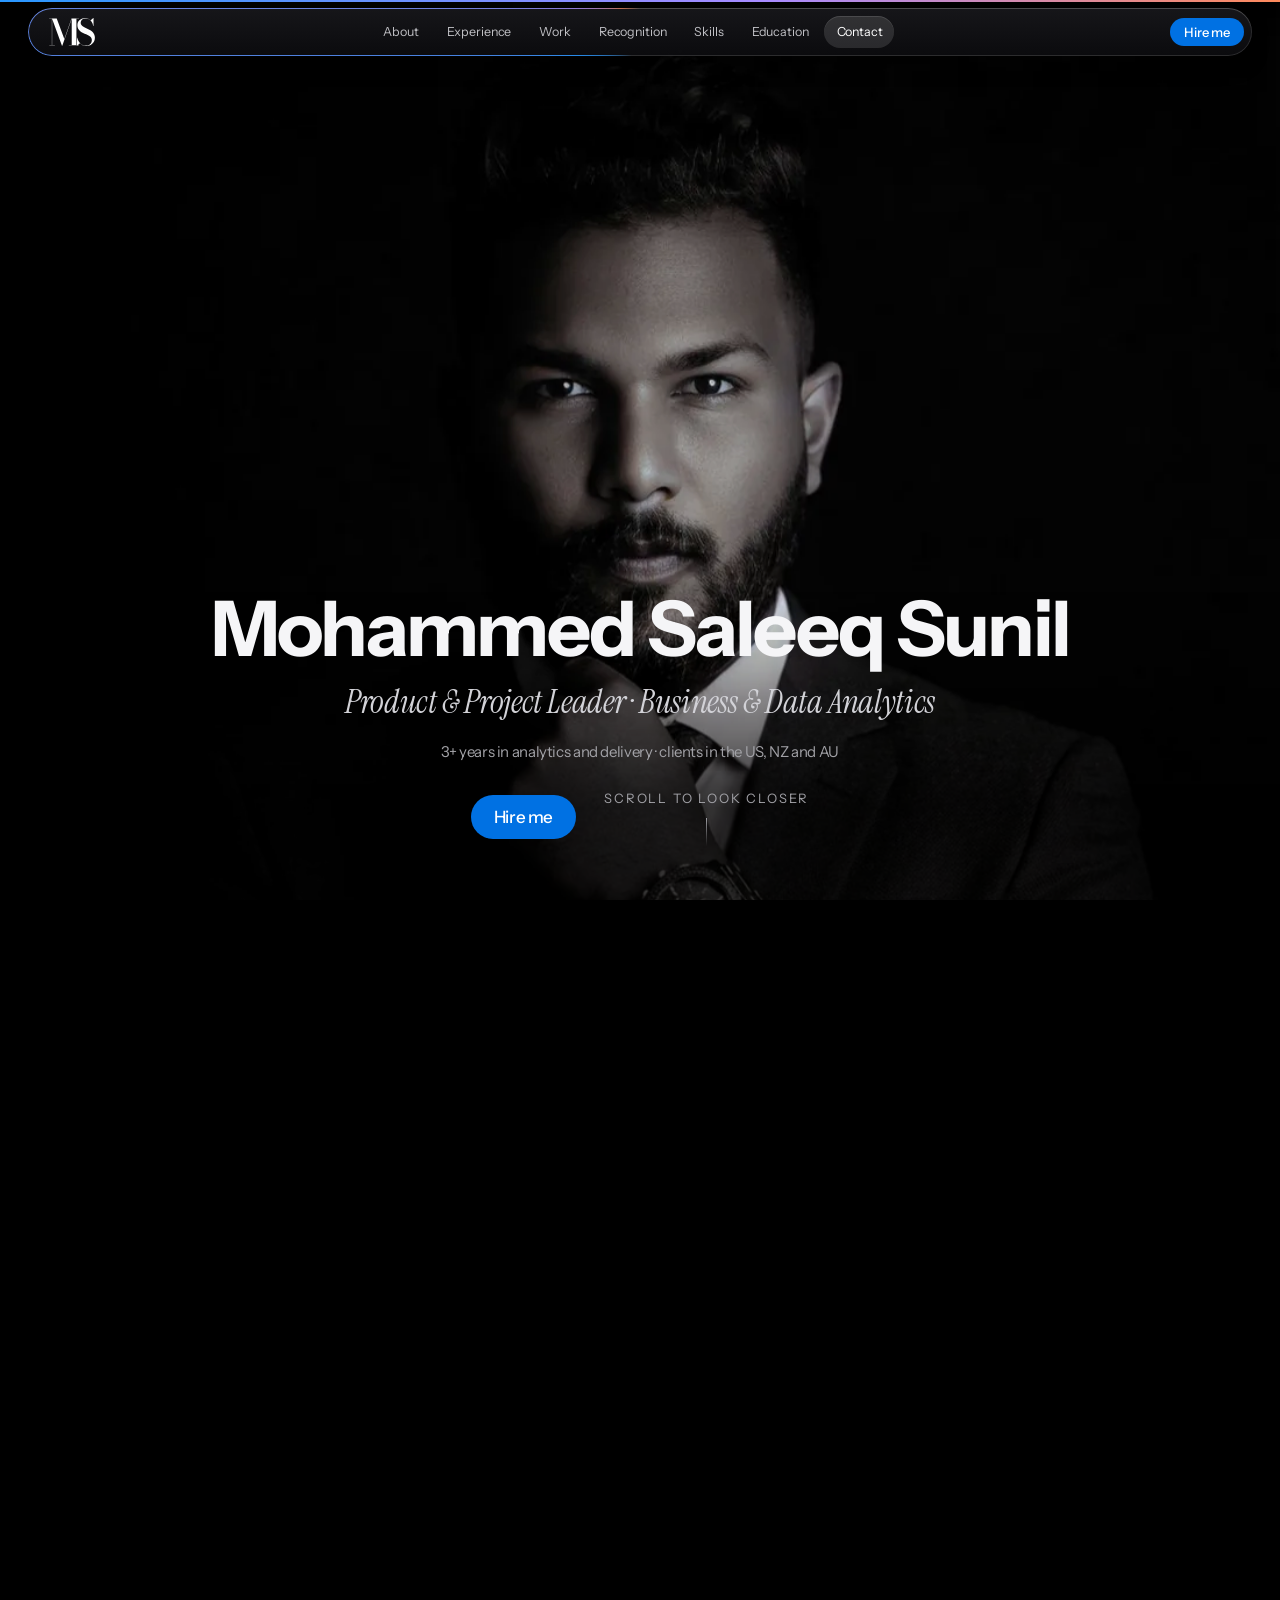
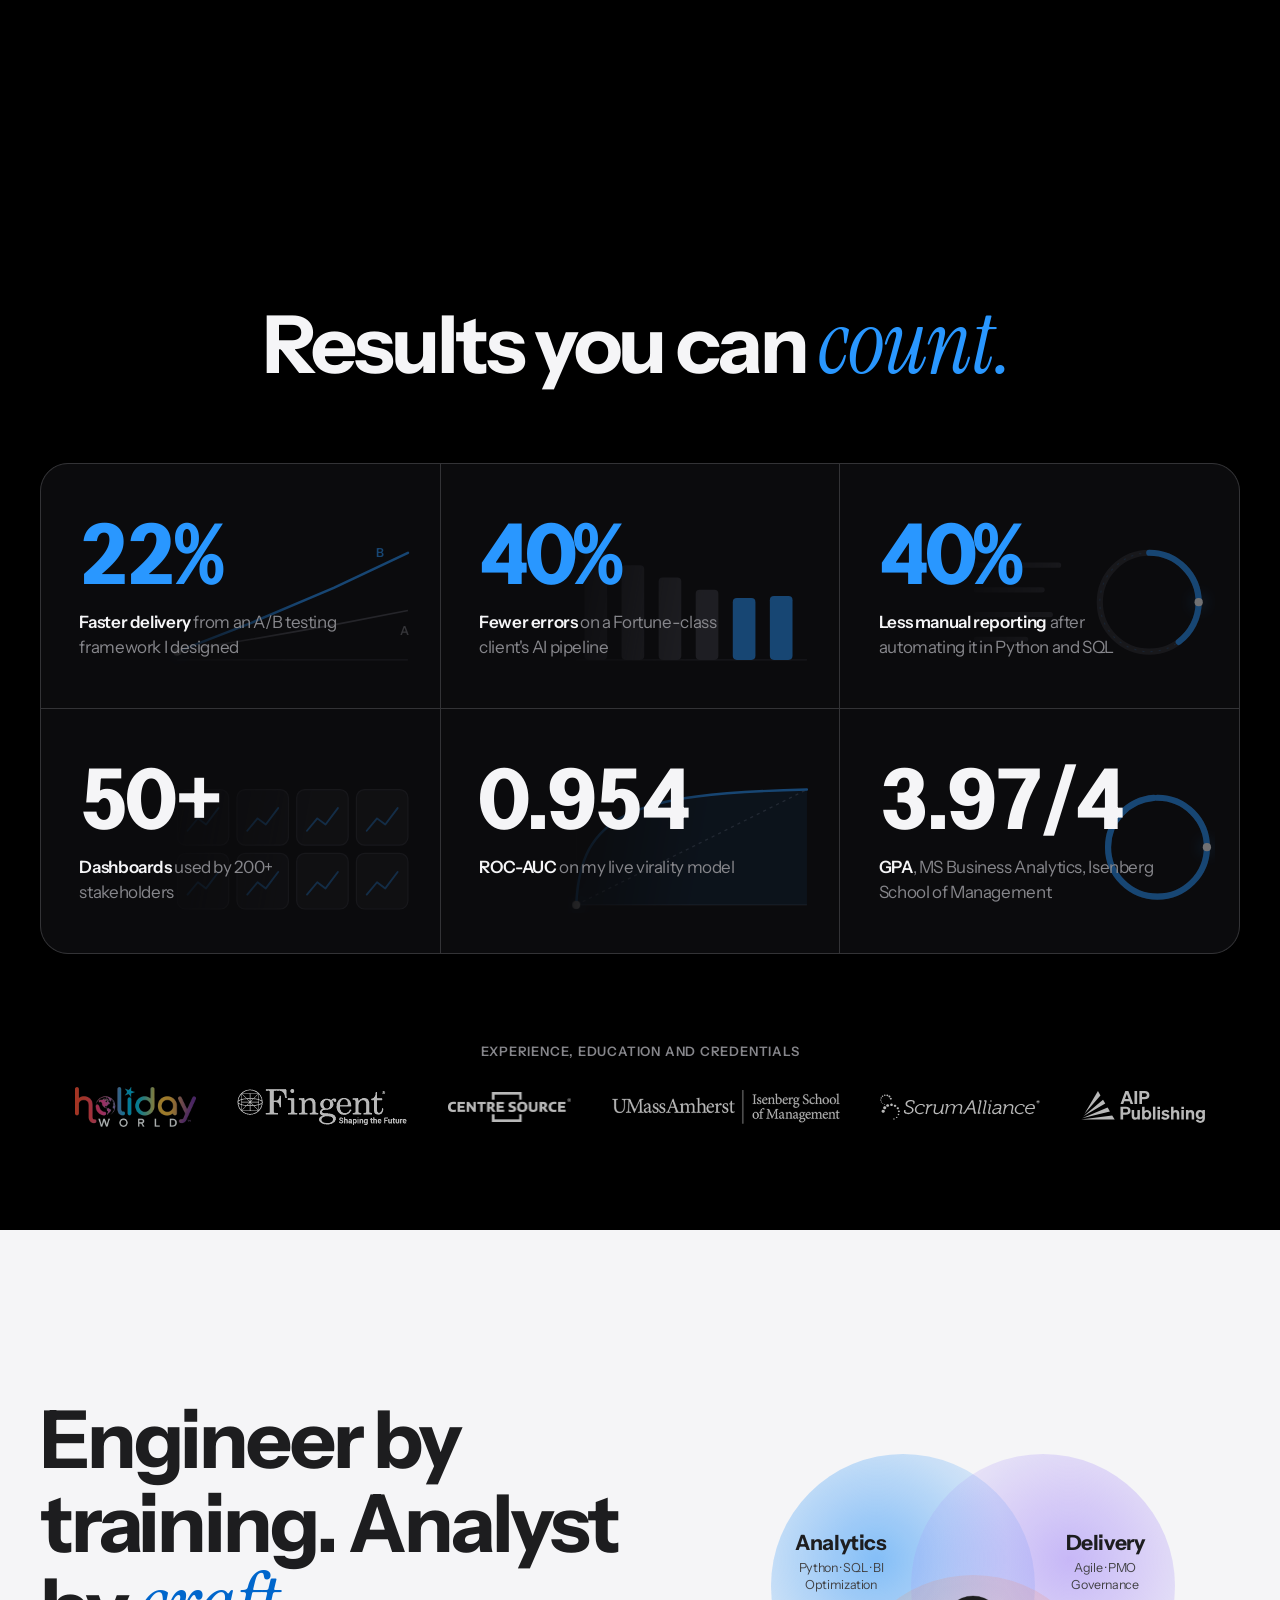
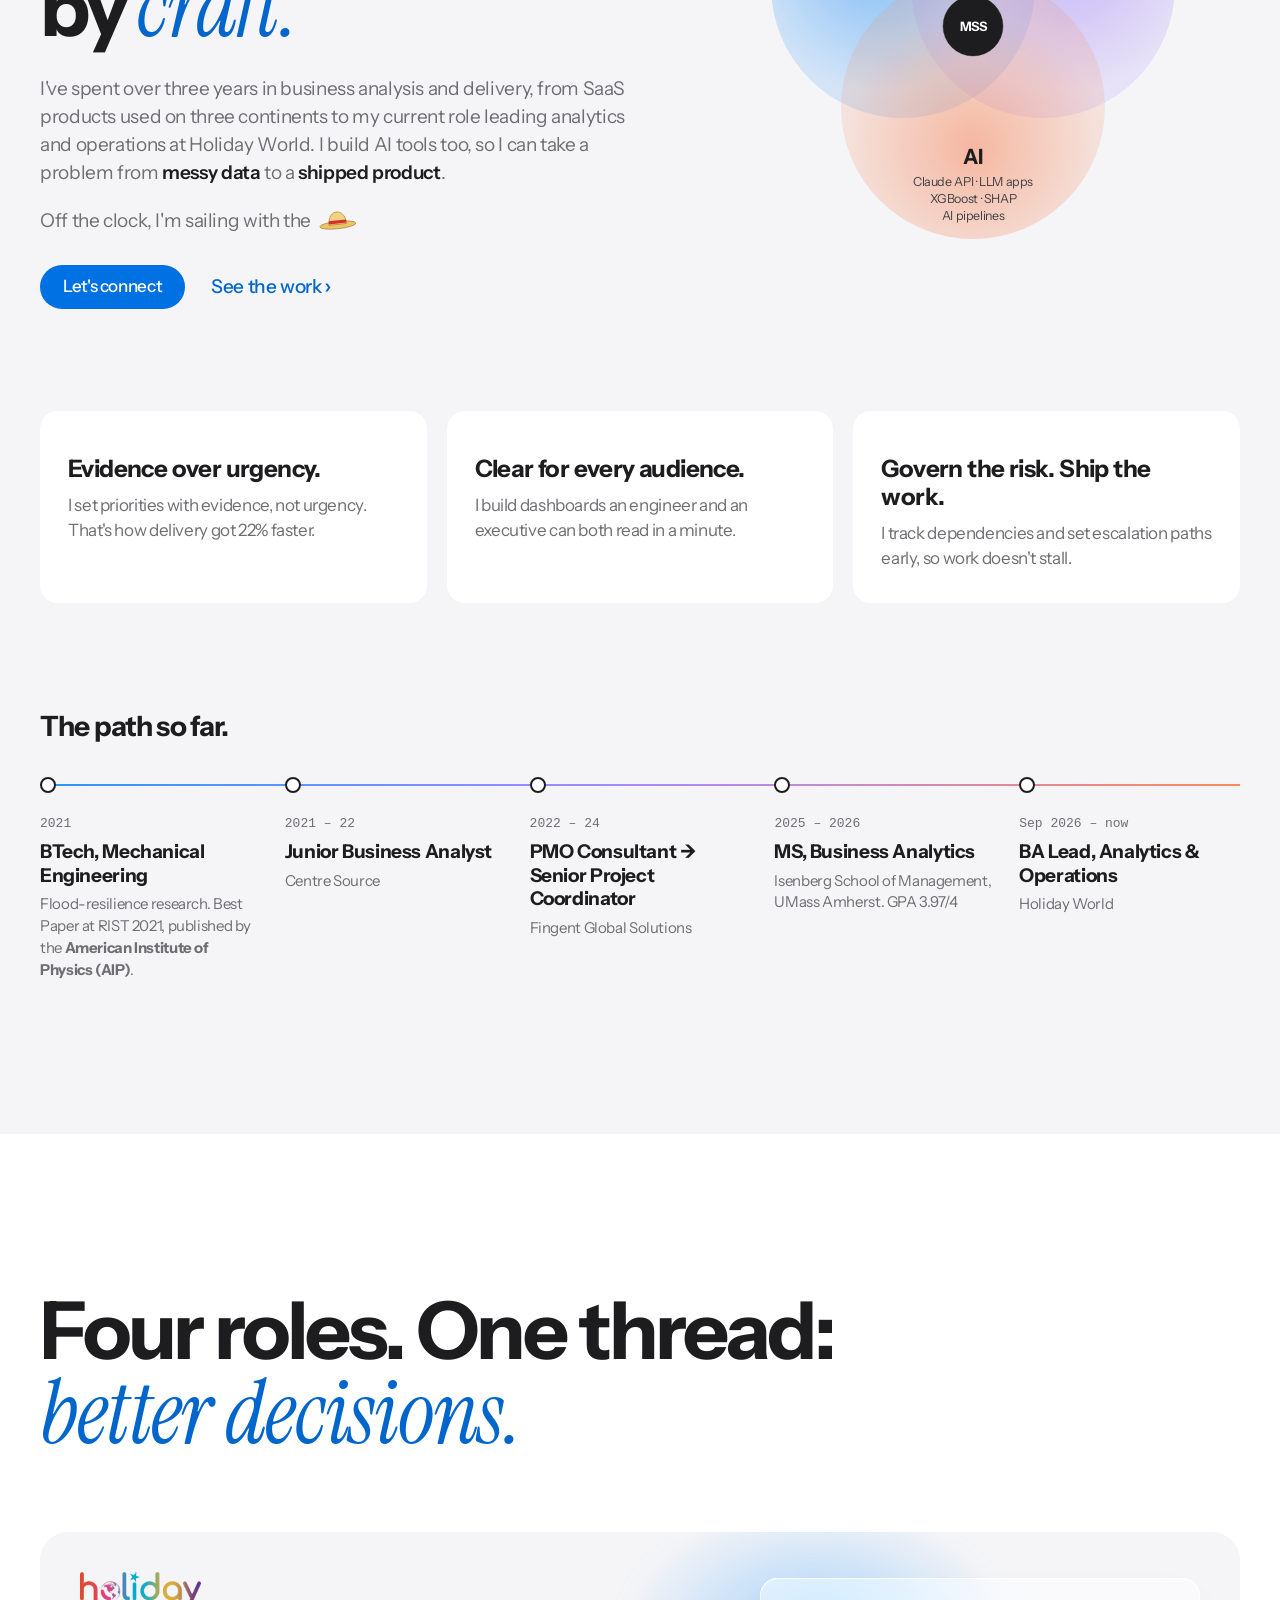
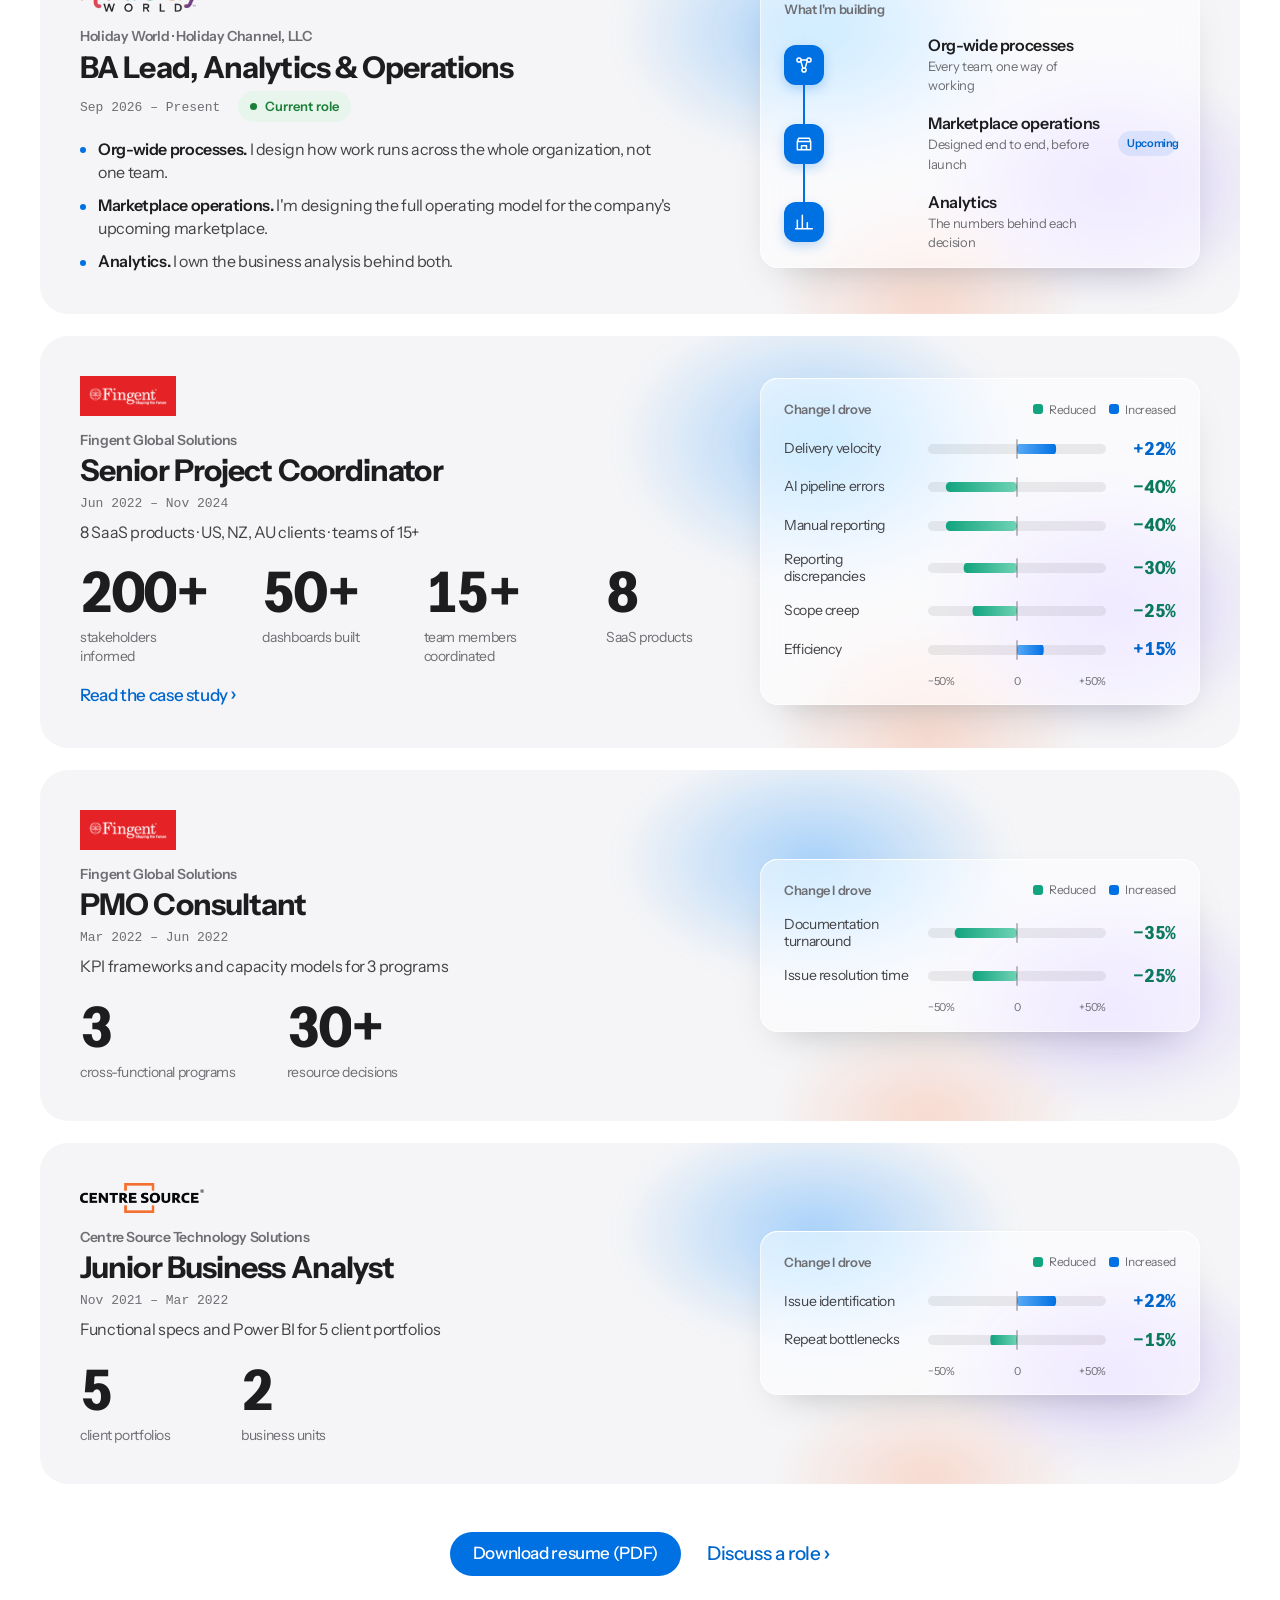
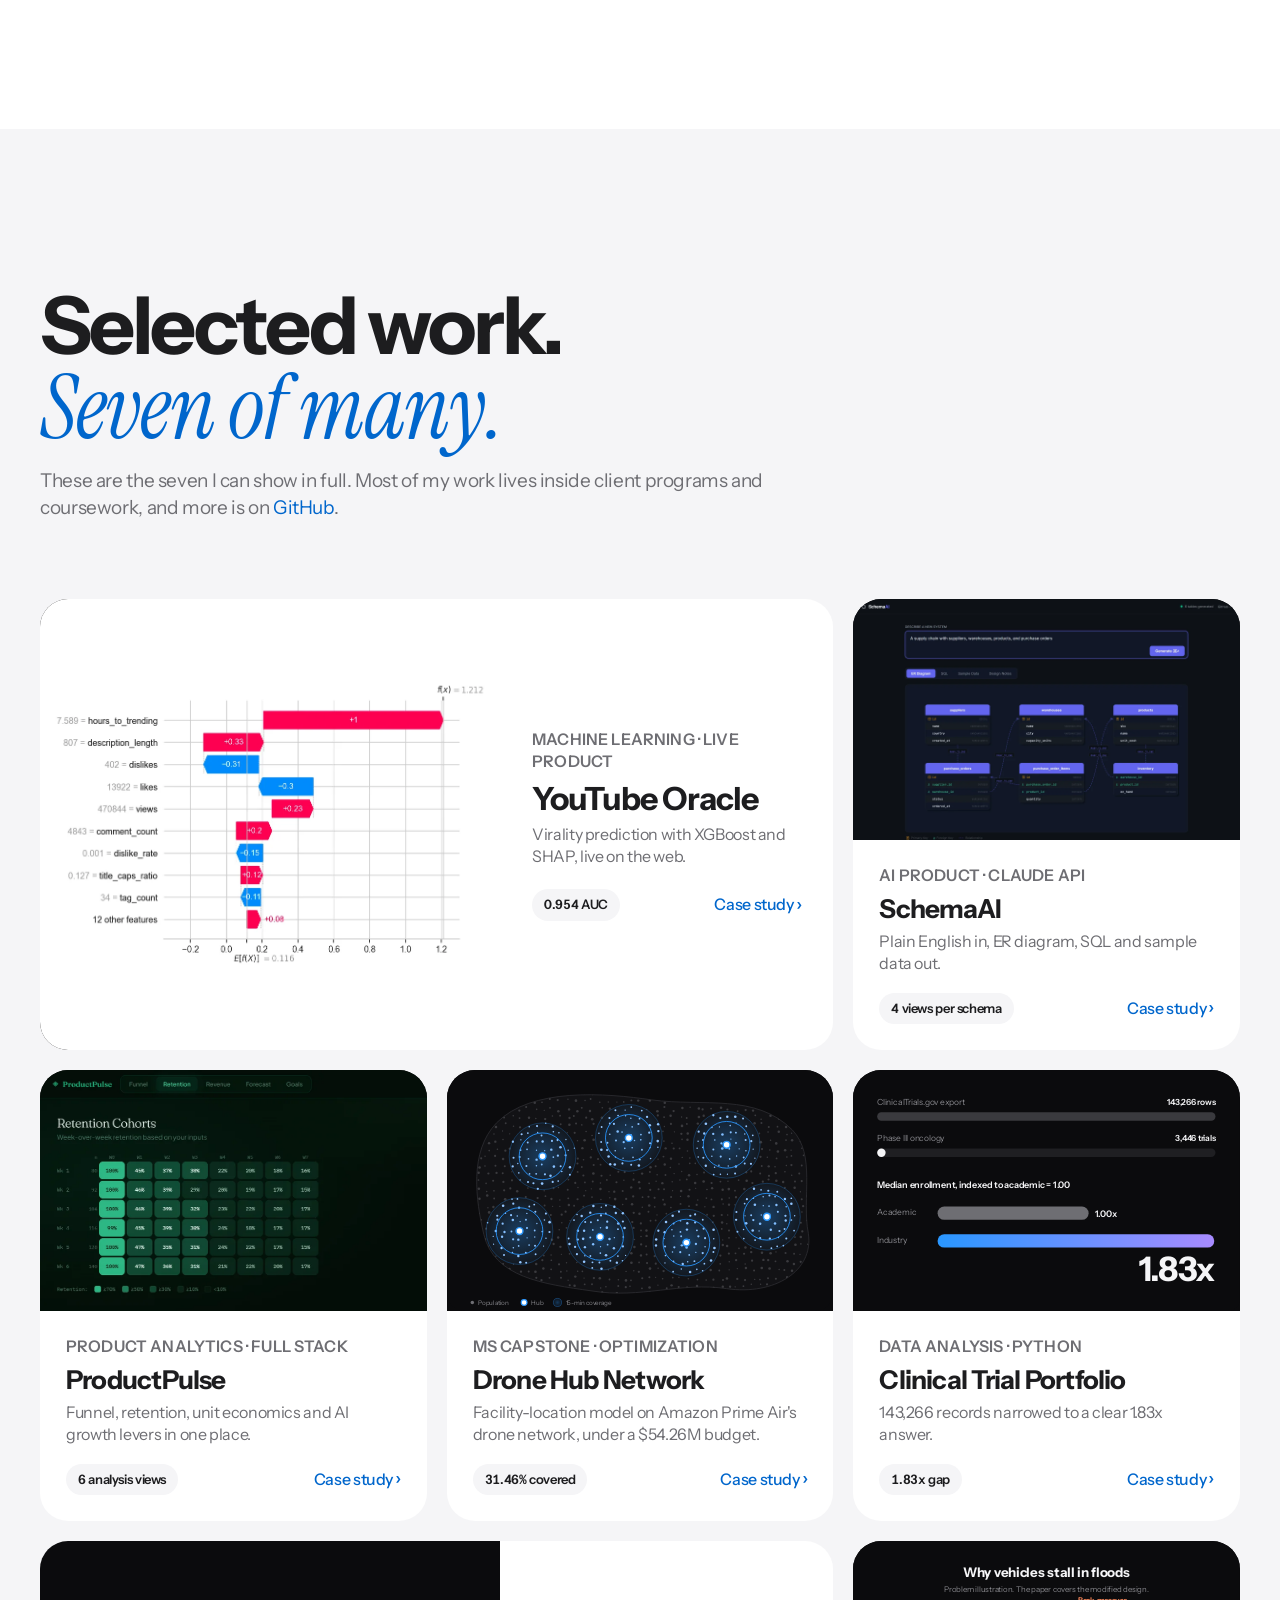
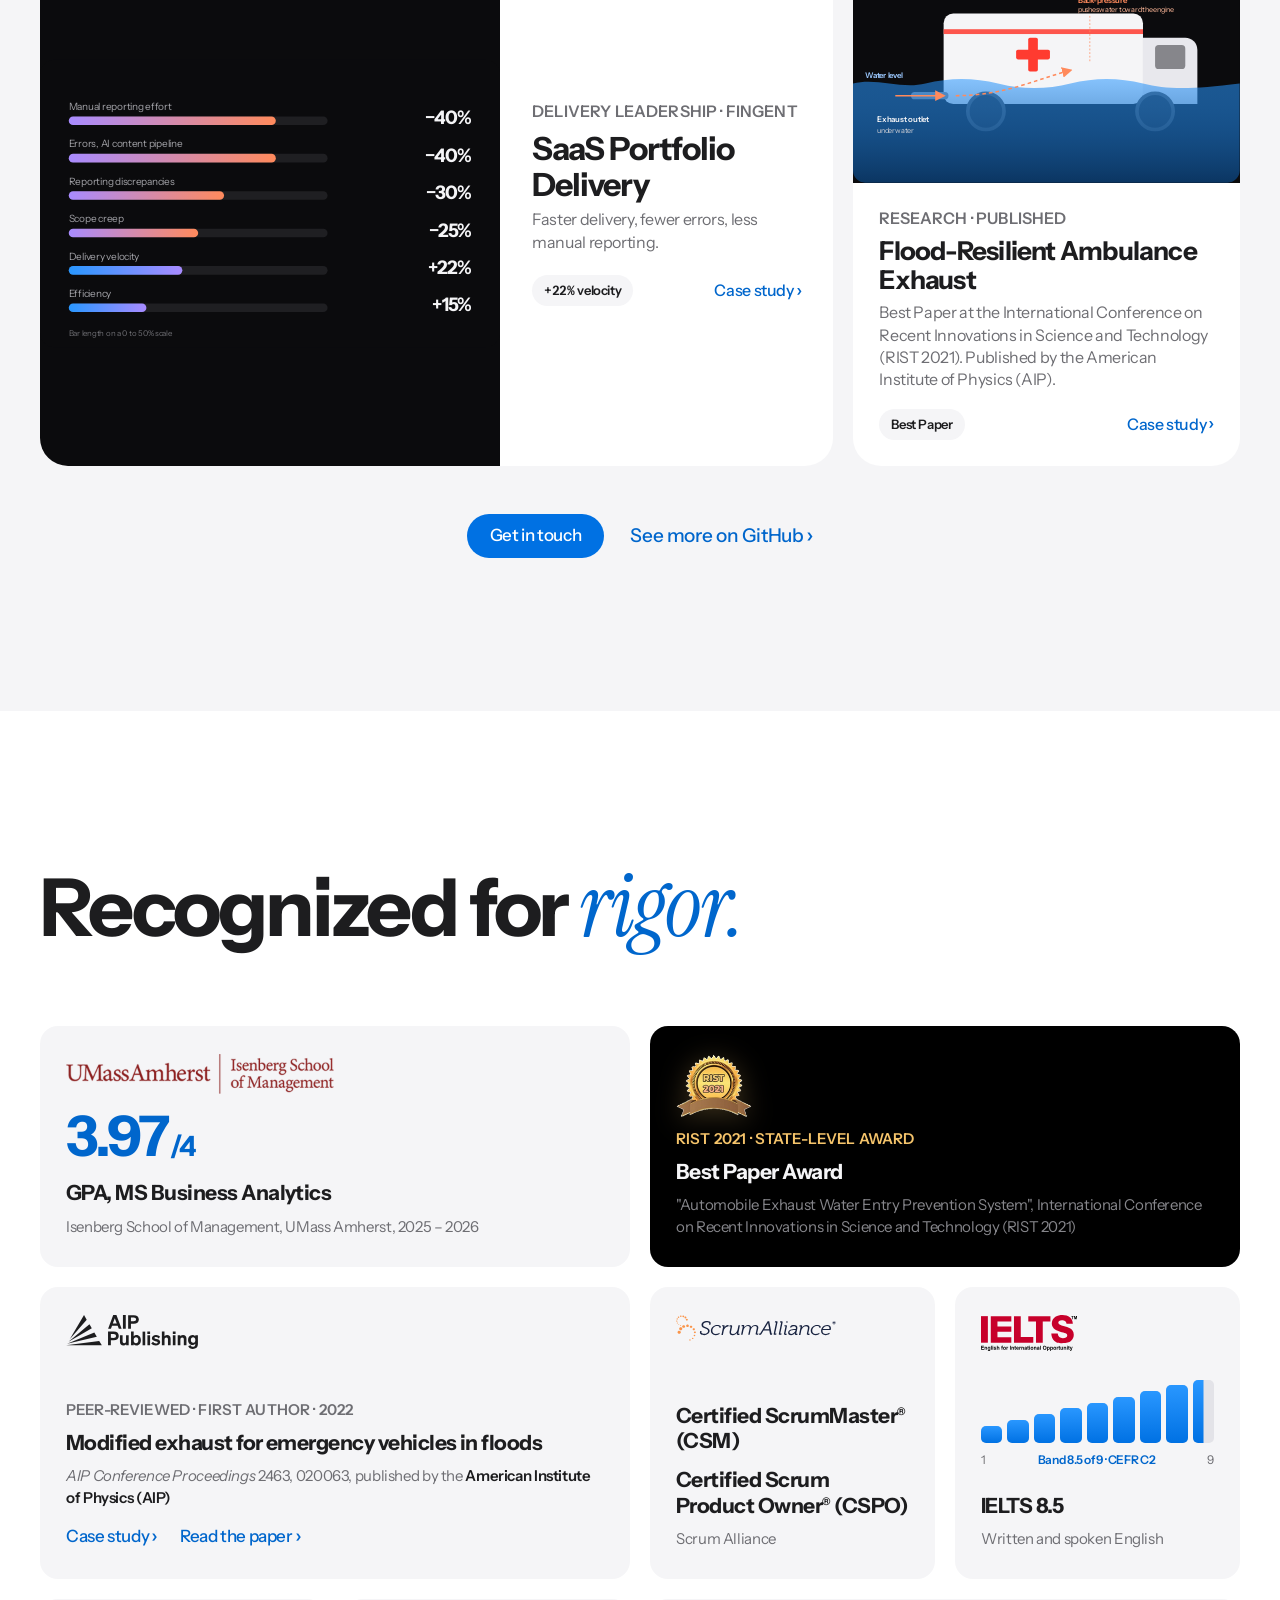
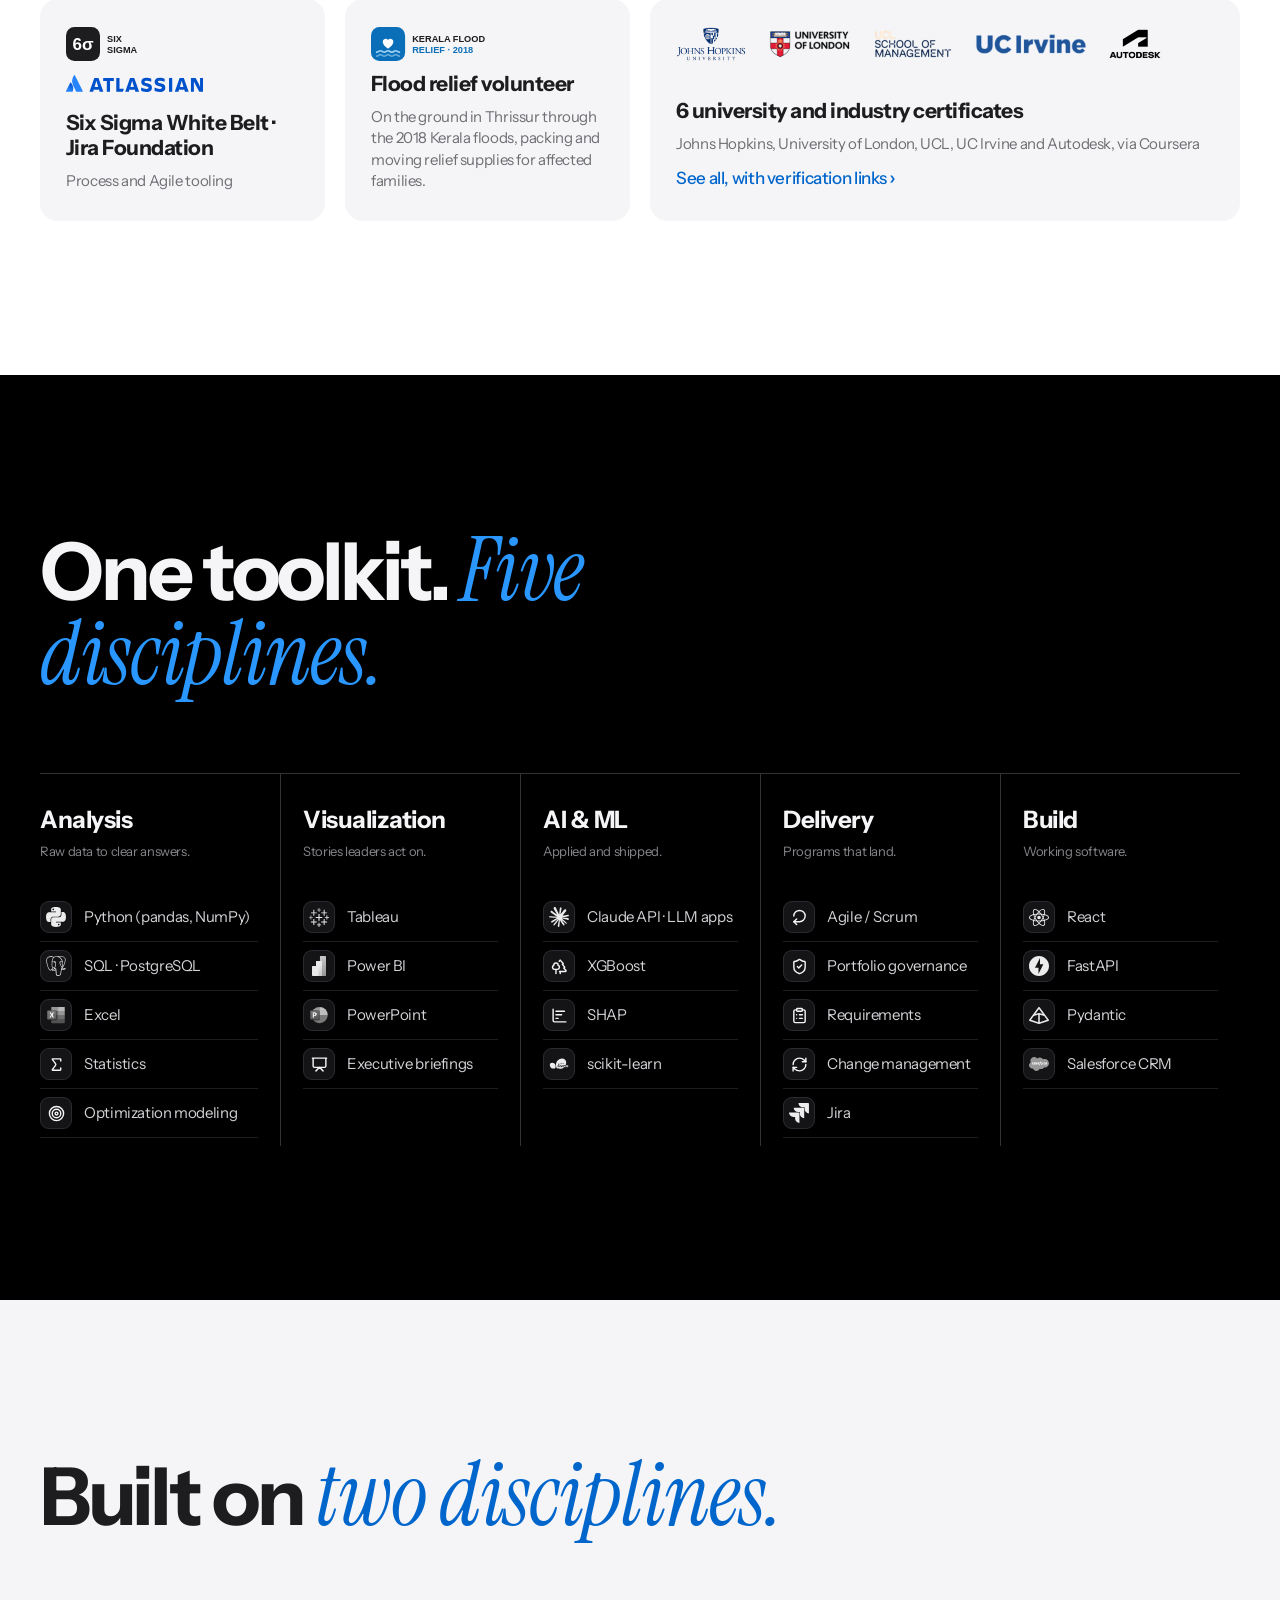
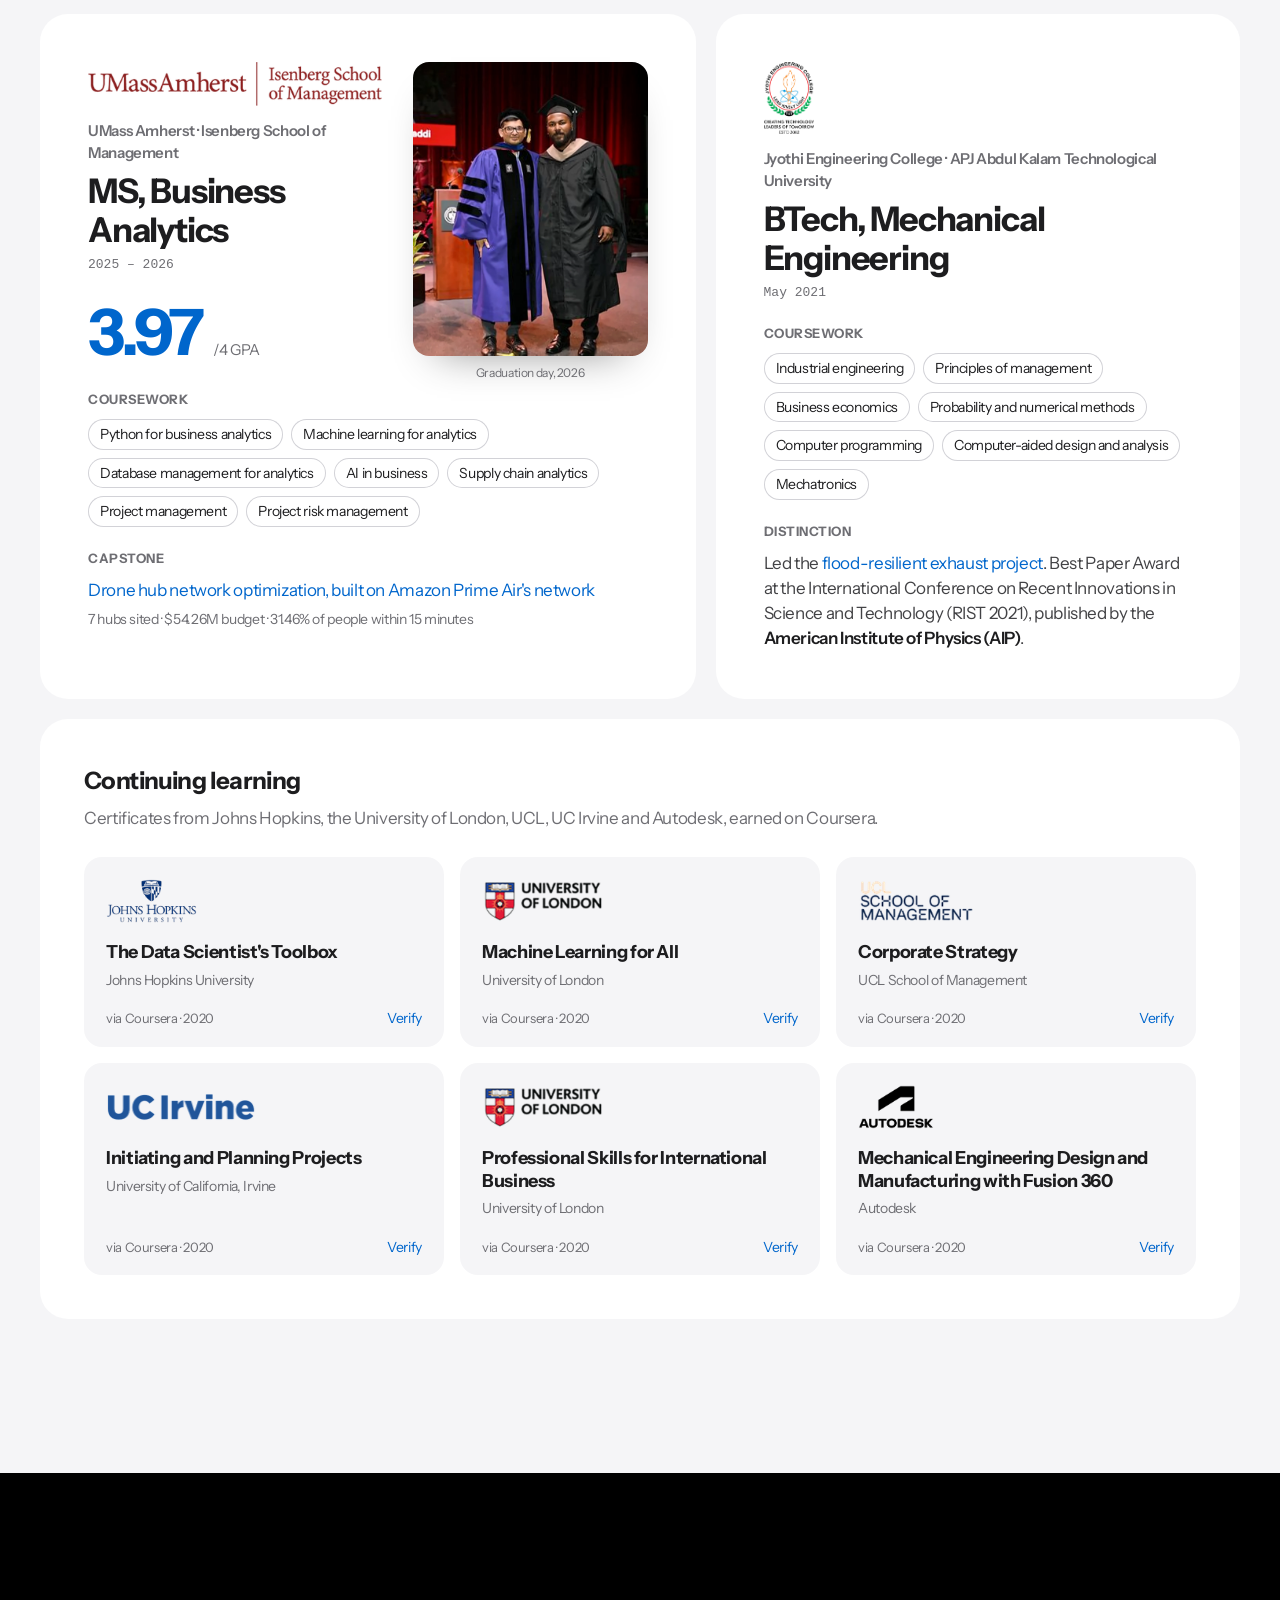
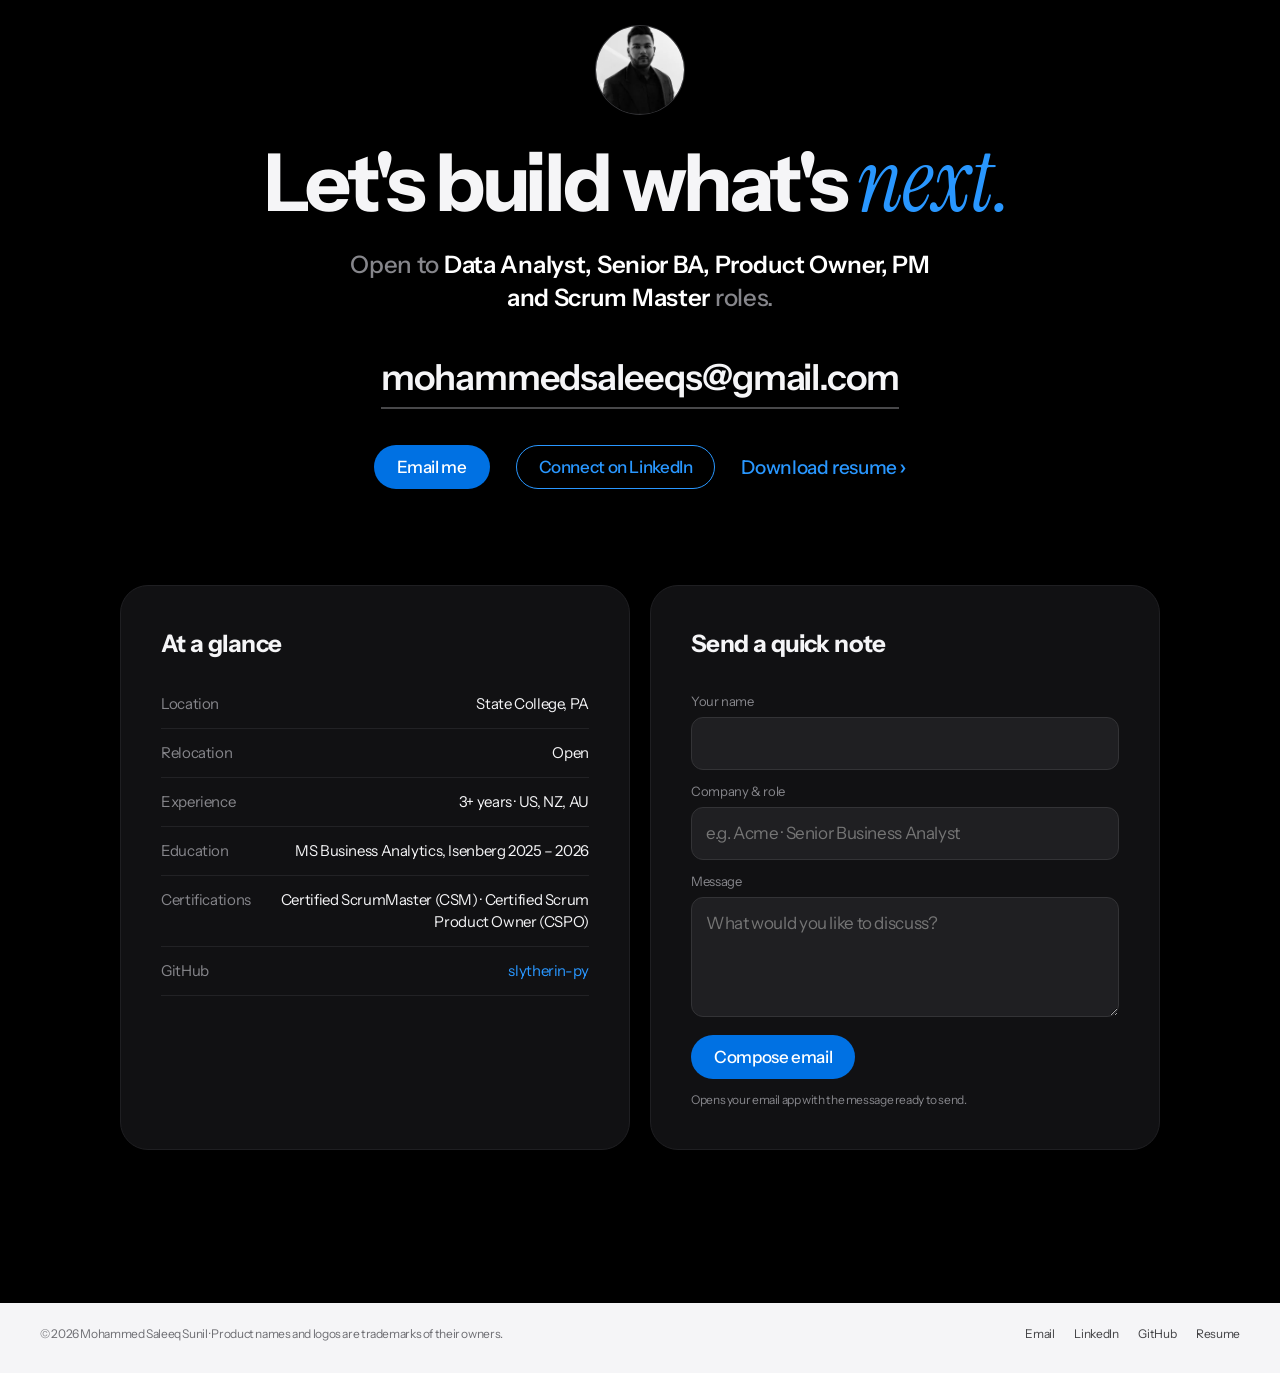
<file: index.html>
<!doctype html>
<html lang="en">
<head>
  <meta charset="utf-8">
  <meta name="viewport" content="width=device-width, initial-scale=1, viewport-fit=cover">
  <title>Mohammed Saleeq Sunil · Product &amp; Project Leader · Business &amp; Data Analytics</title>
  <meta name="description" content="Product and project leader with business and data analytics expertise. MS Business Analytics, Isenberg School of Management, UMass Amherst (GPA 3.97/4). Certified ScrumMaster (CSM) and Certified Scrum Product Owner (CSPO). 22% faster delivery, 40% fewer errors, 50+ dashboards for 200+ stakeholders, and AI products built end to end.">
  <meta name="author" content="Mohammed Saleeq Sunil">
  <meta name="theme-color" content="#000">
  <link rel="canonical" href="https://slytherin-py.github.io/">
  <meta property="og:type" content="website">
  <meta property="og:url" content="https://slytherin-py.github.io/">
  <meta property="og:site_name" content="Mohammed Saleeq Sunil">
  <meta property="og:title" content="Mohammed Saleeq Sunil · Product &amp; Project Leader · Business &amp; Data Analytics">
  <meta property="og:description" content="Product and project leader with business and data analytics expertise, turning complex portfolios into clear decisions. Open to Data Analyst, Senior BA, Product Owner and PM roles.">
  <meta property="og:image" content="https://slytherin-py.github.io/assets/og.jpg?v=5">
  <meta property="og:image:width" content="1200">
  <meta property="og:image:height" content="630">
  <meta property="og:image:alt" content="Mohammed Saleeq Sunil: Data in. Decisions out. Product &amp; Project Leader, Business &amp; Data Analytics.">
  <meta name="twitter:card" content="summary_large_image">
  <meta name="twitter:image" content="https://slytherin-py.github.io/assets/og.jpg?v=5">
  <link rel="icon" href="assets/favicon.svg?v=zr1" type="image/svg+xml">
  <link rel="preload" as="image" href="assets/portrait.webp?v=k1" type="image/webp">
  <link rel="preconnect" href="https://fonts.googleapis.com">
  <link rel="preconnect" href="https://fonts.gstatic.com" crossorigin>
  <link rel="stylesheet" href="https://fonts.googleapis.com/css2?family=Instrument+Sans:wdth,wght@85..100,400..700&family=Instrument+Serif:ital@0;1&display=swap">
  <link rel="stylesheet" href="styles.css?v=4ad0dd28">
  <script>document.documentElement.classList.add('js')</script>
  <script type="application/ld+json">
  {
    "@context": "https://schema.org",
    "@type": "Person",
    "name": "Mohammed Saleeq Sunil",
    "jobTitle": "BA Lead, Analytics & Operations",
    "description": "Product & Project Leader · Business & Data Analytics",
    "worksFor": { "@type": "Organization", "name": "Holiday Channel, LLC (Holiday World)", "url": "https://myholidayworld.com" },
    "email": "mailto:mohammedsaleeqs@gmail.com",
    "address": { "@type": "PostalAddress", "addressLocality": "State College", "addressRegion": "PA", "addressCountry": "US" },
    "alumniOf": [
      { "@type": "CollegeOrUniversity", "name": "University of Massachusetts Amherst, Isenberg School of Management" },
      { "@type": "CollegeOrUniversity", "name": "APJ Abdul Kalam Technological University" }
    ],
    "award": ["Best Paper Award, International Conference on Recent Innovations in Science and Technology (RIST 2021), state-level award"],
    "hasCredential": ["Certified ScrumMaster (CSM)", "Certified Scrum Product Owner (CSPO)", "Six Sigma White Belt", "Jira Foundation"],
    "knowsAbout": ["Business Analysis", "Data Analysis", "Project Management", "Agile", "Python", "SQL", "Tableau", "Power BI", "Machine Learning", "Optimization", "LLM applications"],
    "subjectOf": {
      "@type": "ScholarlyArticle",
      "name": "Design and analysis of modified exhaust of emergency medical response vehicle during flood conditions",
      "isPartOf": "AIP Conference Proceedings 2463, 020063 (American Institute of Physics)",
      "datePublished": "2022-05-02",
      "sameAs": "https://doi.org/10.1063/5.0080439"
    },
    "sameAs": ["https://www.linkedin.com/in/mohammed-saleeq-sunil", "https://github.com/slytherin-py"]
  }
  </script>
</head>
<body>
<a class="skip-link" href="#main">Skip to content</a>

<header class="nav" id="nav">
  <div class="wrap-wide nav-inner">
    <a class="brand" href="#top" aria-label="Mohammed Saleeq Sunil, home">
      <img class="brand-sig" src="assets/mark.svg?v=zr1" alt="MS, Mohammed Saleeq Sunil" width="48" height="30">
    </a>
    <nav aria-label="Primary">
      <div class="nav-links" id="nav-links">
        <a href="#about">About</a>
        <a href="#experience">Experience</a>
        <a href="#work">Work</a>
        <a href="#recognition">Recognition</a>
        <a href="#skills">Skills</a>
        <a href="#education">Education</a>
        <a href="#contact">Contact</a>
      </div>
    </nav>
    <div class="nav-actions">
      <a class="btn btn-primary btn-sm" href="#contact">Hire me</a>
      <button class="menu-btn" id="menu-btn" aria-controls="nav-links" aria-expanded="false" aria-label="Open menu"><span></span><span></span></button>
    </div>
  </div>
</header>

<main id="main">

<!-- ============ HERO ============ -->
<section class="hero dive dark" id="top" aria-labelledby="hero-title">
  <div class="dive-stage">
    <div class="wrap hero-copy dive-scene">
      <h1 class="display reveal" id="hero-title" style="--d:.08s">Data in. <span class="gradient-text">Decisions out.</span></h1>
      <p class="lede reveal" style="--d:.16s">I connect <strong>analytics</strong>, <strong>Agile delivery</strong> and <strong>AI</strong> to turn complex portfolios into results you can measure.</p>
      <div class="cta-row reveal" style="--d:.24s">
        <a class="btn btn-primary" href="#contact">Hire me</a>
        <a class="more" href="#work">View my work</a>
        <a class="more" href="assets/Mohammed_Saleeq_Sunil_Resume.pdf" download>Download resume</a>
      </div>
      <p class="hero-meta reveal" style="--d:.3s"><span>MS Business Analytics, Isenberg School of Management</span><span>Certified ScrumMaster &amp; Scrum Product Owner</span><span>Open to relocation</span></p>
    </div>
    <div class="dive-face" aria-hidden="true">
      <picture>
        <source srcset="assets/portrait.webp?v=k1" type="image/webp">
        <img src="assets/portrait.jpg?v=k1" width="1100" height="1525" alt="" fetchpriority="high">
      </picture>
    </div>
    <div class="dive-intro">
      <p class="dive-name">Mohammed Saleeq Sunil</p>
      <p class="dive-role"><span>Product &amp; Project Leader</span><span class="role-sep"> · </span><span>Business &amp; Data Analytics</span></p>
      <p class="dive-fact">3+ years in analytics and delivery · clients in the US, NZ and AU</p>
      <div class="dive-actions"><a class="btn btn-primary" href="#contact">Hire me</a><span class="dive-cue" aria-hidden="true">Scroll to look closer</span></div>
    </div>
  </div>
</section>

<!-- ============ STATS ============ -->
<section class="stats dark section-tight" aria-labelledby="stats-title">
  <div class="wrap-wide">
    <div class="section-head center">
      <h2 class="headline reveal" id="stats-title" style="--d:.06s">Results you can <span class="gradient-text">count.</span></h2>
    </div>
    <div class="stats-grid">
      <div class="stat reveal"><svg class="stat-viz" viewBox="0 0 120 64" preserveAspectRatio="xMaxYMax meet" aria-hidden="true"><path class="sv-grid" d="M4 60H116"/><path class="sv-a" pathLength="1" d="M4 56L40 50L80 43L116 36"/><path class="sv-line" pathLength="1" d="M4 56L40 42L80 25L116 8"/><circle class="sv-dot sv-ab" r="3.5"/><text x="116" y="48" class="sv-t">A</text><text x="104" y="10" class="sv-t sv-tb">B</text></svg><span class="stat-num gradient-text" data-count="22" data-suffix="%">22%</span><p class="stat-label"><strong>Faster delivery</strong> from an A/B testing framework I designed</p></div>
      <div class="stat reveal" style="--d:.06s"><svg class="stat-viz" viewBox="0 0 120 64" preserveAspectRatio="xMaxYMax meet" aria-hidden="true"><path class="sv-grid" d="M4 60H116"/><rect class="sv-bar" style="--i:0" x="8" y="8" width="11" height="52" rx="2"/><rect class="sv-bar" style="--i:1" x="26" y="14" width="11" height="46" rx="2"/><rect class="sv-bar" style="--i:2" x="44" y="20" width="11" height="40" rx="2"/><rect class="sv-bar" style="--i:3" x="62" y="26" width="11" height="34" rx="2"/><rect class="sv-bar sv-bar-hi" style="--i:4" x="80" y="30" width="11" height="30" rx="2"/><rect class="sv-bar sv-bar-hi" style="--i:5" x="98" y="29" width="11" height="31" rx="2"/></svg><span class="stat-num gradient-text" data-count="40" data-suffix="%">40%</span><p class="stat-label"><strong>Fewer errors</strong> on a Fortune-class client's AI pipeline</p></div>
      <div class="stat reveal" style="--d:.12s"><svg class="stat-viz" viewBox="0 0 120 64" preserveAspectRatio="xMaxYMax meet" aria-hidden="true"><g transform="translate(88 32)"><circle class="sv-track" r="24"/><circle class="sv-arc" r="24" pathLength="1" style="--to:.6"/><circle class="sv-orbit" r="24"/><circle class="sv-dot sv-spin" cx="24" r="3"/></g><path class="sv-row" d="M4 14H44M4 26H36M4 38H40M4 50H28"/></svg><span class="stat-num gradient-text" data-count="40" data-suffix="%">40%</span><p class="stat-label"><strong>Less manual reporting</strong> after automating it in Python and SQL</p></div>
      <div class="stat reveal"><svg class="stat-viz" viewBox="0 0 120 64" preserveAspectRatio="xMaxYMax meet" aria-hidden="true"><rect class="sv-tile" style="--i:0" x="4" y="4" width="25" height="27" rx="4"/><path class="sv-mini" d="M9 24l5-6 4 3 6-8"/><rect class="sv-tile" style="--i:1" x="33" y="4" width="25" height="27" rx="4"/><path class="sv-mini" d="M38 24l5-6 4 3 6-8"/><rect class="sv-tile" style="--i:2" x="62" y="4" width="25" height="27" rx="4"/><path class="sv-mini" d="M67 24l5-6 4 3 6-8"/><rect class="sv-tile" style="--i:3" x="91" y="4" width="25" height="27" rx="4"/><path class="sv-mini" d="M96 24l5-6 4 3 6-8"/><rect class="sv-tile" style="--i:4" x="4" y="35" width="25" height="27" rx="4"/><path class="sv-mini" d="M9 55l5-6 4 3 6-8"/><rect class="sv-tile" style="--i:5" x="33" y="35" width="25" height="27" rx="4"/><path class="sv-mini" d="M38 55l5-6 4 3 6-8"/><rect class="sv-tile" style="--i:6" x="62" y="35" width="25" height="27" rx="4"/><path class="sv-mini" d="M67 55l5-6 4 3 6-8"/><rect class="sv-tile" style="--i:7" x="91" y="35" width="25" height="27" rx="4"/><path class="sv-mini" d="M96 55l5-6 4 3 6-8"/></svg><span class="stat-num" data-count="50" data-suffix="+">50+</span><p class="stat-label"><strong>Dashboards</strong> used by 200+ stakeholders</p></div>
      <div class="stat reveal" style="--d:.06s"><svg class="stat-viz" viewBox="0 0 120 64" preserveAspectRatio="xMaxYMax meet" aria-hidden="true"><path class="sv-grid" d="M4 60H116M4 60V4"/><path class="sv-diag" d="M4 60L116 4"/><path class="sv-area" d="M4 60C6 16 30 6 116 4V60Z"/><path class="sv-line" pathLength="1" d="M4 60C6 16 30 6 116 4"/><circle class="sv-dot sv-roc" r="3.5"/></svg><span class="stat-num" data-count="0.954" data-decimals="3">0.954</span><p class="stat-label"><strong>ROC-AUC</strong> on my live virality model</p></div>
      <div class="stat reveal" style="--d:.12s"><svg class="stat-viz" viewBox="0 0 120 64" preserveAspectRatio="xMaxYMax meet" aria-hidden="true"><g transform="translate(92 32)"><circle class="sv-track" r="24"/><circle class="sv-arc" r="24" pathLength="1" style="--to:.0075"/><circle class="sv-dot sv-spin" cx="24" r="3"/></g></svg><span class="stat-num" data-count="3.97" data-decimals="2" data-suffix="/4">3.97/4</span><p class="stat-label"><strong>GPA</strong>, MS Business Analytics, Isenberg School of Management</p></div>
    </div>
    <div class="logo-strip reveal">
      <p>Experience, education and credentials</p>
      <ul>
        <li><img src="assets/logos/holiday-world-white.png" alt="Holiday World" height="40"></li>
        <li><img src="assets/logos/fingent-white.png" alt="Fingent" height="36"></li>
        <li><img src="assets/logos/centresource-white.png" alt="Centre Source" height="30"></li>
        <li><img src="assets/logos/isenberg-white.png" alt="UMass Amherst Isenberg School of Management" height="34"></li>
        <li><img src="assets/logos/scrum-alliance-white.svg" alt="Scrum Alliance" width="160" height="26"></li>
        <li><img src="assets/logos/aip-white.svg" alt="AIP Publishing" width="124" height="32"></li>
      </ul>
    </div>
  </div>
</section>

<!-- ============ ABOUT ============ -->
<section class="section gray" id="about" aria-labelledby="about-title">
  <div class="wrap-wide">
    <div class="about-grid">
      <div class="about-copy">
        <h2 class="headline reveal" id="about-title" style="--d:.06s; margin:14px 0 26px">Engineer by training. Analyst by <span class="gradient-text">craft.</span></h2>
        <p class="reveal">I've spent over three years in business analysis and delivery, from SaaS products used on three continents to my current role leading analytics and operations at Holiday World. I build AI tools too, so I can take a problem from <strong>messy data</strong> to a <strong>shipped product</strong>.</p>
        <p class="reveal off-clock">Off the clock, I'm sailing with the <button class="op-btn" type="button" aria-label="Straw Hats. Click for a surprise" title="Click me"><svg class="op-hat" viewBox="0 0 64 34" aria-hidden="true"><ellipse class="b" cx="32" cy="26" rx="29" ry="6"/><path class="d" d="M18 25C18 11 25 5 32 5s14 6 14 20z"/><path class="r" d="M18.2 18.5h27.6l.4 5H17.8z"/></svg></button></p>
        <div class="cta-row reveal" style="justify-content:flex-start; margin-top:30px">
          <a class="btn btn-primary" href="#contact">Let's connect</a>
          <a class="more" href="#work">See the work</a>
        </div>
      </div>
      <figure class="reveal" style="--d:.1s; margin:0">
        <svg class="venn" viewBox="0 0 460 440" role="img" aria-labelledby="venn-title">
          <title id="venn-title">Three overlapping circles: Analytics, Delivery and AI, with Mohammed at the center</title>
          <defs>
            <radialGradient id="vA" cx=".4" cy=".4"><stop offset="0" stop-color="#2997ff" stop-opacity=".55"/><stop offset="1" stop-color="#2997ff" stop-opacity=".16"/></radialGradient>
            <radialGradient id="vB" cx=".6" cy=".4"><stop offset="0" stop-color="#a88bff" stop-opacity=".55"/><stop offset="1" stop-color="#a88bff" stop-opacity=".16"/></radialGradient>
            <radialGradient id="vC" cx=".5" cy=".65"><stop offset="0" stop-color="#ff8a5c" stop-opacity=".55"/><stop offset="1" stop-color="#ff8a5c" stop-opacity=".16"/></radialGradient>
          </defs>
          <g style="mix-blend-mode:multiply">
            <circle class="v-a" cx="160" cy="160" r="132" fill="url(#vA)"/><circle class="v-b" cx="300" cy="160" r="132" fill="url(#vB)"/><circle class="v-c" cx="230" cy="281" r="132" fill="url(#vC)"/>
          </g>
          <g font-weight="700" font-size="21" fill="#1d1d1f" letter-spacing="-.4">
            <text x="98" y="124" text-anchor="middle">Analytics</text><text x="362" y="124" text-anchor="middle">Delivery</text><text x="230" y="338" text-anchor="middle">AI</text>
          </g>
          <g font-size="12.5" fill="#424245" text-anchor="middle">
            <text x="98" y="146">Python · SQL · BI</text><text x="98" y="163">Optimization</text>
            <text x="362" y="146">Agile · PMO</text><text x="362" y="163">Governance</text>
            <text x="230" y="360">Claude API · LLM apps</text><text x="230" y="377">XGBoost · SHAP</text><text x="230" y="394">AI pipelines</text>
          </g>
          <circle class="v-ring" cx="230" cy="200" r="30" fill="none" stroke="#1d1d1f" stroke-opacity=".35"/>
          <circle cx="230" cy="200" r="30" fill="#1d1d1f"/>
          <text x="230" y="205" text-anchor="middle" font-size="13" font-weight="700" fill="#fff">MSS</text>
        </svg>
      </figure>
    </div>

    <div class="principles">
      <article class="principle reveal"><h3>Evidence over urgency.</h3><p>I set priorities with evidence, not urgency. That's how delivery got 22% faster.</p></article>
      <article class="principle reveal" style="--d:.08s"><h3>Clear for every audience.</h3><p>I build dashboards an engineer and an executive can both read in a minute.</p></article>
      <article class="principle reveal" style="--d:.16s"><h3>Govern the risk. Ship the work.</h3><p>I track dependencies and set escalation paths early, so work doesn't stall.</p></article>
    </div>

    <div class="journey">
      <h3 class="reveal">The path so far.</h3>
      <ol class="journey-track" data-observe>
        <li class="journey-step reveal"><span class="journey-year">2021</span><h4>BTech, Mechanical Engineering</h4><p>Flood-resilience research. Best Paper at RIST 2021, published by the <strong>American Institute of Physics (AIP)</strong>.</p></li>
        <li class="journey-step reveal" style="--d:.08s"><span class="journey-year">2021 – 22</span><h4>Junior Business Analyst</h4><p>Centre Source</p></li>
        <li class="journey-step reveal" style="--d:.16s"><span class="journey-year">2022 – 24</span><h4>PMO Consultant → Senior Project Coordinator</h4><p>Fingent Global Solutions</p></li>
        <li class="journey-step reveal" style="--d:.24s"><span class="journey-year">2025 – 2026</span><h4>MS, Business Analytics</h4><p>Isenberg School of Management, UMass Amherst. GPA 3.97/4</p></li>
        <li class="journey-step reveal" style="--d:.32s"><span class="journey-year">Sep 2026 – now</span><h4>BA Lead, Analytics &amp; Operations</h4><p>Holiday World</p></li>
      </ol>
    </div>
  </div>
</section>

<!-- ============ EXPERIENCE ============ -->
<section class="section" id="experience" aria-labelledby="exp-title">
  <div class="wrap-wide">
    <div class="section-head">
      <h2 class="headline reveal" id="exp-title" style="--d:.06s">Four roles. One thread: <span class="gradient-text">better decisions.</span></h2>
    </div>
    <div class="roles">
      <article class="role-compact role-rich reveal">
        <div class="role-main">
          <img class="org-logo" src="assets/logos/holiday-world.png" alt="Holiday World" height="40">
          <p class="company">Holiday World · Holiday Channel, LLC</p>
          <h3>BA Lead, Analytics &amp; Operations</h3>
          <p class="dates">Sep 2026 – Present <span class="pill pill-live">Current role</span></p>
          <ul class="role-duties">
            <li><b>Org-wide processes.</b> I design how work runs across the whole organization, not one team.</li>
            <li><b>Marketplace operations.</b> I'm designing the full operating model for the company's upcoming marketplace.</li>
            <li><b>Analytics.</b> I own the business analysis behind both.</li>
          </ul>
        </div>
        <figure class="role-chart role-flow" aria-label="Scope of the role, from org-wide processes to marketplace operations">
          <p class="rc-title">What I'm building</p>
          <ol>
            <li style="--dd:.1s"><span class="rf-icon"><svg viewBox="0 0 24 24" aria-hidden="true"><circle cx="6" cy="6" r="2.5"/><circle cx="18" cy="6" r="2.5"/><circle cx="12" cy="18" r="2.5"/><path d="M8.2 7.3 10.6 15.8M15.8 7.3 13.4 15.8M8.5 6h7"/></svg></span><span><b>Org-wide processes</b><small>Every team, one way of working</small></span></li>
            <li style="--dd:.35s"><span class="rf-icon"><svg viewBox="0 0 24 24" aria-hidden="true"><path d="M4 9h16l-1.5-4h-13L4 9Zm0 0v10h16V9M9 19v-5h6v5"/></svg></span><span><b>Marketplace operations</b><small>Designed end to end, before launch</small></span><em class="rf-tag">Upcoming</em></li>
            <li style="--dd:.6s"><span class="rf-icon"><svg viewBox="0 0 24 24" aria-hidden="true"><path d="M4 20V10M10 20V4M16 20v-7M22 20H2"/></svg></span><span><b>Analytics</b><small>The numbers behind each decision</small></span></li>
          </ol>
        </figure>
      </article>
      <article class="role-compact role-rich reveal">
        <div class="role-main">
          <img class="org-logo" src="assets/logos/fingent.png" alt="Fingent" height="40">
          <p class="company">Fingent Global Solutions</p>
          <h3>Senior Project Coordinator</h3>
          <p class="dates">Jun 2022 – Nov 2024</p>
          <p class="scope">8 SaaS products · US, NZ, AU clients · teams of 15+</p>
          <dl class="role-big"><div><dt><span class="odo" aria-label="200+"><span aria-hidden="true"><span class="odo-d" style="--n:12;--dd:0.00s"><span class="odo-r"><span>0</span><span>1</span><span>2</span><span>3</span><span>4</span><span>5</span><span>6</span><span>7</span><span>8</span><span>9</span><span>0</span><span>1</span><span>2</span><span>3</span><span>4</span><span>5</span><span>6</span><span>7</span><span>8</span><span>9</span></span></span><span class="odo-d" style="--n:10;--dd:0.07s"><span class="odo-r"><span>0</span><span>1</span><span>2</span><span>3</span><span>4</span><span>5</span><span>6</span><span>7</span><span>8</span><span>9</span><span>0</span><span>1</span><span>2</span><span>3</span><span>4</span><span>5</span><span>6</span><span>7</span><span>8</span><span>9</span></span></span><span class="odo-d" style="--n:10;--dd:0.14s"><span class="odo-r"><span>0</span><span>1</span><span>2</span><span>3</span><span>4</span><span>5</span><span>6</span><span>7</span><span>8</span><span>9</span><span>0</span><span>1</span><span>2</span><span>3</span><span>4</span><span>5</span><span>6</span><span>7</span><span>8</span><span>9</span></span></span><span class="odo-s">+</span></span></span></dt><dd>stakeholders informed</dd></div><div><dt><span class="odo" aria-label="50+"><span aria-hidden="true"><span class="odo-d" style="--n:15;--dd:0.00s"><span class="odo-r"><span>0</span><span>1</span><span>2</span><span>3</span><span>4</span><span>5</span><span>6</span><span>7</span><span>8</span><span>9</span><span>0</span><span>1</span><span>2</span><span>3</span><span>4</span><span>5</span><span>6</span><span>7</span><span>8</span><span>9</span></span></span><span class="odo-d" style="--n:10;--dd:0.07s"><span class="odo-r"><span>0</span><span>1</span><span>2</span><span>3</span><span>4</span><span>5</span><span>6</span><span>7</span><span>8</span><span>9</span><span>0</span><span>1</span><span>2</span><span>3</span><span>4</span><span>5</span><span>6</span><span>7</span><span>8</span><span>9</span></span></span><span class="odo-s">+</span></span></span></dt><dd>dashboards built</dd></div><div><dt><span class="odo" aria-label="15+"><span aria-hidden="true"><span class="odo-d" style="--n:11;--dd:0.00s"><span class="odo-r"><span>0</span><span>1</span><span>2</span><span>3</span><span>4</span><span>5</span><span>6</span><span>7</span><span>8</span><span>9</span><span>0</span><span>1</span><span>2</span><span>3</span><span>4</span><span>5</span><span>6</span><span>7</span><span>8</span><span>9</span></span></span><span class="odo-d" style="--n:15;--dd:0.07s"><span class="odo-r"><span>0</span><span>1</span><span>2</span><span>3</span><span>4</span><span>5</span><span>6</span><span>7</span><span>8</span><span>9</span><span>0</span><span>1</span><span>2</span><span>3</span><span>4</span><span>5</span><span>6</span><span>7</span><span>8</span><span>9</span></span></span><span class="odo-s">+</span></span></span></dt><dd>team members coordinated</dd></div><div><dt><span class="odo" aria-label="8"><span aria-hidden="true"><span class="odo-d" style="--n:18;--dd:0.00s"><span class="odo-r"><span>0</span><span>1</span><span>2</span><span>3</span><span>4</span><span>5</span><span>6</span><span>7</span><span>8</span><span>9</span><span>0</span><span>1</span><span>2</span><span>3</span><span>4</span><span>5</span><span>6</span><span>7</span><span>8</span><span>9</span></span></span></span></span></dt><dd>SaaS products</dd></div></dl>
          <a class="more" href="work/portfolio-delivery.html">Read the case study</a>
        </div>
        <figure class="role-chart"><div class="rc-head"><p class="rc-title">Change I drove</p><p class="rc-key"><span class="k-down">Reduced</span><span class="k-up">Increased</span></p></div><ul><li class="rc-up" style="--v:0.440;--dd:0.15s"><span class="rc-label">Delivery velocity</span><span class="rc-track"><i></i></span><span class="rc-val"><span class="odo" aria-label="+22%"><span aria-hidden="true"><span class="odo-s">+</span><span class="odo-d" style="--n:12;--dd:0.00s"><span class="odo-r"><span>0</span><span>1</span><span>2</span><span>3</span><span>4</span><span>5</span><span>6</span><span>7</span><span>8</span><span>9</span><span>0</span><span>1</span><span>2</span><span>3</span><span>4</span><span>5</span><span>6</span><span>7</span><span>8</span><span>9</span></span></span><span class="odo-d" style="--n:12;--dd:0.07s"><span class="odo-r"><span>0</span><span>1</span><span>2</span><span>3</span><span>4</span><span>5</span><span>6</span><span>7</span><span>8</span><span>9</span><span>0</span><span>1</span><span>2</span><span>3</span><span>4</span><span>5</span><span>6</span><span>7</span><span>8</span><span>9</span></span></span><span class="odo-s">%</span></span></span></span></li><li class="rc-down" style="--v:0.800;--dd:0.23s"><span class="rc-label">AI pipeline errors</span><span class="rc-track"><i></i></span><span class="rc-val"><span class="odo" aria-label="−40%"><span aria-hidden="true"><span class="odo-s">−</span><span class="odo-d" style="--n:14;--dd:0.00s"><span class="odo-r"><span>0</span><span>1</span><span>2</span><span>3</span><span>4</span><span>5</span><span>6</span><span>7</span><span>8</span><span>9</span><span>0</span><span>1</span><span>2</span><span>3</span><span>4</span><span>5</span><span>6</span><span>7</span><span>8</span><span>9</span></span></span><span class="odo-d" style="--n:10;--dd:0.07s"><span class="odo-r"><span>0</span><span>1</span><span>2</span><span>3</span><span>4</span><span>5</span><span>6</span><span>7</span><span>8</span><span>9</span><span>0</span><span>1</span><span>2</span><span>3</span><span>4</span><span>5</span><span>6</span><span>7</span><span>8</span><span>9</span></span></span><span class="odo-s">%</span></span></span></span></li><li class="rc-down" style="--v:0.800;--dd:0.31s"><span class="rc-label">Manual reporting</span><span class="rc-track"><i></i></span><span class="rc-val"><span class="odo" aria-label="−40%"><span aria-hidden="true"><span class="odo-s">−</span><span class="odo-d" style="--n:14;--dd:0.00s"><span class="odo-r"><span>0</span><span>1</span><span>2</span><span>3</span><span>4</span><span>5</span><span>6</span><span>7</span><span>8</span><span>9</span><span>0</span><span>1</span><span>2</span><span>3</span><span>4</span><span>5</span><span>6</span><span>7</span><span>8</span><span>9</span></span></span><span class="odo-d" style="--n:10;--dd:0.07s"><span class="odo-r"><span>0</span><span>1</span><span>2</span><span>3</span><span>4</span><span>5</span><span>6</span><span>7</span><span>8</span><span>9</span><span>0</span><span>1</span><span>2</span><span>3</span><span>4</span><span>5</span><span>6</span><span>7</span><span>8</span><span>9</span></span></span><span class="odo-s">%</span></span></span></span></li><li class="rc-down" style="--v:0.600;--dd:0.39s"><span class="rc-label">Reporting discrepancies</span><span class="rc-track"><i></i></span><span class="rc-val"><span class="odo" aria-label="−30%"><span aria-hidden="true"><span class="odo-s">−</span><span class="odo-d" style="--n:13;--dd:0.00s"><span class="odo-r"><span>0</span><span>1</span><span>2</span><span>3</span><span>4</span><span>5</span><span>6</span><span>7</span><span>8</span><span>9</span><span>0</span><span>1</span><span>2</span><span>3</span><span>4</span><span>5</span><span>6</span><span>7</span><span>8</span><span>9</span></span></span><span class="odo-d" style="--n:10;--dd:0.07s"><span class="odo-r"><span>0</span><span>1</span><span>2</span><span>3</span><span>4</span><span>5</span><span>6</span><span>7</span><span>8</span><span>9</span><span>0</span><span>1</span><span>2</span><span>3</span><span>4</span><span>5</span><span>6</span><span>7</span><span>8</span><span>9</span></span></span><span class="odo-s">%</span></span></span></span></li><li class="rc-down" style="--v:0.500;--dd:0.47s"><span class="rc-label">Scope creep</span><span class="rc-track"><i></i></span><span class="rc-val"><span class="odo" aria-label="−25%"><span aria-hidden="true"><span class="odo-s">−</span><span class="odo-d" style="--n:12;--dd:0.00s"><span class="odo-r"><span>0</span><span>1</span><span>2</span><span>3</span><span>4</span><span>5</span><span>6</span><span>7</span><span>8</span><span>9</span><span>0</span><span>1</span><span>2</span><span>3</span><span>4</span><span>5</span><span>6</span><span>7</span><span>8</span><span>9</span></span></span><span class="odo-d" style="--n:15;--dd:0.07s"><span class="odo-r"><span>0</span><span>1</span><span>2</span><span>3</span><span>4</span><span>5</span><span>6</span><span>7</span><span>8</span><span>9</span><span>0</span><span>1</span><span>2</span><span>3</span><span>4</span><span>5</span><span>6</span><span>7</span><span>8</span><span>9</span></span></span><span class="odo-s">%</span></span></span></span></li><li class="rc-up" style="--v:0.300;--dd:0.55s"><span class="rc-label">Efficiency</span><span class="rc-track"><i></i></span><span class="rc-val"><span class="odo" aria-label="+15%"><span aria-hidden="true"><span class="odo-s">+</span><span class="odo-d" style="--n:11;--dd:0.00s"><span class="odo-r"><span>0</span><span>1</span><span>2</span><span>3</span><span>4</span><span>5</span><span>6</span><span>7</span><span>8</span><span>9</span><span>0</span><span>1</span><span>2</span><span>3</span><span>4</span><span>5</span><span>6</span><span>7</span><span>8</span><span>9</span></span></span><span class="odo-d" style="--n:15;--dd:0.07s"><span class="odo-r"><span>0</span><span>1</span><span>2</span><span>3</span><span>4</span><span>5</span><span>6</span><span>7</span><span>8</span><span>9</span><span>0</span><span>1</span><span>2</span><span>3</span><span>4</span><span>5</span><span>6</span><span>7</span><span>8</span><span>9</span></span></span><span class="odo-s">%</span></span></span></span></li></ul><p class="rc-axis"><span>−50%</span><span>0</span><span>+50%</span></p></figure>
      </article>
      <article class="role-compact role-rich reveal">
        <div class="role-main">
          <img class="org-logo" src="assets/logos/fingent.png" alt="Fingent" height="40">
          <p class="company">Fingent Global Solutions</p>
          <h3>PMO Consultant</h3>
          <p class="dates">Mar 2022 – Jun 2022</p>
          <p class="scope">KPI frameworks and capacity models for 3 programs</p>
          <dl class="role-big"><div><dt><span class="odo" aria-label="3"><span aria-hidden="true"><span class="odo-d" style="--n:13;--dd:0.00s"><span class="odo-r"><span>0</span><span>1</span><span>2</span><span>3</span><span>4</span><span>5</span><span>6</span><span>7</span><span>8</span><span>9</span><span>0</span><span>1</span><span>2</span><span>3</span><span>4</span><span>5</span><span>6</span><span>7</span><span>8</span><span>9</span></span></span></span></span></dt><dd>cross-functional programs</dd></div><div><dt><span class="odo" aria-label="30+"><span aria-hidden="true"><span class="odo-d" style="--n:13;--dd:0.00s"><span class="odo-r"><span>0</span><span>1</span><span>2</span><span>3</span><span>4</span><span>5</span><span>6</span><span>7</span><span>8</span><span>9</span><span>0</span><span>1</span><span>2</span><span>3</span><span>4</span><span>5</span><span>6</span><span>7</span><span>8</span><span>9</span></span></span><span class="odo-d" style="--n:10;--dd:0.07s"><span class="odo-r"><span>0</span><span>1</span><span>2</span><span>3</span><span>4</span><span>5</span><span>6</span><span>7</span><span>8</span><span>9</span><span>0</span><span>1</span><span>2</span><span>3</span><span>4</span><span>5</span><span>6</span><span>7</span><span>8</span><span>9</span></span></span><span class="odo-s">+</span></span></span></dt><dd>resource decisions</dd></div></dl>
        </div>
        <figure class="role-chart"><div class="rc-head"><p class="rc-title">Change I drove</p><p class="rc-key"><span class="k-down">Reduced</span><span class="k-up">Increased</span></p></div><ul><li class="rc-down" style="--v:0.700;--dd:0.15s"><span class="rc-label">Documentation turnaround</span><span class="rc-track"><i></i></span><span class="rc-val"><span class="odo" aria-label="−35%"><span aria-hidden="true"><span class="odo-s">−</span><span class="odo-d" style="--n:13;--dd:0.00s"><span class="odo-r"><span>0</span><span>1</span><span>2</span><span>3</span><span>4</span><span>5</span><span>6</span><span>7</span><span>8</span><span>9</span><span>0</span><span>1</span><span>2</span><span>3</span><span>4</span><span>5</span><span>6</span><span>7</span><span>8</span><span>9</span></span></span><span class="odo-d" style="--n:15;--dd:0.07s"><span class="odo-r"><span>0</span><span>1</span><span>2</span><span>3</span><span>4</span><span>5</span><span>6</span><span>7</span><span>8</span><span>9</span><span>0</span><span>1</span><span>2</span><span>3</span><span>4</span><span>5</span><span>6</span><span>7</span><span>8</span><span>9</span></span></span><span class="odo-s">%</span></span></span></span></li><li class="rc-down" style="--v:0.500;--dd:0.23s"><span class="rc-label">Issue resolution time</span><span class="rc-track"><i></i></span><span class="rc-val"><span class="odo" aria-label="−25%"><span aria-hidden="true"><span class="odo-s">−</span><span class="odo-d" style="--n:12;--dd:0.00s"><span class="odo-r"><span>0</span><span>1</span><span>2</span><span>3</span><span>4</span><span>5</span><span>6</span><span>7</span><span>8</span><span>9</span><span>0</span><span>1</span><span>2</span><span>3</span><span>4</span><span>5</span><span>6</span><span>7</span><span>8</span><span>9</span></span></span><span class="odo-d" style="--n:15;--dd:0.07s"><span class="odo-r"><span>0</span><span>1</span><span>2</span><span>3</span><span>4</span><span>5</span><span>6</span><span>7</span><span>8</span><span>9</span><span>0</span><span>1</span><span>2</span><span>3</span><span>4</span><span>5</span><span>6</span><span>7</span><span>8</span><span>9</span></span></span><span class="odo-s">%</span></span></span></span></li></ul><p class="rc-axis"><span>−50%</span><span>0</span><span>+50%</span></p></figure>
      </article>
      <article class="role-compact role-rich reveal">
        <div class="role-main">
          <img class="org-logo" src="assets/logos/centresource.png" alt="Centre Source" height="30">
          <p class="company">Centre Source Technology Solutions</p>
          <h3>Junior Business Analyst</h3>
          <p class="dates">Nov 2021 – Mar 2022</p>
          <p class="scope">Functional specs and Power BI for 5 client portfolios</p>
          <dl class="role-big"><div><dt><span class="odo" aria-label="5"><span aria-hidden="true"><span class="odo-d" style="--n:15;--dd:0.00s"><span class="odo-r"><span>0</span><span>1</span><span>2</span><span>3</span><span>4</span><span>5</span><span>6</span><span>7</span><span>8</span><span>9</span><span>0</span><span>1</span><span>2</span><span>3</span><span>4</span><span>5</span><span>6</span><span>7</span><span>8</span><span>9</span></span></span></span></span></dt><dd>client portfolios</dd></div><div><dt><span class="odo" aria-label="2"><span aria-hidden="true"><span class="odo-d" style="--n:12;--dd:0.00s"><span class="odo-r"><span>0</span><span>1</span><span>2</span><span>3</span><span>4</span><span>5</span><span>6</span><span>7</span><span>8</span><span>9</span><span>0</span><span>1</span><span>2</span><span>3</span><span>4</span><span>5</span><span>6</span><span>7</span><span>8</span><span>9</span></span></span></span></span></dt><dd>business units</dd></div></dl>
        </div>
        <figure class="role-chart"><div class="rc-head"><p class="rc-title">Change I drove</p><p class="rc-key"><span class="k-down">Reduced</span><span class="k-up">Increased</span></p></div><ul><li class="rc-up" style="--v:0.440;--dd:0.15s"><span class="rc-label">Issue identification</span><span class="rc-track"><i></i></span><span class="rc-val"><span class="odo" aria-label="+22%"><span aria-hidden="true"><span class="odo-s">+</span><span class="odo-d" style="--n:12;--dd:0.00s"><span class="odo-r"><span>0</span><span>1</span><span>2</span><span>3</span><span>4</span><span>5</span><span>6</span><span>7</span><span>8</span><span>9</span><span>0</span><span>1</span><span>2</span><span>3</span><span>4</span><span>5</span><span>6</span><span>7</span><span>8</span><span>9</span></span></span><span class="odo-d" style="--n:12;--dd:0.07s"><span class="odo-r"><span>0</span><span>1</span><span>2</span><span>3</span><span>4</span><span>5</span><span>6</span><span>7</span><span>8</span><span>9</span><span>0</span><span>1</span><span>2</span><span>3</span><span>4</span><span>5</span><span>6</span><span>7</span><span>8</span><span>9</span></span></span><span class="odo-s">%</span></span></span></span></li><li class="rc-down" style="--v:0.300;--dd:0.23s"><span class="rc-label">Repeat bottlenecks</span><span class="rc-track"><i></i></span><span class="rc-val"><span class="odo" aria-label="−15%"><span aria-hidden="true"><span class="odo-s">−</span><span class="odo-d" style="--n:11;--dd:0.00s"><span class="odo-r"><span>0</span><span>1</span><span>2</span><span>3</span><span>4</span><span>5</span><span>6</span><span>7</span><span>8</span><span>9</span><span>0</span><span>1</span><span>2</span><span>3</span><span>4</span><span>5</span><span>6</span><span>7</span><span>8</span><span>9</span></span></span><span class="odo-d" style="--n:15;--dd:0.07s"><span class="odo-r"><span>0</span><span>1</span><span>2</span><span>3</span><span>4</span><span>5</span><span>6</span><span>7</span><span>8</span><span>9</span><span>0</span><span>1</span><span>2</span><span>3</span><span>4</span><span>5</span><span>6</span><span>7</span><span>8</span><span>9</span></span></span><span class="odo-s">%</span></span></span></span></li></ul><p class="rc-axis"><span>−50%</span><span>0</span><span>+50%</span></p></figure>
      </article>
    </div>
    <div class="cta-row reveal" style="margin-top:48px">
      <a class="btn btn-primary" href="assets/Mohammed_Saleeq_Sunil_Resume.pdf" download>Download resume (PDF)</a>
      <a class="more" href="#contact">Discuss a role</a>
    </div>
  </div>
</section>

<!-- ============ WORK ============ -->
<section class="section gray" id="work" aria-labelledby="work-title">
  <div class="wrap-wide">
    <div class="section-head">
      <h2 class="headline reveal" id="work-title" style="--d:.06s">Selected work. <span class="gradient-text nowrap">Seven of many.</span></h2>
      <p class="section-sub reveal" style="--d:.12s">These are the seven I can show in full. Most of my work lives inside client programs and coursework, and more is on <a href="https://github.com/slytherin-py" target="_blank" rel="noopener">GitHub</a>.</p>
    </div>
<!-- WORK:START -->
<div class="work-grid">
<a class="work-card work-card-lg reveal" style="--d:0.00s" href="work/youtube-oracle.html">
  <div class="work-media light"><picture><source srcset="assets/work/yo-nb-19.webp" type="image/webp"><img class="" src="assets/work/yo-nb-19-sm.jpg" alt="YouTube Oracle screenshot" loading="lazy" decoding="async"></picture></div>
  <div class="work-body">
    <p class="tile-kicker">Machine learning · Live product</p>
    <h3>YouTube Oracle</h3>
    <p>Virality prediction with XGBoost and SHAP, live on the web.</p>
    <div class="work-foot"><span class="pill">0.954 AUC</span><span class="more">Case study</span></div>
  </div>
</a>
<a class="work-card reveal" style="--d:0.06s" href="work/schemaai.html">
  <div class="work-media"><picture><source srcset="assets/work/sa-er.webp" type="image/webp"><img class="" src="assets/work/sa-er-sm.jpg" alt="SchemaAI screenshot" loading="lazy" decoding="async"></picture></div>
  <div class="work-body">
    <p class="tile-kicker">AI product · Claude API</p>
    <h3>SchemaAI</h3>
    <p>Plain English in, ER diagram, SQL and sample data out.</p>
    <div class="work-foot"><span class="pill">4 views per schema</span><span class="more">Case study</span></div>
  </div>
</a>
<a class="work-card reveal" style="--d:0.12s" href="work/productpulse.html">
  <div class="work-media"><picture><source srcset="assets/work/pp-retention.webp" type="image/webp"><img class="" src="assets/work/pp-retention-sm.jpg" alt="ProductPulse screenshot" loading="lazy" decoding="async"></picture></div>
  <div class="work-body">
    <p class="tile-kicker">Product analytics · Full stack</p>
    <h3>ProductPulse</h3>
    <p>Funnel, retention, unit economics and AI growth levers in one place.</p>
    <div class="work-foot"><span class="pill">6 analysis views</span><span class="more">Case study</span></div>
  </div>
</a>
<a class="work-card reveal" style="--d:0.00s" href="work/hub-network.html">
  <div class="work-media"><div class="card-viz"><svg class="hub-map" viewBox="0 0 640 420" role="img" aria-labelledby="hub-t">
  <title id="hub-t">Schematic: seven hubs with 15-minute coverage areas over a population map</title>
  <defs>
    <radialGradient id="hubFill"><stop offset="0" stop-color="#2997ff" stop-opacity=".32"/><stop offset="1" stop-color="#2997ff" stop-opacity=".05"/></radialGradient>
    <clipPath id="region"><path d="M70 92 C130 30 260 40 340 52 C430 64 520 40 584 104 C626 148 600 222 612 284 C622 350 552 392 470 380 C390 368 320 398 236 384 C150 372 66 360 48 286 C34 226 22 142 70 92Z"/></clipPath>
  </defs>
  <path d="M70 92 C130 30 260 40 340 52 C430 64 520 40 584 104 C626 148 600 222 612 284 C622 350 552 392 470 380 C390 368 320 398 236 384 C150 372 66 360 48 286 C34 226 22 142 70 92Z" fill="#121215" stroke="#2c2c30" stroke-width="1.5"/>
  <g class="pop" clip-path="url(#region)"></g><g class="hubs"></g>
  <g font-size="11" fill="#86868b" font-family="'Instrument Sans', -apple-system, sans-serif">
    <circle cx="28" cy="404" r="3" fill="#6e6e73"/><text x="38" y="408">Population</text>
    <circle cx="118" cy="404" r="5" fill="#fff" stroke="#2997ff" stroke-width="2"/><text x="130" y="408">Hub</text>
    <circle cx="176" cy="404" r="7" fill="url(#hubFill)" stroke="#2997ff" stroke-opacity=".6"/><text x="190" y="408">15-min coverage</text>
  </g>
</svg></div></div>
  <div class="work-body">
    <p class="tile-kicker">MS Capstone · Optimization</p>
    <h3>Drone Hub Network</h3>
    <p>Facility-location model on Amazon Prime Air&#x27;s drone network, under a $54.26M budget.</p>
    <div class="work-foot"><span class="pill">31.46% covered</span><span class="more">Case study</span></div>
  </div>
</a>
<a class="work-card reveal" style="--d:0.06s" href="work/clinical-trials.html">
  <div class="work-media"><div class="card-viz"><svg class="viz" viewBox="0 0 640 400" role="img" aria-labelledby="tr-t">
  <title id="tr-t">143,266 registry rows narrowed to 3,446 Phase III oncology trials; industry trials enroll 1.83 times the academic median</title>
  <rect width="640" height="400" rx="20" fill="#0b0b0d"/>
  <g font-family="'Instrument Sans', -apple-system, sans-serif">
    <text x="40" y="58" fill="#86868b" font-size="14">ClinicalTrials.gov export</text>
    <text x="600" y="58" fill="#f5f5f7" font-size="14" font-weight="600" text-anchor="end">143,266 rows</text>
    <rect x="40" y="70" width="560" height="14" rx="7" fill="#3a3a3e"/>
    <text x="40" y="118" fill="#86868b" font-size="14">Phase III oncology</text>
    <text x="600" y="118" fill="#f5f5f7" font-size="14" font-weight="600" text-anchor="end">3,446 trials</text>
    <rect x="40" y="130" width="560" height="14" rx="7" fill="#1f1f22"/><rect x="40" y="130" width="14" height="14" rx="7" fill="#f5f5f7"/>
    <text x="40" y="196" fill="#f5f5f7" font-size="15" font-weight="600">Median enrollment, indexed to academic = 1.00</text>
    <text x="40" y="240" fill="#86868b" font-size="14">Academic</text>
    <rect x="140" y="226" width="250" height="22" rx="11" fill="#6e6e73"/><text x="400" y="243" fill="#f5f5f7" font-size="15" font-weight="600">1.00x</text>
    <text x="40" y="286" fill="#86868b" font-size="14">Industry</text>
    <defs><linearGradient id="trg" x1="0" x2="1"><stop offset="0" stop-color="#2997ff"/><stop offset="1" stop-color="#a88bff"/></linearGradient></defs>
    <rect x="140" y="272" width="458" height="22" rx="11" fill="url(#trg)"/>
    <text x="598" y="350" fill="#f5f5f7" font-size="56" font-weight="700" text-anchor="end" letter-spacing="-2">1.83x</text>
  </g>
</svg></div></div>
  <div class="work-body">
    <p class="tile-kicker">Data analysis · Python</p>
    <h3>Clinical Trial Portfolio</h3>
    <p>143,266 records narrowed to a clear 1.83x answer.</p>
    <div class="work-foot"><span class="pill">1.83x gap</span><span class="more">Case study</span></div>
  </div>
</a>
<a class="work-card work-card-lg reveal" style="--d:0.12s" href="work/portfolio-delivery.html">
  <div class="work-media"><div class="card-viz"><svg class="viz" viewBox="0 0 640 400" role="img" aria-labelledby="imp-t">
  <title id="imp-t">Impact at Fingent: 40% less manual reporting, 40% fewer pipeline errors, 30% fewer discrepancies, 25% less scope creep, 22% faster delivery, 15% more efficient</title>
  <defs><linearGradient id="imp-up" x1="0" x2="1"><stop offset="0" stop-color="#2997ff"/><stop offset="1" stop-color="#a88bff"/></linearGradient>
  <linearGradient id="imp-dn" x1="0" x2="1"><stop offset="0" stop-color="#a88bff"/><stop offset="1" stop-color="#ff8a5c"/></linearGradient></defs>
  <rect width="640" height="400" rx="20" fill="#0b0b0d"/>
  <g font-family="'Instrument Sans', -apple-system, sans-serif"><text x="40" y="70" fill="#a1a1a6" font-size="14">Manual reporting effort</text><rect x="40" y="79" width="360" height="12" rx="6" fill="#1f1f22"/><rect x="40" y="79" width="288" height="12" rx="6" fill="url(#imp-dn)"/><text x="600" y="90" fill="#f5f5f7" font-size="26" font-weight="700" text-anchor="end" letter-spacing="-1">−40%</text><text x="40" y="122" fill="#a1a1a6" font-size="14">Errors, AI content pipeline</text><rect x="40" y="131" width="360" height="12" rx="6" fill="#1f1f22"/><rect x="40" y="131" width="288" height="12" rx="6" fill="url(#imp-dn)"/><text x="600" y="142" fill="#f5f5f7" font-size="26" font-weight="700" text-anchor="end" letter-spacing="-1">−40%</text><text x="40" y="174" fill="#a1a1a6" font-size="14">Reporting discrepancies</text><rect x="40" y="183" width="360" height="12" rx="6" fill="#1f1f22"/><rect x="40" y="183" width="216" height="12" rx="6" fill="url(#imp-dn)"/><text x="600" y="194" fill="#f5f5f7" font-size="26" font-weight="700" text-anchor="end" letter-spacing="-1">−30%</text><text x="40" y="226" fill="#a1a1a6" font-size="14">Scope creep</text><rect x="40" y="235" width="360" height="12" rx="6" fill="#1f1f22"/><rect x="40" y="235" width="180" height="12" rx="6" fill="url(#imp-dn)"/><text x="600" y="246" fill="#f5f5f7" font-size="26" font-weight="700" text-anchor="end" letter-spacing="-1">−25%</text><text x="40" y="278" fill="#a1a1a6" font-size="14">Delivery velocity</text><rect x="40" y="287" width="360" height="12" rx="6" fill="#1f1f22"/><rect x="40" y="287" width="158" height="12" rx="6" fill="url(#imp-up)"/><text x="600" y="298" fill="#f5f5f7" font-size="26" font-weight="700" text-anchor="end" letter-spacing="-1">+22%</text><text x="40" y="330" fill="#a1a1a6" font-size="14">Efficiency</text><rect x="40" y="339" width="360" height="12" rx="6" fill="#1f1f22"/><rect x="40" y="339" width="108" height="12" rx="6" fill="url(#imp-up)"/><text x="600" y="350" fill="#f5f5f7" font-size="26" font-weight="700" text-anchor="end" letter-spacing="-1">+15%</text></g>
  <text x="40" y="384" fill="#6e6e73" font-size="11" font-family="'Instrument Sans', -apple-system, sans-serif">Bar length on a 0 to 50% scale</text>
</svg></div></div>
  <div class="work-body">
    <p class="tile-kicker">Delivery leadership · Fingent</p>
    <h3>SaaS Portfolio Delivery</h3>
    <p>Faster delivery, fewer errors, less manual reporting.</p>
    <div class="work-foot"><span class="pill">+22% velocity</span><span class="more">Case study</span></div>
  </div>
</a>
<a class="work-card reveal" style="--d:0.00s" href="work/flood-exhaust.html">
  <div class="work-media"><div class="card-viz"><svg class="viz" viewBox="0 0 640 400" role="img" aria-labelledby="fl-t">
  <title id="fl-t">The problem: floodwater rises above an ambulance's exhaust outlet, back-pressure pushes water toward the engine and it stalls</title>
  <defs>
    <linearGradient id="water" x1="0" y1="0" x2="0" y2="1"><stop offset="0" stop-color="#2997ff" stop-opacity=".55"/><stop offset="1" stop-color="#0b3a6b" stop-opacity=".9"/></linearGradient>
    <marker id="fa" viewBox="0 0 10 10" refX="8" refY="5" markerWidth="7" markerHeight="7" orient="auto"><path d="M0 0L10 5L0 10z" fill="#ff8a5c"/></marker>
  </defs>
  <rect width="640" height="400" rx="20" fill="#0b0b0d"/>
  <g font-family="'Instrument Sans', -apple-system, sans-serif">
    <rect x="150" y="120" width="330" height="150" rx="16" fill="#f5f5f7"/>
    <path d="M480 160 h70 a20 20 0 0 1 20 20 v90 h-90z" fill="#e8e8ed"/>
    <rect x="500" y="172" width="50" height="40" rx="6" fill="#86868b"/>
    <rect x="290" y="160" width="16" height="56" rx="3" fill="#ff3b30"/><rect x="270" y="180" width="56" height="16" rx="3" fill="#ff3b30"/>
    <rect x="150" y="146" width="330" height="8" fill="#ff3b30" opacity=".85"/>
    <circle cx="220" cy="282" r="30" fill="#1d1d1f" stroke="#48484a" stroke-width="6"/>
    <circle cx="500" cy="282" r="30" fill="#1d1d1f" stroke="#48484a" stroke-width="6"/>
    <rect x="96" y="250" width="62" height="12" rx="6" fill="#86868b"/>
    <path d="M0 236 C40 226 80 246 120 236 S200 226 240 236 S320 246 360 236 S440 226 480 236 S560 246 640 236 V380 a20 20 0 0 1 -20 20 H20 a20 20 0 0 1 -20 -20Z" fill="url(#water)"/>
    <path d="M70 256 H150" stroke="#ff8a5c" stroke-width="2.5" marker-end="url(#fa)"/>
    <path d="M170 256 C250 256 300 230 360 214" stroke="#ff8a5c" stroke-width="2.5" stroke-dasharray="6 5" fill="none" marker-end="url(#fa)"/>
    <text x="20" y="226" fill="#9cc9ff" font-size="13" font-weight="600">Water level</text>
    <text x="40" y="300" fill="#f5f5f7" font-size="13" font-weight="600">Exhaust outlet</text>
    <text x="40" y="318" fill="#d2d2d7" font-size="12">underwater</text>
    <text x="372" y="102" fill="#ff8a5c" font-size="13" font-weight="600">Back-pressure</text>
    <text x="372" y="118" fill="#ffb899" font-size="12">pushes water toward the engine</text><path d="M392 124 V200" stroke="#ff8a5c" stroke-width="1.2" stroke-dasharray="3 3"/>
    <text x="320" y="60" fill="#f5f5f7" font-size="22" font-weight="700" text-anchor="middle" letter-spacing="-.5">Why vehicles stall in floods</text>
    <text x="320" y="84" fill="#86868b" font-size="13" text-anchor="middle">Problem illustration. The paper covers the modified design.</text>
  </g>
</svg></div></div>
  <div class="work-body">
    <p class="tile-kicker">Research · Published</p>
    <h3>Flood-Resilient Ambulance Exhaust</h3>
    <p>Best Paper at the International Conference on Recent Innovations in Science and Technology (RIST 2021). Published by the American Institute of Physics (AIP).</p>
    <div class="work-foot"><span class="pill">Best Paper</span><span class="more">Case study</span></div>
  </div>
</a>
</div>
<!-- WORK:END -->
    <div class="cta-row reveal" style="margin-top:48px">
      <a class="btn btn-primary" href="#contact">Get in touch</a>
      <a class="more" href="https://github.com/slytherin-py" target="_blank" rel="noopener">See more on GitHub</a>
    </div>
  </div>
</section>

<!-- ============ RECOGNITION ============ -->
<section class="section" id="recognition" aria-labelledby="rec-title">
  <div class="wrap-wide">
    <div class="section-head">
      <h2 class="headline reveal" id="rec-title" style="--d:.06s">Recognized for <span class="gradient-text">rigor.</span></h2>
    </div>
    <div class="awards">
      <article class="award span-2 reveal">
        <img class="award-logo" src="assets/logos/isenberg.png" alt="UMass Amherst Isenberg School of Management" height="40">
        <div class="award-big gradient-text">3.97<span class="award-of">/4</span></div>
        <h3 style="margin-top:6px">GPA, MS Business Analytics</h3>
        <p>Isenberg School of Management, UMass Amherst, 2025 – 2026</p>
      </article>
      <article class="award award-dark span-2 reveal" style="--d:.06s">
        <img class="award-logo" src="assets/logos/rist-2021.png" alt="RIST 2021 medal" height="64">
        <p class="tile-kicker" style="margin-top:auto">RIST 2021 · State-level award</p>
        <h3 style="margin-top:0">Best Paper Award</h3>
        <p>"Automobile Exhaust Water Entry Prevention System", International Conference on Recent Innovations in Science and Technology (RIST 2021)</p>
      </article>
      <article class="award span-2 reveal" id="publication">
        <img class="award-logo" src="assets/logos/aip.svg" alt="AIP Publishing" width="132" height="34">
        <p class="tile-kicker" style="margin-top:auto">Peer-reviewed · First author · 2022</p>
        <h3 style="margin-top:0">Modified exhaust for emergency vehicles in floods</h3>
        <p><i>AIP Conference Proceedings</i> 2463, 020063, published by the <strong>American Institute of Physics (AIP)</strong></p>
        <div class="cta-row" style="justify-content:flex-start; gap:8px 22px; margin-top:4px">
          <a class="more" style="font-size:17px" href="work/flood-exhaust.html">Case study</a>
          <a class="more" style="font-size:17px" href="https://doi.org/10.1063/5.0080439" target="_blank" rel="noopener">Read the paper</a>
        </div>
      </article>
      <article class="award reveal" style="--d:.06s">
        <img class="award-logo" src="assets/logos/scrum-alliance.svg" alt="Scrum Alliance" width="160" height="26">
        <h3>Certified ScrumMaster<sup>®</sup> (CSM)</h3>
        <h3 style="margin-top:4px">Certified Scrum Product Owner<sup>®</sup> (CSPO)</h3>
        <p>Scrum Alliance</p>
      </article>
      <article class="award reveal" style="--d:.12s">
        <img class="award-logo" src="assets/logos/ielts.svg" alt="IELTS" width="96" height="36">
        <div class="band" role="img" aria-label="Band 8.5 out of 9, CEFR level C2">
          <div class="band-bars" aria-hidden="true"><i style="--f:1;--i:1"></i><i style="--f:1;--i:2"></i><i style="--f:1;--i:3"></i><i style="--f:1;--i:4"></i><i style="--f:1;--i:5"></i><i style="--f:1;--i:6"></i><i style="--f:1;--i:7"></i><i style="--f:1;--i:8"></i><i style="--f:0.5;--i:9"></i></div>
          <div class="band-scale" aria-hidden="true"><span>1</span><span>Band 8.5 of 9 · CEFR C2</span><span>9</span></div>
        </div>
        <h3>IELTS 8.5</h3>
        <p>Written and spoken English</p>
      </article>
      <article class="award reveal">
        <div class="award-logos"><img src="assets/logos/six-sigma.svg" alt="Six Sigma" width="85" height="34"><img src="assets/logos/atlassian.svg" alt="Atlassian" width="137" height="17"></div>
        <h3>Six Sigma White Belt · Jira Foundation</h3>
        <p>Process and Agile tooling</p>
      </article>
      <article class="award reveal" style="--d:.06s">
        <img class="award-logo" src="assets/logos/kerala-flood-relief.svg" alt="Kerala Flood Relief 2018" width="125" height="34">
        <h3>Flood relief volunteer</h3>
        <p>On the ground in Thrissur through the 2018 Kerala floods, packing and moving relief supplies for affected families.</p>
      </article>
      <article class="award span-2 reveal" style="--d:.12s">
        <div class="award-logos provider-row">
          <img src="assets/logos/provider-jhu.png" alt="Johns Hopkins University" height="34">
          <img src="assets/logos/provider-uol.png" alt="University of London" height="30">
          <img src="assets/logos/provider-ucl.png" alt="UCL School of Management" height="30">
          <img src="assets/logos/provider-uci.png" alt="UC Irvine" height="22">
          <img src="assets/logos/provider-autodesk.png" alt="Autodesk" height="30">
        </div>
        <h3>6 university and industry certificates</h3>
        <p>Johns Hopkins, University of London, UCL, UC Irvine and Autodesk, via Coursera</p>
        <a class="more" style="font-size:17px" href="#learning">See all, with verification links</a>
      </article>
    </div>
  </div>
</section>

<!-- ============ SKILLS ============ -->
<section class="section dark" id="skills" aria-labelledby="skills-title">
  <div class="wrap-wide">
    <div class="section-head">
      <h2 class="headline reveal" id="skills-title" style="--d:.06s">One toolkit. <span class="gradient-text">Five disciplines.</span></h2>
    </div>
    <div class="skills">
      <div class="skill-col reveal"><h3>Analysis</h3><p class="sub">Raw data to clear answers.</p>
        <ul><li><span class="sk-ic"><img src="assets/icons/mono/python.svg" alt="" width="40" height="40" loading="lazy"></span><span>Python (pandas, NumPy)</span></li><li><span class="sk-ic"><img src="assets/icons/mono/postgresql.svg" alt="" width="39" height="40" loading="lazy"></span><span>SQL · PostgreSQL</span></li><li><span class="sk-ic sk-gray"><img src="assets/icons/xlsx.svg" alt="" width="40" height="40" loading="lazy"></span><span>Excel</span></li><li><span class="sk-ic sk-glyph"><svg viewBox="0 0 24 24" aria-hidden="true"><path fill="none" stroke="currentColor" stroke-linecap="round" stroke-linejoin="round" stroke-width="2" d="M18 7V5a1 1 0 0 0-1-1H6.5a.5.5 0 0 0-.4.8l4.5 6a2 2 0 0 1 0 2.4l-4.5 6a.5.5 0 0 0 .4.8H17a1 1 0 0 0 1-1v-2"/></svg></span><span>Statistics</span></li><li><span class="sk-ic sk-glyph"><svg viewBox="0 0 24 24" aria-hidden="true"><g fill="none" stroke="currentColor" stroke-linecap="round" stroke-linejoin="round" stroke-width="2"><circle cx="12" cy="12" r="10"/><circle cx="12" cy="12" r="6"/><circle cx="12" cy="12" r="2"/></g></svg></span><span>Optimization modeling</span></li></ul></div>
      <div class="skill-col reveal" style="--d:.05s"><h3>Visualization</h3><p class="sub">Stories leaders act on.</p>
        <ul><li><span class="sk-ic"><img src="assets/icons/mono/tableau.svg" alt="" width="40" height="39" loading="lazy"></span><span>Tableau</span></li><li><span class="sk-ic sk-gray"><img src="assets/icons/power-bi.svg" alt="" width="30" height="40" loading="lazy"></span><span>Power BI</span></li><li><span class="sk-ic sk-gray"><img src="assets/icons/pptx.svg" alt="" width="40" height="40" loading="lazy"></span><span>PowerPoint</span></li><li><span class="sk-ic sk-glyph"><svg viewBox="0 0 24 24" aria-hidden="true"><path fill="none" stroke="currentColor" stroke-linecap="round" stroke-linejoin="round" stroke-width="2" d="M2 3h20m-1 0v11a2 2 0 0 1-2 2H5a2 2 0 0 1-2-2V3m4 18l5-5l5 5"/></svg></span><span>Executive briefings</span></li></ul></div>
      <div class="skill-col reveal" style="--d:.1s"><h3>AI &amp; ML</h3><p class="sub">Applied and shipped.</p>
        <ul><li><span class="sk-ic"><img src="assets/icons/mono/claude.svg" alt="" width="40" height="40" loading="lazy"></span><span>Claude API · LLM apps</span></li><li><span class="sk-ic sk-glyph"><svg viewBox="0 0 24 24" aria-hidden="true"><g fill="none" stroke="currentColor" stroke-linecap="round" stroke-linejoin="round" stroke-width="2"><path d="M10 10v.2A3 3 0 0 1 8.9 16H5a3 3 0 0 1-1-5.8V10a3 3 0 0 1 6 0m-3 6v6m6-3v3"/><path d="M12 19h8.3a1 1 0 0 0 .7-1.7L18 14h.3a1 1 0 0 0 .7-1.7L16 9h.2a1 1 0 0 0 .8-1.7L13 3l-1.4 1.5"/></g></svg></span><span>XGBoost</span></li><li><span class="sk-ic sk-glyph"><svg viewBox="0 0 24 24" aria-hidden="true"><path fill="none" stroke="currentColor" stroke-linecap="round" stroke-linejoin="round" stroke-width="2" d="M3 3v16a2 2 0 0 0 2 2h16M7 11h8m-8 5h3M7 6h12"/></svg></span><span>SHAP</span></li><li><span class="sk-ic"><img src="assets/icons/mono/scikitlearn.svg" alt="" width="40" height="23" loading="lazy"></span><span>scikit-learn</span></li></ul></div>
      <div class="skill-col reveal" style="--d:.15s"><h3>Delivery</h3><p class="sub">Programs that land.</p>
        <ul><li><span class="sk-ic sk-glyph"><svg viewBox="0 0 24 24" aria-hidden="true"><g fill="none" stroke="currentColor" stroke-linecap="round" stroke-linejoin="round" stroke-width="2"><path d="M4 10a8 8 0 1 1 8 8H4"/><path d="m8 22l-4-4l4-4"/></g></svg></span><span>Agile / Scrum</span></li><li><span class="sk-ic sk-glyph"><svg viewBox="0 0 24 24" aria-hidden="true"><g fill="none" stroke="currentColor" stroke-linecap="round" stroke-linejoin="round" stroke-width="2"><path d="M20 13c0 5-3.5 7.5-7.66 8.95a1 1 0 0 1-.67-.01C7.5 20.5 4 18 4 13V6a1 1 0 0 1 1-1c2 0 4.5-1.2 6.24-2.72a1.17 1.17 0 0 1 1.52 0C14.51 3.81 17 5 19 5a1 1 0 0 1 1 1z"/><path d="m9 12l2 2l4-4"/></g></svg></span><span>Portfolio governance</span></li><li><span class="sk-ic sk-glyph"><svg viewBox="0 0 24 24" aria-hidden="true"><g fill="none" stroke="currentColor" stroke-linecap="round" stroke-linejoin="round" stroke-width="2"><rect width="8" height="4" x="8" y="2" rx="1" ry="1"/><path d="M16 4h2a2 2 0 0 1 2 2v14a2 2 0 0 1-2 2H6a2 2 0 0 1-2-2V6a2 2 0 0 1 2-2h2m4 7h4m-4 5h4m-8-5h.01M8 16h.01"/></g></svg></span><span>Requirements</span></li><li><span class="sk-ic sk-glyph"><svg viewBox="0 0 24 24" aria-hidden="true"><g fill="none" stroke="currentColor" stroke-linecap="round" stroke-linejoin="round" stroke-width="2"><path d="M3 12a9 9 0 0 1 9-9a9.75 9.75 0 0 1 6.74 2.74L21 8"/><path d="M21 3v5h-5m5 4a9 9 0 0 1-9 9a9.75 9.75 0 0 1-6.74-2.74L3 16"/><path d="M8 16H3v5"/></g></svg></span><span>Change management</span></li><li><span class="sk-ic"><img src="assets/icons/mono/jira.svg" alt="" width="40" height="40" loading="lazy"></span><span>Jira</span></li></ul></div>
      <div class="skill-col reveal" style="--d:.2s"><h3>Build</h3><p class="sub">Working software.</p>
        <ul><li><span class="sk-ic"><img src="assets/icons/mono/react.svg" alt="" width="40" height="36" loading="lazy"></span><span>React</span></li><li><span class="sk-ic"><img src="assets/icons/mono/fastapi.svg" alt="" width="40" height="40" loading="lazy"></span><span>FastAPI</span></li><li><span class="sk-ic"><img src="assets/icons/mono/pydantic-icon.svg" alt="" width="40" height="35" loading="lazy"></span><span>Pydantic</span></li><li><span class="sk-ic sk-gray"><img src="assets/icons/salesforce.svg" alt="" width="40" height="28" loading="lazy"></span><span>Salesforce CRM</span></li></ul></div>
    </div>
  </div>
</section>

<!-- ============ EDUCATION ============ -->
<section class="section gray" id="education" aria-labelledby="edu-title">
  <div class="wrap-wide">
    <div class="section-head">
      <h2 class="headline reveal" id="edu-title" style="--d:.06s">Built on <span class="gradient-text">two disciplines.</span></h2>
    </div>
    <div class="edu">
      <article class="edu-card edu-photo reveal">
        <figure class="grad-photo">
          <picture>
            <source srcset="assets/graduation.webp" type="image/webp">
            <img src="assets/graduation.jpg" width="1196" height="1496" alt="Mohammed in cap and gown on the commencement stage with a faculty member" loading="lazy" data-zoom="assets/graduation.webp">
          </picture>
          <figcaption>Graduation day, 2026</figcaption>
        </figure>
        <img class="org-logo" src="assets/logos/isenberg.png" alt="UMass Amherst Isenberg School of Management" height="44">
        <p class="school">UMass Amherst · Isenberg School of Management</p>
        <h3>MS, Business Analytics</h3>
        <p class="dates">2025 – 2026</p>
        <div class="gpa"><b class="gradient-text">3.97</b><span>/4 GPA</span></div>
        <h4>Coursework</h4>
        <ul class="course-chips">
          <li>Python for business analytics</li><li>Machine learning for analytics</li><li>Database management for analytics</li>
          <li>AI in business</li><li>Supply chain analytics</li><li>Project management</li><li>Project risk management</li>
        </ul>
        <h4>Capstone</h4>
        <p><a href="work/hub-network.html">Drone hub network optimization, built on Amazon Prime Air's network</a></p>
        <p class="capstone-facts">7 hubs sited · $54.26M budget · 31.46% of people within 15 minutes</p>
      </article>
      <article class="edu-card reveal" style="--d:.08s">
        <img class="org-logo" src="assets/logos/jecc.png" alt="Jyothi Engineering College" height="72">
        <p class="school">Jyothi Engineering College · APJ Abdul Kalam Technological University</p>
        <h3>BTech, Mechanical Engineering</h3>
        <p class="dates">May 2021</p>
        <h4>Coursework</h4>
        <ul class="course-chips">
          <li>Industrial engineering</li><li>Principles of management</li><li>Business economics</li>
          <li>Probability and numerical methods</li><li>Computer programming</li>
          <li>Computer-aided design and analysis</li><li>Mechatronics</li>
        </ul>
        <h4>Distinction</h4>
        <p>Led the <a href="work/flood-exhaust.html">flood-resilient exhaust project</a>. Best Paper Award at the International Conference on Recent Innovations in Science and Technology (RIST 2021), published by the <strong>American Institute of Physics (AIP)</strong>.</p>
      </article>
    </div>

    <div class="learning reveal" id="learning">
      <h3>Continuing learning</h3>
      <p class="learning-sub">Certificates from Johns Hopkins, the University of London, UCL, UC Irvine and Autodesk, earned on Coursera.</p>
      <ul class="course-grid">
        <li class="course">
          <img src="assets/logos/provider-jhu.png" alt="Johns Hopkins University" height="40" loading="lazy">
          <h4>The Data Scientist's Toolbox</h4>
          <p>Johns Hopkins University</p>
          <div class="course-foot"><span>via Coursera · 2020</span><a href="https://www.coursera.org/account/accomplishments/verify/EMZ82LXTLPP7" target="_blank" rel="noopener">Verify</a></div>
        </li>
        <li class="course">
          <img src="assets/logos/provider-uol.png" alt="University of London" height="40" loading="lazy">
          <h4>Machine Learning for All</h4>
          <p>University of London</p>
          <div class="course-foot"><span>via Coursera · 2020</span><a href="https://www.coursera.org/account/accomplishments/verify/7KBQKX6GW2S4" target="_blank" rel="noopener">Verify</a></div>
        </li>
        <li class="course">
          <img src="assets/logos/provider-ucl.png" alt="UCL School of Management" height="40" loading="lazy">
          <h4>Corporate Strategy</h4>
          <p>UCL School of Management</p>
          <div class="course-foot"><span>via Coursera · 2020</span><a href="https://www.coursera.org/account/accomplishments/verify/75F4QEVLY2WJ" target="_blank" rel="noopener">Verify</a></div>
        </li>
        <li class="course">
          <img src="assets/logos/provider-uci.png" alt="University of California, Irvine" height="40" loading="lazy">
          <h4>Initiating and Planning Projects</h4>
          <p>University of California, Irvine</p>
          <div class="course-foot"><span>via Coursera · 2020</span><a href="https://www.coursera.org/account/accomplishments/verify/G9HWE23CZ4QQ" target="_blank" rel="noopener">Verify</a></div>
        </li>
        <li class="course">
          <img src="assets/logos/provider-uol.png" alt="University of London" height="40" loading="lazy">
          <h4>Professional Skills for International Business</h4>
          <p>University of London</p>
          <div class="course-foot"><span>via Coursera · 2020</span><a href="https://www.coursera.org/account/accomplishments/verify/CB2RH46S4ULH" target="_blank" rel="noopener">Verify</a></div>
        </li>
        <li class="course">
          <img src="assets/logos/provider-autodesk.png" alt="Autodesk" height="40" loading="lazy">
          <h4>Mechanical Engineering Design and Manufacturing with Fusion 360</h4>
          <p>Autodesk</p>
          <div class="course-foot"><span>via Coursera · 2020</span><a href="https://www.coursera.org/account/accomplishments/verify/RKEYAAMLZNJK" target="_blank" rel="noopener">Verify</a></div>
        </li>
      </ul>
    </div>
  </div>
</section>

<!-- ============ CONTACT ============ -->
<section class="section dark contact" id="contact" aria-labelledby="contact-title">
  <div class="wrap">
    <picture class="reveal">
      <source srcset="assets/portrait-alt.webp" type="image/webp">
      <img class="avatar" src="assets/portrait-alt.jpg" width="200" height="200" alt="" loading="lazy">
    </picture>
    <h2 class="headline reveal" id="contact-title" style="--d:.06s; margin-top:12px">Let's build what's <span class="gradient-text">next.</span></h2>
    <p class="lede reveal" style="--d:.12s">Open to <strong>Data Analyst, Senior BA, Product Owner, PM and Scrum Master</strong> roles.</p>
    <a class="mail-big reveal" style="--d:.18s" href="mailto:mohammedsaleeqs@gmail.com?subject=Opportunity%20for%20Mohammed">mohammedsaleeqs@gmail.com</a>
    <div class="cta-row reveal" style="--d:.24s">
      <a class="btn btn-primary" href="mailto:mohammedsaleeqs@gmail.com?subject=Opportunity%20for%20Mohammed">Email me</a>
      <a class="btn btn-ghost" href="https://www.linkedin.com/in/mohammed-saleeq-sunil" target="_blank" rel="noopener">Connect on LinkedIn</a>
      <a class="more" href="assets/Mohammed_Saleeq_Sunil_Resume.pdf" download>Download resume</a>
    </div>

    <div class="contact-grid">
      <div class="panel reveal">
        <h3>At a glance</h3>
        <ul class="facts-list">
          <li><span>Location</span><span>State College, PA</span></li>
          <li><span>Relocation</span><span>Open</span></li>
          <li><span>Experience</span><span>3+ years · US, NZ, AU</span></li>
          <li><span>Education</span><span>MS Business Analytics, Isenberg 2025 – 2026</span></li>
          <li><span>Certifications</span><span>Certified ScrumMaster (CSM) · Certified Scrum Product Owner (CSPO)</span></li>
          <li><span>GitHub</span><span><a href="https://github.com/slytherin-py" target="_blank" rel="noopener" style="color:var(--link-dark)">slytherin-py</a></span></li>
        </ul>
      </div>
      <form class="panel form reveal" id="contact-form" style="--d:.08s" novalidate>
        <h3>Send a quick note</h3>
        <label>Your name<input name="name" autocomplete="name" required></label>
        <label>Company &amp; role<input name="company" autocomplete="organization" placeholder="e.g. Acme · Senior Business Analyst"></label>
        <label>Message<textarea name="message" required placeholder="What would you like to discuss?"></textarea></label>
        <button class="btn btn-primary" type="submit">Compose email</button>
        <p class="form-hint">Opens your email app with the message ready to send.</p>
      </form>
    </div>
  </div>
</section>
</main>

<footer class="footer">
  <div class="wrap-wide footer-inner">
    <p>© <span id="year">2026</span> Mohammed Saleeq Sunil · Product names and logos are trademarks of their owners.</p>
    <nav aria-label="Footer">
      <a href="mailto:mohammedsaleeqs@gmail.com">Email</a>
      <a href="https://www.linkedin.com/in/mohammed-saleeq-sunil" target="_blank" rel="noopener">LinkedIn</a>
      <a href="https://github.com/slytherin-py" target="_blank" rel="noopener">GitHub</a>
      <a href="assets/Mohammed_Saleeq_Sunil_Resume.pdf" download>Resume</a>
    </nav>
  </div>
</footer>

<div class="hire-bar" id="hire-bar" aria-hidden="true">
  <span>Hiring for analytics or delivery?</span>
  <a class="btn btn-primary btn-sm" href="#contact" tabindex="-1">Let's talk</a>
</div>

<script src="main.js?v=727c9d57" defer></script>
</body>
</html>
</file>
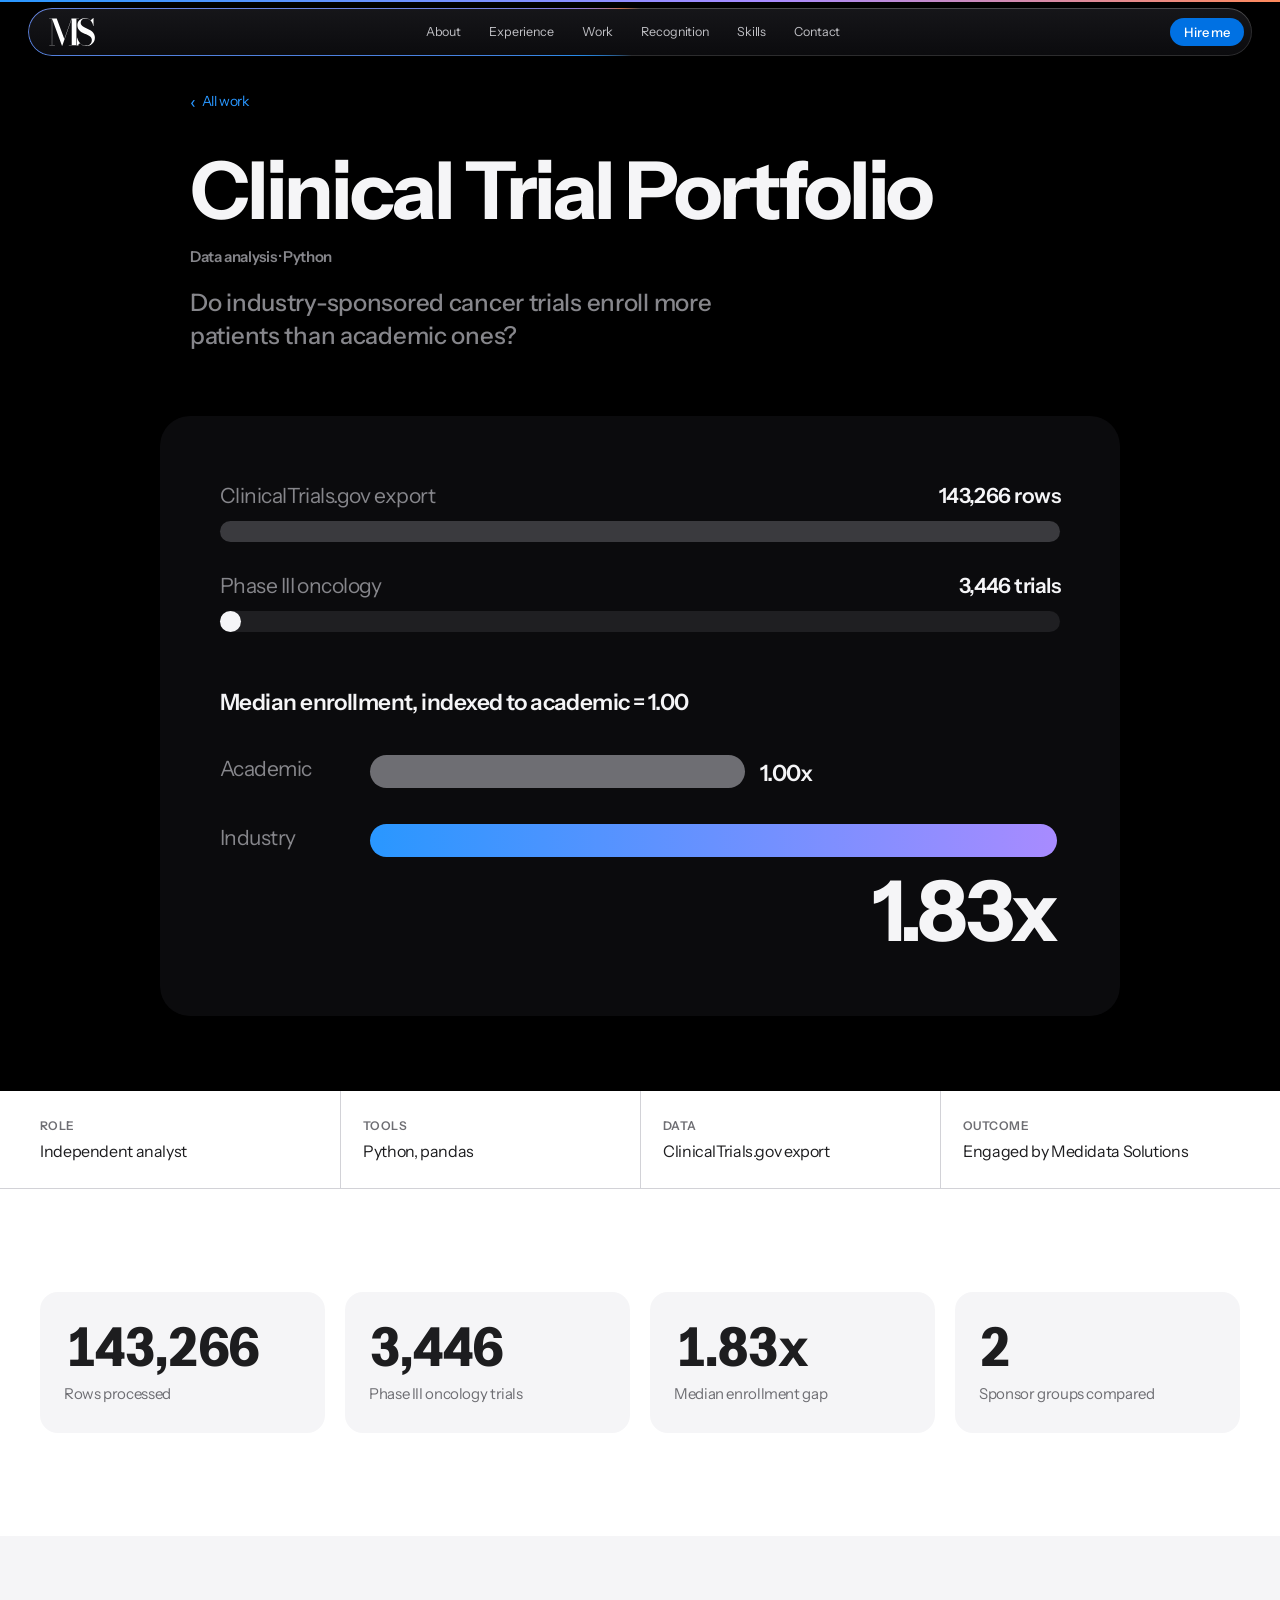
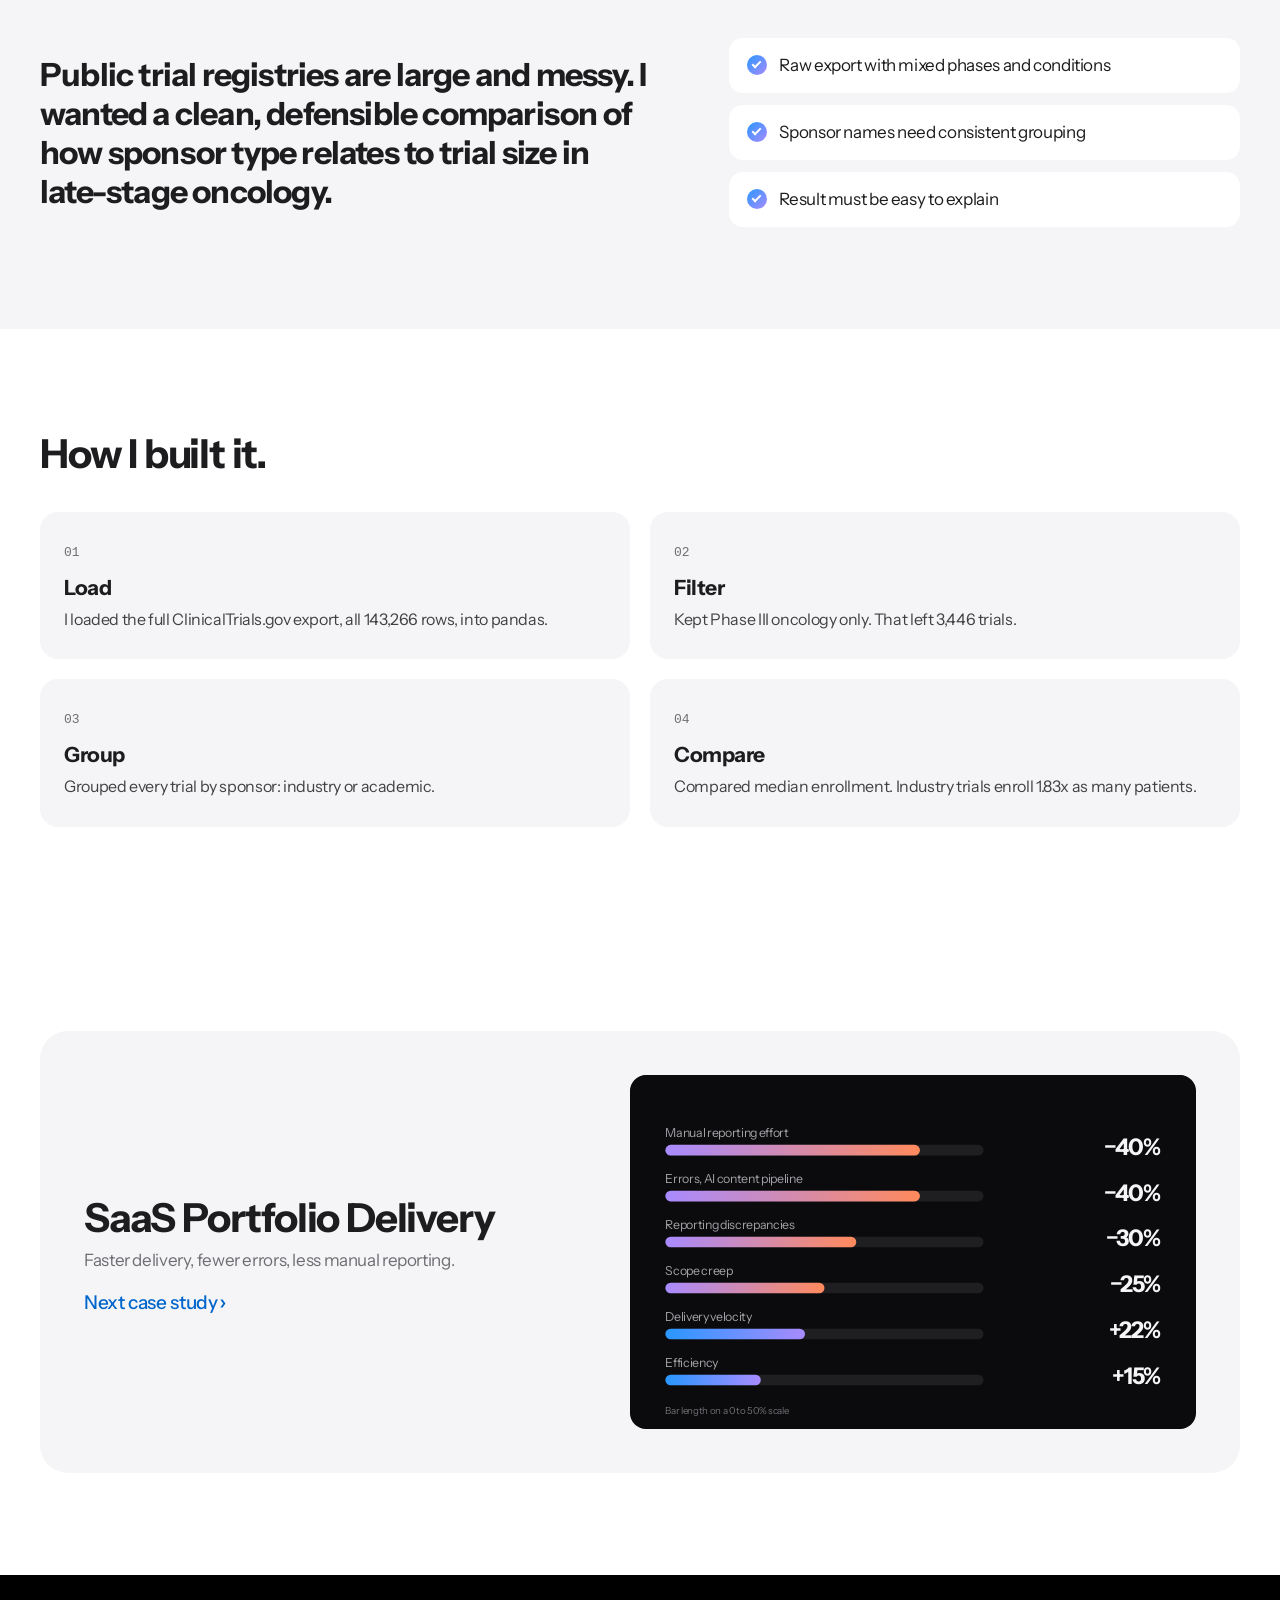
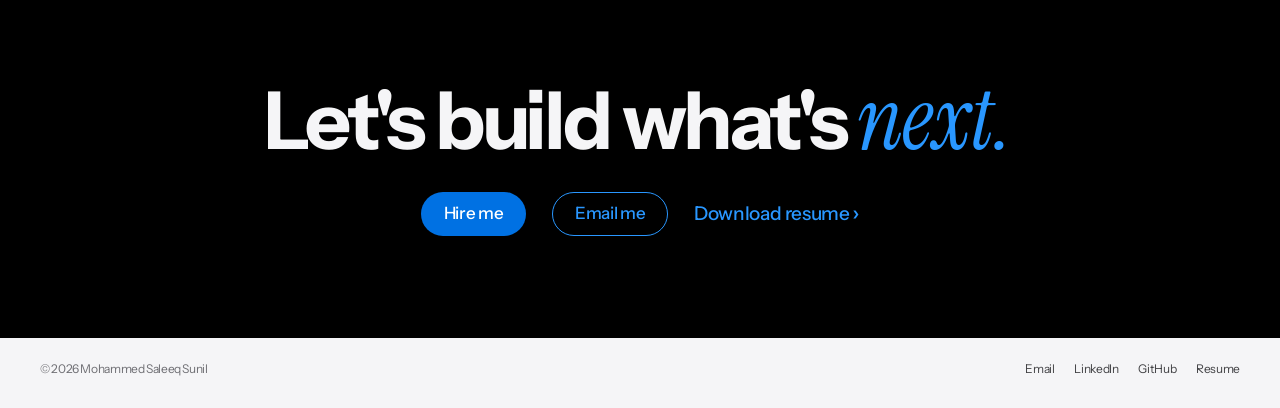
<file: work/clinical-trials.html>
<!doctype html>
<html lang="en">
<head>
  <meta charset="utf-8">
  <meta name="viewport" content="width=device-width, initial-scale=1, viewport-fit=cover">
  <title>Clinical Trial Portfolio · Case study · Mohammed Saleeq Sunil</title>
  <meta name="description" content="Do industry-sponsored cancer trials enroll more patients than academic ones? A case study by Mohammed Saleeq Sunil.">
  <meta name="theme-color" content="#000">
  <link rel="canonical" href="https://slytherin-py.github.io/work/clinical-trials.html">
  <meta property="og:type" content="article">
  <meta property="og:url" content="https://slytherin-py.github.io/work/clinical-trials.html">
  <meta property="og:site_name" content="Mohammed Saleeq Sunil">
  <meta property="og:title" content="Clinical Trial Portfolio · Mohammed Saleeq Sunil">
  <meta property="og:description" content="Do industry-sponsored cancer trials enroll more patients than academic ones?">
  <meta property="og:image" content="https://slytherin-py.github.io/assets/og.jpg?v=5">
  <meta name="twitter:card" content="summary_large_image">
  <link rel="icon" href="../assets/favicon.svg?v=zr1" type="image/svg+xml">
  <link rel="preconnect" href="https://fonts.googleapis.com"><link rel="preconnect" href="https://fonts.gstatic.com" crossorigin>
  <link rel="stylesheet" href="https://fonts.googleapis.com/css2?family=Instrument+Sans:wdth,wght@85..100,400..700&family=Instrument+Serif:ital@0;1&display=swap">
  <link rel="stylesheet" href="../styles.css?v=4ad0dd28">
  <script>document.documentElement.classList.add('js')</script>
</head>
<body class="case">
<a class="skip-link" href="#main">Skip to content</a>
<header class="nav" id="nav">
  <div class="wrap-wide nav-inner">
    <a class="brand" href="../index.html" aria-label="Mohammed Saleeq Sunil, home"><img class="brand-sig" src="../assets/mark.svg?v=zr1" alt="MS, Mohammed Saleeq Sunil" width="48" height="30"></a>
    <nav aria-label="Primary"><div class="nav-links" id="nav-links"><a href="../index.html#about">About</a><a href="../index.html#experience">Experience</a><a href="../index.html#work">Work</a><a href="../index.html#recognition">Recognition</a><a href="../index.html#skills">Skills</a><a href="../index.html#contact">Contact</a></div></nav>
    <div class="nav-actions">
      <a class="btn btn-primary btn-sm" href="../index.html#contact">Hire me</a>
      <button class="menu-btn" id="menu-btn" aria-controls="nav-links" aria-expanded="false" aria-label="Open menu"><span></span><span></span></button>
    </div>
  </div>
</header>
<main id="main">
<section class="case-hero dark" aria-labelledby="case-title">
  <div class="wrap-wide case-hero-copy">
    <a class="crumb" href="../index.html#work">All work</a>
    
    <h1 class="headline" id="case-title">Clinical Trial Portfolio</h1>
    <p class="case-kicker">Data analysis · Python</p>
    <p class="lede">Do industry-sponsored cancer trials enroll more patients than academic ones?</p>
    
  </div>
  <div class="wrap-wide case-hero-media reveal"><div class="viz-frame"><svg class="viz" viewBox="0 0 640 400" role="img" aria-labelledby="tr-t">
  <title id="tr-t">143,266 registry rows narrowed to 3,446 Phase III oncology trials; industry trials enroll 1.83 times the academic median</title>
  <rect width="640" height="400" rx="20" fill="#0b0b0d"/>
  <g font-family="'Instrument Sans', -apple-system, sans-serif">
    <text x="40" y="58" fill="#86868b" font-size="14">ClinicalTrials.gov export</text>
    <text x="600" y="58" fill="#f5f5f7" font-size="14" font-weight="600" text-anchor="end">143,266 rows</text>
    <rect x="40" y="70" width="560" height="14" rx="7" fill="#3a3a3e"/>
    <text x="40" y="118" fill="#86868b" font-size="14">Phase III oncology</text>
    <text x="600" y="118" fill="#f5f5f7" font-size="14" font-weight="600" text-anchor="end">3,446 trials</text>
    <rect x="40" y="130" width="560" height="14" rx="7" fill="#1f1f22"/><rect x="40" y="130" width="14" height="14" rx="7" fill="#f5f5f7"/>
    <text x="40" y="196" fill="#f5f5f7" font-size="15" font-weight="600">Median enrollment, indexed to academic = 1.00</text>
    <text x="40" y="240" fill="#86868b" font-size="14">Academic</text>
    <rect x="140" y="226" width="250" height="22" rx="11" fill="#6e6e73"/><text x="400" y="243" fill="#f5f5f7" font-size="15" font-weight="600">1.00x</text>
    <text x="40" y="286" fill="#86868b" font-size="14">Industry</text>
    <defs><linearGradient id="trg" x1="0" x2="1"><stop offset="0" stop-color="#2997ff"/><stop offset="1" stop-color="#a88bff"/></linearGradient></defs>
    <rect x="140" y="272" width="458" height="22" rx="11" fill="url(#trg)"/>
    <text x="598" y="350" fill="#f5f5f7" font-size="56" font-weight="700" text-anchor="end" letter-spacing="-2">1.83x</text>
  </g>
</svg></div></div>
</section>

<section class="facts" aria-label="Project facts"><div class="wrap-wide"><dl><div><dt>Role</dt><dd>Independent analyst</dd></div><div><dt>Tools</dt><dd>Python, pandas</dd></div><div><dt>Data</dt><dd>ClinicalTrials.gov export</dd></div><div><dt>Outcome</dt><dd>Engaged by Medidata Solutions</dd></div></dl></div></section>

<section class="section-tight" aria-labelledby="res-h"><div class="wrap-wide">
  <h2 class="sr-only" id="res-h">Results</h2>
  <div class="metrics"><div class="m reveal" style="--d:0.00s"><b>143,266</b><span>Rows processed</span></div><div class="m reveal" style="--d:0.06s"><b>3,446</b><span>Phase III oncology trials</span></div><div class="m reveal" style="--d:0.12s"><b>1.83x</b><span>Median enrollment gap</span></div><div class="m reveal" style="--d:0.18s"><b>2</b><span>Sponsor groups compared</span></div></div>
</div></section>

<section class="section-tight gray" aria-labelledby="prob-h"><div class="wrap-wide split">
  <div class="reveal"><h2 class="problem-text" id="prob-h">Public trial registries are large and messy. I wanted a clean, defensible comparison of how sponsor type relates to trial size in late-stage oncology.</h2></div>
  <ul class="checks reveal" style="--d:.08s"><li>Raw export with mixed phases and conditions</li><li>Sponsor names need consistent grouping</li><li>Result must be easy to explain</li></ul>
</div></section>

<section class="section-tight" aria-labelledby="how-h"><div class="wrap-wide">
  <h2 class="title reveal" id="how-h">How I built it.</h2>
  <ol class="steps"><li class="step reveal" style="--d:0.00s"><span class="step-n">01</span><h3>Load</h3><p>I loaded the full ClinicalTrials.gov export, all 143,266 rows, into pandas.</p></li><li class="step reveal" style="--d:0.06s"><span class="step-n">02</span><h3>Filter</h3><p>Kept Phase III oncology only. That left 3,446 trials.</p></li><li class="step reveal" style="--d:0.12s"><span class="step-n">03</span><h3>Group</h3><p>Grouped every trial by sponsor: industry or academic.</p></li><li class="step reveal" style="--d:0.00s"><span class="step-n">04</span><h3>Compare</h3><p>Compared median enrollment. Industry trials enroll 1.83x as many patients.</p></li></ol>
</div></section>

<div class="wrap-wide"></div>

<section class="section-tight" aria-label="Next case study"><div class="wrap-wide">
  <a class="next-case reveal" href="portfolio-delivery.html">
    <div><h2 class="title">SaaS Portfolio Delivery</h2><p>Faster delivery, fewer errors, less manual reporting.</p><span class="more">Next case study</span></div>
    <div class="next-media work-media"><div class="card-viz"><svg class="viz" viewBox="0 0 640 400" role="img" aria-labelledby="imp-t">
  <title id="imp-t">Impact at Fingent: 40% less manual reporting, 40% fewer pipeline errors, 30% fewer discrepancies, 25% less scope creep, 22% faster delivery, 15% more efficient</title>
  <defs><linearGradient id="imp-up" x1="0" x2="1"><stop offset="0" stop-color="#2997ff"/><stop offset="1" stop-color="#a88bff"/></linearGradient>
  <linearGradient id="imp-dn" x1="0" x2="1"><stop offset="0" stop-color="#a88bff"/><stop offset="1" stop-color="#ff8a5c"/></linearGradient></defs>
  <rect width="640" height="400" rx="20" fill="#0b0b0d"/>
  <g font-family="'Instrument Sans', -apple-system, sans-serif"><text x="40" y="70" fill="#a1a1a6" font-size="14">Manual reporting effort</text><rect x="40" y="79" width="360" height="12" rx="6" fill="#1f1f22"/><rect x="40" y="79" width="288" height="12" rx="6" fill="url(#imp-dn)"/><text x="600" y="90" fill="#f5f5f7" font-size="26" font-weight="700" text-anchor="end" letter-spacing="-1">−40%</text><text x="40" y="122" fill="#a1a1a6" font-size="14">Errors, AI content pipeline</text><rect x="40" y="131" width="360" height="12" rx="6" fill="#1f1f22"/><rect x="40" y="131" width="288" height="12" rx="6" fill="url(#imp-dn)"/><text x="600" y="142" fill="#f5f5f7" font-size="26" font-weight="700" text-anchor="end" letter-spacing="-1">−40%</text><text x="40" y="174" fill="#a1a1a6" font-size="14">Reporting discrepancies</text><rect x="40" y="183" width="360" height="12" rx="6" fill="#1f1f22"/><rect x="40" y="183" width="216" height="12" rx="6" fill="url(#imp-dn)"/><text x="600" y="194" fill="#f5f5f7" font-size="26" font-weight="700" text-anchor="end" letter-spacing="-1">−30%</text><text x="40" y="226" fill="#a1a1a6" font-size="14">Scope creep</text><rect x="40" y="235" width="360" height="12" rx="6" fill="#1f1f22"/><rect x="40" y="235" width="180" height="12" rx="6" fill="url(#imp-dn)"/><text x="600" y="246" fill="#f5f5f7" font-size="26" font-weight="700" text-anchor="end" letter-spacing="-1">−25%</text><text x="40" y="278" fill="#a1a1a6" font-size="14">Delivery velocity</text><rect x="40" y="287" width="360" height="12" rx="6" fill="#1f1f22"/><rect x="40" y="287" width="158" height="12" rx="6" fill="url(#imp-up)"/><text x="600" y="298" fill="#f5f5f7" font-size="26" font-weight="700" text-anchor="end" letter-spacing="-1">+22%</text><text x="40" y="330" fill="#a1a1a6" font-size="14">Efficiency</text><rect x="40" y="339" width="360" height="12" rx="6" fill="#1f1f22"/><rect x="40" y="339" width="108" height="12" rx="6" fill="url(#imp-up)"/><text x="600" y="350" fill="#f5f5f7" font-size="26" font-weight="700" text-anchor="end" letter-spacing="-1">+15%</text></g>
  <text x="40" y="384" fill="#6e6e73" font-size="11" font-family="'Instrument Sans', -apple-system, sans-serif">Bar length on a 0 to 50% scale</text>
</svg></div></div>
  </a>
</div></section>

<section class="section-tight dark cta-band" aria-labelledby="cta-h"><div class="wrap">
  <h2 class="headline reveal" id="cta-h">Let's build what's <span class="gradient-text">next.</span></h2>
  <div class="cta-row reveal" style="--d:.08s">
    <a class="btn btn-primary" href="../index.html#contact">Hire me</a>
    <a class="btn btn-ghost" href="mailto:mohammedsaleeqs@gmail.com?subject=Opportunity%20for%20Mohammed">Email me</a>
    <a class="more" href="../assets/Mohammed_Saleeq_Sunil_Resume.pdf" download>Download resume</a>
  </div>
</div></section>
</main>
<footer class="footer"><div class="wrap-wide footer-inner">
  <p>© <span id="year">2026</span> Mohammed Saleeq Sunil</p>
  <nav aria-label="Footer"><a href="mailto:mohammedsaleeqs@gmail.com">Email</a><a href="https://www.linkedin.com/in/mohammed-saleeq-sunil" target="_blank" rel="noopener">LinkedIn</a><a href="https://github.com/slytherin-py" target="_blank" rel="noopener">GitHub</a><a href="../assets/Mohammed_Saleeq_Sunil_Resume.pdf" download>Resume</a></nav>
</div></footer>
<script src="../main.js?v=727c9d57" defer></script>
</body>
</html>
</file>
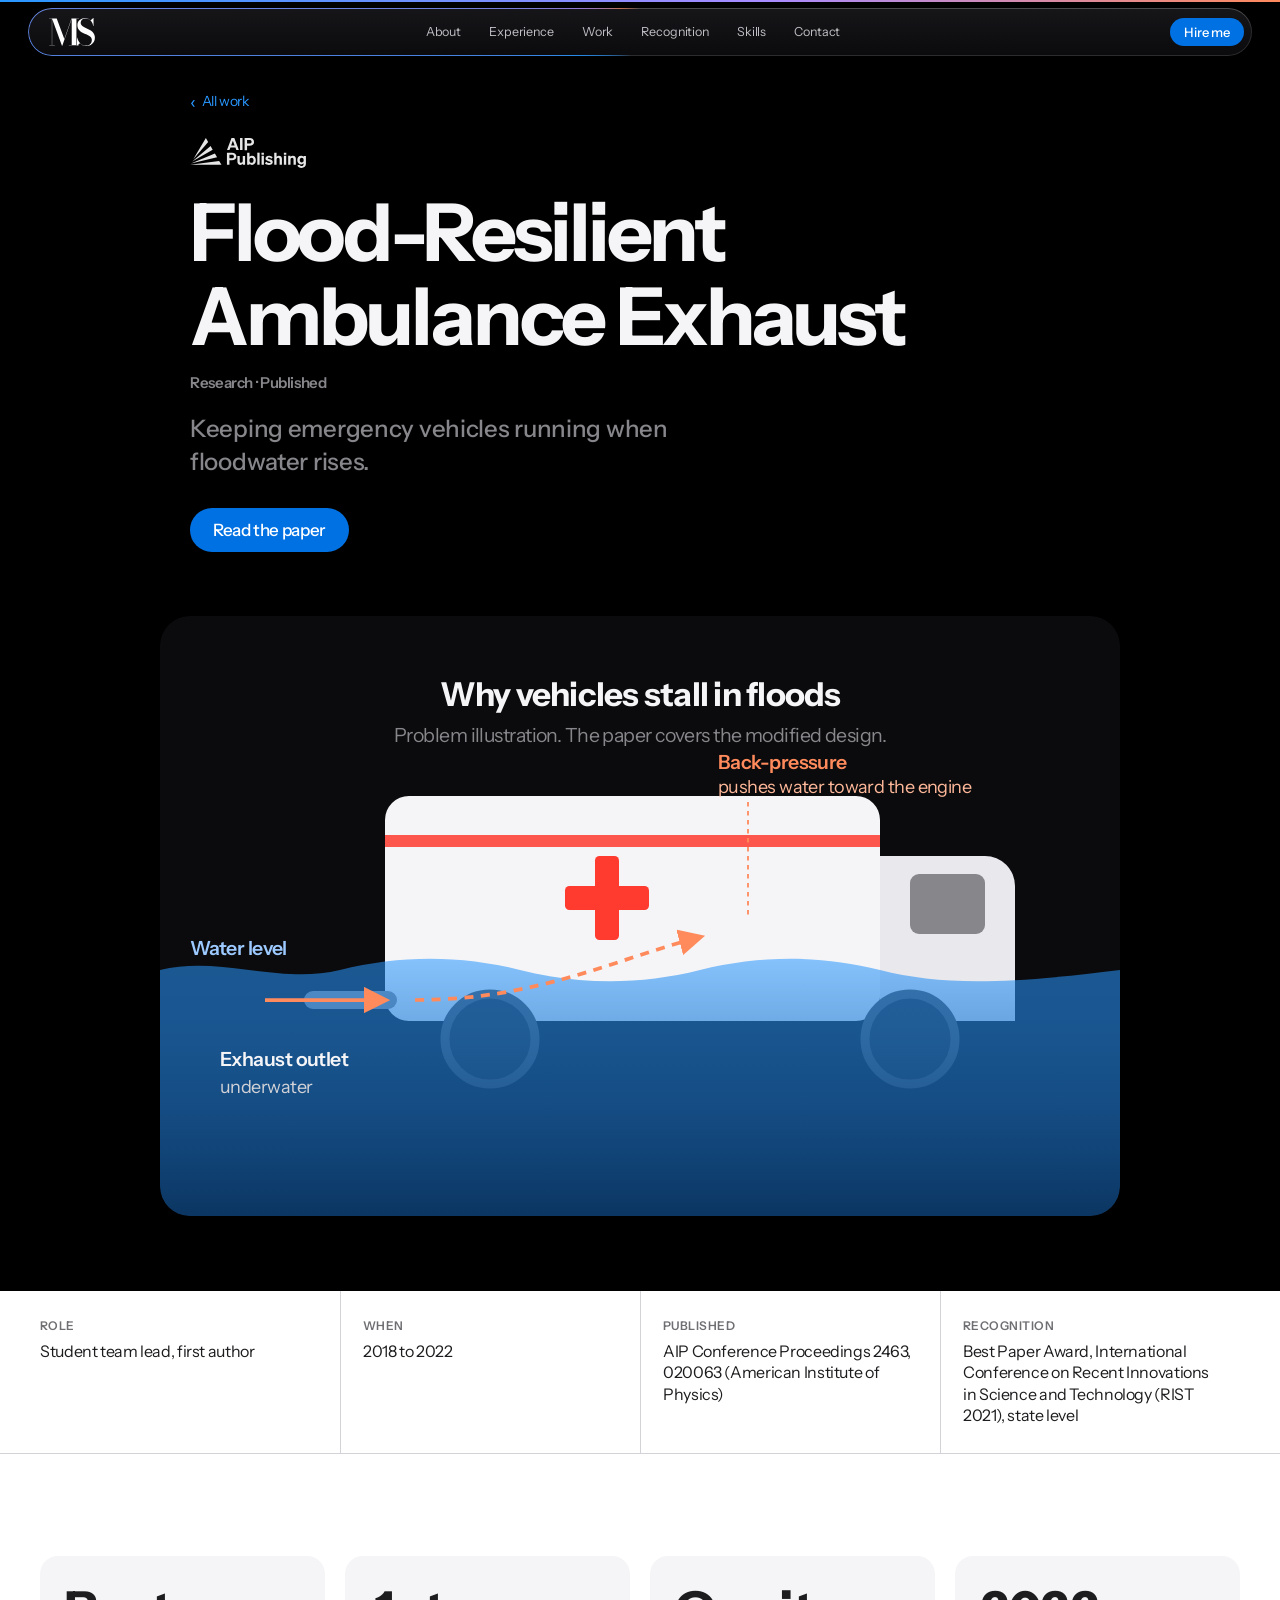
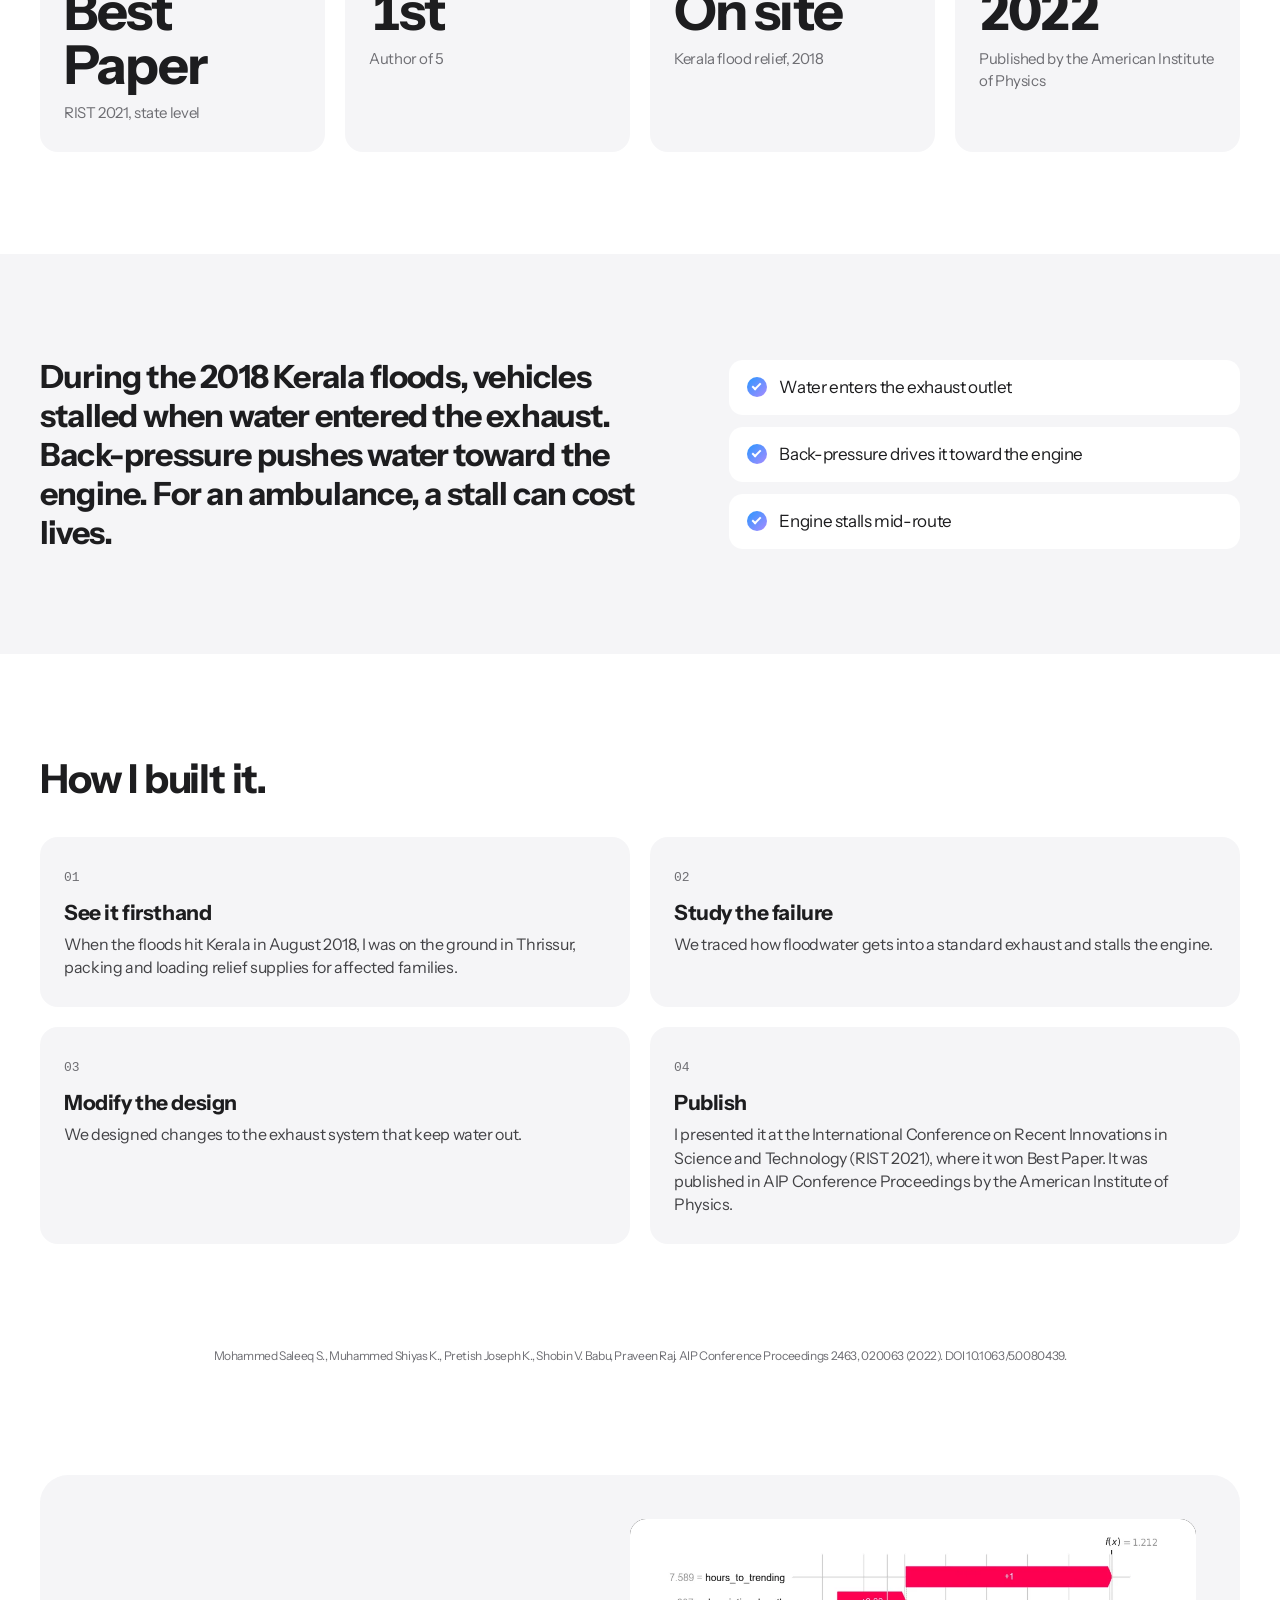
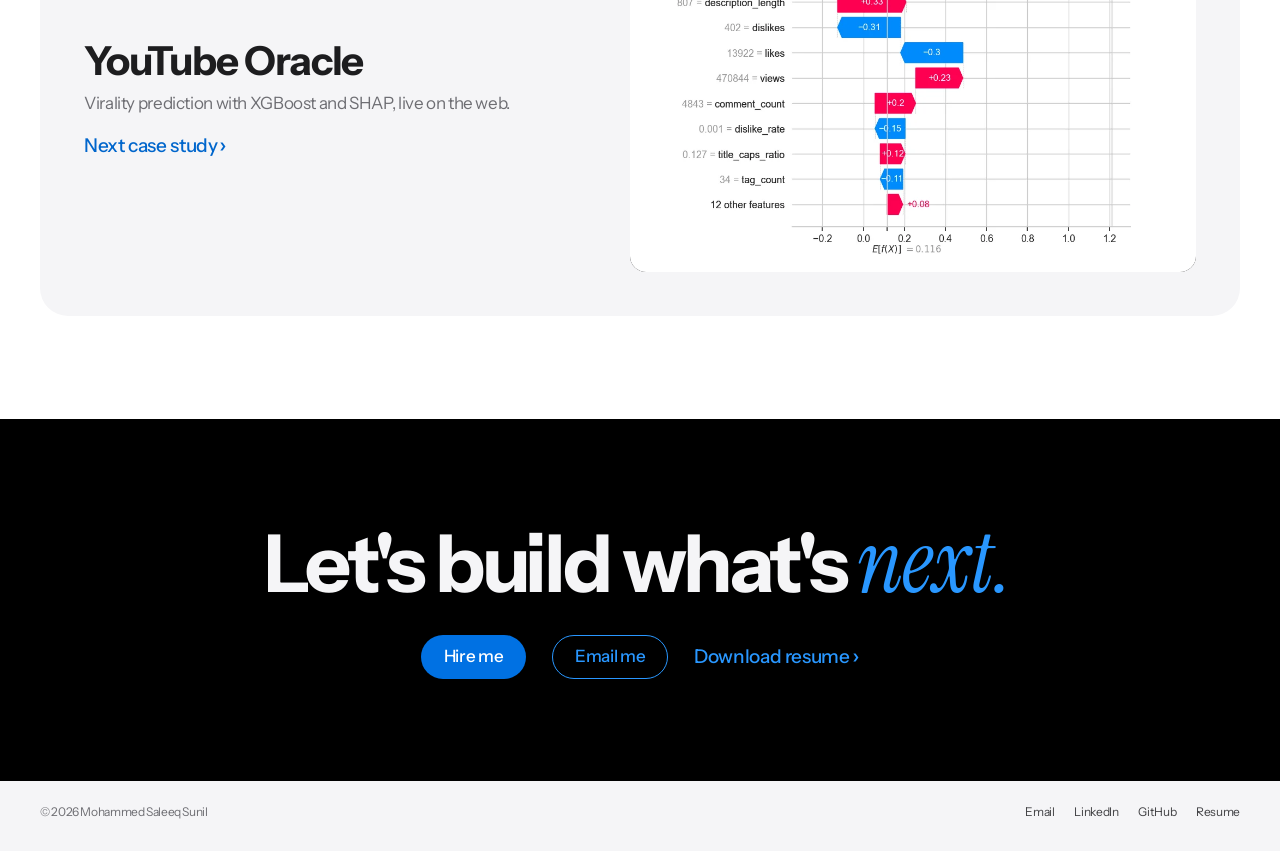
<file: work/flood-exhaust.html>
<!doctype html>
<html lang="en">
<head>
  <meta charset="utf-8">
  <meta name="viewport" content="width=device-width, initial-scale=1, viewport-fit=cover">
  <title>Flood-Resilient Ambulance Exhaust · Case study · Mohammed Saleeq Sunil</title>
  <meta name="description" content="Keeping emergency vehicles running when floodwater rises. A case study by Mohammed Saleeq Sunil.">
  <meta name="theme-color" content="#000">
  <link rel="canonical" href="https://slytherin-py.github.io/work/flood-exhaust.html">
  <meta property="og:type" content="article">
  <meta property="og:url" content="https://slytherin-py.github.io/work/flood-exhaust.html">
  <meta property="og:site_name" content="Mohammed Saleeq Sunil">
  <meta property="og:title" content="Flood-Resilient Ambulance Exhaust · Mohammed Saleeq Sunil">
  <meta property="og:description" content="Keeping emergency vehicles running when floodwater rises.">
  <meta property="og:image" content="https://slytherin-py.github.io/assets/og.jpg?v=5">
  <meta name="twitter:card" content="summary_large_image">
  <link rel="icon" href="../assets/favicon.svg?v=zr1" type="image/svg+xml">
  <link rel="preconnect" href="https://fonts.googleapis.com"><link rel="preconnect" href="https://fonts.gstatic.com" crossorigin>
  <link rel="stylesheet" href="https://fonts.googleapis.com/css2?family=Instrument+Sans:wdth,wght@85..100,400..700&family=Instrument+Serif:ital@0;1&display=swap">
  <link rel="stylesheet" href="../styles.css?v=4ad0dd28">
  <script>document.documentElement.classList.add('js')</script>
</head>
<body class="case">
<a class="skip-link" href="#main">Skip to content</a>
<header class="nav" id="nav">
  <div class="wrap-wide nav-inner">
    <a class="brand" href="../index.html" aria-label="Mohammed Saleeq Sunil, home"><img class="brand-sig" src="../assets/mark.svg?v=zr1" alt="MS, Mohammed Saleeq Sunil" width="48" height="30"></a>
    <nav aria-label="Primary"><div class="nav-links" id="nav-links"><a href="../index.html#about">About</a><a href="../index.html#experience">Experience</a><a href="../index.html#work">Work</a><a href="../index.html#recognition">Recognition</a><a href="../index.html#skills">Skills</a><a href="../index.html#contact">Contact</a></div></nav>
    <div class="nav-actions">
      <a class="btn btn-primary btn-sm" href="../index.html#contact">Hire me</a>
      <button class="menu-btn" id="menu-btn" aria-controls="nav-links" aria-expanded="false" aria-label="Open menu"><span></span><span></span></button>
    </div>
  </div>
</header>
<main id="main">
<section class="case-hero dark" aria-labelledby="case-title">
  <div class="wrap-wide case-hero-copy">
    <a class="crumb" href="../index.html#work">All work</a>
    <img class="case-logo" src="../assets/logos/aip-white.svg" alt="AIP Publishing" height="30" width="116">
    <h1 class="headline" id="case-title">Flood-Resilient Ambulance Exhaust</h1>
    <p class="case-kicker">Research · Published</p>
    <p class="lede">Keeping emergency vehicles running when floodwater rises.</p>
    <div class="cta-row"><a class="btn btn-primary" href="https://doi.org/10.1063/5.0080439" target="_blank" rel="noopener">Read the paper</a></div>
  </div>
  <div class="wrap-wide case-hero-media reveal"><div class="viz-frame"><svg class="viz" viewBox="0 0 640 400" role="img" aria-labelledby="fl-t">
  <title id="fl-t">The problem: floodwater rises above an ambulance's exhaust outlet, back-pressure pushes water toward the engine and it stalls</title>
  <defs>
    <linearGradient id="water" x1="0" y1="0" x2="0" y2="1"><stop offset="0" stop-color="#2997ff" stop-opacity=".55"/><stop offset="1" stop-color="#0b3a6b" stop-opacity=".9"/></linearGradient>
    <marker id="fa" viewBox="0 0 10 10" refX="8" refY="5" markerWidth="7" markerHeight="7" orient="auto"><path d="M0 0L10 5L0 10z" fill="#ff8a5c"/></marker>
  </defs>
  <rect width="640" height="400" rx="20" fill="#0b0b0d"/>
  <g font-family="'Instrument Sans', -apple-system, sans-serif">
    <rect x="150" y="120" width="330" height="150" rx="16" fill="#f5f5f7"/>
    <path d="M480 160 h70 a20 20 0 0 1 20 20 v90 h-90z" fill="#e8e8ed"/>
    <rect x="500" y="172" width="50" height="40" rx="6" fill="#86868b"/>
    <rect x="290" y="160" width="16" height="56" rx="3" fill="#ff3b30"/><rect x="270" y="180" width="56" height="16" rx="3" fill="#ff3b30"/>
    <rect x="150" y="146" width="330" height="8" fill="#ff3b30" opacity=".85"/>
    <circle cx="220" cy="282" r="30" fill="#1d1d1f" stroke="#48484a" stroke-width="6"/>
    <circle cx="500" cy="282" r="30" fill="#1d1d1f" stroke="#48484a" stroke-width="6"/>
    <rect x="96" y="250" width="62" height="12" rx="6" fill="#86868b"/>
    <path d="M0 236 C40 226 80 246 120 236 S200 226 240 236 S320 246 360 236 S440 226 480 236 S560 246 640 236 V380 a20 20 0 0 1 -20 20 H20 a20 20 0 0 1 -20 -20Z" fill="url(#water)"/>
    <path d="M70 256 H150" stroke="#ff8a5c" stroke-width="2.5" marker-end="url(#fa)"/>
    <path d="M170 256 C250 256 300 230 360 214" stroke="#ff8a5c" stroke-width="2.5" stroke-dasharray="6 5" fill="none" marker-end="url(#fa)"/>
    <text x="20" y="226" fill="#9cc9ff" font-size="13" font-weight="600">Water level</text>
    <text x="40" y="300" fill="#f5f5f7" font-size="13" font-weight="600">Exhaust outlet</text>
    <text x="40" y="318" fill="#d2d2d7" font-size="12">underwater</text>
    <text x="372" y="102" fill="#ff8a5c" font-size="13" font-weight="600">Back-pressure</text>
    <text x="372" y="118" fill="#ffb899" font-size="12">pushes water toward the engine</text><path d="M392 124 V200" stroke="#ff8a5c" stroke-width="1.2" stroke-dasharray="3 3"/>
    <text x="320" y="60" fill="#f5f5f7" font-size="22" font-weight="700" text-anchor="middle" letter-spacing="-.5">Why vehicles stall in floods</text>
    <text x="320" y="84" fill="#86868b" font-size="13" text-anchor="middle">Problem illustration. The paper covers the modified design.</text>
  </g>
</svg></div></div>
</section>

<section class="facts" aria-label="Project facts"><div class="wrap-wide"><dl><div><dt>Role</dt><dd>Student team lead, first author</dd></div><div><dt>When</dt><dd>2018 to 2022</dd></div><div><dt>Published</dt><dd>AIP Conference Proceedings 2463, 020063 (American Institute of Physics)</dd></div><div><dt>Recognition</dt><dd>Best Paper Award, International Conference on Recent Innovations in Science and Technology (RIST 2021), state level</dd></div></dl></div></section>

<section class="section-tight" aria-labelledby="res-h"><div class="wrap-wide">
  <h2 class="sr-only" id="res-h">Results</h2>
  <div class="metrics"><div class="m reveal" style="--d:0.00s"><b>Best Paper</b><span>RIST 2021, state level</span></div><div class="m reveal" style="--d:0.06s"><b>1st</b><span>Author of 5</span></div><div class="m reveal" style="--d:0.12s"><b>On site</b><span>Kerala flood relief, 2018</span></div><div class="m reveal" style="--d:0.18s"><b>2022</b><span>Published by the American Institute of Physics</span></div></div>
</div></section>

<section class="section-tight gray" aria-labelledby="prob-h"><div class="wrap-wide split">
  <div class="reveal"><h2 class="problem-text" id="prob-h">During the 2018 Kerala floods, vehicles stalled when water entered the exhaust. Back-pressure pushes water toward the engine. For an ambulance, a stall can cost lives.</h2></div>
  <ul class="checks reveal" style="--d:.08s"><li>Water enters the exhaust outlet</li><li>Back-pressure drives it toward the engine</li><li>Engine stalls mid-route</li></ul>
</div></section>

<section class="section-tight" aria-labelledby="how-h"><div class="wrap-wide">
  <h2 class="title reveal" id="how-h">How I built it.</h2>
  <ol class="steps"><li class="step reveal" style="--d:0.00s"><span class="step-n">01</span><h3>See it firsthand</h3><p>When the floods hit Kerala in August 2018, I was on the ground in Thrissur, packing and loading relief supplies for affected families.</p></li><li class="step reveal" style="--d:0.06s"><span class="step-n">02</span><h3>Study the failure</h3><p>We traced how floodwater gets into a standard exhaust and stalls the engine.</p></li><li class="step reveal" style="--d:0.12s"><span class="step-n">03</span><h3>Modify the design</h3><p>We designed changes to the exhaust system that keep water out.</p></li><li class="step reveal" style="--d:0.00s"><span class="step-n">04</span><h3>Publish</h3><p>I presented it at the International Conference on Recent Innovations in Science and Technology (RIST 2021), where it won Best Paper. It was published in AIP Conference Proceedings by the American Institute of Physics.</p></li></ol>
</div></section>

<div class="wrap-wide"><p class="note case-note">Mohammed Saleeq S., Muhammed Shiyas K., Pretish Joseph K., Shobin V. Babu, Praveen Raj. AIP Conference Proceedings 2463, 020063 (2022). DOI 10.1063/5.0080439.</p></div>

<section class="section-tight" aria-label="Next case study"><div class="wrap-wide">
  <a class="next-case reveal" href="youtube-oracle.html">
    <div><h2 class="title">YouTube Oracle</h2><p>Virality prediction with XGBoost and SHAP, live on the web.</p><span class="more">Next case study</span></div>
    <div class="next-media work-media light"><picture><source srcset="../assets/work/yo-nb-19.webp" type="image/webp"><img class="" src="../assets/work/yo-nb-19-sm.jpg" alt="YouTube Oracle screenshot" loading="lazy" decoding="async"></picture></div>
  </a>
</div></section>

<section class="section-tight dark cta-band" aria-labelledby="cta-h"><div class="wrap">
  <h2 class="headline reveal" id="cta-h">Let's build what's <span class="gradient-text">next.</span></h2>
  <div class="cta-row reveal" style="--d:.08s">
    <a class="btn btn-primary" href="../index.html#contact">Hire me</a>
    <a class="btn btn-ghost" href="mailto:mohammedsaleeqs@gmail.com?subject=Opportunity%20for%20Mohammed">Email me</a>
    <a class="more" href="../assets/Mohammed_Saleeq_Sunil_Resume.pdf" download>Download resume</a>
  </div>
</div></section>
</main>
<footer class="footer"><div class="wrap-wide footer-inner">
  <p>© <span id="year">2026</span> Mohammed Saleeq Sunil</p>
  <nav aria-label="Footer"><a href="mailto:mohammedsaleeqs@gmail.com">Email</a><a href="https://www.linkedin.com/in/mohammed-saleeq-sunil" target="_blank" rel="noopener">LinkedIn</a><a href="https://github.com/slytherin-py" target="_blank" rel="noopener">GitHub</a><a href="../assets/Mohammed_Saleeq_Sunil_Resume.pdf" download>Resume</a></nav>
</div></footer>
<script src="../main.js?v=727c9d57" defer></script>
</body>
</html>
</file>
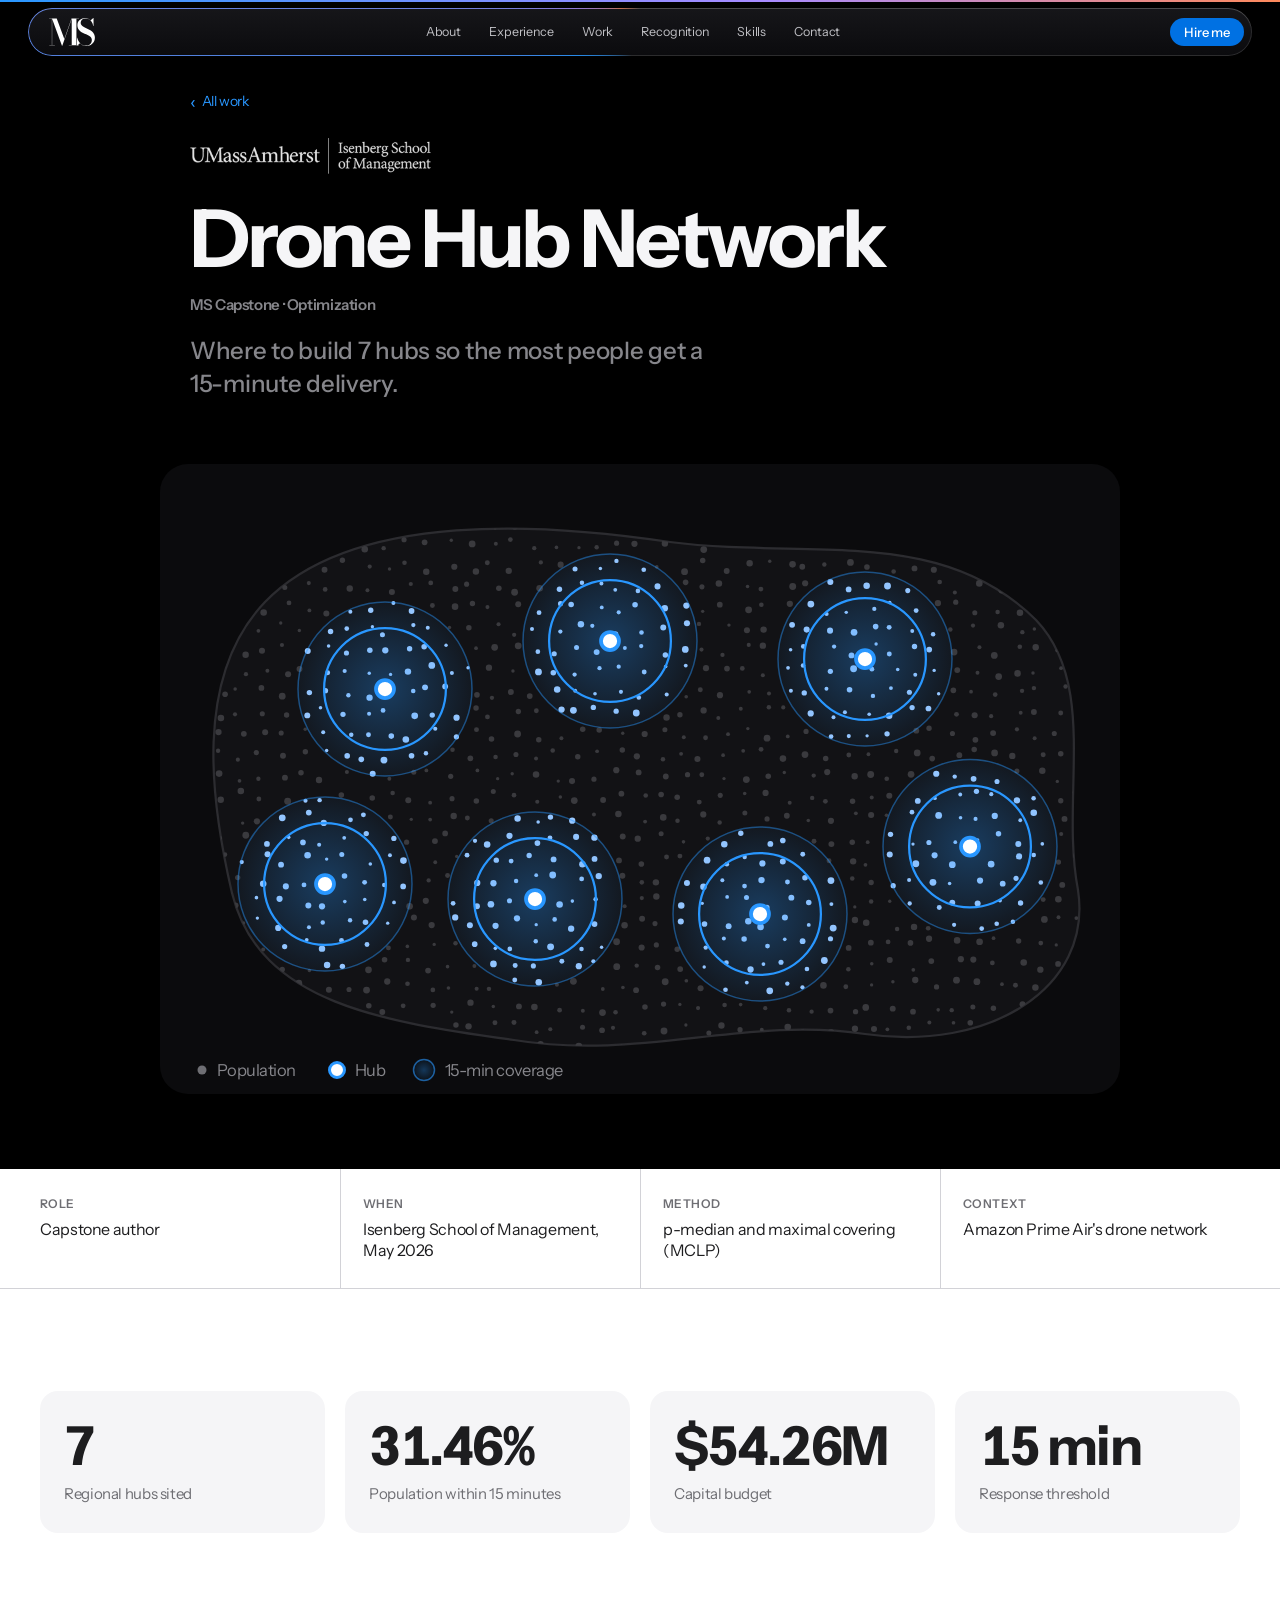
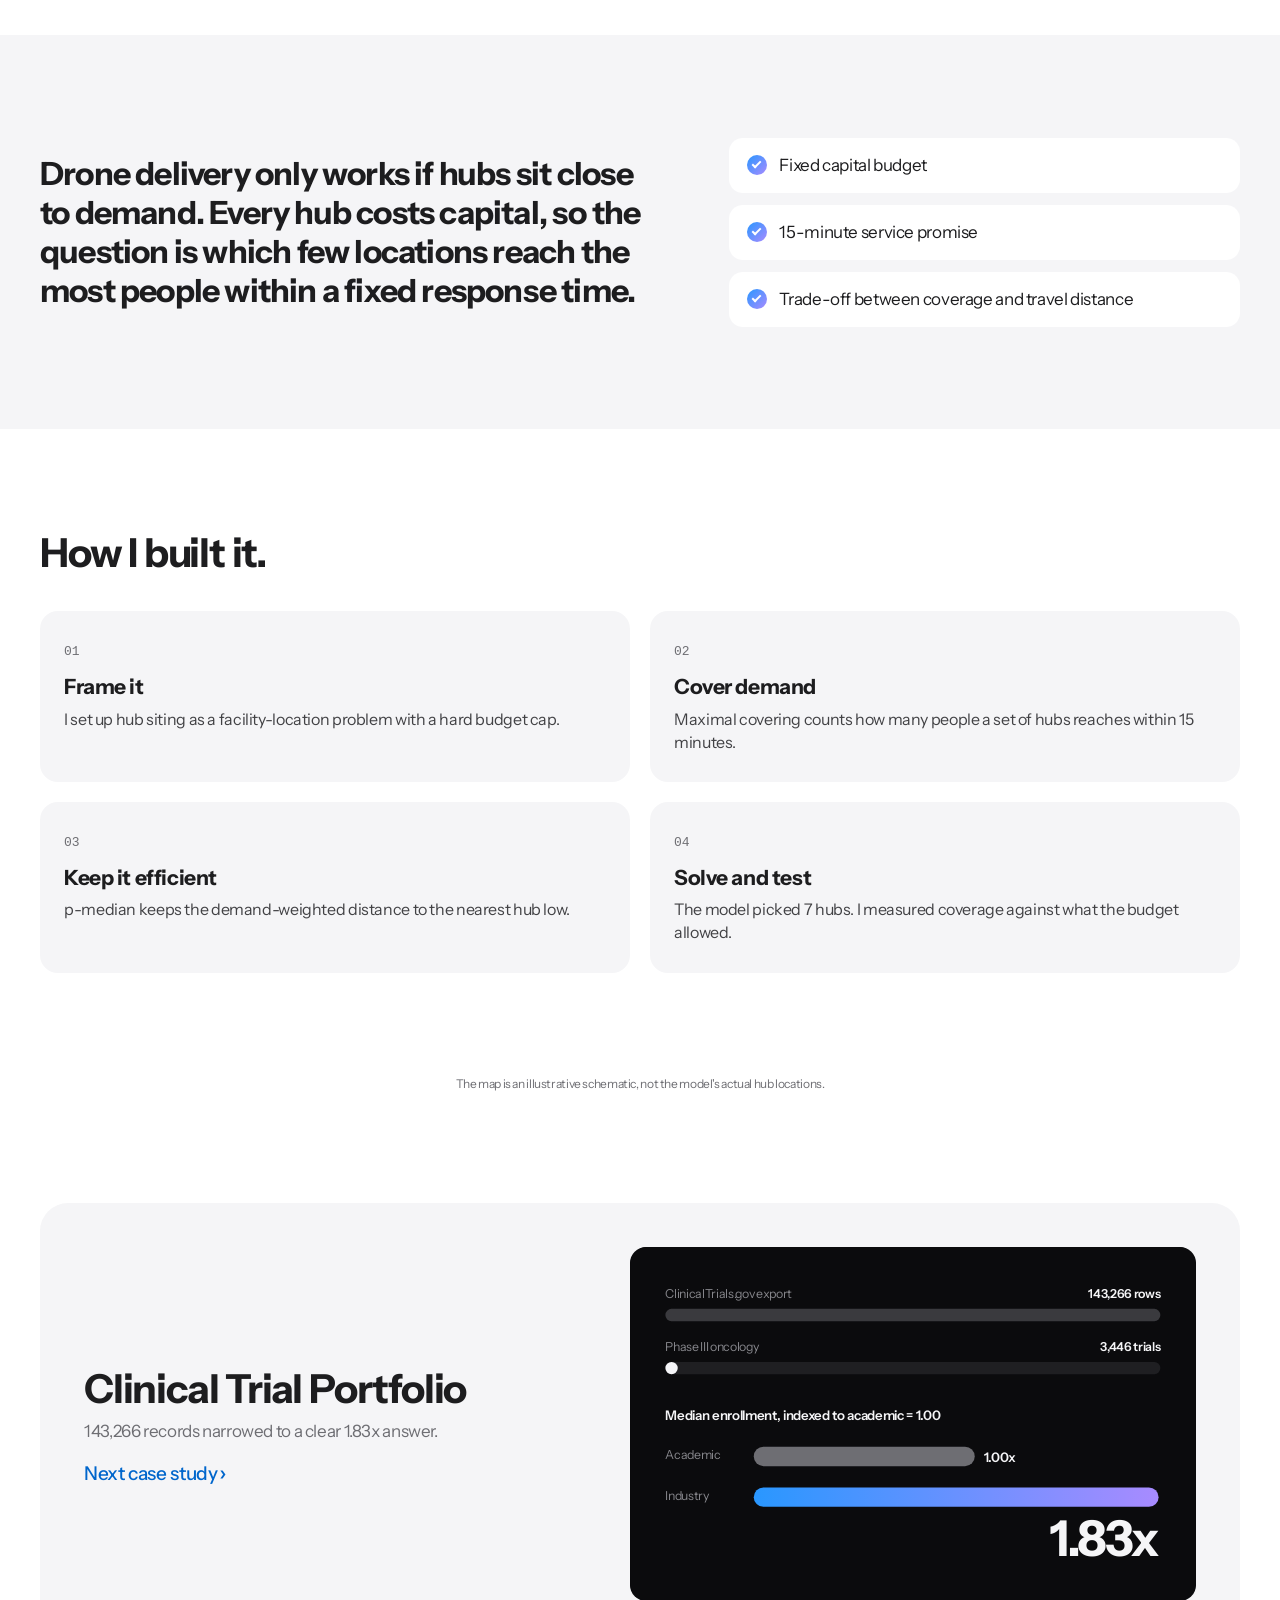
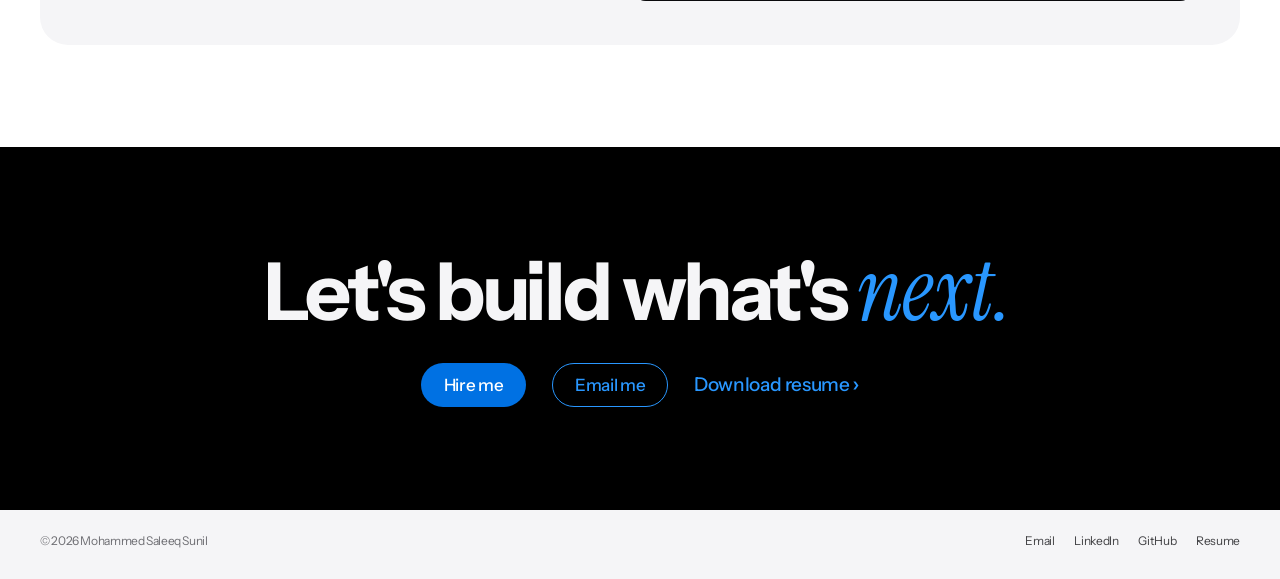
<file: work/hub-network.html>
<!doctype html>
<html lang="en">
<head>
  <meta charset="utf-8">
  <meta name="viewport" content="width=device-width, initial-scale=1, viewport-fit=cover">
  <title>Drone Hub Network · Case study · Mohammed Saleeq Sunil</title>
  <meta name="description" content="Where to build 7 hubs so the most people get a 15-minute delivery. A case study by Mohammed Saleeq Sunil.">
  <meta name="theme-color" content="#000">
  <link rel="canonical" href="https://slytherin-py.github.io/work/hub-network.html">
  <meta property="og:type" content="article">
  <meta property="og:url" content="https://slytherin-py.github.io/work/hub-network.html">
  <meta property="og:site_name" content="Mohammed Saleeq Sunil">
  <meta property="og:title" content="Drone Hub Network · Mohammed Saleeq Sunil">
  <meta property="og:description" content="Where to build 7 hubs so the most people get a 15-minute delivery.">
  <meta property="og:image" content="https://slytherin-py.github.io/assets/og.jpg?v=5">
  <meta name="twitter:card" content="summary_large_image">
  <link rel="icon" href="../assets/favicon.svg?v=zr1" type="image/svg+xml">
  <link rel="preconnect" href="https://fonts.googleapis.com"><link rel="preconnect" href="https://fonts.gstatic.com" crossorigin>
  <link rel="stylesheet" href="https://fonts.googleapis.com/css2?family=Instrument+Sans:wdth,wght@85..100,400..700&family=Instrument+Serif:ital@0;1&display=swap">
  <link rel="stylesheet" href="../styles.css?v=4ad0dd28">
  <script>document.documentElement.classList.add('js')</script>
</head>
<body class="case">
<a class="skip-link" href="#main">Skip to content</a>
<header class="nav" id="nav">
  <div class="wrap-wide nav-inner">
    <a class="brand" href="../index.html" aria-label="Mohammed Saleeq Sunil, home"><img class="brand-sig" src="../assets/mark.svg?v=zr1" alt="MS, Mohammed Saleeq Sunil" width="48" height="30"></a>
    <nav aria-label="Primary"><div class="nav-links" id="nav-links"><a href="../index.html#about">About</a><a href="../index.html#experience">Experience</a><a href="../index.html#work">Work</a><a href="../index.html#recognition">Recognition</a><a href="../index.html#skills">Skills</a><a href="../index.html#contact">Contact</a></div></nav>
    <div class="nav-actions">
      <a class="btn btn-primary btn-sm" href="../index.html#contact">Hire me</a>
      <button class="menu-btn" id="menu-btn" aria-controls="nav-links" aria-expanded="false" aria-label="Open menu"><span></span><span></span></button>
    </div>
  </div>
</header>
<main id="main">
<section class="case-hero dark" aria-labelledby="case-title">
  <div class="wrap-wide case-hero-copy">
    <a class="crumb" href="../index.html#work">All work</a>
    <img class="case-logo" src="../assets/logos/isenberg-white.png" alt="UMass Amherst Isenberg School of Management" height="36">
    <h1 class="headline" id="case-title">Drone Hub Network</h1>
    <p class="case-kicker">MS Capstone · Optimization</p>
    <p class="lede">Where to build 7 hubs so the most people get a 15-minute delivery.</p>
    
  </div>
  <div class="wrap-wide case-hero-media reveal"><div class="viz-frame"><svg class="hub-map" viewBox="0 0 640 420" role="img" aria-labelledby="hub-t">
  <title id="hub-t">Schematic: seven hubs with 15-minute coverage areas over a population map</title>
  <defs>
    <radialGradient id="hubFill"><stop offset="0" stop-color="#2997ff" stop-opacity=".32"/><stop offset="1" stop-color="#2997ff" stop-opacity=".05"/></radialGradient>
    <clipPath id="region"><path d="M70 92 C130 30 260 40 340 52 C430 64 520 40 584 104 C626 148 600 222 612 284 C622 350 552 392 470 380 C390 368 320 398 236 384 C150 372 66 360 48 286 C34 226 22 142 70 92Z"/></clipPath>
  </defs>
  <path d="M70 92 C130 30 260 40 340 52 C430 64 520 40 584 104 C626 148 600 222 612 284 C622 350 552 392 470 380 C390 368 320 398 236 384 C150 372 66 360 48 286 C34 226 22 142 70 92Z" fill="#121215" stroke="#2c2c30" stroke-width="1.5"/>
  <g class="pop" clip-path="url(#region)"></g><g class="hubs"></g>
  <g font-size="11" fill="#86868b" font-family="'Instrument Sans', -apple-system, sans-serif">
    <circle cx="28" cy="404" r="3" fill="#6e6e73"/><text x="38" y="408">Population</text>
    <circle cx="118" cy="404" r="5" fill="#fff" stroke="#2997ff" stroke-width="2"/><text x="130" y="408">Hub</text>
    <circle cx="176" cy="404" r="7" fill="url(#hubFill)" stroke="#2997ff" stroke-opacity=".6"/><text x="190" y="408">15-min coverage</text>
  </g>
</svg></div></div>
</section>

<section class="facts" aria-label="Project facts"><div class="wrap-wide"><dl><div><dt>Role</dt><dd>Capstone author</dd></div><div><dt>When</dt><dd>Isenberg School of Management, May 2026</dd></div><div><dt>Method</dt><dd>p-median and maximal covering (MCLP)</dd></div><div><dt>Context</dt><dd>Amazon Prime Air&#x27;s drone network</dd></div></dl></div></section>

<section class="section-tight" aria-labelledby="res-h"><div class="wrap-wide">
  <h2 class="sr-only" id="res-h">Results</h2>
  <div class="metrics"><div class="m reveal" style="--d:0.00s"><b>7</b><span>Regional hubs sited</span></div><div class="m reveal" style="--d:0.06s"><b>31.46%</b><span>Population within 15 minutes</span></div><div class="m reveal" style="--d:0.12s"><b>$54.26M</b><span>Capital budget</span></div><div class="m reveal" style="--d:0.18s"><b>15 min</b><span>Response threshold</span></div></div>
</div></section>

<section class="section-tight gray" aria-labelledby="prob-h"><div class="wrap-wide split">
  <div class="reveal"><h2 class="problem-text" id="prob-h">Drone delivery only works if hubs sit close to demand. Every hub costs capital, so the question is which few locations reach the most people within a fixed response time.</h2></div>
  <ul class="checks reveal" style="--d:.08s"><li>Fixed capital budget</li><li>15-minute service promise</li><li>Trade-off between coverage and travel distance</li></ul>
</div></section>

<section class="section-tight" aria-labelledby="how-h"><div class="wrap-wide">
  <h2 class="title reveal" id="how-h">How I built it.</h2>
  <ol class="steps"><li class="step reveal" style="--d:0.00s"><span class="step-n">01</span><h3>Frame it</h3><p>I set up hub siting as a facility-location problem with a hard budget cap.</p></li><li class="step reveal" style="--d:0.06s"><span class="step-n">02</span><h3>Cover demand</h3><p>Maximal covering counts how many people a set of hubs reaches within 15 minutes.</p></li><li class="step reveal" style="--d:0.12s"><span class="step-n">03</span><h3>Keep it efficient</h3><p>p-median keeps the demand-weighted distance to the nearest hub low.</p></li><li class="step reveal" style="--d:0.00s"><span class="step-n">04</span><h3>Solve and test</h3><p>The model picked 7 hubs. I measured coverage against what the budget allowed.</p></li></ol>
</div></section>

<div class="wrap-wide"><p class="note case-note">The map is an illustrative schematic, not the model&#x27;s actual hub locations.</p></div>

<section class="section-tight" aria-label="Next case study"><div class="wrap-wide">
  <a class="next-case reveal" href="clinical-trials.html">
    <div><h2 class="title">Clinical Trial Portfolio</h2><p>143,266 records narrowed to a clear 1.83x answer.</p><span class="more">Next case study</span></div>
    <div class="next-media work-media"><div class="card-viz"><svg class="viz" viewBox="0 0 640 400" role="img" aria-labelledby="tr-t">
  <title id="tr-t">143,266 registry rows narrowed to 3,446 Phase III oncology trials; industry trials enroll 1.83 times the academic median</title>
  <rect width="640" height="400" rx="20" fill="#0b0b0d"/>
  <g font-family="'Instrument Sans', -apple-system, sans-serif">
    <text x="40" y="58" fill="#86868b" font-size="14">ClinicalTrials.gov export</text>
    <text x="600" y="58" fill="#f5f5f7" font-size="14" font-weight="600" text-anchor="end">143,266 rows</text>
    <rect x="40" y="70" width="560" height="14" rx="7" fill="#3a3a3e"/>
    <text x="40" y="118" fill="#86868b" font-size="14">Phase III oncology</text>
    <text x="600" y="118" fill="#f5f5f7" font-size="14" font-weight="600" text-anchor="end">3,446 trials</text>
    <rect x="40" y="130" width="560" height="14" rx="7" fill="#1f1f22"/><rect x="40" y="130" width="14" height="14" rx="7" fill="#f5f5f7"/>
    <text x="40" y="196" fill="#f5f5f7" font-size="15" font-weight="600">Median enrollment, indexed to academic = 1.00</text>
    <text x="40" y="240" fill="#86868b" font-size="14">Academic</text>
    <rect x="140" y="226" width="250" height="22" rx="11" fill="#6e6e73"/><text x="400" y="243" fill="#f5f5f7" font-size="15" font-weight="600">1.00x</text>
    <text x="40" y="286" fill="#86868b" font-size="14">Industry</text>
    <defs><linearGradient id="trg" x1="0" x2="1"><stop offset="0" stop-color="#2997ff"/><stop offset="1" stop-color="#a88bff"/></linearGradient></defs>
    <rect x="140" y="272" width="458" height="22" rx="11" fill="url(#trg)"/>
    <text x="598" y="350" fill="#f5f5f7" font-size="56" font-weight="700" text-anchor="end" letter-spacing="-2">1.83x</text>
  </g>
</svg></div></div>
  </a>
</div></section>

<section class="section-tight dark cta-band" aria-labelledby="cta-h"><div class="wrap">
  <h2 class="headline reveal" id="cta-h">Let's build what's <span class="gradient-text">next.</span></h2>
  <div class="cta-row reveal" style="--d:.08s">
    <a class="btn btn-primary" href="../index.html#contact">Hire me</a>
    <a class="btn btn-ghost" href="mailto:mohammedsaleeqs@gmail.com?subject=Opportunity%20for%20Mohammed">Email me</a>
    <a class="more" href="../assets/Mohammed_Saleeq_Sunil_Resume.pdf" download>Download resume</a>
  </div>
</div></section>
</main>
<footer class="footer"><div class="wrap-wide footer-inner">
  <p>© <span id="year">2026</span> Mohammed Saleeq Sunil</p>
  <nav aria-label="Footer"><a href="mailto:mohammedsaleeqs@gmail.com">Email</a><a href="https://www.linkedin.com/in/mohammed-saleeq-sunil" target="_blank" rel="noopener">LinkedIn</a><a href="https://github.com/slytherin-py" target="_blank" rel="noopener">GitHub</a><a href="../assets/Mohammed_Saleeq_Sunil_Resume.pdf" download>Resume</a></nav>
</div></footer>
<script src="../main.js?v=727c9d57" defer></script>
</body>
</html>
</file>
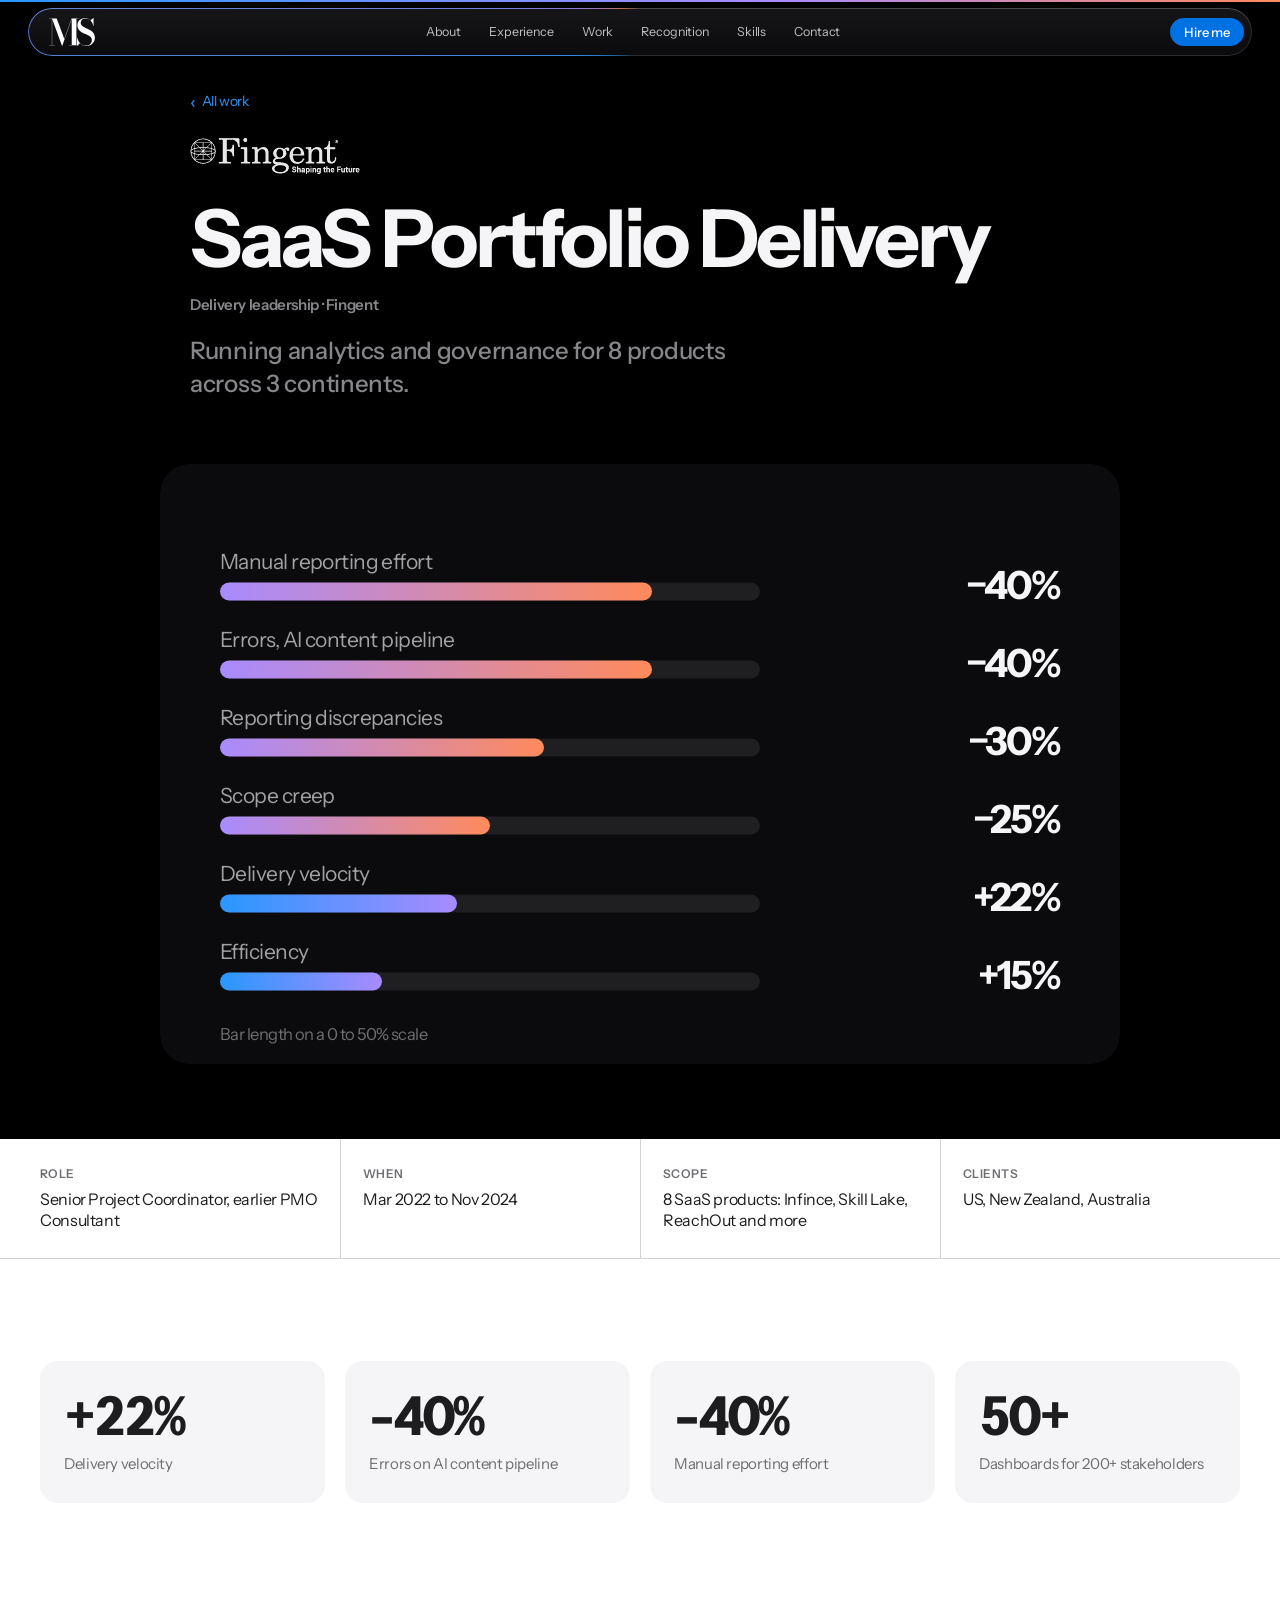
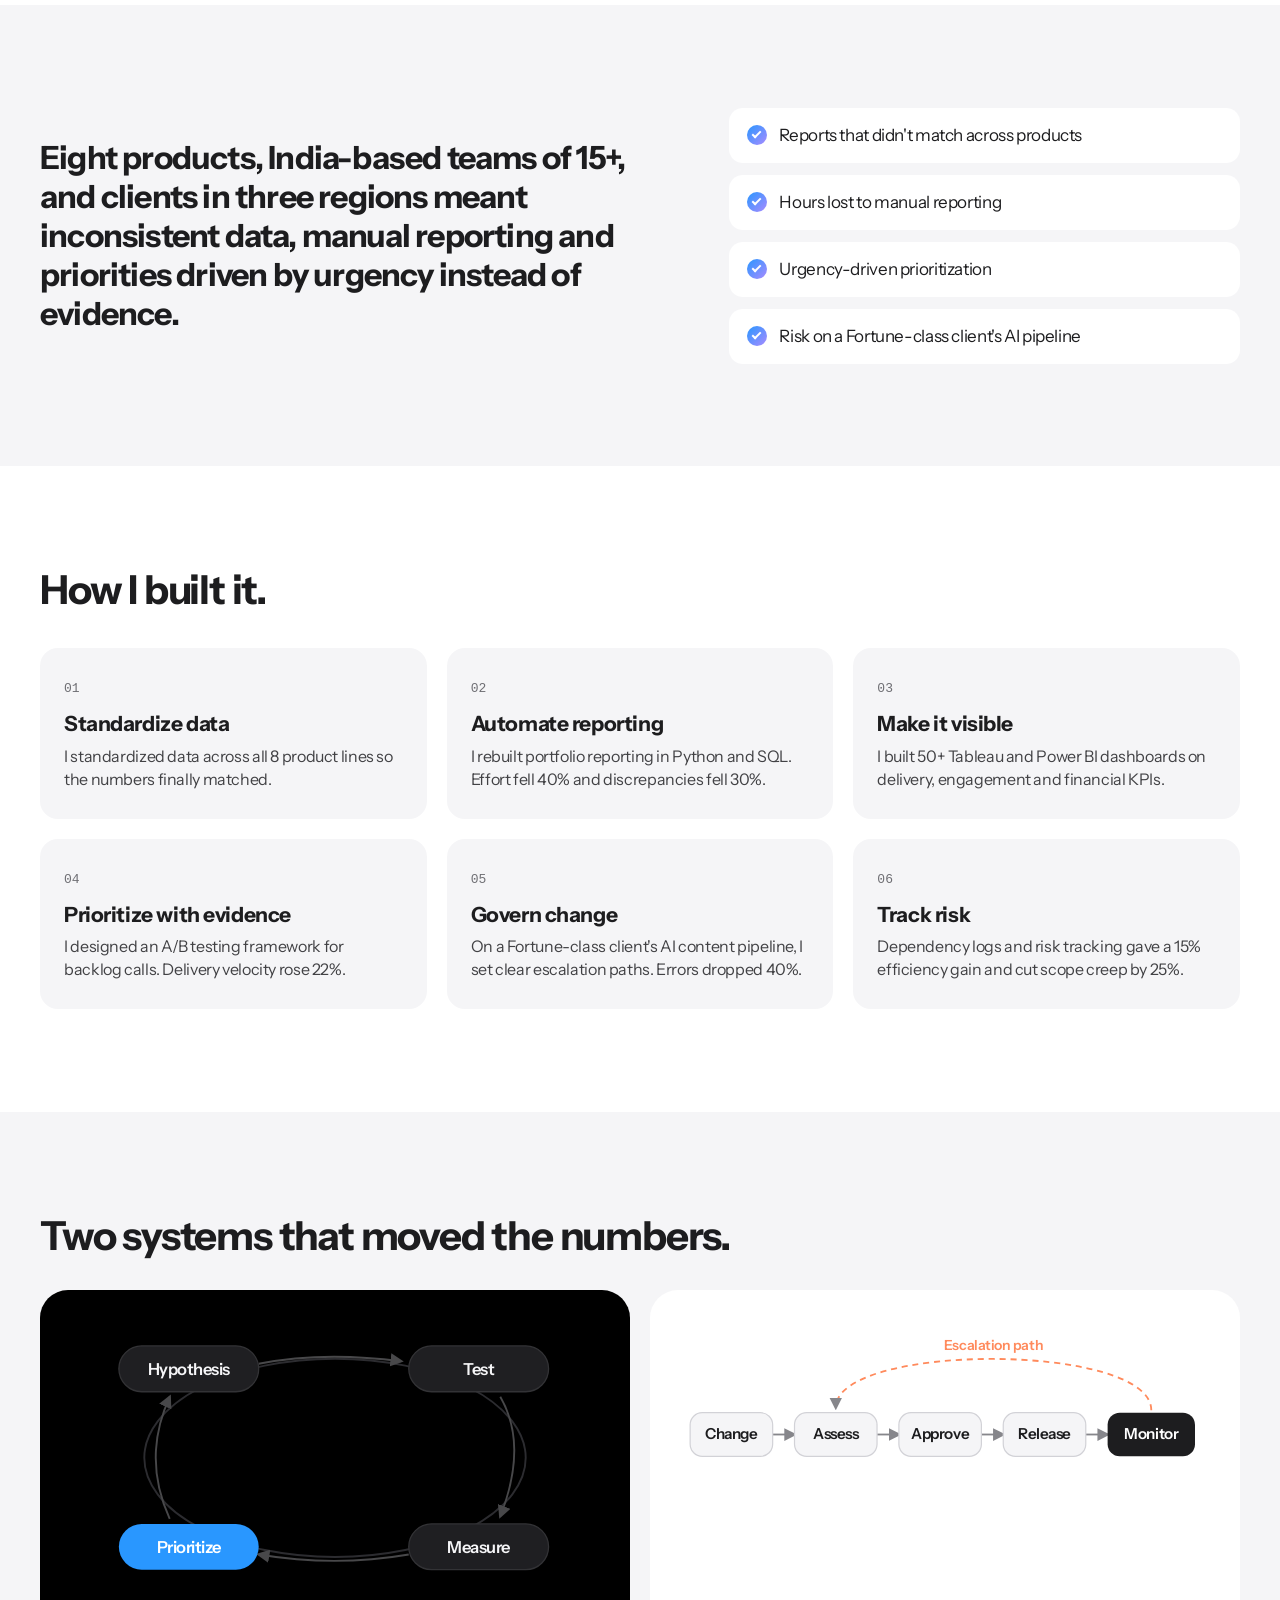
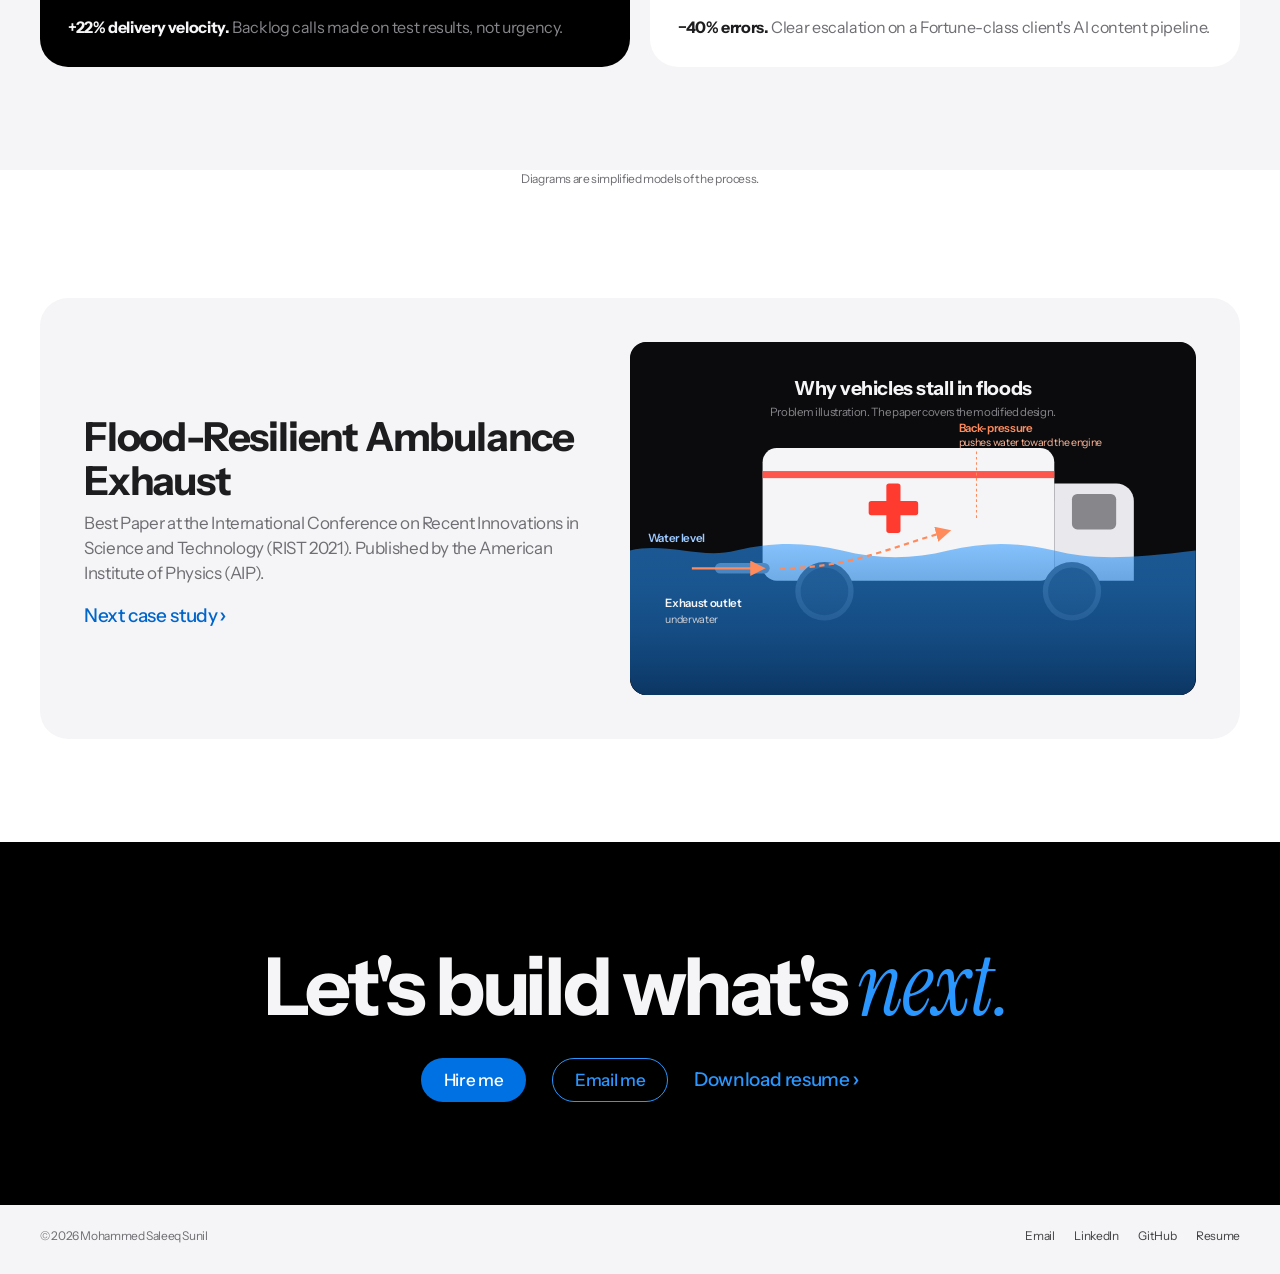
<file: work/portfolio-delivery.html>
<!doctype html>
<html lang="en">
<head>
  <meta charset="utf-8">
  <meta name="viewport" content="width=device-width, initial-scale=1, viewport-fit=cover">
  <title>SaaS Portfolio Delivery · Case study · Mohammed Saleeq Sunil</title>
  <meta name="description" content="Running analytics and governance for 8 products across 3 continents. A case study by Mohammed Saleeq Sunil.">
  <meta name="theme-color" content="#000">
  <link rel="canonical" href="https://slytherin-py.github.io/work/portfolio-delivery.html">
  <meta property="og:type" content="article">
  <meta property="og:url" content="https://slytherin-py.github.io/work/portfolio-delivery.html">
  <meta property="og:site_name" content="Mohammed Saleeq Sunil">
  <meta property="og:title" content="SaaS Portfolio Delivery · Mohammed Saleeq Sunil">
  <meta property="og:description" content="Running analytics and governance for 8 products across 3 continents.">
  <meta property="og:image" content="https://slytherin-py.github.io/assets/og.jpg?v=5">
  <meta name="twitter:card" content="summary_large_image">
  <link rel="icon" href="../assets/favicon.svg?v=zr1" type="image/svg+xml">
  <link rel="preconnect" href="https://fonts.googleapis.com"><link rel="preconnect" href="https://fonts.gstatic.com" crossorigin>
  <link rel="stylesheet" href="https://fonts.googleapis.com/css2?family=Instrument+Sans:wdth,wght@85..100,400..700&family=Instrument+Serif:ital@0;1&display=swap">
  <link rel="stylesheet" href="../styles.css?v=4ad0dd28">
  <script>document.documentElement.classList.add('js')</script>
</head>
<body class="case">
<a class="skip-link" href="#main">Skip to content</a>
<header class="nav" id="nav">
  <div class="wrap-wide nav-inner">
    <a class="brand" href="../index.html" aria-label="Mohammed Saleeq Sunil, home"><img class="brand-sig" src="../assets/mark.svg?v=zr1" alt="MS, Mohammed Saleeq Sunil" width="48" height="30"></a>
    <nav aria-label="Primary"><div class="nav-links" id="nav-links"><a href="../index.html#about">About</a><a href="../index.html#experience">Experience</a><a href="../index.html#work">Work</a><a href="../index.html#recognition">Recognition</a><a href="../index.html#skills">Skills</a><a href="../index.html#contact">Contact</a></div></nav>
    <div class="nav-actions">
      <a class="btn btn-primary btn-sm" href="../index.html#contact">Hire me</a>
      <button class="menu-btn" id="menu-btn" aria-controls="nav-links" aria-expanded="false" aria-label="Open menu"><span></span><span></span></button>
    </div>
  </div>
</header>
<main id="main">
<section class="case-hero dark" aria-labelledby="case-title">
  <div class="wrap-wide case-hero-copy">
    <a class="crumb" href="../index.html#work">All work</a>
    <img class="case-logo" src="../assets/logos/fingent-white.png" alt="Fingent" height="36">
    <h1 class="headline" id="case-title">SaaS Portfolio Delivery</h1>
    <p class="case-kicker">Delivery leadership · Fingent</p>
    <p class="lede">Running analytics and governance for 8 products across 3 continents.</p>
    
  </div>
  <div class="wrap-wide case-hero-media reveal"><div class="viz-frame"><svg class="viz" viewBox="0 0 640 400" role="img" aria-labelledby="imp-t">
  <title id="imp-t">Impact at Fingent: 40% less manual reporting, 40% fewer pipeline errors, 30% fewer discrepancies, 25% less scope creep, 22% faster delivery, 15% more efficient</title>
  <defs><linearGradient id="imp-up" x1="0" x2="1"><stop offset="0" stop-color="#2997ff"/><stop offset="1" stop-color="#a88bff"/></linearGradient>
  <linearGradient id="imp-dn" x1="0" x2="1"><stop offset="0" stop-color="#a88bff"/><stop offset="1" stop-color="#ff8a5c"/></linearGradient></defs>
  <rect width="640" height="400" rx="20" fill="#0b0b0d"/>
  <g font-family="'Instrument Sans', -apple-system, sans-serif"><text x="40" y="70" fill="#a1a1a6" font-size="14">Manual reporting effort</text><rect x="40" y="79" width="360" height="12" rx="6" fill="#1f1f22"/><rect x="40" y="79" width="288" height="12" rx="6" fill="url(#imp-dn)"/><text x="600" y="90" fill="#f5f5f7" font-size="26" font-weight="700" text-anchor="end" letter-spacing="-1">−40%</text><text x="40" y="122" fill="#a1a1a6" font-size="14">Errors, AI content pipeline</text><rect x="40" y="131" width="360" height="12" rx="6" fill="#1f1f22"/><rect x="40" y="131" width="288" height="12" rx="6" fill="url(#imp-dn)"/><text x="600" y="142" fill="#f5f5f7" font-size="26" font-weight="700" text-anchor="end" letter-spacing="-1">−40%</text><text x="40" y="174" fill="#a1a1a6" font-size="14">Reporting discrepancies</text><rect x="40" y="183" width="360" height="12" rx="6" fill="#1f1f22"/><rect x="40" y="183" width="216" height="12" rx="6" fill="url(#imp-dn)"/><text x="600" y="194" fill="#f5f5f7" font-size="26" font-weight="700" text-anchor="end" letter-spacing="-1">−30%</text><text x="40" y="226" fill="#a1a1a6" font-size="14">Scope creep</text><rect x="40" y="235" width="360" height="12" rx="6" fill="#1f1f22"/><rect x="40" y="235" width="180" height="12" rx="6" fill="url(#imp-dn)"/><text x="600" y="246" fill="#f5f5f7" font-size="26" font-weight="700" text-anchor="end" letter-spacing="-1">−25%</text><text x="40" y="278" fill="#a1a1a6" font-size="14">Delivery velocity</text><rect x="40" y="287" width="360" height="12" rx="6" fill="#1f1f22"/><rect x="40" y="287" width="158" height="12" rx="6" fill="url(#imp-up)"/><text x="600" y="298" fill="#f5f5f7" font-size="26" font-weight="700" text-anchor="end" letter-spacing="-1">+22%</text><text x="40" y="330" fill="#a1a1a6" font-size="14">Efficiency</text><rect x="40" y="339" width="360" height="12" rx="6" fill="#1f1f22"/><rect x="40" y="339" width="108" height="12" rx="6" fill="url(#imp-up)"/><text x="600" y="350" fill="#f5f5f7" font-size="26" font-weight="700" text-anchor="end" letter-spacing="-1">+15%</text></g>
  <text x="40" y="384" fill="#6e6e73" font-size="11" font-family="'Instrument Sans', -apple-system, sans-serif">Bar length on a 0 to 50% scale</text>
</svg></div></div>
</section>

<section class="facts" aria-label="Project facts"><div class="wrap-wide"><dl><div><dt>Role</dt><dd>Senior Project Coordinator, earlier PMO Consultant</dd></div><div><dt>When</dt><dd>Mar 2022 to Nov 2024</dd></div><div><dt>Scope</dt><dd>8 SaaS products: Infince, Skill Lake, ReachOut and more</dd></div><div><dt>Clients</dt><dd>US, New Zealand, Australia</dd></div></dl></div></section>

<section class="section-tight" aria-labelledby="res-h"><div class="wrap-wide">
  <h2 class="sr-only" id="res-h">Results</h2>
  <div class="metrics"><div class="m reveal" style="--d:0.00s"><b>+22%</b><span>Delivery velocity</span></div><div class="m reveal" style="--d:0.06s"><b>-40%</b><span>Errors on AI content pipeline</span></div><div class="m reveal" style="--d:0.12s"><b>-40%</b><span>Manual reporting effort</span></div><div class="m reveal" style="--d:0.18s"><b>50+</b><span>Dashboards for 200+ stakeholders</span></div></div>
</div></section>

<section class="section-tight gray" aria-labelledby="prob-h"><div class="wrap-wide split">
  <div class="reveal"><h2 class="problem-text" id="prob-h">Eight products, India-based teams of 15+, and clients in three regions meant inconsistent data, manual reporting and priorities driven by urgency instead of evidence.</h2></div>
  <ul class="checks reveal" style="--d:.08s"><li>Reports that didn&#x27;t match across products</li><li>Hours lost to manual reporting</li><li>Urgency-driven prioritization</li><li>Risk on a Fortune-class client&#x27;s AI pipeline</li></ul>
</div></section>

<section class="section-tight" aria-labelledby="how-h"><div class="wrap-wide">
  <h2 class="title reveal" id="how-h">How I built it.</h2>
  <ol class="steps"><li class="step reveal" style="--d:0.00s"><span class="step-n">01</span><h3>Standardize data</h3><p>I standardized data across all 8 product lines so the numbers finally matched.</p></li><li class="step reveal" style="--d:0.06s"><span class="step-n">02</span><h3>Automate reporting</h3><p>I rebuilt portfolio reporting in Python and SQL. Effort fell 40% and discrepancies fell 30%.</p></li><li class="step reveal" style="--d:0.12s"><span class="step-n">03</span><h3>Make it visible</h3><p>I built 50+ Tableau and Power BI dashboards on delivery, engagement and financial KPIs.</p></li><li class="step reveal" style="--d:0.00s"><span class="step-n">04</span><h3>Prioritize with evidence</h3><p>I designed an A/B testing framework for backlog calls. Delivery velocity rose 22%.</p></li><li class="step reveal" style="--d:0.06s"><span class="step-n">05</span><h3>Govern change</h3><p>On a Fortune-class client&#x27;s AI content pipeline, I set clear escalation paths. Errors dropped 40%.</p></li><li class="step reveal" style="--d:0.12s"><span class="step-n">06</span><h3>Track risk</h3><p>Dependency logs and risk tracking gave a 15% efficiency gain and cut scope creep by 25%.</p></li></ol>
</div></section>
<section class="section-tight gray" aria-labelledby="fl-h"><div class="wrap-wide">
  <h2 class="title reveal" id="fl-h">Two systems that moved the numbers.</h2>
  <div class="reveal" style="margin-top:32px"><div class="flow-pair">
<figure class="flow-card dark-card"><svg class="viz" viewBox="0 0 420 220" role="img" aria-labelledby="ab-t">
  <title id="ab-t">Experimentation loop: hypothesis, test, measure, prioritize</title>
  <defs><marker id="arw" viewBox="0 0 10 10" refX="8" refY="5" markerWidth="7" markerHeight="7" orient="auto"><path d="M0 0L10 5L0 10z" fill="#48484a"/></marker></defs>
  <ellipse cx="210" cy="110" rx="150" ry="78" fill="none" stroke="#2c2c30" stroke-width="1.5"/>
  <g fill="none" stroke="#48484a" stroke-width="1.5" marker-end="url(#arw)"><path d="M150 36 Q200 26 262 34"/><path d="M340 62 Q362 100 340 156"/><path d="M268 186 Q210 196 150 186"/><path d="M80 158 Q58 110 80 62"/></g>
  <g font-family="'Instrument Sans', -apple-system, sans-serif" font-size="13" font-weight="600" text-anchor="middle">
    <rect x="40" y="22" width="110" height="36" rx="18" fill="#1f1f22" stroke="#333336"/><text x="95" y="45" fill="#f5f5f7">Hypothesis</text>
    <rect x="268" y="22" width="110" height="36" rx="18" fill="#1f1f22" stroke="#333336"/><text x="323" y="45" fill="#f5f5f7">Test</text>
    <rect x="268" y="162" width="110" height="36" rx="18" fill="#1f1f22" stroke="#333336"/><text x="323" y="185" fill="#f5f5f7">Measure</text>
    <rect x="40" y="162" width="110" height="36" rx="18" fill="#2997ff"/><text x="95" y="185" fill="#fff">Prioritize</text>
  </g></svg><figcaption><b>+22% delivery velocity.</b> Backlog calls made on test results, not urgency.</figcaption></figure>
<figure class="flow-card"><svg class="viz" viewBox="0 0 440 170" role="img" aria-labelledby="gv-t">
  <title id="gv-t">Change governance: change, assess, approve, release, monitor, with an escalation path back to assessment</title>
  <defs><marker id="arw2" viewBox="0 0 10 10" refX="8" refY="5" markerWidth="7" markerHeight="7" orient="auto"><path d="M0 0L10 5L0 10z" fill="#86868b"/></marker></defs>
  <g fill="none" stroke="#86868b" stroke-width="1.5" marker-end="url(#arw2)"><path d="M78 96 H96"/><path d="M164 96 H182"/><path d="M250 96 H268"/><path d="M336 96 H354"/></g>
  <path d="M390 76 C390 20 130 20 130 74" fill="none" stroke="#ff8a5c" stroke-width="1.5" stroke-dasharray="5 4" marker-end="url(#arw2)"/>
  <text x="260" y="26" text-anchor="middle" font-family="'Instrument Sans', -apple-system, sans-serif" font-size="11.5" fill="#ff8a5c" font-weight="600">Escalation path</text>
  <g font-family="'Instrument Sans', -apple-system, sans-serif" font-size="12.5" font-weight="600" text-anchor="middle">
    <rect x="10" y="78" width="68" height="36" rx="10" fill="#f5f5f7" stroke="#d2d2d7"/><text x="44" y="100" fill="#1d1d1f">Change</text>
    <rect x="96" y="78" width="68" height="36" rx="10" fill="#f5f5f7" stroke="#d2d2d7"/><text x="130" y="100" fill="#1d1d1f">Assess</text>
    <rect x="182" y="78" width="68" height="36" rx="10" fill="#f5f5f7" stroke="#d2d2d7"/><text x="216" y="100" fill="#1d1d1f">Approve</text>
    <rect x="268" y="78" width="68" height="36" rx="10" fill="#f5f5f7" stroke="#d2d2d7"/><text x="302" y="100" fill="#1d1d1f">Release</text>
    <rect x="354" y="78" width="72" height="36" rx="10" fill="#1d1d1f"/><text x="390" y="100" fill="#fff">Monitor</text>
  </g></svg><figcaption><b>−40% errors.</b> Clear escalation on a Fortune-class client's AI content pipeline.</figcaption></figure>
</div></div></div></section>
<div class="wrap-wide"><p class="note case-note">Diagrams are simplified models of the process.</p></div>

<section class="section-tight" aria-label="Next case study"><div class="wrap-wide">
  <a class="next-case reveal" href="flood-exhaust.html">
    <div><h2 class="title">Flood-Resilient Ambulance Exhaust</h2><p>Best Paper at the International Conference on Recent Innovations in Science and Technology (RIST 2021). Published by the American Institute of Physics (AIP).</p><span class="more">Next case study</span></div>
    <div class="next-media work-media"><div class="card-viz"><svg class="viz" viewBox="0 0 640 400" role="img" aria-labelledby="fl-t">
  <title id="fl-t">The problem: floodwater rises above an ambulance's exhaust outlet, back-pressure pushes water toward the engine and it stalls</title>
  <defs>
    <linearGradient id="water" x1="0" y1="0" x2="0" y2="1"><stop offset="0" stop-color="#2997ff" stop-opacity=".55"/><stop offset="1" stop-color="#0b3a6b" stop-opacity=".9"/></linearGradient>
    <marker id="fa" viewBox="0 0 10 10" refX="8" refY="5" markerWidth="7" markerHeight="7" orient="auto"><path d="M0 0L10 5L0 10z" fill="#ff8a5c"/></marker>
  </defs>
  <rect width="640" height="400" rx="20" fill="#0b0b0d"/>
  <g font-family="'Instrument Sans', -apple-system, sans-serif">
    <rect x="150" y="120" width="330" height="150" rx="16" fill="#f5f5f7"/>
    <path d="M480 160 h70 a20 20 0 0 1 20 20 v90 h-90z" fill="#e8e8ed"/>
    <rect x="500" y="172" width="50" height="40" rx="6" fill="#86868b"/>
    <rect x="290" y="160" width="16" height="56" rx="3" fill="#ff3b30"/><rect x="270" y="180" width="56" height="16" rx="3" fill="#ff3b30"/>
    <rect x="150" y="146" width="330" height="8" fill="#ff3b30" opacity=".85"/>
    <circle cx="220" cy="282" r="30" fill="#1d1d1f" stroke="#48484a" stroke-width="6"/>
    <circle cx="500" cy="282" r="30" fill="#1d1d1f" stroke="#48484a" stroke-width="6"/>
    <rect x="96" y="250" width="62" height="12" rx="6" fill="#86868b"/>
    <path d="M0 236 C40 226 80 246 120 236 S200 226 240 236 S320 246 360 236 S440 226 480 236 S560 246 640 236 V380 a20 20 0 0 1 -20 20 H20 a20 20 0 0 1 -20 -20Z" fill="url(#water)"/>
    <path d="M70 256 H150" stroke="#ff8a5c" stroke-width="2.5" marker-end="url(#fa)"/>
    <path d="M170 256 C250 256 300 230 360 214" stroke="#ff8a5c" stroke-width="2.5" stroke-dasharray="6 5" fill="none" marker-end="url(#fa)"/>
    <text x="20" y="226" fill="#9cc9ff" font-size="13" font-weight="600">Water level</text>
    <text x="40" y="300" fill="#f5f5f7" font-size="13" font-weight="600">Exhaust outlet</text>
    <text x="40" y="318" fill="#d2d2d7" font-size="12">underwater</text>
    <text x="372" y="102" fill="#ff8a5c" font-size="13" font-weight="600">Back-pressure</text>
    <text x="372" y="118" fill="#ffb899" font-size="12">pushes water toward the engine</text><path d="M392 124 V200" stroke="#ff8a5c" stroke-width="1.2" stroke-dasharray="3 3"/>
    <text x="320" y="60" fill="#f5f5f7" font-size="22" font-weight="700" text-anchor="middle" letter-spacing="-.5">Why vehicles stall in floods</text>
    <text x="320" y="84" fill="#86868b" font-size="13" text-anchor="middle">Problem illustration. The paper covers the modified design.</text>
  </g>
</svg></div></div>
  </a>
</div></section>

<section class="section-tight dark cta-band" aria-labelledby="cta-h"><div class="wrap">
  <h2 class="headline reveal" id="cta-h">Let's build what's <span class="gradient-text">next.</span></h2>
  <div class="cta-row reveal" style="--d:.08s">
    <a class="btn btn-primary" href="../index.html#contact">Hire me</a>
    <a class="btn btn-ghost" href="mailto:mohammedsaleeqs@gmail.com?subject=Opportunity%20for%20Mohammed">Email me</a>
    <a class="more" href="../assets/Mohammed_Saleeq_Sunil_Resume.pdf" download>Download resume</a>
  </div>
</div></section>
</main>
<footer class="footer"><div class="wrap-wide footer-inner">
  <p>© <span id="year">2026</span> Mohammed Saleeq Sunil</p>
  <nav aria-label="Footer"><a href="mailto:mohammedsaleeqs@gmail.com">Email</a><a href="https://www.linkedin.com/in/mohammed-saleeq-sunil" target="_blank" rel="noopener">LinkedIn</a><a href="https://github.com/slytherin-py" target="_blank" rel="noopener">GitHub</a><a href="../assets/Mohammed_Saleeq_Sunil_Resume.pdf" download>Resume</a></nav>
</div></footer>
<script src="../main.js?v=727c9d57" defer></script>
</body>
</html>
</file>
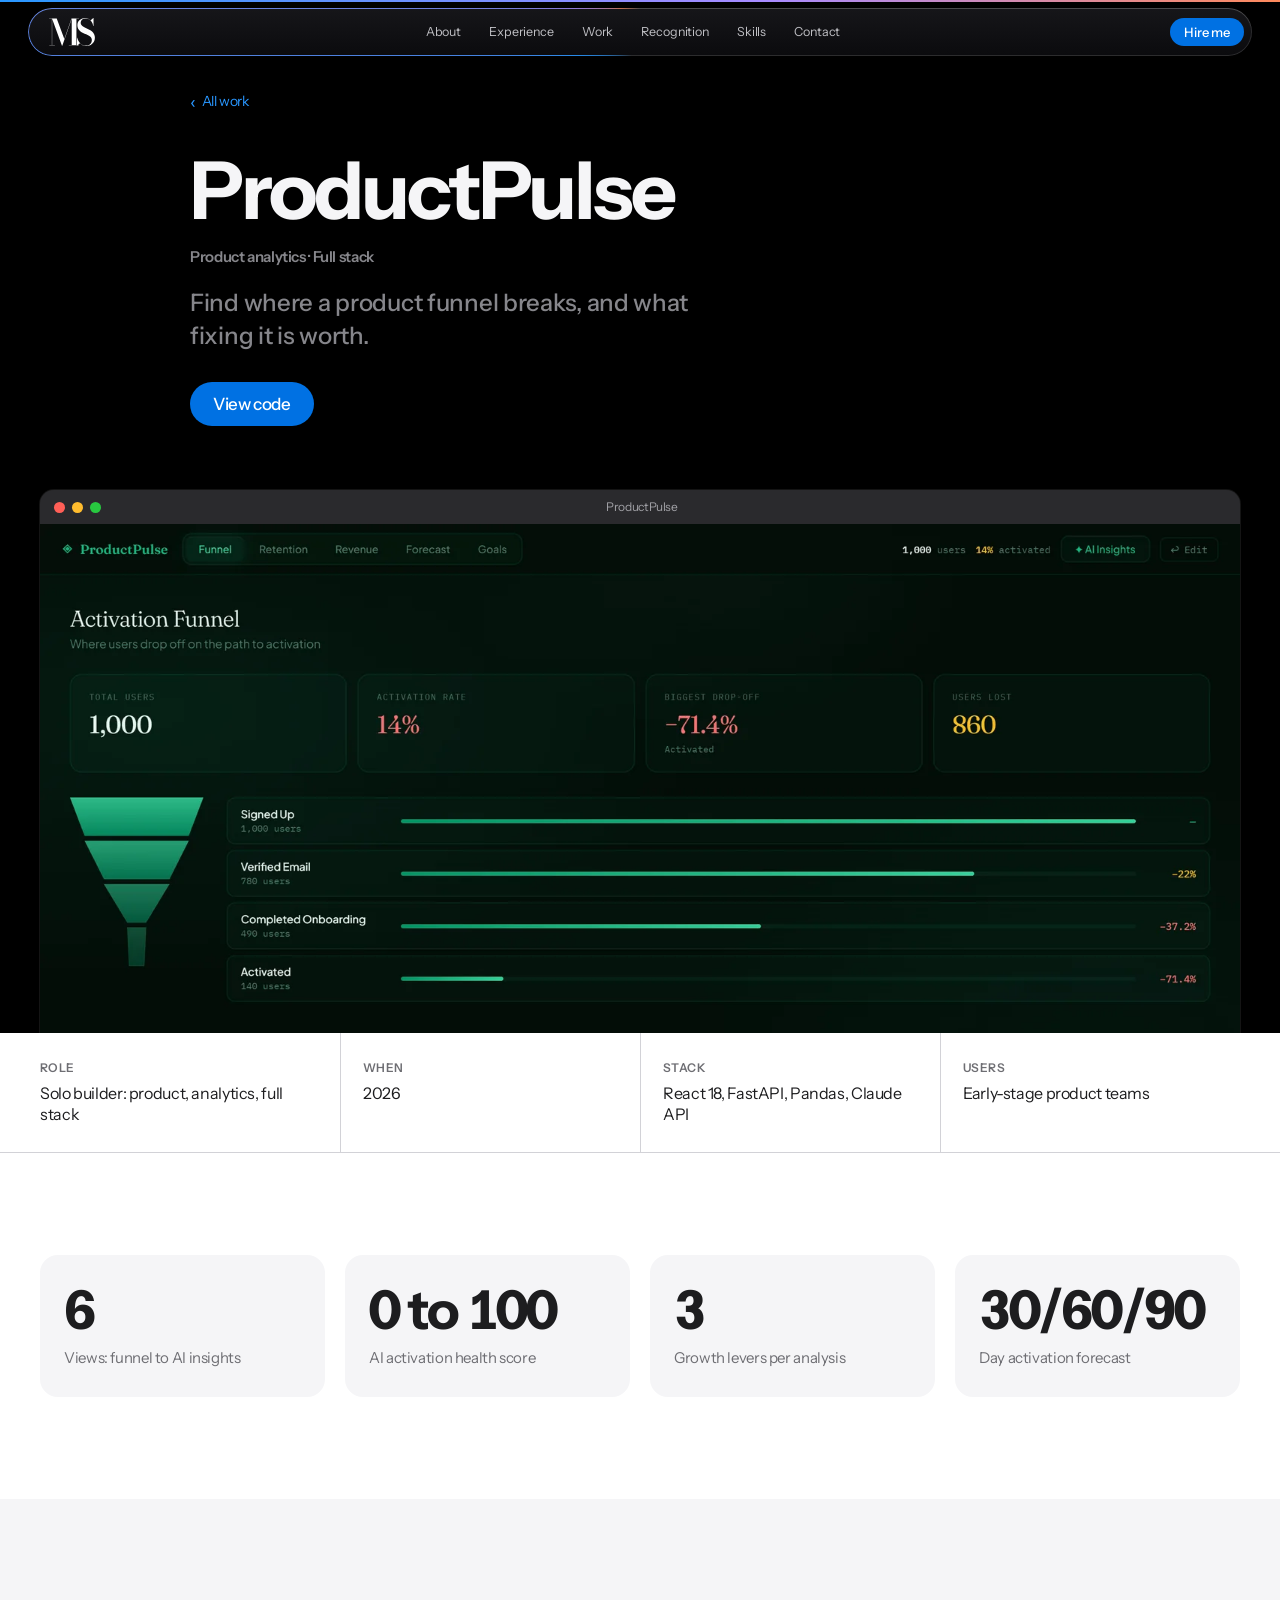
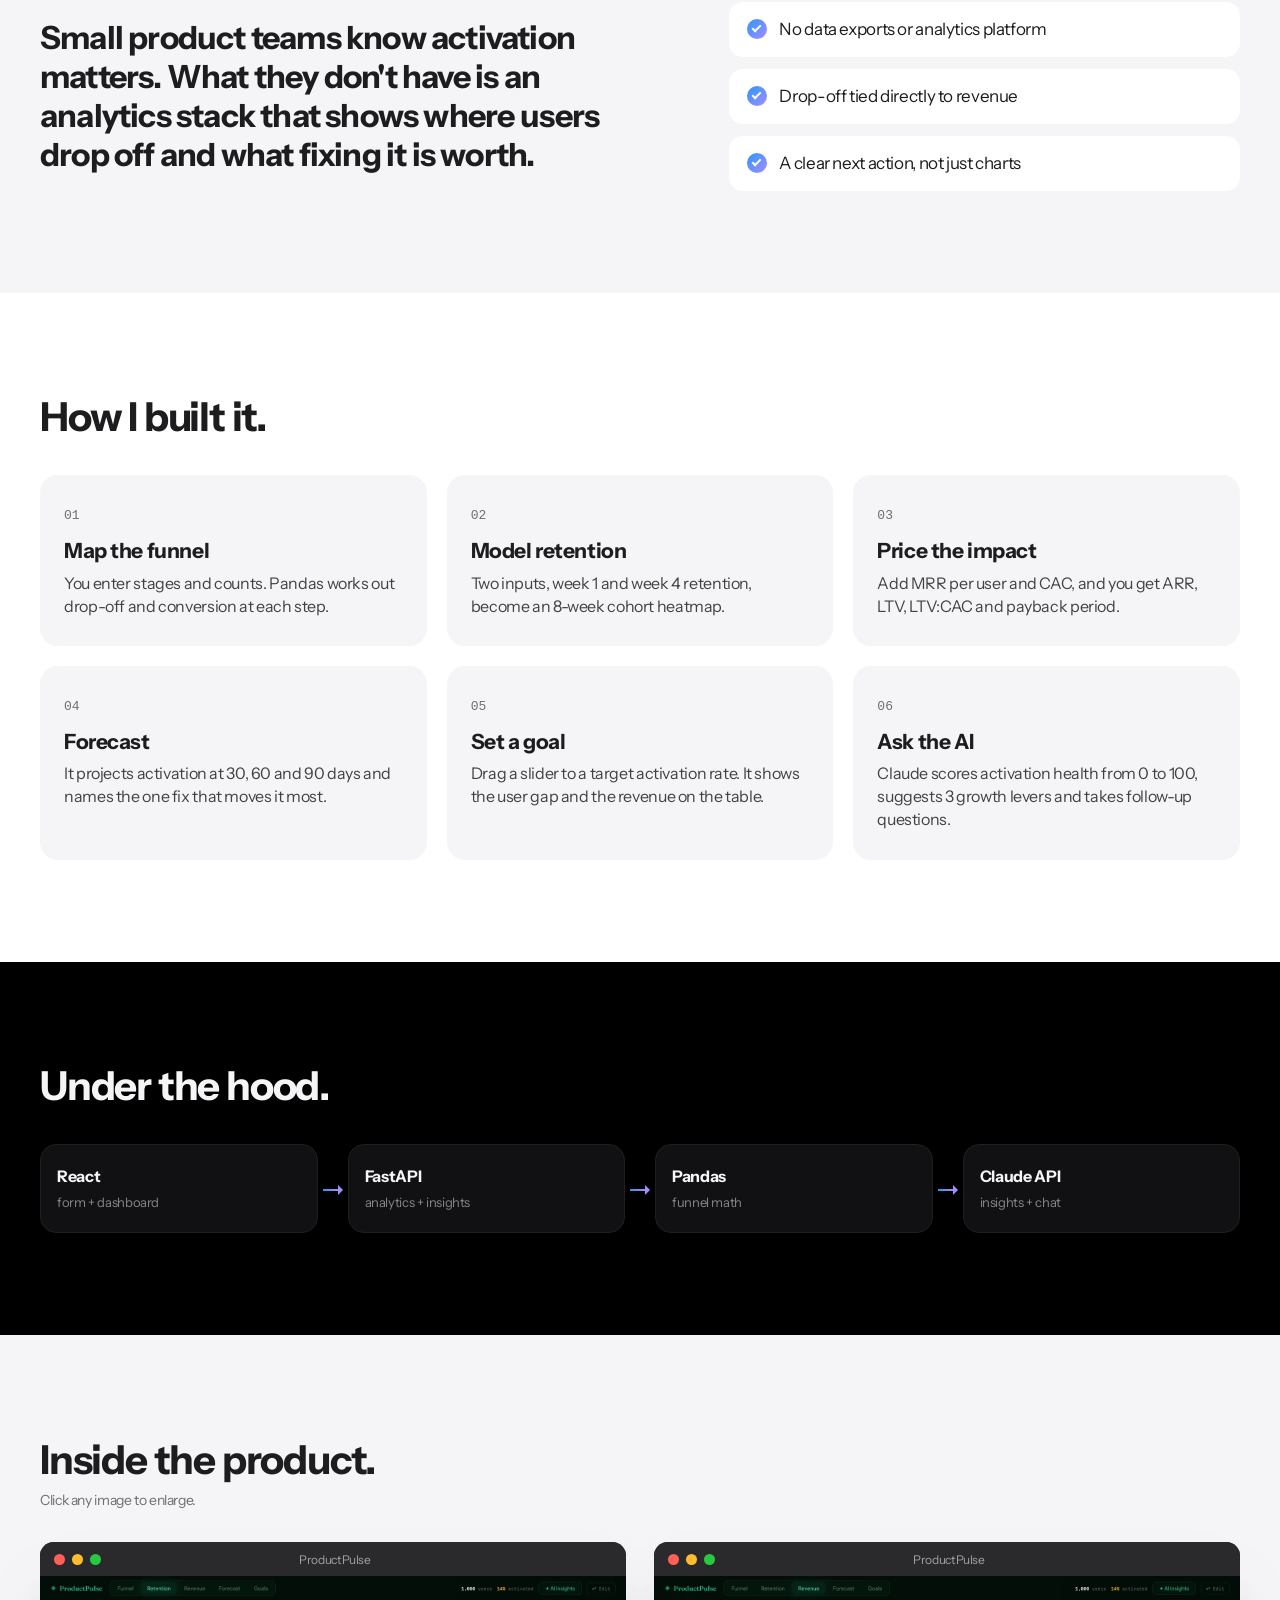
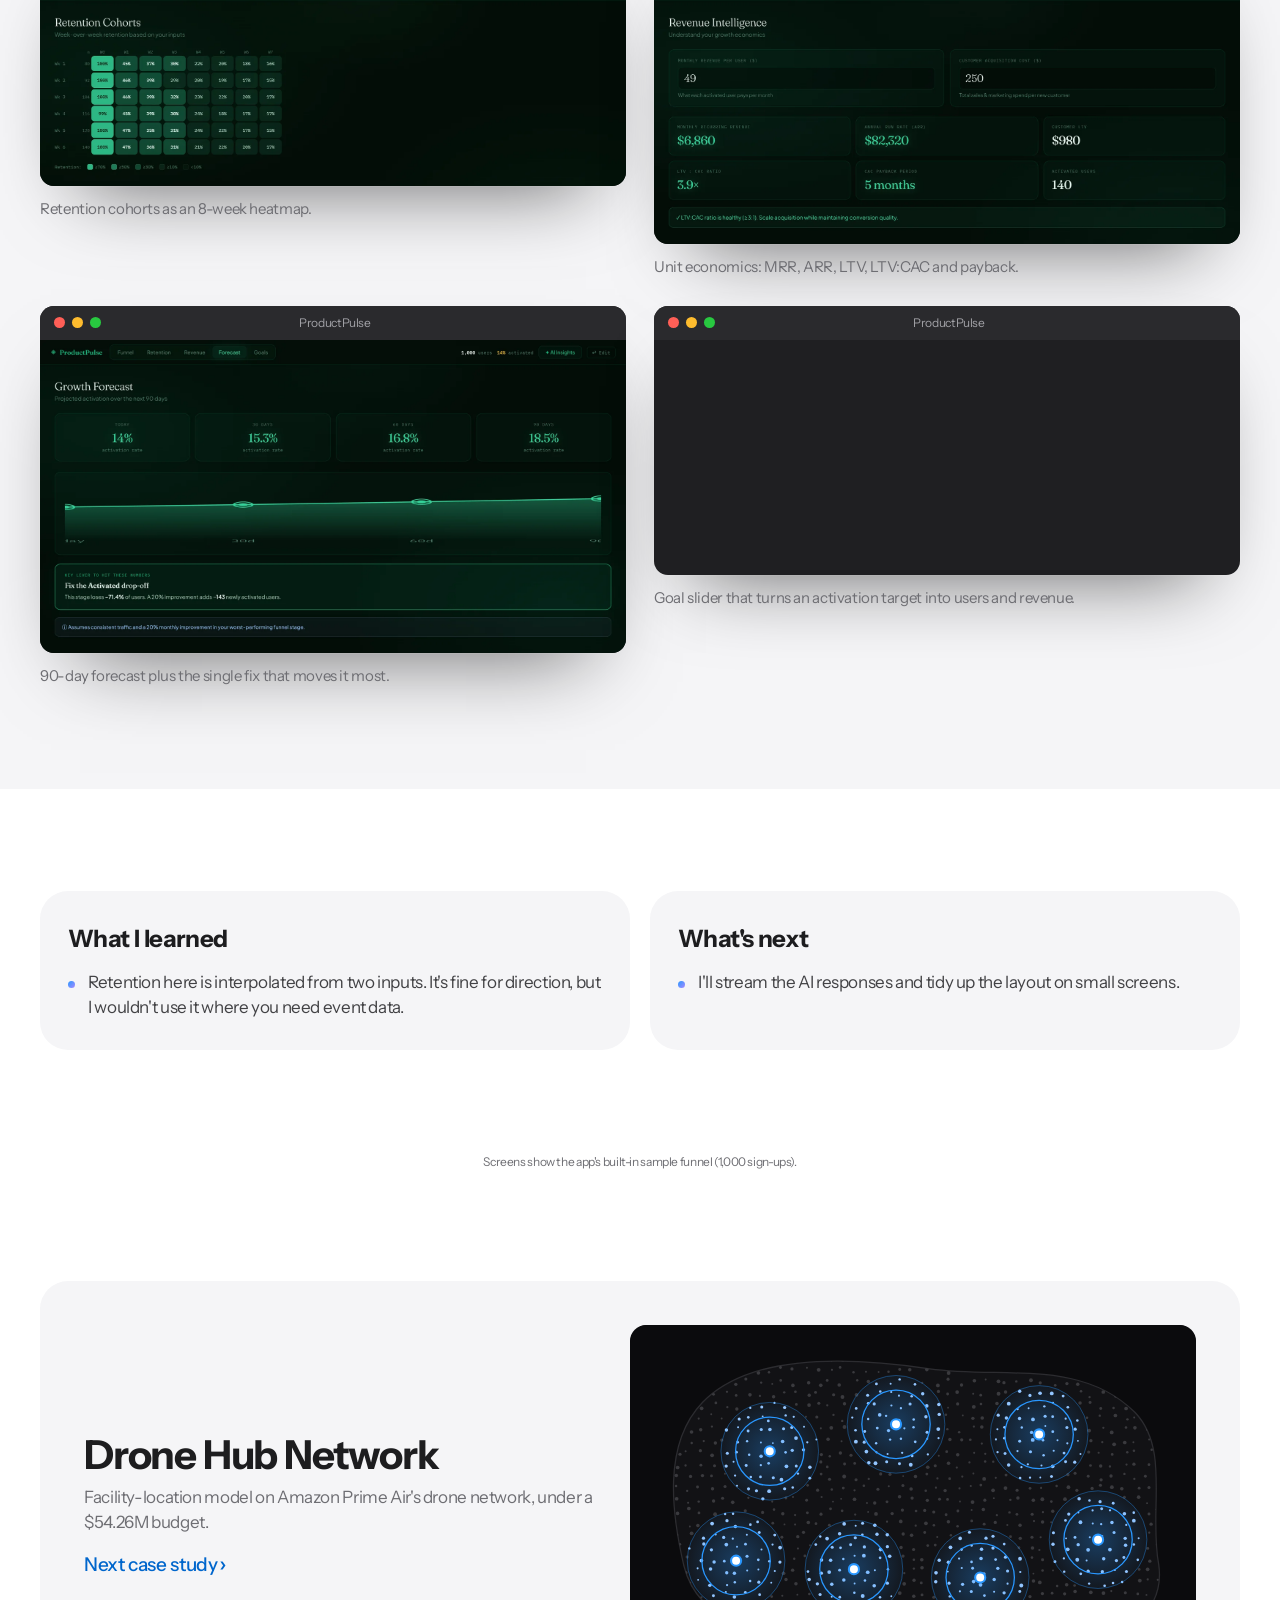
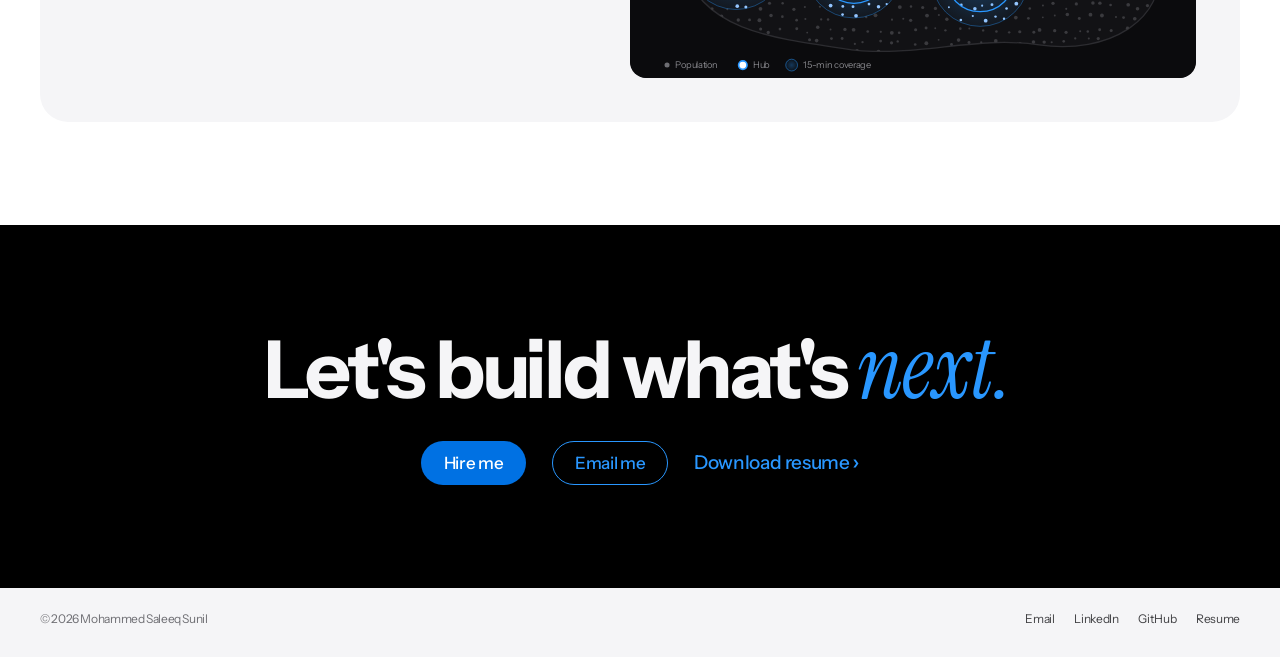
<file: work/productpulse.html>
<!doctype html>
<html lang="en">
<head>
  <meta charset="utf-8">
  <meta name="viewport" content="width=device-width, initial-scale=1, viewport-fit=cover">
  <title>ProductPulse · Case study · Mohammed Saleeq Sunil</title>
  <meta name="description" content="Find where a product funnel breaks, and what fixing it is worth. A case study by Mohammed Saleeq Sunil.">
  <meta name="theme-color" content="#000">
  <link rel="canonical" href="https://slytherin-py.github.io/work/productpulse.html">
  <meta property="og:type" content="article">
  <meta property="og:url" content="https://slytherin-py.github.io/work/productpulse.html">
  <meta property="og:site_name" content="Mohammed Saleeq Sunil">
  <meta property="og:title" content="ProductPulse · Mohammed Saleeq Sunil">
  <meta property="og:description" content="Find where a product funnel breaks, and what fixing it is worth.">
  <meta property="og:image" content="https://slytherin-py.github.io/assets/work/pp-funnel-sm.jpg">
  <meta name="twitter:card" content="summary_large_image">
  <link rel="icon" href="../assets/favicon.svg?v=zr1" type="image/svg+xml">
  <link rel="preconnect" href="https://fonts.googleapis.com"><link rel="preconnect" href="https://fonts.gstatic.com" crossorigin>
  <link rel="stylesheet" href="https://fonts.googleapis.com/css2?family=Instrument+Sans:wdth,wght@85..100,400..700&family=Instrument+Serif:ital@0;1&display=swap">
  <link rel="stylesheet" href="../styles.css?v=4ad0dd28">
  <script>document.documentElement.classList.add('js')</script>
</head>
<body class="case">
<a class="skip-link" href="#main">Skip to content</a>
<header class="nav" id="nav">
  <div class="wrap-wide nav-inner">
    <a class="brand" href="../index.html" aria-label="Mohammed Saleeq Sunil, home"><img class="brand-sig" src="../assets/mark.svg?v=zr1" alt="MS, Mohammed Saleeq Sunil" width="48" height="30"></a>
    <nav aria-label="Primary"><div class="nav-links" id="nav-links"><a href="../index.html#about">About</a><a href="../index.html#experience">Experience</a><a href="../index.html#work">Work</a><a href="../index.html#recognition">Recognition</a><a href="../index.html#skills">Skills</a><a href="../index.html#contact">Contact</a></div></nav>
    <div class="nav-actions">
      <a class="btn btn-primary btn-sm" href="../index.html#contact">Hire me</a>
      <button class="menu-btn" id="menu-btn" aria-controls="nav-links" aria-expanded="false" aria-label="Open menu"><span></span><span></span></button>
    </div>
  </div>
</header>
<main id="main">
<section class="case-hero dark" aria-labelledby="case-title">
  <div class="wrap-wide case-hero-copy">
    <a class="crumb" href="../index.html#work">All work</a>
    
    <h1 class="headline" id="case-title">ProductPulse</h1>
    <p class="case-kicker">Product analytics · Full stack</p>
    <p class="lede">Find where a product funnel breaks, and what fixing it is worth.</p>
    <div class="cta-row"><a class="btn btn-primary" href="https://github.com/slytherin-py/ProductPulse" target="_blank" rel="noopener">View code</a></div>
  </div>
  <div class="wrap-wide case-hero-media reveal"><div class="browser"><div class="browser-bar"><i></i><i></i><i></i><span>ProductPulse</span></div><picture><source srcset="../assets/work/pp-funnel.webp" type="image/webp"><img class="" src="../assets/work/pp-funnel-sm.jpg" alt="ProductPulse activation funnel dashboard" data-zoom="../assets/work/pp-funnel.webp"></picture></div></div>
</section>

<section class="facts" aria-label="Project facts"><div class="wrap-wide"><dl><div><dt>Role</dt><dd>Solo builder: product, analytics, full stack</dd></div><div><dt>When</dt><dd>2026</dd></div><div><dt>Stack</dt><dd>React 18, FastAPI, Pandas, Claude API</dd></div><div><dt>Users</dt><dd>Early-stage product teams</dd></div></dl></div></section>

<section class="section-tight" aria-labelledby="res-h"><div class="wrap-wide">
  <h2 class="sr-only" id="res-h">Results</h2>
  <div class="metrics"><div class="m reveal" style="--d:0.00s"><b>6</b><span>Views: funnel to AI insights</span></div><div class="m reveal" style="--d:0.06s"><b>0 to 100</b><span>AI activation health score</span></div><div class="m reveal" style="--d:0.12s"><b>3</b><span>Growth levers per analysis</span></div><div class="m reveal" style="--d:0.18s"><b>30/60/90</b><span>Day activation forecast</span></div></div>
</div></section>

<section class="section-tight gray" aria-labelledby="prob-h"><div class="wrap-wide split">
  <div class="reveal"><h2 class="problem-text" id="prob-h">Small product teams know activation matters. What they don&#x27;t have is an analytics stack that shows where users drop off and what fixing it is worth.</h2></div>
  <ul class="checks reveal" style="--d:.08s"><li>No data exports or analytics platform</li><li>Drop-off tied directly to revenue</li><li>A clear next action, not just charts</li></ul>
</div></section>

<section class="section-tight" aria-labelledby="how-h"><div class="wrap-wide">
  <h2 class="title reveal" id="how-h">How I built it.</h2>
  <ol class="steps"><li class="step reveal" style="--d:0.00s"><span class="step-n">01</span><h3>Map the funnel</h3><p>You enter stages and counts. Pandas works out drop-off and conversion at each step.</p></li><li class="step reveal" style="--d:0.06s"><span class="step-n">02</span><h3>Model retention</h3><p>Two inputs, week 1 and week 4 retention, become an 8-week cohort heatmap.</p></li><li class="step reveal" style="--d:0.12s"><span class="step-n">03</span><h3>Price the impact</h3><p>Add MRR per user and CAC, and you get ARR, LTV, LTV:CAC and payback period.</p></li><li class="step reveal" style="--d:0.00s"><span class="step-n">04</span><h3>Forecast</h3><p>It projects activation at 30, 60 and 90 days and names the one fix that moves it most.</p></li><li class="step reveal" style="--d:0.06s"><span class="step-n">05</span><h3>Set a goal</h3><p>Drag a slider to a target activation rate. It shows the user gap and the revenue on the table.</p></li><li class="step reveal" style="--d:0.12s"><span class="step-n">06</span><h3>Ask the AI</h3><p>Claude scores activation health from 0 to 100, suggests 3 growth levers and takes follow-up questions.</p></li></ol>
</div></section>
<section class="section-tight dark" aria-labelledby="arch-h"><div class="wrap-wide">
  <h2 class="title reveal" id="arch-h">Under the hood.</h2>
  <div class="arch reveal"><div class="arch-node"><b>React</b><span>form + dashboard</span></div><span class="arch-arrow" aria-hidden="true"></span><div class="arch-node"><b>FastAPI</b><span>analytics + insights</span></div><span class="arch-arrow" aria-hidden="true"></span><div class="arch-node"><b>Pandas</b><span>funnel math</span></div><span class="arch-arrow" aria-hidden="true"></span><div class="arch-node"><b>Claude API</b><span>insights + chat</span></div></div></div></section><section class="section-tight gray" aria-labelledby="gal-h"><div class="wrap-wide">
  <h2 class="title reveal" id="gal-h">Inside the product.</h2>
  <p class="hint reveal">Click any image to enlarge.</p>
  <div class="gallery"><figure class="shot shot-dark reveal" style="--d:0.00s"><div class="browser"><div class="browser-bar"><i></i><i></i><i></i><span>ProductPulse</span></div><picture><source srcset="../assets/work/pp-retention.webp" type="image/webp"><img class="" src="../assets/work/pp-retention-sm.jpg" alt="Retention cohort heatmap" loading="lazy" decoding="async" data-zoom="../assets/work/pp-retention.webp"></picture></div><figcaption>Retention cohorts as an 8-week heatmap.</figcaption></figure><figure class="shot shot-dark reveal" style="--d:0.08s"><div class="browser"><div class="browser-bar"><i></i><i></i><i></i><span>ProductPulse</span></div><picture><source srcset="../assets/work/pp-revenue.webp" type="image/webp"><img class="" src="../assets/work/pp-revenue-sm.jpg" alt="Revenue intelligence view" loading="lazy" decoding="async" data-zoom="../assets/work/pp-revenue.webp"></picture></div><figcaption>Unit economics: MRR, ARR, LTV, LTV:CAC and payback.</figcaption></figure><figure class="shot shot-dark reveal" style="--d:0.00s"><div class="browser"><div class="browser-bar"><i></i><i></i><i></i><span>ProductPulse</span></div><picture><source srcset="../assets/work/pp-forecast.webp" type="image/webp"><img class="" src="../assets/work/pp-forecast-sm.jpg" alt="Growth forecast view" loading="lazy" decoding="async" data-zoom="../assets/work/pp-forecast.webp"></picture></div><figcaption>90-day forecast plus the single fix that moves it most.</figcaption></figure><figure class="shot shot-dark reveal" style="--d:0.08s"><div class="browser"><div class="browser-bar"><i></i><i></i><i></i><span>ProductPulse</span></div><picture><source srcset="../assets/work/pp-goals.webp" type="image/webp"><img class="" src="../assets/work/pp-goals-sm.jpg" alt="Activation goals view" loading="lazy" decoding="async" data-zoom="../assets/work/pp-goals.webp"></picture></div><figcaption>Goal slider that turns an activation target into users and revenue.</figcaption></figure></div></div></section><section class="section-tight"><div class="wrap-wide reflect"><div class="reflect-card reveal"><h3>What I learned</h3><ul><li>Retention here is interpolated from two inputs. It&#x27;s fine for direction, but I wouldn&#x27;t use it where you need event data.</li></ul></div><div class="reflect-card reveal"><h3>What's next</h3><ul><li>I&#x27;ll stream the AI responses and tidy up the layout on small screens.</li></ul></div></div></section>
<div class="wrap-wide"><p class="note case-note">Screens show the app&#x27;s built-in sample funnel (1,000 sign-ups).</p></div>

<section class="section-tight" aria-label="Next case study"><div class="wrap-wide">
  <a class="next-case reveal" href="hub-network.html">
    <div><h2 class="title">Drone Hub Network</h2><p>Facility-location model on Amazon Prime Air&#x27;s drone network, under a $54.26M budget.</p><span class="more">Next case study</span></div>
    <div class="next-media work-media"><div class="card-viz"><svg class="hub-map" viewBox="0 0 640 420" role="img" aria-labelledby="hub-t">
  <title id="hub-t">Schematic: seven hubs with 15-minute coverage areas over a population map</title>
  <defs>
    <radialGradient id="hubFill"><stop offset="0" stop-color="#2997ff" stop-opacity=".32"/><stop offset="1" stop-color="#2997ff" stop-opacity=".05"/></radialGradient>
    <clipPath id="region"><path d="M70 92 C130 30 260 40 340 52 C430 64 520 40 584 104 C626 148 600 222 612 284 C622 350 552 392 470 380 C390 368 320 398 236 384 C150 372 66 360 48 286 C34 226 22 142 70 92Z"/></clipPath>
  </defs>
  <path d="M70 92 C130 30 260 40 340 52 C430 64 520 40 584 104 C626 148 600 222 612 284 C622 350 552 392 470 380 C390 368 320 398 236 384 C150 372 66 360 48 286 C34 226 22 142 70 92Z" fill="#121215" stroke="#2c2c30" stroke-width="1.5"/>
  <g class="pop" clip-path="url(#region)"></g><g class="hubs"></g>
  <g font-size="11" fill="#86868b" font-family="'Instrument Sans', -apple-system, sans-serif">
    <circle cx="28" cy="404" r="3" fill="#6e6e73"/><text x="38" y="408">Population</text>
    <circle cx="118" cy="404" r="5" fill="#fff" stroke="#2997ff" stroke-width="2"/><text x="130" y="408">Hub</text>
    <circle cx="176" cy="404" r="7" fill="url(#hubFill)" stroke="#2997ff" stroke-opacity=".6"/><text x="190" y="408">15-min coverage</text>
  </g>
</svg></div></div>
  </a>
</div></section>

<section class="section-tight dark cta-band" aria-labelledby="cta-h"><div class="wrap">
  <h2 class="headline reveal" id="cta-h">Let's build what's <span class="gradient-text">next.</span></h2>
  <div class="cta-row reveal" style="--d:.08s">
    <a class="btn btn-primary" href="../index.html#contact">Hire me</a>
    <a class="btn btn-ghost" href="mailto:mohammedsaleeqs@gmail.com?subject=Opportunity%20for%20Mohammed">Email me</a>
    <a class="more" href="../assets/Mohammed_Saleeq_Sunil_Resume.pdf" download>Download resume</a>
  </div>
</div></section>
</main>
<footer class="footer"><div class="wrap-wide footer-inner">
  <p>© <span id="year">2026</span> Mohammed Saleeq Sunil</p>
  <nav aria-label="Footer"><a href="mailto:mohammedsaleeqs@gmail.com">Email</a><a href="https://www.linkedin.com/in/mohammed-saleeq-sunil" target="_blank" rel="noopener">LinkedIn</a><a href="https://github.com/slytherin-py" target="_blank" rel="noopener">GitHub</a><a href="../assets/Mohammed_Saleeq_Sunil_Resume.pdf" download>Resume</a></nav>
</div></footer>
<script src="../main.js?v=727c9d57" defer></script>
</body>
</html>
</file>
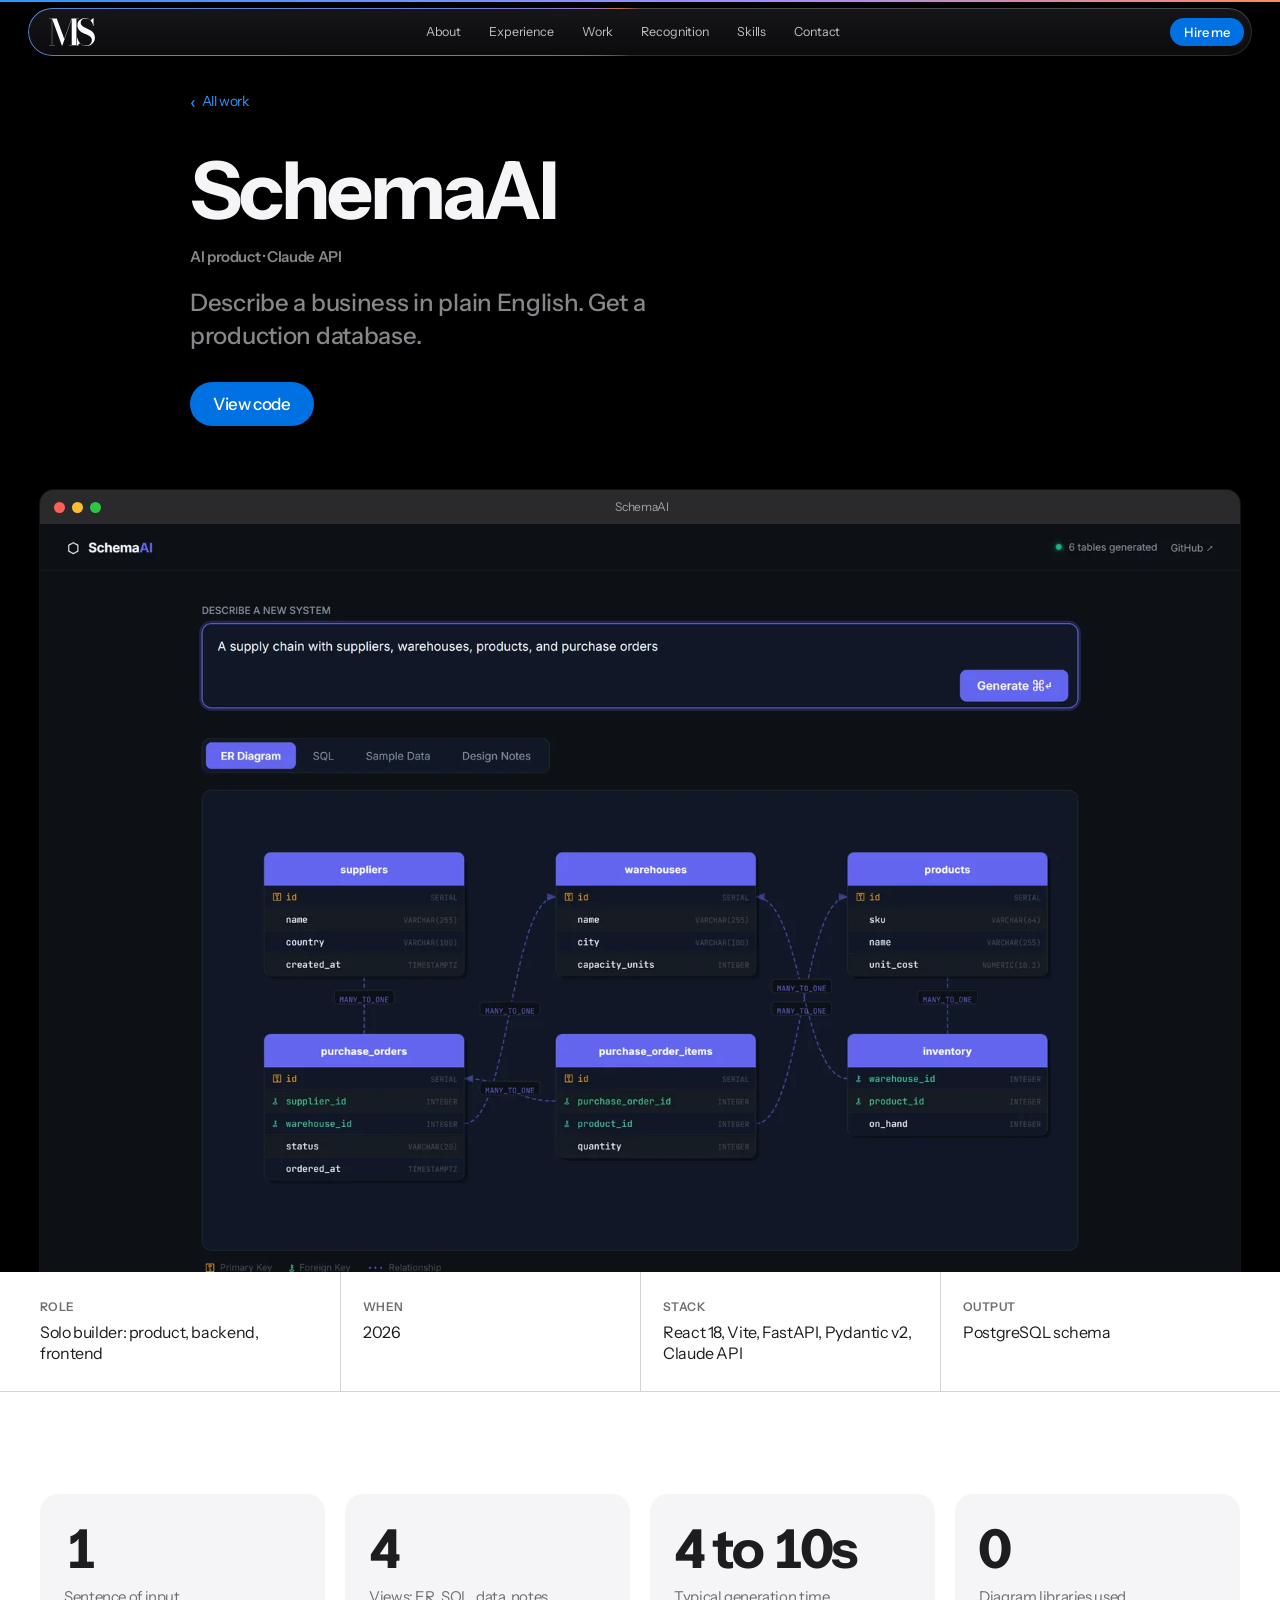
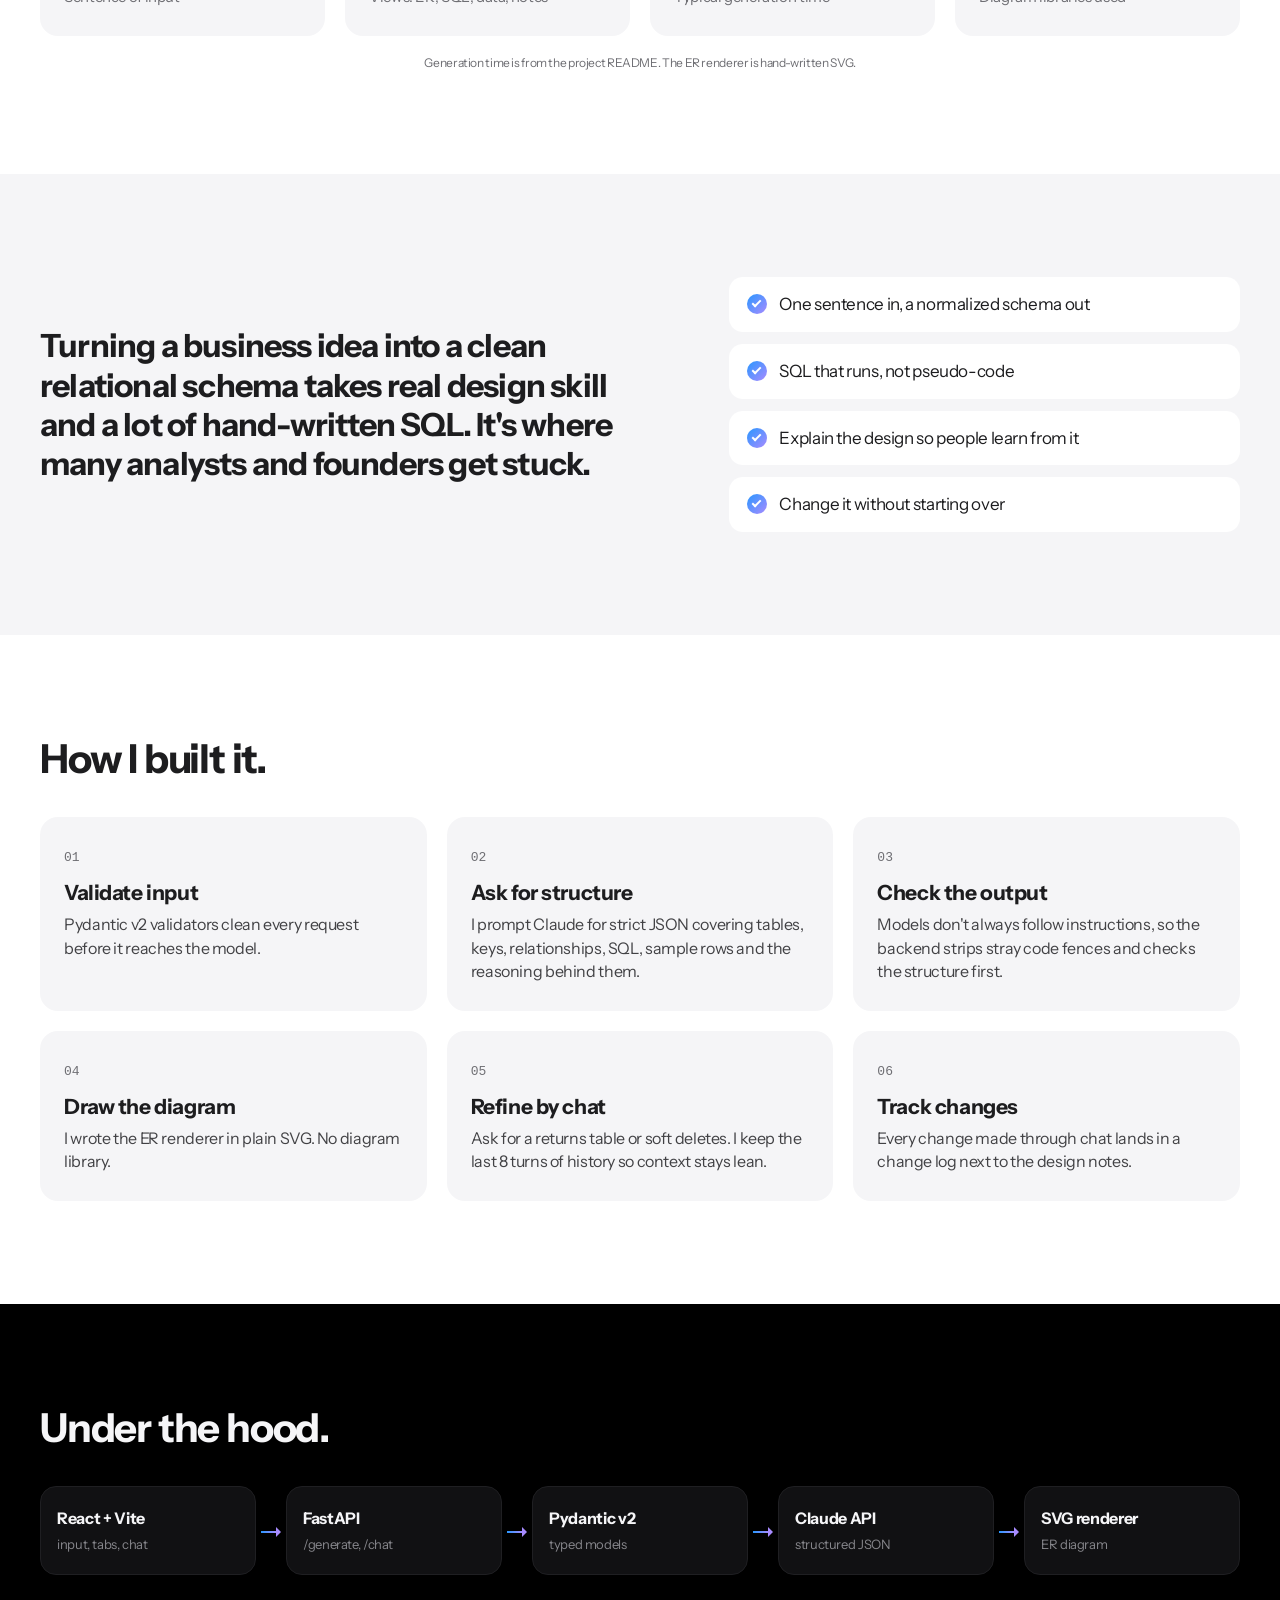
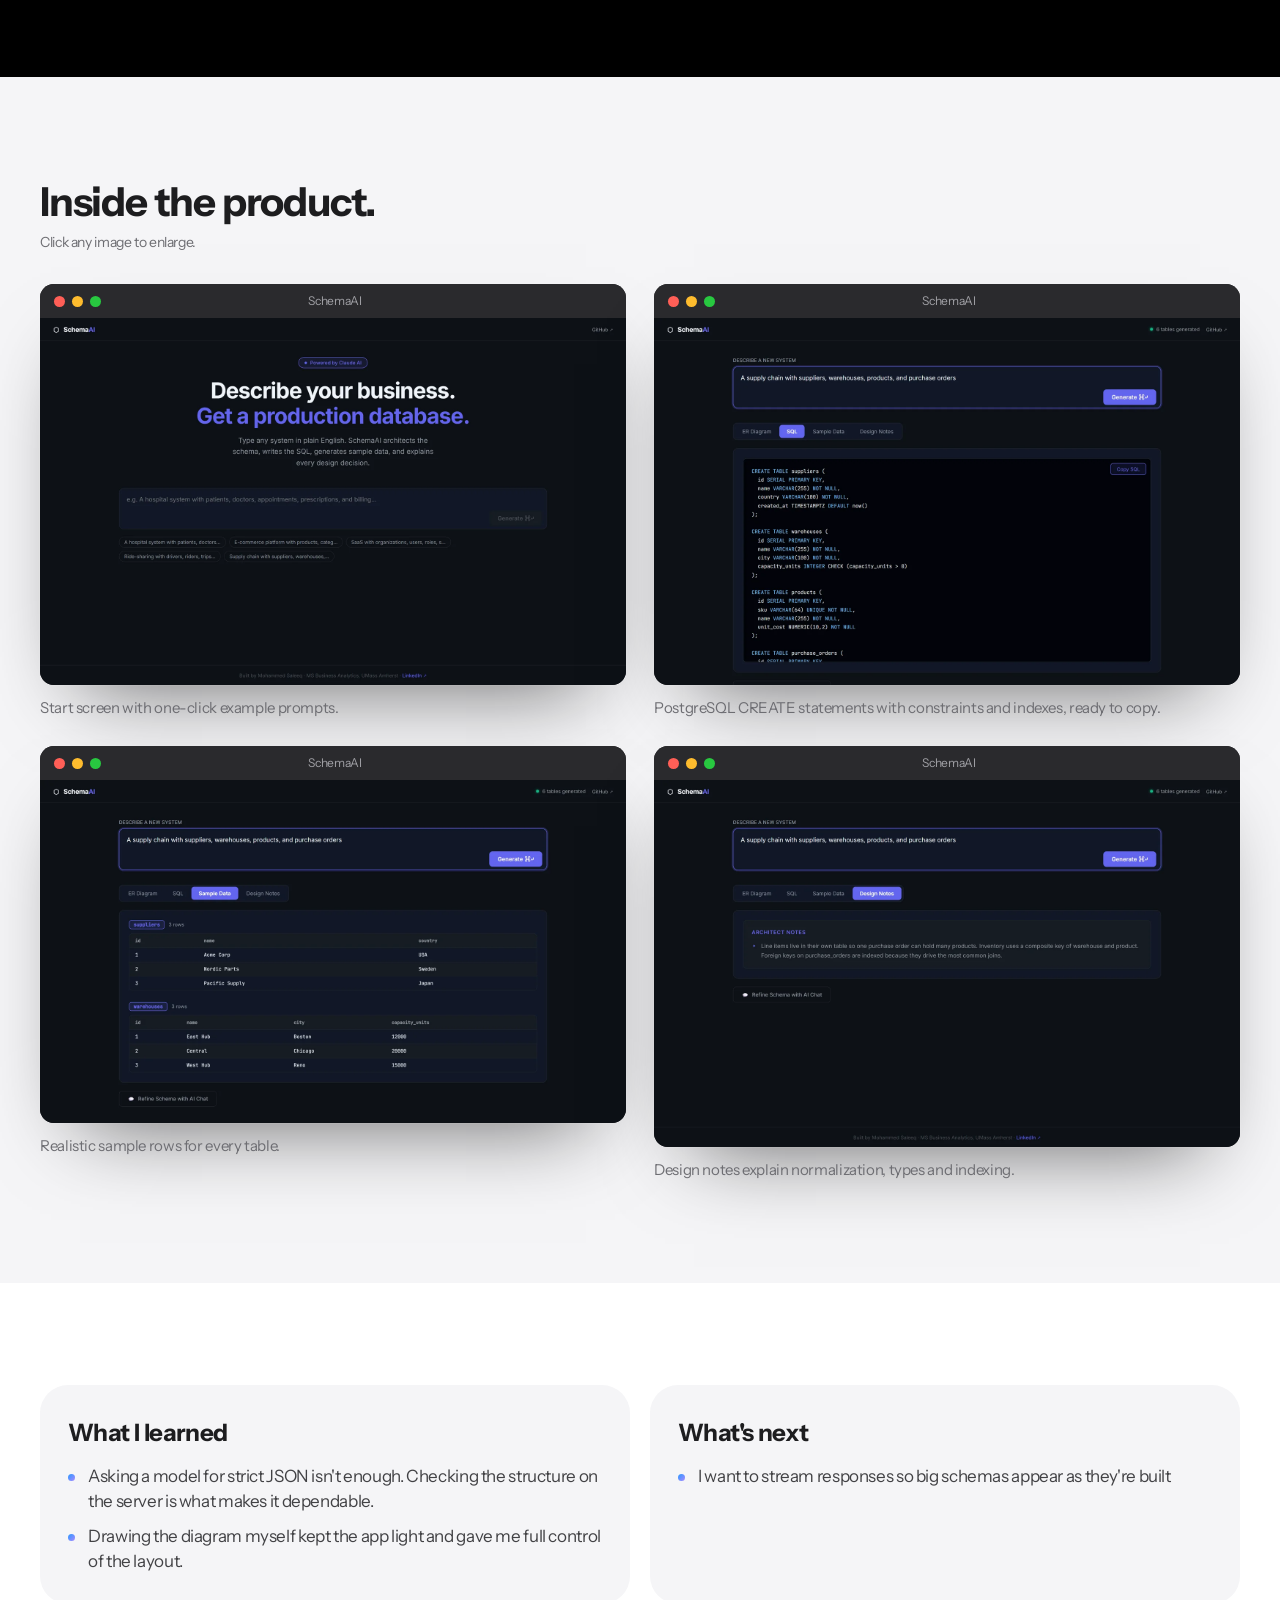
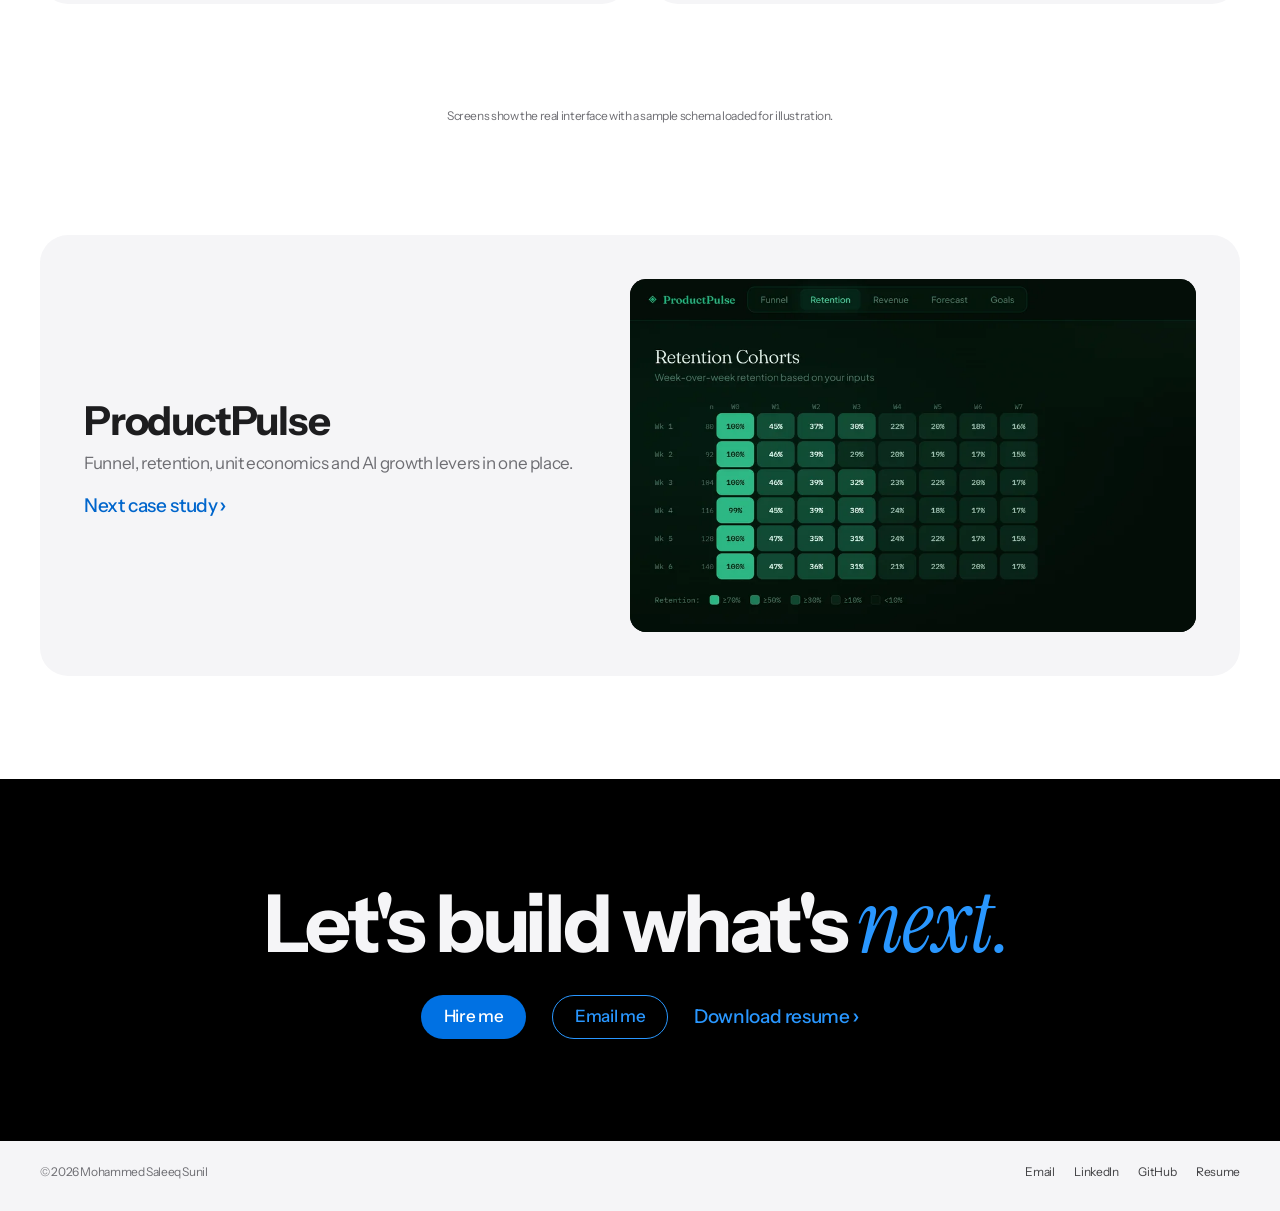
<file: work/schemaai.html>
<!doctype html>
<html lang="en">
<head>
  <meta charset="utf-8">
  <meta name="viewport" content="width=device-width, initial-scale=1, viewport-fit=cover">
  <title>SchemaAI · Case study · Mohammed Saleeq Sunil</title>
  <meta name="description" content="Describe a business in plain English. Get a production database. A case study by Mohammed Saleeq Sunil.">
  <meta name="theme-color" content="#000">
  <link rel="canonical" href="https://slytherin-py.github.io/work/schemaai.html">
  <meta property="og:type" content="article">
  <meta property="og:url" content="https://slytherin-py.github.io/work/schemaai.html">
  <meta property="og:site_name" content="Mohammed Saleeq Sunil">
  <meta property="og:title" content="SchemaAI · Mohammed Saleeq Sunil">
  <meta property="og:description" content="Describe a business in plain English. Get a production database.">
  <meta property="og:image" content="https://slytherin-py.github.io/assets/work/sa-er-sm.jpg">
  <meta name="twitter:card" content="summary_large_image">
  <link rel="icon" href="../assets/favicon.svg?v=zr1" type="image/svg+xml">
  <link rel="preconnect" href="https://fonts.googleapis.com"><link rel="preconnect" href="https://fonts.gstatic.com" crossorigin>
  <link rel="stylesheet" href="https://fonts.googleapis.com/css2?family=Instrument+Sans:wdth,wght@85..100,400..700&family=Instrument+Serif:ital@0;1&display=swap">
  <link rel="stylesheet" href="../styles.css?v=4ad0dd28">
  <script>document.documentElement.classList.add('js')</script>
</head>
<body class="case">
<a class="skip-link" href="#main">Skip to content</a>
<header class="nav" id="nav">
  <div class="wrap-wide nav-inner">
    <a class="brand" href="../index.html" aria-label="Mohammed Saleeq Sunil, home"><img class="brand-sig" src="../assets/mark.svg?v=zr1" alt="MS, Mohammed Saleeq Sunil" width="48" height="30"></a>
    <nav aria-label="Primary"><div class="nav-links" id="nav-links"><a href="../index.html#about">About</a><a href="../index.html#experience">Experience</a><a href="../index.html#work">Work</a><a href="../index.html#recognition">Recognition</a><a href="../index.html#skills">Skills</a><a href="../index.html#contact">Contact</a></div></nav>
    <div class="nav-actions">
      <a class="btn btn-primary btn-sm" href="../index.html#contact">Hire me</a>
      <button class="menu-btn" id="menu-btn" aria-controls="nav-links" aria-expanded="false" aria-label="Open menu"><span></span><span></span></button>
    </div>
  </div>
</header>
<main id="main">
<section class="case-hero dark" aria-labelledby="case-title">
  <div class="wrap-wide case-hero-copy">
    <a class="crumb" href="../index.html#work">All work</a>
    
    <h1 class="headline" id="case-title">SchemaAI</h1>
    <p class="case-kicker">AI product · Claude API</p>
    <p class="lede">Describe a business in plain English. Get a production database.</p>
    <div class="cta-row"><a class="btn btn-primary" href="https://github.com/slytherin-py/Schemaai" target="_blank" rel="noopener">View code</a></div>
  </div>
  <div class="wrap-wide case-hero-media reveal"><div class="browser"><div class="browser-bar"><i></i><i></i><i></i><span>SchemaAI</span></div><picture><source srcset="../assets/work/sa-er.webp" type="image/webp"><img class="" src="../assets/work/sa-er-sm.jpg" alt="SchemaAI showing a generated ER diagram for a supply chain" data-zoom="../assets/work/sa-er.webp"></picture></div></div>
</section>

<section class="facts" aria-label="Project facts"><div class="wrap-wide"><dl><div><dt>Role</dt><dd>Solo builder: product, backend, frontend</dd></div><div><dt>When</dt><dd>2026</dd></div><div><dt>Stack</dt><dd>React 18, Vite, FastAPI, Pydantic v2, Claude API</dd></div><div><dt>Output</dt><dd>PostgreSQL schema</dd></div></dl></div></section>

<section class="section-tight" aria-labelledby="res-h"><div class="wrap-wide">
  <h2 class="sr-only" id="res-h">Results</h2>
  <div class="metrics"><div class="m reveal" style="--d:0.00s"><b>1</b><span>Sentence of input</span></div><div class="m reveal" style="--d:0.06s"><b>4</b><span>Views: ER, SQL, data, notes</span></div><div class="m reveal" style="--d:0.12s"><b>4 to 10s</b><span>Typical generation time</span></div><div class="m reveal" style="--d:0.18s"><b>0</b><span>Diagram libraries used</span></div></div><p class="note center-note">Generation time is from the project README. The ER renderer is hand-written SVG.</p>
</div></section>

<section class="section-tight gray" aria-labelledby="prob-h"><div class="wrap-wide split">
  <div class="reveal"><h2 class="problem-text" id="prob-h">Turning a business idea into a clean relational schema takes real design skill and a lot of hand-written SQL. It&#x27;s where many analysts and founders get stuck.</h2></div>
  <ul class="checks reveal" style="--d:.08s"><li>One sentence in, a normalized schema out</li><li>SQL that runs, not pseudo-code</li><li>Explain the design so people learn from it</li><li>Change it without starting over</li></ul>
</div></section>

<section class="section-tight" aria-labelledby="how-h"><div class="wrap-wide">
  <h2 class="title reveal" id="how-h">How I built it.</h2>
  <ol class="steps"><li class="step reveal" style="--d:0.00s"><span class="step-n">01</span><h3>Validate input</h3><p>Pydantic v2 validators clean every request before it reaches the model.</p></li><li class="step reveal" style="--d:0.06s"><span class="step-n">02</span><h3>Ask for structure</h3><p>I prompt Claude for strict JSON covering tables, keys, relationships, SQL, sample rows and the reasoning behind them.</p></li><li class="step reveal" style="--d:0.12s"><span class="step-n">03</span><h3>Check the output</h3><p>Models don&#x27;t always follow instructions, so the backend strips stray code fences and checks the structure first.</p></li><li class="step reveal" style="--d:0.00s"><span class="step-n">04</span><h3>Draw the diagram</h3><p>I wrote the ER renderer in plain SVG. No diagram library.</p></li><li class="step reveal" style="--d:0.06s"><span class="step-n">05</span><h3>Refine by chat</h3><p>Ask for a returns table or soft deletes. I keep the last 8 turns of history so context stays lean.</p></li><li class="step reveal" style="--d:0.12s"><span class="step-n">06</span><h3>Track changes</h3><p>Every change made through chat lands in a change log next to the design notes.</p></li></ol>
</div></section>
<section class="section-tight dark" aria-labelledby="arch-h"><div class="wrap-wide">
  <h2 class="title reveal" id="arch-h">Under the hood.</h2>
  <div class="arch reveal"><div class="arch-node"><b>React + Vite</b><span>input, tabs, chat</span></div><span class="arch-arrow" aria-hidden="true"></span><div class="arch-node"><b>FastAPI</b><span>/generate, /chat</span></div><span class="arch-arrow" aria-hidden="true"></span><div class="arch-node"><b>Pydantic v2</b><span>typed models</span></div><span class="arch-arrow" aria-hidden="true"></span><div class="arch-node"><b>Claude API</b><span>structured JSON</span></div><span class="arch-arrow" aria-hidden="true"></span><div class="arch-node"><b>SVG renderer</b><span>ER diagram</span></div></div></div></section><section class="section-tight gray" aria-labelledby="gal-h"><div class="wrap-wide">
  <h2 class="title reveal" id="gal-h">Inside the product.</h2>
  <p class="hint reveal">Click any image to enlarge.</p>
  <div class="gallery"><figure class="shot shot-dark reveal" style="--d:0.00s"><div class="browser"><div class="browser-bar"><i></i><i></i><i></i><span>SchemaAI</span></div><picture><source srcset="../assets/work/sa-input.webp" type="image/webp"><img class="" src="../assets/work/sa-input-sm.jpg" alt="SchemaAI start screen" loading="lazy" decoding="async" data-zoom="../assets/work/sa-input.webp"></picture></div><figcaption>Start screen with one-click example prompts.</figcaption></figure><figure class="shot shot-dark reveal" style="--d:0.08s"><div class="browser"><div class="browser-bar"><i></i><i></i><i></i><span>SchemaAI</span></div><picture><source srcset="../assets/work/sa-sql.webp" type="image/webp"><img class="" src="../assets/work/sa-sql-sm.jpg" alt="Generated SQL view" loading="lazy" decoding="async" data-zoom="../assets/work/sa-sql.webp"></picture></div><figcaption>PostgreSQL CREATE statements with constraints and indexes, ready to copy.</figcaption></figure><figure class="shot shot-dark reveal" style="--d:0.00s"><div class="browser"><div class="browser-bar"><i></i><i></i><i></i><span>SchemaAI</span></div><picture><source srcset="../assets/work/sa-sample.webp" type="image/webp"><img class="" src="../assets/work/sa-sample-sm.jpg" alt="Sample data view" loading="lazy" decoding="async" data-zoom="../assets/work/sa-sample.webp"></picture></div><figcaption>Realistic sample rows for every table.</figcaption></figure><figure class="shot shot-dark reveal" style="--d:0.08s"><div class="browser"><div class="browser-bar"><i></i><i></i><i></i><span>SchemaAI</span></div><picture><source srcset="../assets/work/sa-design.webp" type="image/webp"><img class="" src="../assets/work/sa-design-sm.jpg" alt="Design notes view" loading="lazy" decoding="async" data-zoom="../assets/work/sa-design.webp"></picture></div><figcaption>Design notes explain normalization, types and indexing.</figcaption></figure></div></div></section><section class="section-tight"><div class="wrap-wide reflect"><div class="reflect-card reveal"><h3>What I learned</h3><ul><li>Asking a model for strict JSON isn&#x27;t enough. Checking the structure on the server is what makes it dependable.</li><li>Drawing the diagram myself kept the app light and gave me full control of the layout.</li></ul></div><div class="reflect-card reveal"><h3>What's next</h3><ul><li>I want to stream responses so big schemas appear as they&#x27;re built</li></ul></div></div></section>
<div class="wrap-wide"><p class="note case-note">Screens show the real interface with a sample schema loaded for illustration.</p></div>

<section class="section-tight" aria-label="Next case study"><div class="wrap-wide">
  <a class="next-case reveal" href="productpulse.html">
    <div><h2 class="title">ProductPulse</h2><p>Funnel, retention, unit economics and AI growth levers in one place.</p><span class="more">Next case study</span></div>
    <div class="next-media work-media"><picture><source srcset="../assets/work/pp-retention.webp" type="image/webp"><img class="" src="../assets/work/pp-retention-sm.jpg" alt="ProductPulse screenshot" loading="lazy" decoding="async"></picture></div>
  </a>
</div></section>

<section class="section-tight dark cta-band" aria-labelledby="cta-h"><div class="wrap">
  <h2 class="headline reveal" id="cta-h">Let's build what's <span class="gradient-text">next.</span></h2>
  <div class="cta-row reveal" style="--d:.08s">
    <a class="btn btn-primary" href="../index.html#contact">Hire me</a>
    <a class="btn btn-ghost" href="mailto:mohammedsaleeqs@gmail.com?subject=Opportunity%20for%20Mohammed">Email me</a>
    <a class="more" href="../assets/Mohammed_Saleeq_Sunil_Resume.pdf" download>Download resume</a>
  </div>
</div></section>
</main>
<footer class="footer"><div class="wrap-wide footer-inner">
  <p>© <span id="year">2026</span> Mohammed Saleeq Sunil</p>
  <nav aria-label="Footer"><a href="mailto:mohammedsaleeqs@gmail.com">Email</a><a href="https://www.linkedin.com/in/mohammed-saleeq-sunil" target="_blank" rel="noopener">LinkedIn</a><a href="https://github.com/slytherin-py" target="_blank" rel="noopener">GitHub</a><a href="../assets/Mohammed_Saleeq_Sunil_Resume.pdf" download>Resume</a></nav>
</div></footer>
<script src="../main.js?v=727c9d57" defer></script>
</body>
</html>
</file>
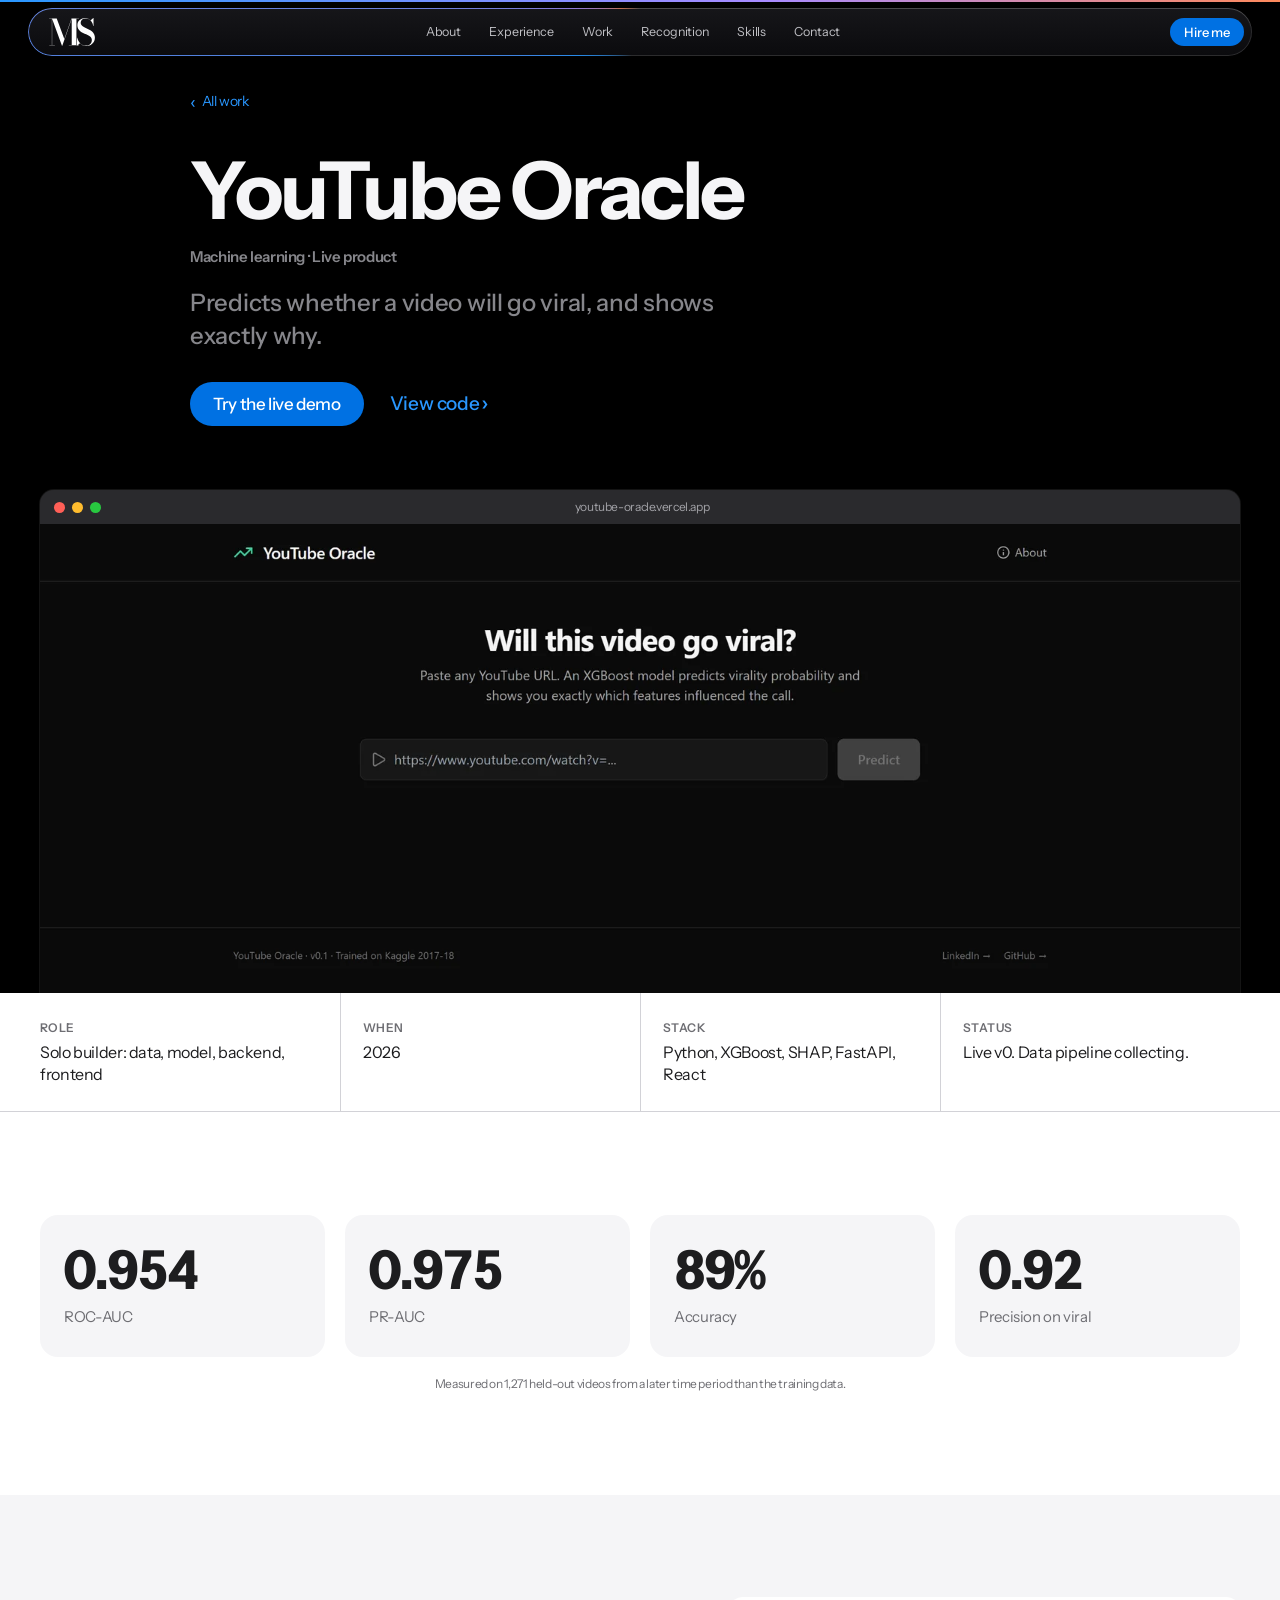
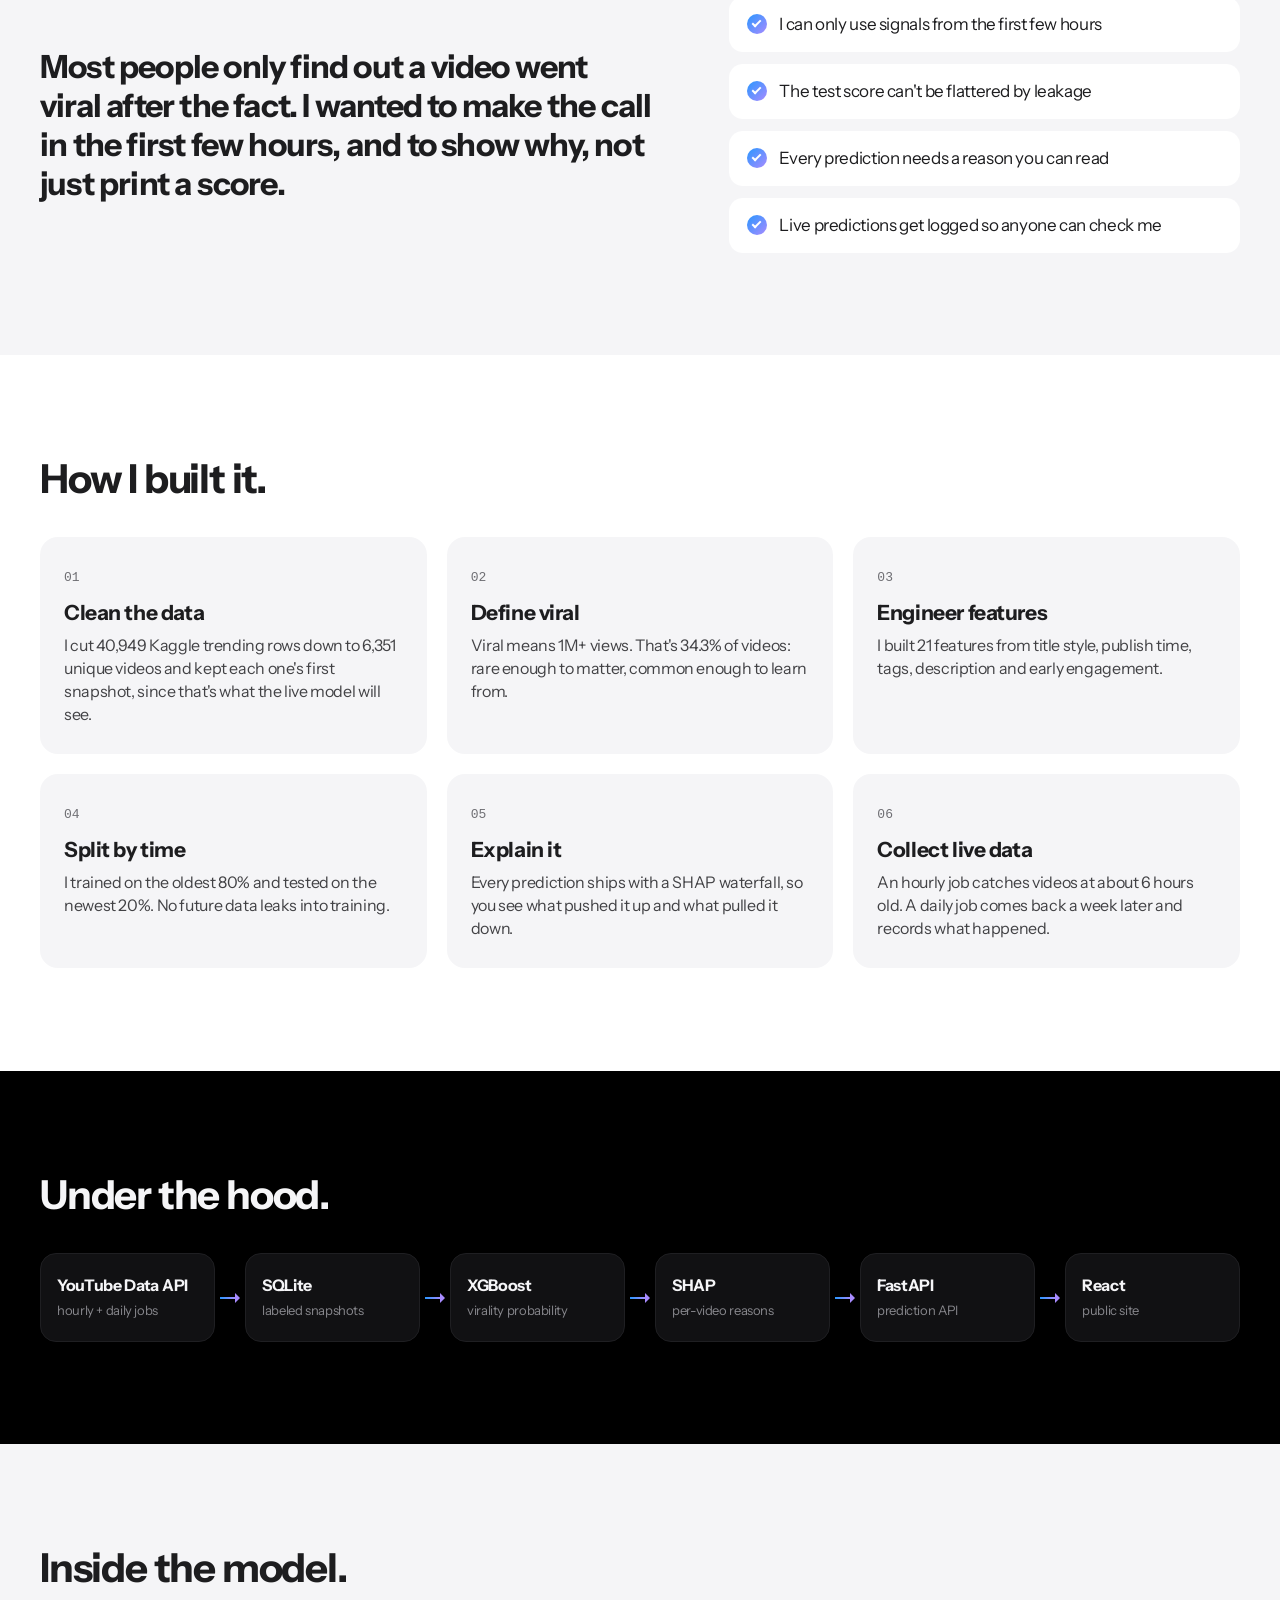
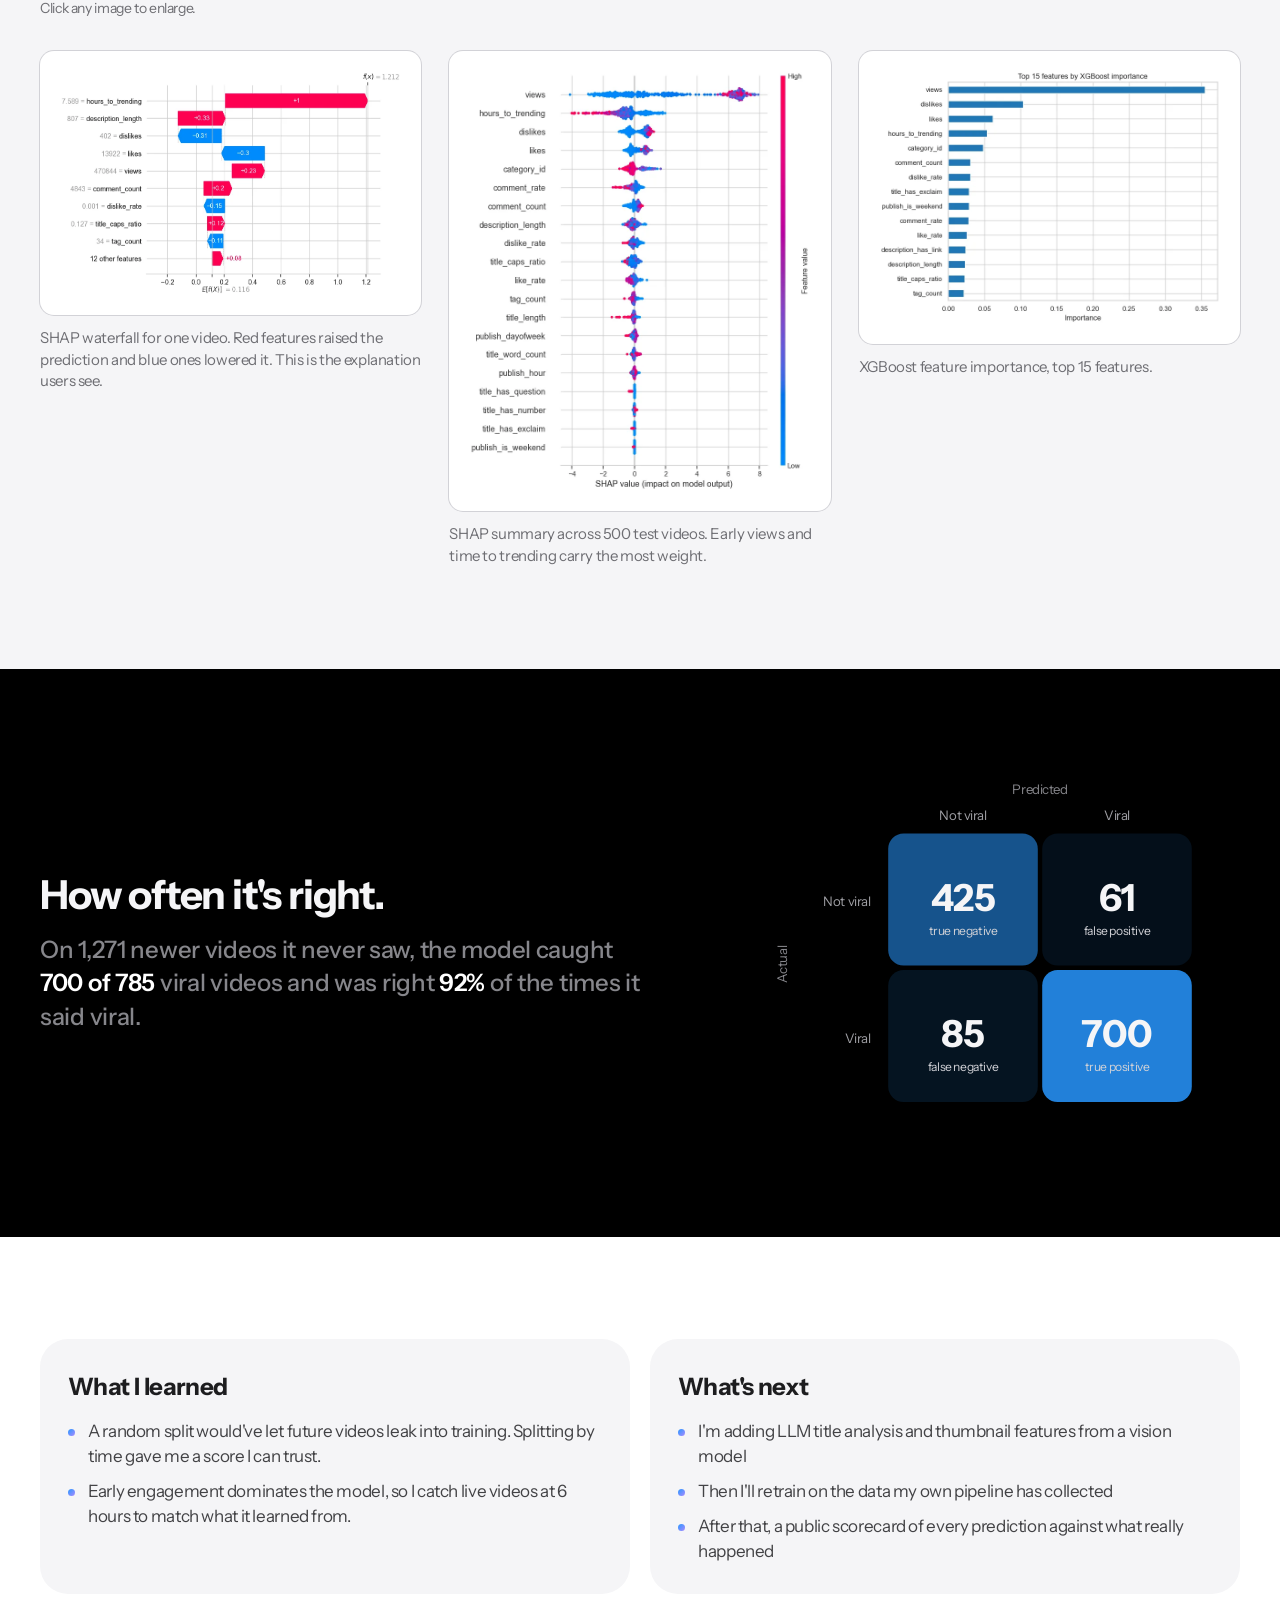
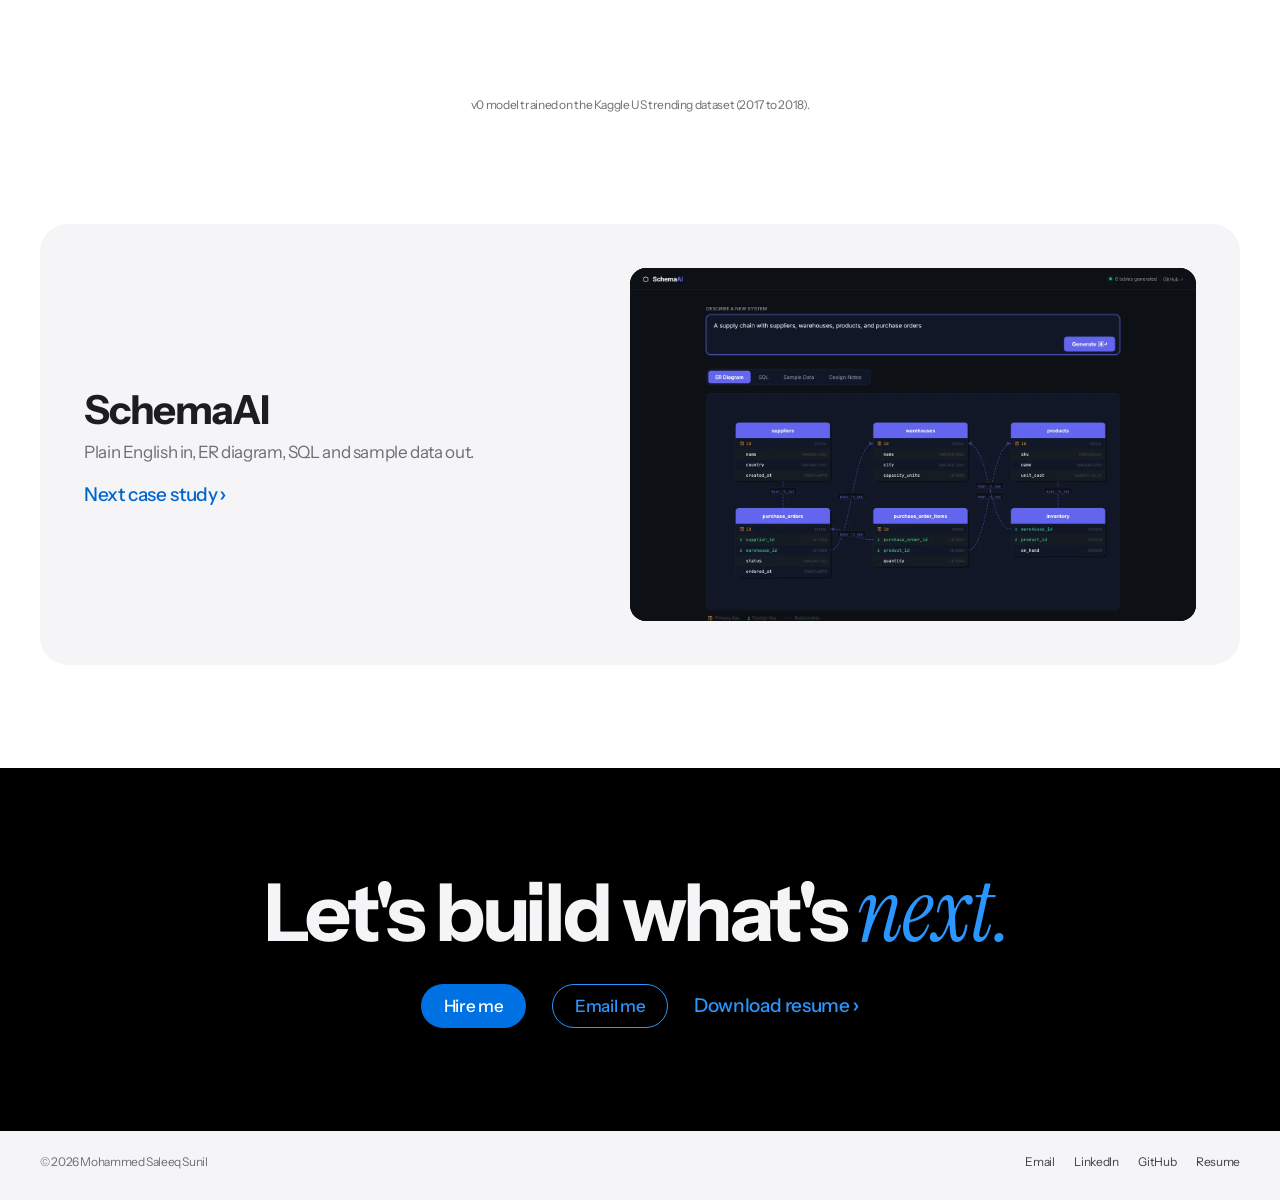
<file: work/youtube-oracle.html>
<!doctype html>
<html lang="en">
<head>
  <meta charset="utf-8">
  <meta name="viewport" content="width=device-width, initial-scale=1, viewport-fit=cover">
  <title>YouTube Oracle · Case study · Mohammed Saleeq Sunil</title>
  <meta name="description" content="Predicts whether a video will go viral, and shows exactly why. A case study by Mohammed Saleeq Sunil.">
  <meta name="theme-color" content="#000">
  <link rel="canonical" href="https://slytherin-py.github.io/work/youtube-oracle.html">
  <meta property="og:type" content="article">
  <meta property="og:url" content="https://slytherin-py.github.io/work/youtube-oracle.html">
  <meta property="og:site_name" content="Mohammed Saleeq Sunil">
  <meta property="og:title" content="YouTube Oracle · Mohammed Saleeq Sunil">
  <meta property="og:description" content="Predicts whether a video will go viral, and shows exactly why.">
  <meta property="og:image" content="https://slytherin-py.github.io/assets/work/yo-home-sm.jpg">
  <meta name="twitter:card" content="summary_large_image">
  <link rel="icon" href="../assets/favicon.svg?v=zr1" type="image/svg+xml">
  <link rel="preconnect" href="https://fonts.googleapis.com"><link rel="preconnect" href="https://fonts.gstatic.com" crossorigin>
  <link rel="stylesheet" href="https://fonts.googleapis.com/css2?family=Instrument+Sans:wdth,wght@85..100,400..700&family=Instrument+Serif:ital@0;1&display=swap">
  <link rel="stylesheet" href="../styles.css?v=4ad0dd28">
  <script>document.documentElement.classList.add('js')</script>
</head>
<body class="case">
<a class="skip-link" href="#main">Skip to content</a>
<header class="nav" id="nav">
  <div class="wrap-wide nav-inner">
    <a class="brand" href="../index.html" aria-label="Mohammed Saleeq Sunil, home"><img class="brand-sig" src="../assets/mark.svg?v=zr1" alt="MS, Mohammed Saleeq Sunil" width="48" height="30"></a>
    <nav aria-label="Primary"><div class="nav-links" id="nav-links"><a href="../index.html#about">About</a><a href="../index.html#experience">Experience</a><a href="../index.html#work">Work</a><a href="../index.html#recognition">Recognition</a><a href="../index.html#skills">Skills</a><a href="../index.html#contact">Contact</a></div></nav>
    <div class="nav-actions">
      <a class="btn btn-primary btn-sm" href="../index.html#contact">Hire me</a>
      <button class="menu-btn" id="menu-btn" aria-controls="nav-links" aria-expanded="false" aria-label="Open menu"><span></span><span></span></button>
    </div>
  </div>
</header>
<main id="main">
<section class="case-hero dark" aria-labelledby="case-title">
  <div class="wrap-wide case-hero-copy">
    <a class="crumb" href="../index.html#work">All work</a>
    
    <h1 class="headline" id="case-title">YouTube Oracle</h1>
    <p class="case-kicker">Machine learning · Live product</p>
    <p class="lede">Predicts whether a video will go viral, and shows exactly why.</p>
    <div class="cta-row"><a class="btn btn-primary" href="https://youtube-oracle.vercel.app" target="_blank" rel="noopener">Try the live demo</a><a class="more" href="https://github.com/slytherin-py/youtube-oracle" target="_blank" rel="noopener">View code</a></div>
  </div>
  <div class="wrap-wide case-hero-media reveal"><div class="browser"><div class="browser-bar"><i></i><i></i><i></i><span>youtube-oracle.vercel.app</span></div><picture><source srcset="../assets/work/yo-home.webp" type="image/webp"><img class="" src="../assets/work/yo-home-sm.jpg" alt="YouTube Oracle home page with a field to paste a YouTube URL" data-zoom="../assets/work/yo-home.webp"></picture></div></div>
</section>

<section class="facts" aria-label="Project facts"><div class="wrap-wide"><dl><div><dt>Role</dt><dd>Solo builder: data, model, backend, frontend</dd></div><div><dt>When</dt><dd>2026</dd></div><div><dt>Stack</dt><dd>Python, XGBoost, SHAP, FastAPI, React</dd></div><div><dt>Status</dt><dd>Live v0. Data pipeline collecting.</dd></div></dl></div></section>

<section class="section-tight" aria-labelledby="res-h"><div class="wrap-wide">
  <h2 class="sr-only" id="res-h">Results</h2>
  <div class="metrics"><div class="m reveal" style="--d:0.00s"><b>0.954</b><span>ROC-AUC</span></div><div class="m reveal" style="--d:0.06s"><b>0.975</b><span>PR-AUC</span></div><div class="m reveal" style="--d:0.12s"><b>89%</b><span>Accuracy</span></div><div class="m reveal" style="--d:0.18s"><b>0.92</b><span>Precision on viral</span></div></div><p class="note center-note">Measured on 1,271 held-out videos from a later time period than the training data.</p>
</div></section>

<section class="section-tight gray" aria-labelledby="prob-h"><div class="wrap-wide split">
  <div class="reveal"><h2 class="problem-text" id="prob-h">Most people only find out a video went viral after the fact. I wanted to make the call in the first few hours, and to show why, not just print a score.</h2></div>
  <ul class="checks reveal" style="--d:.08s"><li>I can only use signals from the first few hours</li><li>The test score can&#x27;t be flattered by leakage</li><li>Every prediction needs a reason you can read</li><li>Live predictions get logged so anyone can check me</li></ul>
</div></section>

<section class="section-tight" aria-labelledby="how-h"><div class="wrap-wide">
  <h2 class="title reveal" id="how-h">How I built it.</h2>
  <ol class="steps"><li class="step reveal" style="--d:0.00s"><span class="step-n">01</span><h3>Clean the data</h3><p>I cut 40,949 Kaggle trending rows down to 6,351 unique videos and kept each one&#x27;s first snapshot, since that&#x27;s what the live model will see.</p></li><li class="step reveal" style="--d:0.06s"><span class="step-n">02</span><h3>Define viral</h3><p>Viral means 1M+ views. That&#x27;s 34.3% of videos: rare enough to matter, common enough to learn from.</p></li><li class="step reveal" style="--d:0.12s"><span class="step-n">03</span><h3>Engineer features</h3><p>I built 21 features from title style, publish time, tags, description and early engagement.</p></li><li class="step reveal" style="--d:0.00s"><span class="step-n">04</span><h3>Split by time</h3><p>I trained on the oldest 80% and tested on the newest 20%. No future data leaks into training.</p></li><li class="step reveal" style="--d:0.06s"><span class="step-n">05</span><h3>Explain it</h3><p>Every prediction ships with a SHAP waterfall, so you see what pushed it up and what pulled it down.</p></li><li class="step reveal" style="--d:0.12s"><span class="step-n">06</span><h3>Collect live data</h3><p>An hourly job catches videos at about 6 hours old. A daily job comes back a week later and records what happened.</p></li></ol>
</div></section>
<section class="section-tight dark" aria-labelledby="arch-h"><div class="wrap-wide">
  <h2 class="title reveal" id="arch-h">Under the hood.</h2>
  <div class="arch reveal"><div class="arch-node"><b>YouTube Data API</b><span>hourly + daily jobs</span></div><span class="arch-arrow" aria-hidden="true"></span><div class="arch-node"><b>SQLite</b><span>labeled snapshots</span></div><span class="arch-arrow" aria-hidden="true"></span><div class="arch-node"><b>XGBoost</b><span>virality probability</span></div><span class="arch-arrow" aria-hidden="true"></span><div class="arch-node"><b>SHAP</b><span>per-video reasons</span></div><span class="arch-arrow" aria-hidden="true"></span><div class="arch-node"><b>FastAPI</b><span>prediction API</span></div><span class="arch-arrow" aria-hidden="true"></span><div class="arch-node"><b>React</b><span>public site</span></div></div></div></section><section class="section-tight gray" aria-labelledby="gal-h"><div class="wrap-wide">
  <h2 class="title reveal" id="gal-h">Inside the model.</h2>
  <p class="hint reveal">Click any image to enlarge.</p>
  <div class="gallery"><figure class="shot shot-light reveal" style="--d:0.00s"><div class="chart-card"><picture><source srcset="../assets/work/yo-nb-19.webp" type="image/webp"><img class="" src="../assets/work/yo-nb-19-sm.jpg" alt="SHAP waterfall chart for a single prediction" loading="lazy" decoding="async" data-zoom="../assets/work/yo-nb-19.webp"></picture></div><figcaption>SHAP waterfall for one video. Red features raised the prediction and blue ones lowered it. This is the explanation users see.</figcaption></figure><figure class="shot shot-light reveal" style="--d:0.08s"><div class="chart-card"><picture><source srcset="../assets/work/yo-nb-18.webp" type="image/webp"><img class="" src="../assets/work/yo-nb-18-sm.jpg" alt="SHAP beeswarm summary chart of feature impact" loading="lazy" decoding="async" data-zoom="../assets/work/yo-nb-18.webp"></picture></div><figcaption>SHAP summary across 500 test videos. Early views and time to trending carry the most weight.</figcaption></figure><figure class="shot shot-light reveal" style="--d:0.00s"><div class="chart-card"><picture><source srcset="../assets/work/yo-nb-16.webp" type="image/webp"><img class="" src="../assets/work/yo-nb-16-sm.jpg" alt="Bar chart of the top 15 features by importance" loading="lazy" decoding="async" data-zoom="../assets/work/yo-nb-16.webp"></picture></div><figcaption>XGBoost feature importance, top 15 features.</figcaption></figure></div></div></section><section class="section-tight dark" aria-labelledby="cm-h"><div class="wrap-wide split">
  <div class="reveal"><h2 class="title" id="cm-h">How often it's right.</h2>
  <p class="lede" style="margin-top:16px">On 1,271 newer videos it never saw, the model caught <strong>700 of 785</strong> viral videos and was right <strong>92%</strong> of the times it said viral.</p></div>
  <div class="reveal" style="--d:.08s"><div class="cm-wrap"><svg class="viz" viewBox="0 0 400 330" role="img" aria-labelledby="cm-t">
  <title id="cm-t">Confusion matrix on 1,271 held-out videos: 425 true negatives, 61 false positives, 85 false negatives, 700 true positives</title>
  <g font-family="'Instrument Sans', -apple-system, sans-serif" text-anchor="middle">
    <text x="250" y="20" font-size="12" fill="#86868b">Predicted</text>
    <text x="180" y="44" font-size="12" fill="#a1a1a6">Not viral</text><text x="320" y="44" font-size="12" fill="#a1a1a6">Viral</text>
    <text x="20" y="175" font-size="12" fill="#86868b" transform="rotate(-90 20 175)">Actual</text>
    <text x="96" y="122" font-size="12" fill="#a1a1a6" text-anchor="end">Not viral</text><text x="96" y="246" font-size="12" fill="#a1a1a6" text-anchor="end">Viral</text>
    <rect x="112" y="56" width="136" height="120" rx="14" fill="#2997ff" fill-opacity=".55"/><rect x="252" y="56" width="136" height="120" rx="14" fill="#2997ff" fill-opacity=".1"/>
    <rect x="112" y="180" width="136" height="120" rx="14" fill="#2997ff" fill-opacity=".13"/><rect x="252" y="180" width="136" height="120" rx="14" fill="#2997ff" fill-opacity=".85"/>
    <g font-size="34" font-weight="700" fill="#f5f5f7"><text x="180" y="126">425</text><text x="320" y="126">61</text><text x="180" y="250">85</text><text x="320" y="250">700</text></g>
    <g font-size="11" fill="#d2d2d7"><text x="180" y="148">true negative</text><text x="320" y="148">false positive</text><text x="180" y="272">false negative</text><text x="320" y="272">true positive</text></g>
  </g></svg></div></div></div></section><section class="section-tight"><div class="wrap-wide reflect"><div class="reflect-card reveal"><h3>What I learned</h3><ul><li>A random split would&#x27;ve let future videos leak into training. Splitting by time gave me a score I can trust.</li><li>Early engagement dominates the model, so I catch live videos at 6 hours to match what it learned from.</li></ul></div><div class="reflect-card reveal"><h3>What's next</h3><ul><li>I&#x27;m adding LLM title analysis and thumbnail features from a vision model</li><li>Then I&#x27;ll retrain on the data my own pipeline has collected</li><li>After that, a public scorecard of every prediction against what really happened</li></ul></div></div></section>
<div class="wrap-wide"><p class="note case-note">v0 model trained on the Kaggle US trending dataset (2017 to 2018).</p></div>

<section class="section-tight" aria-label="Next case study"><div class="wrap-wide">
  <a class="next-case reveal" href="schemaai.html">
    <div><h2 class="title">SchemaAI</h2><p>Plain English in, ER diagram, SQL and sample data out.</p><span class="more">Next case study</span></div>
    <div class="next-media work-media"><picture><source srcset="../assets/work/sa-er.webp" type="image/webp"><img class="" src="../assets/work/sa-er-sm.jpg" alt="SchemaAI screenshot" loading="lazy" decoding="async"></picture></div>
  </a>
</div></section>

<section class="section-tight dark cta-band" aria-labelledby="cta-h"><div class="wrap">
  <h2 class="headline reveal" id="cta-h">Let's build what's <span class="gradient-text">next.</span></h2>
  <div class="cta-row reveal" style="--d:.08s">
    <a class="btn btn-primary" href="../index.html#contact">Hire me</a>
    <a class="btn btn-ghost" href="mailto:mohammedsaleeqs@gmail.com?subject=Opportunity%20for%20Mohammed">Email me</a>
    <a class="more" href="../assets/Mohammed_Saleeq_Sunil_Resume.pdf" download>Download resume</a>
  </div>
</div></section>
</main>
<footer class="footer"><div class="wrap-wide footer-inner">
  <p>© <span id="year">2026</span> Mohammed Saleeq Sunil</p>
  <nav aria-label="Footer"><a href="mailto:mohammedsaleeqs@gmail.com">Email</a><a href="https://www.linkedin.com/in/mohammed-saleeq-sunil" target="_blank" rel="noopener">LinkedIn</a><a href="https://github.com/slytherin-py" target="_blank" rel="noopener">GitHub</a><a href="../assets/Mohammed_Saleeq_Sunil_Resume.pdf" download>Resume</a></nav>
</div></footer>
<script src="../main.js?v=727c9d57" defer></script>
</body>
</html>
</file>
<file: styles.css>
/* ==========================================================
   Mohammed Saleeq Sunil — personal site
   ========================================================== */

:root {
  --black: #000;
  --ink: #1d1d1f;
  --gray: #f5f5f7;
  --white: #fff;
  --paper: #fff;
  --serif: "Instrument Serif", "Iowan Old Style", Georgia, serif;
  --muted: #6e6e73;
  --muted-dark: #86868b;
  --line: #d2d2d7;
  --line-dark: #333336;
  --blue: #0071e3;
  --blue-hover: #0062c4;
  --link: #0066cc;          /* text links: 5:1+ on white and #f5f5f7 (button fill stays --blue) */
  --link-dark: #2997ff;
  --accent-a: #2997ff;
  --accent-b: #a88bff;
  --accent-c: #ff8a5c;
  --radius-xl: 28px;
  --radius-lg: 18px;
  --ease: cubic-bezier(.28, .11, .32, 1);
  --ease-out: cubic-bezier(.16, 1, .3, 1);        /* confident arrivals */
  --ease-snap: cubic-bezier(.23, 1, .32, 1);      /* hovers, presses */
  --ease-in-out: cubic-bezier(.77, 0, .175, 1);   /* on-screen movement */
  --font: "Instrument Sans", -apple-system, BlinkMacSystemFont, "Segoe UI", Roboto, Helvetica, Arial, sans-serif;
  --mono: "SF Mono", ui-monospace, "JetBrains Mono", Menlo, Consolas, monospace;
  --wrap: 1040px;
  --wrap-wide: 1200px;
  --gutter: 22px;
  --nav-h: 52px;
}

*, *::before, *::after { box-sizing: border-box; }
html { -webkit-text-size-adjust: 100%; scroll-behavior: smooth; scroll-padding-top: calc(var(--nav-h) + 8px); }
body {
  margin: 0;
  font-family: var(--font);
  font-size: 17px;
  line-height: 1.47;
  letter-spacing: -0.022em;
  color: var(--ink);
  background: var(--paper);
  -webkit-font-smoothing: antialiased;
  -moz-osx-font-smoothing: grayscale;
  overflow-x: hidden;
}
img, svg { display: block; max-width: 100%; }
a { color: var(--link); text-decoration: none; }
a:hover { text-decoration: underline; }
h1, h2, h3, h4, p { margin: 0; }
ul { margin: 0; padding: 0; list-style: none; }
button, input, textarea { font: inherit; color: inherit; letter-spacing: inherit; }

:focus-visible { outline: 3px solid var(--link-dark); outline-offset: 3px; border-radius: 6px; }

.skip-link {
  position: absolute; left: 12px; top: -60px; z-index: 100;
  background: var(--white); color: var(--ink); padding: 10px 16px; border-radius: 10px;
}
.skip-link:focus { top: 12px; }
ol { margin: 0; padding: 0; list-style: none; }

.sr-only {
  position: absolute; width: 1px; height: 1px; padding: 0; margin: -1px;
  overflow: hidden; clip: rect(0 0 0 0); white-space: nowrap; border: 0;
}

.wrap { width: min(var(--wrap), 100% - var(--gutter) * 2); margin-inline: auto; }
.wrap-wide { width: min(var(--wrap-wide), 100% - var(--gutter) * 2); margin-inline: auto; }

/* ---------- Typography ---------- */
.eyebrow {
  font-size: 21px; font-weight: 600; letter-spacing: .011em; line-height: 1.19;
  color: var(--muted);
}
.display {
  font-size: clamp(48px, 9vw, 96px);
  line-height: 1.04; font-weight: 700; letter-spacing: -0.035em;
}
.headline {
  font-size: clamp(40px, 6.4vw, 80px);
  line-height: 1.05; font-weight: 700; letter-spacing: -0.04em;
}
.title { font-size: clamp(28px, 3.6vw, 40px); line-height: 1.1; font-weight: 700; letter-spacing: -0.03em; }
.lede {
  font-size: clamp(19px, 2.2vw, 24px); line-height: 1.38; font-weight: 500; letter-spacing: -0.012em;
  color: var(--muted);
}
.lede strong { color: var(--ink); font-weight: 600; }
.dark .lede { color: var(--muted-dark); }
.dark .lede strong { color: var(--white); }
.gradient-text { color: var(--link); }

/* ---------- Buttons & links ---------- */
.btn {
  display: inline-flex; align-items: center; justify-content: center; gap: 6px;
  min-height: 44px; padding: 11px 22px; border-radius: 980px; border: 1px solid transparent;
  font-size: 17px; font-weight: 500; line-height: 1; cursor: pointer;
  transition: background-color .2s var(--ease), color .2s var(--ease), transform .2s var(--ease), border-color .2s var(--ease);
}
.btn:hover { text-decoration: none; }
.btn:active { transform: scale(.97); }
.btn-primary { background: var(--blue); color: var(--white); }
.btn-primary:hover { background: var(--blue-hover); }
.btn-ghost { border-color: currentColor; color: var(--link); background: transparent; }
.btn-ghost:hover { background: var(--blue); border-color: var(--blue); color: var(--white); }
.dark .btn-ghost { color: var(--link-dark); }
.dark .btn-ghost:hover { background: var(--link-dark); border-color: var(--link-dark); color: var(--black); }
.btn-sm { min-height: 28px; padding: 5px 13px; font-size: 13px; letter-spacing: -0.01em; }

.more {
  display: inline-flex; align-items: center; gap: 2px; font-size: 19px; font-weight: 500; color: var(--link);
}
.dark .more { color: var(--link-dark); }
.more::after { content: "›"; font-size: 1.15em; line-height: 1; transform: translateY(-1px); transition: transform .2s var(--ease); }
.more:hover::after { transform: translate(3px, -1px); }

.cta-row { display: flex; flex-wrap: wrap; align-items: center; justify-content: center; gap: 14px 26px; }

/* ---------- Navigation ---------- */
.nav {
  position: sticky; top: 0; z-index: 50; height: var(--nav-h);
  background: rgba(22,22,23, .78);
  -webkit-backdrop-filter: saturate(180%) blur(20px); backdrop-filter: saturate(180%) blur(20px);
  border-bottom: 1px solid rgba(255,255,255,.06);
  color: #e8e8ed;
}
.nav-inner {
  height: 100%; display: flex; align-items: center; justify-content: space-between; gap: 24px;
}
.brand { display: inline-flex; align-items: center; gap: 10px; color: #f5f5f7; font-weight: 600; font-size: 17px; letter-spacing: -0.02em; }
.brand:hover { text-decoration: none; }
.brand-mark {
  display: grid; place-items: center; width: 28px; height: 28px; border-radius: 8px;
  background: var(--blue);
  color: var(--white); font-size: 11px; font-weight: 700; letter-spacing: .02em;
}
.nav-links { display: flex; align-items: center; gap: 26px; font-size: 12.5px; letter-spacing: -0.01em; }
.nav-links a { color: #d2d2d7; opacity: .9; transition: opacity .2s, color .2s; }
.nav-links a:hover, .nav-links a[aria-current="true"] { color: var(--white); opacity: 1; text-decoration: none; }
.nav-actions { display: flex; align-items: center; gap: 10px; }
.menu-btn {
  display: none; width: 44px; height: 44px; margin-right: -10px; border: 0; background: transparent; cursor: pointer; color: #e8e8ed;
}
.menu-btn span { display: block; width: 18px; height: 1.5px; margin: 5px auto; background: currentColor; transition: transform .3s var(--ease), opacity .2s; }
.nav.open .menu-btn span:first-child { transform: translateY(3.25px) rotate(45deg); }
.nav.open .menu-btn span:last-child { transform: translateY(-3.25px) rotate(-45deg); }

.brand, .nav-actions .btn { white-space: nowrap; }
@media (max-width: 420px) {
  .brand { font-size: 15px; gap: 8px; }
  .nav-inner { gap: 10px; }
}
@media (max-width: 340px) { .brand span:last-child { display: none; } }

@media (max-width: 860px) {
  .menu-btn { display: block; }
  .nav-links {
    position: absolute; top: var(--nav-h); left: 0; right: 0;
    flex-direction: column; align-items: stretch; gap: 0;
    padding: 8px var(--gutter) 24px;
    background: rgba(22,22,23,.97);
    -webkit-backdrop-filter: blur(20px); backdrop-filter: blur(20px);
    font-size: 24px; font-weight: 600;
    visibility: hidden; opacity: 0; transform: translateY(-8px);
    transition: opacity .3s var(--ease), transform .3s var(--ease), visibility 0s .3s;
  }
  .nav-links a { padding: 10px 0; border-bottom: 1px solid var(--line-dark); }
  .nav.open .nav-links { visibility: visible; opacity: 1; transform: none; transition-delay: 0s; }
}

/* ---------- Sections ---------- */
section { position: relative; }
.section { padding: clamp(88px, 12vw, 160px) 0; }
.section-tight { padding: clamp(64px, 8vw, 110px) 0; }
.dark { background: var(--black); color: #f5f5f7; }
.gray { background: var(--gray); }
.section-head { max-width: 820px; margin-bottom: clamp(48px, 6vw, 80px); }
.section-head.center { margin-inline: auto; text-align: center; }
.section-head .eyebrow { margin-bottom: 14px; }
.section-head .lede { margin-top: 22px; }

/* ---------- Hero ---------- */
.hero {
  background: var(--black); color: #f5f5f7; text-align: center; overflow: hidden;
  padding-top: clamp(56px, 9vw, 112px);
}
.hero-copy { position: relative; z-index: 2; }
.hero .eyebrow { color: var(--muted-dark); margin-bottom: 18px; }
.hero .display { max-width: 12ch; margin-inline: auto; }
.hero .lede { max-width: 640px; margin: 26px auto 34px; }
.hero-meta { margin-top: 20px; font-size: 14px; color: var(--muted-dark); }
.hero-meta span { display: inline-block; white-space: nowrap; }
.hero-meta span + span::before { content: "·"; margin: 0 10px; color: #48484a; }
.hero-visual {
  position: relative; z-index: 1;
  width: min(620px, 92vw); margin: clamp(-8px, -2vw, 0px) auto 0;
  transform-origin: 50% 0%;
  will-change: transform;
}
.hero-visual img {
  width: 100%; height: auto;
  filter: brightness(.92) contrast(1.08) saturate(.9);
  -webkit-mask-image: radial-gradient(closest-side at 50% 46%, #000 62%, transparent 100%);
  mask-image: radial-gradient(closest-side at 50% 46%, #000 62%, transparent 100%);
}
.hero-glow {
  position: absolute; inset: auto 0 22% 0; height: 46%; z-index: 0; pointer-events: none;
  background: radial-gradient(40% 50% at 50% 60%, rgba(41,151,255,.10), transparent 70%);
}
.js .hero .reveal { animation: heroIn 1.1s var(--ease-out) both; animation-delay: calc(var(--d, 0s) + .1s); transition: none; }
@keyframes heroIn { from { opacity: 0; transform: translateY(28px); filter: blur(8px); } to { opacity: 1; transform: none; } }
@keyframes heroImg { from { opacity: 0; } to { opacity: 1; } }
.hero-fade { position: absolute; left: 0; right: 0; bottom: 0; height: 28%; background: linear-gradient(transparent, var(--black)); z-index: 2; pointer-events: none; }

/* ---------- Stats ---------- */
.stats { background: var(--black); color: #f5f5f7; }
.stats-grid {
  display: grid; grid-template-columns: repeat(3, 1fr); gap: 1px;
  background: var(--line-dark); border: 1px solid var(--line-dark); border-radius: var(--radius-xl); overflow: hidden;
}
.stat { background: #0b0b0d; padding: clamp(28px, 4vw, 48px) clamp(22px, 3vw, 40px); }
.stat-num {
  display: block; font-size: clamp(52px, 7vw, 84px); font-weight: 700; line-height: 1; letter-spacing: -0.035em;
  font-variant-numeric: tabular-nums;
}
.stat-label { margin-top: 14px; font-size: 17px; color: var(--muted-dark); max-width: 26ch; }
.stat-label strong { color: #f5f5f7; font-weight: 600; }
@media (max-width: 860px) { .stats-grid { grid-template-columns: repeat(2, 1fr); } }
@media (max-width: 520px) { .stats-grid { grid-template-columns: 1fr; } }

/* ---------- About ---------- */
.about-grid { display: grid; grid-template-columns: 1.05fr .95fr; gap: clamp(40px, 6vw, 88px); align-items: center; }
.about-copy p + p { margin-top: 20px; }
.about-copy p { font-size: 19px; color: var(--muted); }
.about-copy p strong { color: var(--ink); font-weight: 600; }
.venn { width: 100%; max-width: 460px; margin-inline: auto; }
.venn text { font-family: var(--font); }
.principles { display: grid; grid-template-columns: repeat(3, 1fr); gap: 20px; margin-top: clamp(64px, 8vw, 104px); }
.principle { background: var(--white); border-radius: var(--radius-lg); padding: 30px 28px 32px; }
.principle-n { font-family: var(--mono); font-size: 13px; color: var(--muted); letter-spacing: 0; }
.principle h3 { margin: 14px 0 10px; font-size: 24px; line-height: 1.17; letter-spacing: -0.025em; }
.principle p { color: var(--muted); font-size: 17px; }

.journey { margin-top: clamp(64px, 8vw, 104px); }
.journey h3 { font-size: 28px; letter-spacing: -0.03em; margin-bottom: 30px; }
.journey-track { position: relative; display: grid; grid-template-columns: repeat(4, 1fr); gap: 24px; }
.journey-track::before {
  content: ""; position: absolute; top: 7px; left: 0; right: 0; height: 2px;
  background: linear-gradient(90deg, var(--accent-a), var(--accent-b), var(--accent-c));
  transform-origin: left; transform: scaleX(var(--p, 1)); transition: transform 1.4s var(--ease);
}
.js .journey-track:not(.in)::before { --p: 0; }
.journey-step { position: relative; padding-top: 32px; }
.journey-step::before {
  content: ""; position: absolute; top: 0; left: 0; width: 16px; height: 16px; border-radius: 50%;
  background: var(--white); border: 2px solid var(--ink);
}
.journey-year { font-family: var(--mono); font-size: 13px; color: var(--muted); letter-spacing: 0; }
.journey-step h4 { margin: 6px 0 6px; font-size: 19px; letter-spacing: -0.02em; line-height: 1.25; }
.journey-step p { font-size: 15px; color: var(--muted); line-height: 1.45; }

@media (max-width: 960px) {
  .about-grid { grid-template-columns: 1fr; }
  .principles { grid-template-columns: 1fr; }
  .journey-track { grid-template-columns: 1fr 1fr; row-gap: 36px; }
  .journey-track::before { display: none; }
}
@media (max-width: 520px) { .journey-track { grid-template-columns: 1fr; } }

/* ---------- Experience ---------- */
.roles { display: grid; gap: 22px; }
.role {
  display: grid; grid-template-columns: 280px 1fr; gap: clamp(24px, 4vw, 64px);
  padding: clamp(30px, 4vw, 52px); border-radius: var(--radius-xl); background: var(--gray);
}
.role-meta .company { font-size: 15px; font-weight: 600; color: var(--muted); }
.role-meta h3 { margin: 6px 0 10px; font-size: clamp(26px, 3vw, 32px); line-height: 1.12; letter-spacing: -0.03em; }
.role-meta .dates { font-family: var(--mono); font-size: 13px; color: var(--muted); letter-spacing: 0; }
.role-meta .scope { margin-top: 18px; font-size: 15px; color: var(--muted); }
.role-points li { position: relative; padding-left: 22px; color: #424245; }
.role-points li + li { margin-top: 12px; }
.role-points li::before { content: ""; position: absolute; left: 2px; top: .62em; width: 6px; height: 6px; border-radius: 50%; background: var(--line); }
.role-points b { color: var(--ink); font-weight: 600; }

.impact {
  margin-top: 34px; padding-top: 30px; border-top: 1px solid var(--line);
}
.impact-title { display: flex; justify-content: space-between; align-items: baseline; gap: 12px; margin-bottom: 18px; }
.impact-title h4 { font-size: 17px; letter-spacing: -0.02em; }
.impact-title span { font-size: 12px; color: var(--muted); }
.bar { display: grid; grid-template-columns: minmax(0, 1fr) 54px; align-items: center; gap: 4px 14px; }
.bar + .bar { margin-top: 14px; }
.bar-label { grid-column: 1 / -1; font-size: 14px; color: var(--muted); }
.bar-track { height: 10px; border-radius: 10px; background: #e3e3e8; overflow: hidden; }
.bar-fill {
  height: 100%; width: calc(var(--v) / 50 * 100%); border-radius: 10px;
  background: linear-gradient(90deg, var(--accent-a), var(--accent-b));
  transform-origin: left; transition: transform 1.2s var(--ease);
}
.js .impact:not(.in) .bar-fill { transform: scaleX(0); }
.bar-value { font-size: 15px; font-weight: 600; text-align: right; font-variant-numeric: tabular-nums; }

@media (max-width: 860px) { .role { grid-template-columns: 1fr; } }

/* ---------- Work (bento) ---------- */
.bento { display: grid; grid-template-columns: repeat(6, 1fr); gap: 20px; }
.tile {
  position: relative; overflow: hidden; border-radius: var(--radius-xl);
  background: var(--white); padding: clamp(28px, 3.4vw, 44px);
  display: flex; flex-direction: column;
  transition: transform .4s var(--ease-snap), box-shadow .4s var(--ease-snap);
}
.tile:hover { transform: translateY(-4px); box-shadow: 0 24px 48px -24px rgba(0,0,0,.25); }
.tile.dark { background: var(--black); }
.tile-6 { grid-column: span 6; }
.tile-4 { grid-column: span 4; }
.tile-3 { grid-column: span 3; }
.tile-2 { grid-column: span 2; }
.tile-kicker { font-size: 13px; font-weight: 600; letter-spacing: .01em; color: var(--muted); text-transform: uppercase; }
.tile.dark .tile-kicker { color: var(--muted-dark); }
.tile h3 { margin: 10px 0 12px; font-size: clamp(26px, 3vw, 36px); line-height: 1.1; letter-spacing: -0.035em; }
.tile p { color: var(--muted); font-size: 17px; }
.tile.dark p { color: var(--muted-dark); }
.tile-figure { margin-top: 28px; flex: 1; display: flex; flex-direction: column; justify-content: flex-end; }
.tile-foot { display: flex; flex-wrap: wrap; align-items: center; gap: 8px 18px; margin-top: 24px; }
.chips { display: flex; flex-wrap: wrap; gap: 6px; }
.chip {
  font-size: 12px; padding: 5px 10px; border-radius: 980px; border: 1px solid var(--line);
  color: var(--muted); white-space: nowrap; letter-spacing: -0.005em;
}
.dark .chip { border-color: var(--line-dark); color: #a1a1a6; }
.note { font-size: 12px; color: var(--muted); }
.dark .note { color: #6e6e73; }

.feature { display: grid; grid-template-columns: .9fr 1.1fr; gap: clamp(28px, 4vw, 56px); align-items: center; }
.feature .tile-figure { margin-top: 0; }
.kpis { display: grid; grid-template-columns: repeat(2, 1fr); gap: 22px 18px; margin-top: 28px; }
.kpi b { display: block; font-size: clamp(30px, 3.4vw, 40px); line-height: 1; letter-spacing: -0.04em; font-variant-numeric: tabular-nums; }
.kpi span { display: block; margin-top: 6px; font-size: 13px; color: var(--muted-dark); }

.hub-map { width: 100%; height: auto; border-radius: var(--radius-lg); background: #0b0b0d; }
.hub-ring { transform-box: fill-box; transform-origin: center; animation: ring 3.6s var(--ease) infinite; }
@keyframes ring { 0% { transform: scale(.6); opacity: .0; } 30% { opacity: .9; } 100% { transform: scale(1.15); opacity: 0; } }

.funnel { display: grid; gap: 16px; }
.funnel-row { display: grid; gap: 6px; }
.funnel-row .k { display: flex; justify-content: space-between; font-size: 14px; color: var(--muted); }
.funnel-row .k b { color: var(--ink); font-variant-numeric: tabular-nums; }
.funnel-bar { height: 12px; border-radius: 10px; background: #e3e3e8; overflow: hidden; }
.funnel-bar i { display: block; height: 100%; border-radius: 10px; background: var(--ink); transform-origin: left; transition: transform 1.2s var(--ease); }
.js .tile:not(.in) .funnel-bar i { transform: scaleX(0); }
.ratio { margin-top: 24px; padding-top: 22px; border-top: 1px solid var(--line); }
.ratio-big { font-size: clamp(54px, 6vw, 72px); font-weight: 700; line-height: 1; letter-spacing: -0.035em; }

.prompt {
  display: flex; align-items: center; gap: 10px; padding: 12px 16px; border-radius: 14px;
  background: #1f1f22; color: #f5f5f7; font-size: 15px; min-height: 48px;
}
.prompt::before { content: "›"; color: var(--link-dark); font-weight: 700; }
.caret { display: inline-block; width: 2px; height: 1.1em; background: var(--link-dark); margin-left: 1px; vertical-align: -0.15em; animation: blink 1s steps(1) infinite; }
@keyframes blink { 50% { opacity: 0; } }
.er { margin-top: 18px; width: 100%; height: auto; }
.er .tbl { fill: #1f1f22; stroke: #3a3a3c; }
.er .tbl-h { fill: #2c2c2e; }
.er text { font-family: var(--mono); font-size: 11px; fill: #a1a1a6; letter-spacing: 0; }
.er .th { fill: #f5f5f7; font-weight: 600; font-family: var(--font); font-size: 12px; }
.er .pk { fill: #2997ff; }
.er .rel { stroke: #48484a; fill: none; stroke-width: 1.5; stroke-dasharray: 4 3; }
.js .er .draw { opacity: 0; transform: translateY(6px); transition: opacity .6s var(--ease), transform .6s var(--ease); }
.er.built .draw { opacity: 1; transform: none; }

.pp { width: 100%; height: auto; border-radius: 14px; box-shadow: 0 0 0 1px var(--line), 0 30px 60px -30px rgba(0,0,0,.25); }

.flow { width: 100%; height: auto; }
.flow text { font-family: var(--font); }

@media (max-width: 960px) {
  .tile-4, .tile-3, .tile-2 { grid-column: span 6; }
  .feature { grid-template-columns: 1fr; }
}

/* ---------- Recognition ---------- */
.awards { display: grid; grid-template-columns: repeat(4, 1fr); gap: 20px; }
.award {
  border-radius: var(--radius-lg); background: var(--gray); padding: 28px 26px 30px;
  display: flex; flex-direction: column; gap: 10px; min-height: 220px;
}
.award.span-2 { grid-column: span 2; }
.award-icon { width: 40px; height: 40px; border-radius: 12px; display: grid; place-items: center; background: var(--white); color: var(--ink); }
.award-icon svg { width: 22px; height: 22px; }
.award h3 { margin-top: auto; font-size: 21px; line-height: 1.2; letter-spacing: -0.025em; }
.award p { font-size: 15px; color: var(--muted); line-height: 1.42; }
.award-big { font-size: 56px; font-weight: 700; letter-spacing: -0.035em; line-height: 1; margin-top: auto; }
@media (max-width: 960px) { .awards { grid-template-columns: repeat(2, 1fr); } }
@media (max-width: 560px) { .awards { grid-template-columns: 1fr; } .award.span-2 { grid-column: auto; } .award { min-height: 0; } }

/* ---------- Skills ---------- */
.skills { display: grid; grid-template-columns: repeat(5, 1fr); gap: 0; border-top: 1px solid var(--line-dark); }
.skill-col { padding: 28px 22px 8px 0; }
.skill-col + .skill-col { padding-left: 22px; border-left: 1px solid var(--line-dark); }
.skill-col h3 { font-size: 24px; letter-spacing: -0.02em; margin-bottom: 4px; }
.skill-col .sub { font-size: 13px; color: var(--muted-dark); margin-bottom: 18px; min-height: 2.6em; }
.skill-col li { font-size: 15px; color: #d2d2d7; padding: 7px 0; border-bottom: 1px solid #1d1d1f; }
@media (max-width: 1060px) {
  .skills { grid-template-columns: repeat(2, 1fr); }
  .skill-col, .skill-col + .skill-col { padding: 28px 0 8px; border-left: 0; }
  .skill-col:nth-child(even) { padding-left: 22px; border-left: 1px solid var(--line-dark); }
}
@media (max-width: 560px) {
  .skills { grid-template-columns: 1fr; }
  .skill-col:nth-child(even) { padding-left: 0; border-left: 0; }
  .skill-col .sub { min-height: 0; }
}

/* ---------- Education ---------- */
.edu { display: grid; grid-template-columns: 1.25fr 1fr; gap: 20px; }
.edu-card { border-radius: var(--radius-xl); background: var(--white); padding: clamp(30px, 4vw, 48px); }
.edu-card .school { font-size: 15px; font-weight: 600; color: var(--muted); }
.edu-card h3 { margin: 8px 0 6px; font-size: clamp(26px, 3vw, 34px); line-height: 1.12; letter-spacing: -0.035em; }
.edu-card .dates { font-family: var(--mono); font-size: 13px; color: var(--muted); letter-spacing: 0; }
.edu-card .gpa { display: flex; align-items: baseline; gap: 10px; margin: 26px 0; }
.edu-card .gpa b { font-size: 64px; line-height: 1; letter-spacing: -0.035em; }
.edu-card .gpa span { color: var(--muted); font-size: 15px; }
.edu-card h4 { font-size: 13px; text-transform: uppercase; letter-spacing: .04em; color: var(--muted); margin: 22px 0 10px; }
.edu-card p { color: #424245; }
@media (max-width: 860px) { .edu { grid-template-columns: 1fr; } }

/* ---------- Contact ---------- */
.contact { text-align: center; }
.contact .avatar { width: 88px; height: 88px; border-radius: 50%; margin: 0 auto 26px; object-fit: cover; box-shadow: 0 0 0 1px var(--line-dark); }
.contact .headline { max-width: 14ch; margin-inline: auto; }
.contact .lede { max-width: 620px; margin: 24px auto 36px; }
.mail-big {
  display: inline-block; font-size: clamp(22px, 3.4vw, 36px); font-weight: 600; letter-spacing: -0.03em; color: #f5f5f7;
  border-bottom: 2px solid #48484a; padding-bottom: 4px; transition: border-color .2s; word-break: break-all;
}
.mail-big:hover { text-decoration: none; border-color: var(--link-dark); }
.contact .cta-row { margin-top: 36px; }
.contact-grid { display: grid; grid-template-columns: 1fr 1fr; gap: 20px; margin-top: clamp(64px, 8vw, 96px); text-align: left; }
.panel { border-radius: var(--radius-xl); background: #111113; border: 1px solid #1f1f22; padding: clamp(28px, 3.5vw, 40px); }
.panel h3 { font-size: 24px; letter-spacing: -0.025em; margin-bottom: 18px; }
.facts-list li { display: flex; justify-content: space-between; gap: 18px; padding: 13px 0; border-bottom: 1px solid #222225; font-size: 15px; }
.facts-list li span:first-child { color: var(--muted-dark); }
.facts-list li span:last-child { text-align: right; }
.form { display: grid; gap: 12px; }
.form label { font-size: 13px; color: var(--muted-dark); display: grid; gap: 6px; }
.form input, .form textarea {
  width: 100%; padding: 13px 14px; border-radius: 12px; border: 1px solid #333336; background: #1f1f22; color: #f5f5f7; font-size: 17px;
  transition: border-color .2s, box-shadow .2s;
}
.form textarea { min-height: 120px; resize: vertical; }
.form input:focus, .form textarea:focus { outline: none; border-color: var(--link-dark); box-shadow: 0 0 0 3px rgba(41,151,255,.25); }
.form .btn { justify-self: start; margin-top: 6px; }
.form-hint { font-size: 12px; color: #6e6e73; }
@media (max-width: 860px) { .contact-grid { grid-template-columns: 1fr; } }

/* ---------- Footer ---------- */
.footer { background: var(--gray); color: var(--muted); font-size: 12px; padding: 22px 0 30px; }
.footer-inner { display: flex; flex-wrap: wrap; justify-content: space-between; gap: 10px 24px; }
.footer a { color: #424245; }
.footer nav { display: flex; flex-wrap: wrap; gap: 6px 20px; }

/* ---------- Sticky hire bar (mobile) ---------- */
.hire-bar {
  position: fixed; left: 12px; right: 12px; bottom: 12px; z-index: 40;
  display: none; align-items: center; justify-content: space-between; gap: 12px;
  padding: 10px 10px 10px 18px; border-radius: 18px;
  background: rgba(22,22,23,.86); color: #f5f5f7;
  -webkit-backdrop-filter: saturate(180%) blur(20px); backdrop-filter: saturate(180%) blur(20px);
  transform: translateY(140%); transition: transform .45s var(--ease);
  font-size: 14px;
}
.hire-bar.show { transform: none; }
@media (max-width: 860px) { .hire-bar { display: flex; } }

/* ---------- Reveal ---------- */
.js .reveal { opacity: 0; transform: translateY(24px); filter: blur(6px); transition: opacity .9s var(--ease-out), transform 1.1s var(--ease-out), filter .8s var(--ease-out); transition-delay: var(--d, 0s); }
.js .reveal.in { opacity: 1; transform: none; filter: none; }

@media (prefers-reduced-motion: reduce) {
  html { scroll-behavior: auto; }
  *, *::before, *::after { animation-duration: .01ms !important; animation-iteration-count: 1 !important; animation-delay: 0s !important; }
  .js .reveal { transform: none; filter: none; transition: opacity .4s ease; }
  .js .work-card.reveal .work-media img, .js .shot.reveal img, .js .grad-photo.reveal img { clip-path: none; transform: none; }
  .nav.nav-hidden { transform: none; }
  ::view-transition-group(*), ::view-transition-old(*), ::view-transition-new(*) { animation: none !important; }
  .js .impact:not(.in) .bar-fill, .js .tile:not(.in) .funnel-bar i { transform: none; }
  .js .journey-track:not(.in)::before { --p: 1; }
  .js .er .draw { opacity: 1; transform: none; }
  .hero-visual { transform: none !important; }
}

@media print {
  .nav, .hire-bar, .hero-glow, .form { display: none !important; }
  .dark, .stats, .hero { background: #fff !important; color: #000 !important; }
  .js .reveal { opacity: 1; transform: none; filter: none; }
}

/* ==========================================================
   Work grid (homepage)
   ========================================================== */
.work-grid { display: grid; grid-template-columns: repeat(3, 1fr); gap: 20px; }
.work-card {
  display: flex; flex-direction: column; overflow: hidden; border-radius: var(--radius-xl);
  background: var(--white); color: var(--ink);
  transition: transform .4s var(--ease-snap), box-shadow .4s var(--ease-snap);
}
.work-card:hover { text-decoration: none; transform: translateY(-6px); box-shadow: 0 30px 60px -30px rgba(0,0,0,.3); }
.work-card-lg { grid-column: span 2; }
.work-media { position: relative; aspect-ratio: 16 / 10; overflow: hidden; background: #0b0b0d; }
.work-media img { width: 100%; height: 100%; object-fit: cover; object-position: top left; transition: transform .7s var(--ease-out), clip-path 1.1s var(--ease-out); }
.work-card:hover .work-media img { transform: scale(1.04); }
.work-media.light img { object-fit: contain; object-position: center; background: var(--white); padding: 12px; }
.card-viz { width: 100%; height: 100%; display: grid; place-items: center; background: #0b0b0d; }
.card-viz svg { width: 100%; height: 100%; }
.work-body { padding: 24px 26px 26px; display: flex; flex-direction: column; flex: 1; }
.work-body h3 { margin: 8px 0 6px; font-size: 26px; line-height: 1.12; letter-spacing: -0.03em; }
.work-card-lg .work-body h3 { font-size: 32px; }
.work-body p { color: var(--muted); font-size: 16px; line-height: 1.4; }
.work-foot { display: flex; align-items: center; justify-content: space-between; gap: 12px; margin-top: auto; padding-top: 18px; }
.pill {
  display: inline-block; padding: 6px 12px; border-radius: 980px; font-size: 13px; font-weight: 600;
  background: var(--gray); color: var(--ink); font-variant-numeric: tabular-nums;
}
.work-foot .more { font-size: 16px; }
@media (min-width: 961px) {
  .work-card-lg { flex-direction: row; }
  .work-card-lg .work-media { flex: 0 0 58%; aspect-ratio: auto; min-height: 100%; }
  .work-card-lg .work-body { padding: 34px 32px; justify-content: center; }
  .work-card-lg .work-foot { margin-top: 0; padding-top: 22px; }
}
@media (max-width: 960px) { .work-grid { grid-template-columns: 1fr 1fr; } .work-card-lg { grid-column: 1 / -1; } }
@media (max-width: 620px) { .work-grid { grid-template-columns: 1fr; } }

/* compact role cards */
.role-compact { display: grid; grid-template-columns: 1fr auto; gap: 18px 40px; align-items: center; padding: clamp(26px, 3.4vw, 40px); border-radius: var(--radius-xl); background: var(--gray); }
.role-compact .company { font-size: 14px; font-weight: 600; color: var(--muted); }
.role-compact h3 { margin: 4px 0 6px; font-size: clamp(24px, 2.6vw, 30px); letter-spacing: -0.03em; line-height: 1.12; }
.role-compact .dates { font-family: var(--mono); font-size: 13px; color: var(--muted); letter-spacing: 0; }
.role-compact .scope { margin-top: 8px; color: #424245; font-size: 16px; }
.role-nums { display: flex; gap: clamp(18px, 3vw, 36px); }
.role-nums div b { display: block; font-size: clamp(30px, 3.4vw, 40px); line-height: 1; letter-spacing: -0.04em; font-variant-numeric: tabular-nums; }
.role-nums div span { display: block; margin-top: 6px; font-size: 13px; color: var(--muted); max-width: 14ch; }
.role-compact .more { grid-column: 1 / -1; font-size: 17px; }
@media (max-width: 860px) { .role-compact { grid-template-columns: 1fr; } .role-nums { flex-wrap: wrap; } }

/* ==========================================================
   Case study pages
   ========================================================== */
.case-hero { padding-top: clamp(48px, 7vw, 96px); overflow: hidden; }
.case-hero-copy { max-width: 900px; }
.crumb { display: inline-flex; align-items: center; gap: 6px; font-size: 14px; color: var(--link-dark); margin-bottom: 26px; }
.crumb::before { content: "‹"; font-size: 1.3em; line-height: 1; }
.case-hero .eyebrow { color: var(--muted-dark); }
.case-hero .headline { margin-top: 10px; }
.case-hero .lede { margin-top: 18px; max-width: 34ch; }
.case-hero .cta-row { justify-content: flex-start; margin-top: 30px; }
.case-hero-media { margin-top: clamp(40px, 5vw, 64px); margin-bottom: -2px; }
.case-hero-media .browser { border-bottom-left-radius: 0; border-bottom-right-radius: 0; }
.case-hero-media .viz-frame { margin-bottom: clamp(48px, 6vw, 80px); }

.browser { border-radius: 14px; overflow: hidden; background: #1f1f22; box-shadow: 0 0 0 1px rgba(255,255,255,.08), 0 40px 80px -40px rgba(0,0,0,.6); }
.browser-bar { display: flex; align-items: center; gap: 7px; height: 34px; padding: 0 14px; background: #2a2a2d; }
.browser-bar i { width: 11px; height: 11px; border-radius: 50%; background: #48484a; }
.browser-bar i:nth-child(1) { background: #ff5f57; }
.browser-bar i:nth-child(2) { background: #febc2e; }
.browser-bar i:nth-child(3) { background: #28c840; }
.browser-bar span { flex: 1; text-align: center; margin-right: 50px; font-size: 12px; color: #a1a1a6; white-space: nowrap; overflow: hidden; text-overflow: ellipsis; }
.browser img { width: 100%; height: auto; }
.viz-frame { border-radius: var(--radius-xl); overflow: hidden; max-width: 960px; margin-inline: auto; }
.viz { width: 100%; height: auto; }

.facts { background: var(--white); border-bottom: 1px solid var(--line); }
.facts dl { display: grid; grid-template-columns: repeat(4, 1fr); margin: 0; }
.facts dl > div { padding: 26px 22px 26px 0; }
.facts dl > div + div { padding-left: 22px; border-left: 1px solid var(--line); }
.facts dt { font-size: 12px; font-weight: 600; text-transform: uppercase; letter-spacing: .04em; color: var(--muted); }
.facts dd { margin: 6px 0 0; font-size: 16px; line-height: 1.35; }
@media (max-width: 860px) {
  .facts dl { grid-template-columns: 1fr 1fr; }
  .facts dl > div, .facts dl > div + div { padding: 18px 0; border-left: 0; border-top: 1px solid var(--line); }
  .facts dl > div:nth-child(even) { padding-left: 18px; border-left: 1px solid var(--line); }
  .facts dl > div:nth-child(-n+2) { border-top: 0; }
}

.metrics { display: grid; grid-template-columns: repeat(4, 1fr); gap: 20px; }
.metrics .m { padding: 28px 24px; border-radius: var(--radius-lg); background: var(--gray); }
.metrics .m b {
  display: block; font-size: clamp(34px, 4.2vw, 54px); line-height: 1; letter-spacing: -0.035em; font-variant-numeric: tabular-nums;
  color: var(--ink);
}
.metrics .m span { display: block; margin-top: 10px; font-size: 15px; color: var(--muted); }
.metrics .m { min-width: 0; }
.center-note { text-align: center; margin-top: 18px; }
@media (max-width: 860px) { .metrics { grid-template-columns: 1fr 1fr; gap: 12px; } }
@media (max-width: 520px) {
  .metrics .m { padding: 20px 16px; }
  .metrics .m b { font-size: clamp(24px, 7.4vw, 34px); }
  .metrics .m span { font-size: 13px; }
}
.problem-text { font-size: clamp(22px, 2.6vw, 32px); line-height: 1.22; letter-spacing: -0.025em; }

.split { display: grid; grid-template-columns: 1.2fr 1fr; gap: clamp(32px, 6vw, 88px); align-items: center; }
@media (max-width: 860px) { .split { grid-template-columns: 1fr; } }
.checks { display: grid; gap: 12px; }
.checks li { position: relative; padding: 16px 18px 16px 50px; border-radius: 14px; background: var(--white); font-size: 17px; line-height: 1.35; }
.checks li::before {
  content: ""; position: absolute; left: 18px; top: 17px; width: 20px; height: 20px; border-radius: 50%;
  background: linear-gradient(135deg, var(--accent-a), var(--accent-b));
}
.checks li::after {
  content: ""; position: absolute; left: 25px; top: 21px; width: 5px; height: 9px;
  border: solid #fff; border-width: 0 2px 2px 0; transform: rotate(45deg);
}

.steps { display: grid; grid-template-columns: repeat(3, 1fr); gap: 20px; margin-top: 36px; }
.step { padding: 26px 24px 28px; border-radius: var(--radius-lg); background: var(--gray); }
.step-n { font-family: var(--mono); font-size: 13px; color: var(--muted); letter-spacing: 0; }
.step h3 { margin: 12px 0 8px; font-size: 21px; letter-spacing: -0.02em; line-height: 1.2; }
.step p { font-size: 16px; color: #424245; line-height: 1.45; }
@media (max-width: 960px) { .steps { grid-template-columns: 1fr 1fr; } }
@media (max-width: 560px) { .steps { grid-template-columns: 1fr; } }

.arch { display: flex; align-items: stretch; margin-top: 36px; }
.arch-node { flex: 1 1 0; min-width: 0; padding: 20px 16px; border-radius: 16px; background: #111113; border: 1px solid #1f1f22; }
.arch-node b { display: block; font-size: 16px; letter-spacing: -0.02em; }
.arch-node span { display: block; margin-top: 4px; font-size: 13px; color: var(--muted-dark); }
.arch-arrow { flex: 0 0 30px; position: relative; }
.arch-arrow::before { content: ""; position: absolute; left: 5px; right: 9px; top: 50%; height: 2px; background: linear-gradient(90deg, var(--accent-a), var(--accent-b)); }
.arch-arrow::after { content: ""; position: absolute; right: 5px; top: calc(50% - 4px); border: 5px solid transparent; border-left-color: var(--accent-b); border-right: 0; }
@media (max-width: 860px) {
  .arch { flex-direction: column; }
  .arch-arrow { flex-basis: 26px; }
  .arch-arrow::before { left: 50%; right: auto; top: 4px; bottom: 8px; width: 2px; height: auto; background: linear-gradient(var(--accent-a), var(--accent-b)); }
  .arch-arrow::after { left: calc(50% - 4px); right: auto; top: auto; bottom: 2px; border: 5px solid transparent; border-top-color: var(--accent-b); border-bottom: 0; }
}

.hint { margin-top: 8px; font-size: 14px; color: var(--muted); }
.gallery { display: grid; grid-template-columns: 1fr 1fr; gap: 28px; margin-top: 32px; }
.shot { margin: 0; }
.shot figcaption { margin-top: 12px; font-size: 15px; color: var(--muted); line-height: 1.45; }
.shot img[data-zoom] { cursor: zoom-in; }
.chart-card { border-radius: 14px; background: var(--white); padding: 18px; box-shadow: 0 0 0 1px var(--line); }
.chart-card img { width: 100%; height: auto; }
@media (min-width: 961px) { .gallery:has(> :nth-child(3):last-child) { grid-template-columns: repeat(3, 1fr); align-items: start; } }
@media (max-width: 760px) { .gallery { grid-template-columns: 1fr; } }

.cm-wrap { max-width: 440px; margin-inline: auto; }
.flow-pair { display: grid; grid-template-columns: 1fr 1fr; gap: 20px; }
.flow-card { margin: 0; padding: 28px; border-radius: var(--radius-xl); background: var(--white); display: flex; flex-direction: column; justify-content: space-between; gap: 18px; }
.flow-card.dark-card { background: var(--black); }
.flow-card figcaption { font-size: 16px; color: var(--muted); }
.flow-card.dark-card figcaption { color: var(--muted-dark); }
.flow-card figcaption b { color: var(--ink); }
.flow-card.dark-card figcaption b { color: #f5f5f7; }
@media (max-width: 760px) { .flow-pair { grid-template-columns: 1fr; } }

.reflect { display: grid; grid-template-columns: 1fr 1fr; gap: 20px; }
.reflect.single { grid-template-columns: 1fr; max-width: 680px; }
.reflect-card { padding: 30px 28px; border-radius: var(--radius-xl); background: var(--gray); }
.reflect-card h3 { font-size: 24px; letter-spacing: -0.025em; margin-bottom: 14px; }
.reflect-card li { position: relative; padding-left: 20px; color: #424245; }
.reflect-card li + li { margin-top: 10px; }
.reflect-card li::before { content: ""; position: absolute; left: 0; top: .6em; width: 7px; height: 7px; border-radius: 50%; background: linear-gradient(135deg, var(--accent-a), var(--accent-b)); }
@media (max-width: 760px) { .reflect { grid-template-columns: 1fr; } }
.case-note { margin: 0 0 8px; text-align: center; }

.next-case {
  display: grid; grid-template-columns: 1fr 1.1fr; gap: 32px; align-items: center; overflow: hidden;
  padding: clamp(26px, 4vw, 44px); border-radius: var(--radius-xl); background: var(--gray); color: var(--ink);
  transition: transform .5s var(--ease);
}
.next-case:hover { text-decoration: none; transform: translateY(-4px); }
.next-case .title { margin: 8px 0; }
.next-case p { color: var(--muted); }
.next-case .more { margin-top: 16px; }
.next-media { border-radius: 16px; overflow: hidden; aspect-ratio: 16 / 10; background: #0b0b0d; }
.next-media img { width: 100%; height: 100%; object-fit: cover; object-position: top left; }
.next-media .card-viz svg { width: 100%; height: 100%; }
@media (max-width: 760px) { .next-case { grid-template-columns: 1fr; } }

.cta-band { text-align: center; }
.cta-band .cta-row { margin-top: 30px; }

.lightbox { width: min(1400px, 96vw); max-width: none; max-height: 92vh; padding: 0; border: 0; border-radius: 14px; background: #000; overflow: hidden; }
.lightbox::backdrop { background: rgba(0,0,0,.8); -webkit-backdrop-filter: blur(6px); backdrop-filter: blur(6px); }
.lightbox img { display: block; width: 100%; height: auto; max-height: 92vh; object-fit: contain; }
.lightbox-close {
  position: absolute; top: 10px; right: 10px; width: 40px; height: 40px; border-radius: 50%; border: 0; cursor: pointer;
  background: rgba(22,22,23,.8); color: #fff; font-size: 24px; line-height: 1;
}

/* ---------- Logos ---------- */
.logo-strip { margin-top: clamp(56px, 7vw, 88px); text-align: center; }
.logo-strip p { font-size: 13px; font-weight: 600; letter-spacing: .06em; text-transform: uppercase; color: var(--muted-dark); }
.logo-strip ul { display: flex; flex-wrap: wrap; align-items: center; justify-content: center; gap: 24px clamp(24px, 3.2vw, 44px); margin-top: 26px; }
.logo-strip img { width: auto; opacity: .72; transition: opacity .3s var(--ease); }
.logo-strip li:hover img { opacity: 1; }
@media (max-width: 560px) { .logo-strip img { transform: scale(.85); } .logo-strip ul { gap: 20px 28px; } }
.org-logo { display: block; width: auto; margin-bottom: 14px; }
.award-logo { display: block; width: auto; max-width: 70%; align-self: flex-start; }
.case-logo { display: block; width: auto; margin-bottom: 22px; opacity: .9; }

/* ---------- Awards + learning ---------- */
.award-dark { background: var(--black); color: #f5f5f7; }
.award-dark .award-icon { background: #1f1f22; color: #f5c46b; }
.award-dark .tile-kicker { color: #f5c46b; }
.award-dark p { color: var(--muted-dark); }
.award .more { margin-top: 2px; }

.learning { margin-top: 20px; padding: clamp(28px, 4vw, 44px); border-radius: var(--radius-xl); background: var(--white); }
.learning h3 { font-size: 24px; letter-spacing: -0.025em; margin-bottom: 8px; }
.course-list li {
  display: grid; grid-template-columns: minmax(0, 2.2fr) minmax(0, 1.4fr) 56px 64px; gap: 6px 18px; align-items: baseline;
  padding: 14px 0; border-bottom: 1px solid var(--line);
}
.course-list li:last-child { border-bottom: 0; }
.c-name { font-weight: 600; letter-spacing: -0.015em; }
.c-org { color: var(--muted); font-size: 15px; }
.c-date { font-family: var(--mono); font-size: 13px; color: var(--muted); letter-spacing: 0; }
.course-list a { font-size: 15px; justify-self: end; }
@media (max-width: 680px) {
  .course-list li { grid-template-columns: 1fr auto; }
  .c-org { grid-column: 1; }
  .c-date { grid-column: 2; grid-row: 1; justify-self: end; }
  .course-list a { grid-column: 2; grid-row: 2; }
}

@media (min-width: 961px) { .steps:has(> :nth-child(4):last-child) { grid-template-columns: repeat(2, 1fr); } }

/* ---------- Provider logos ---------- */
.award-logos { display: flex; flex-wrap: wrap; align-items: center; gap: 14px 20px; }
.award-logos img { width: auto; display: block; }
.provider-row { gap: 12px 22px; }
.award-dark .award-logo { filter: drop-shadow(0 4px 14px rgba(245,196,107,.25)); }

.learning-sub { color: var(--muted); margin-bottom: 26px; }
.course-grid { display: grid; grid-template-columns: repeat(3, 1fr); gap: 16px; }
.course { display: flex; flex-direction: column; gap: 6px; padding: 22px 22px 18px; border-radius: var(--radius-lg); background: var(--gray); }
.course img { width: 150px; max-width: 100%; height: 44px; object-fit: contain; object-position: left center; margin-bottom: 12px; }
.course h4 { font-size: 18px; line-height: 1.25; letter-spacing: -0.02em; }
.course p { font-size: 14px; color: var(--muted); }
.course-foot { display: flex; justify-content: space-between; align-items: baseline; gap: 10px; margin-top: auto; padding-top: 12px; font-size: 13px; color: var(--muted); }
.course-foot a { font-size: 14px; }
@media (max-width: 960px) { .course-grid { grid-template-columns: 1fr 1fr; } }
@media (max-width: 560px) { .course-grid { grid-template-columns: 1fr; } }

/* ---------- Graduation photo ---------- */
.edu-photo .grad-photo { float: right; width: 42%; max-width: 260px; margin: 0 0 16px 28px; }
.grad-photo img { width: 100%; height: auto; border-radius: 16px; cursor: zoom-in; box-shadow: 0 20px 40px -24px rgba(0,0,0,.45); }
.grad-photo figcaption { margin-top: 8px; font-size: 12px; color: var(--muted); text-align: center; }
@media (max-width: 560px) { .edu-photo .grad-photo { float: none; width: 100%; max-width: 320px; margin: 0 auto 22px; } }

/* ---------- Current role + 5-step journey ---------- */
.role-tags { align-self: start; }
.pill-live { display: inline-flex; align-items: center; gap: 8px; background: #e8f5ec; color: #1a7f37; }
.pill-live::before { content: ""; width: 7px; height: 7px; border-radius: 50%; background: #1a7f37; }
@media (min-width: 961px) { .journey-track { grid-template-columns: repeat(5, 1fr); } }

.award-of { font-size: .5em; letter-spacing: -0.02em; margin-left: 2px; }
.award h3 sup { font-size: .5em; vertical-align: super; line-height: 0; }

/* ==========================================================
   Motion (easing tokens above; one system, transform + opacity first)
   ========================================================== */

/* Hero: the headline arrives word by word, the portrait settles out of focus */
.js .hero h1.words { animation: none; opacity: 1; transform: none; filter: none; }
.words .w { display: inline-block; animation: wordIn 1s var(--ease-out) both; animation-delay: calc(.15s + var(--i) * .09s); }
@keyframes wordIn { from { opacity: 0; transform: translateY(.45em); filter: blur(10px); } }
.js .hero-visual img { animation: portraitIn 1.8s var(--ease-out) .35s both; }
@keyframes portraitIn {
  from { opacity: 0; transform: scale(1.06); filter: brightness(.92) contrast(1.08) saturate(.9) blur(12px); }
  to { opacity: 1; transform: none; filter: brightness(.92) contrast(1.08) saturate(.9) blur(0); }
}

/* Images open from a soft inset as their card arrives */
.js .work-card.reveal:not(.in) .work-media img { clip-path: inset(6% 6% 6% 6% round 14px); transform: scale(1.08); }
.js .shot.reveal img, .js .grad-photo.reveal img { transition: clip-path 1.1s var(--ease-out), transform 1.2s var(--ease-out); }
.js .shot.reveal:not(.in) img, .js .grad-photo.reveal:not(.in) img { clip-path: inset(10% 0 0 0 round 16px); transform: scale(1.04); }

/* Press feedback on everything clickable */
.work-card:active, .next-case:active { transform: translateY(-2px) scale(.985); transition-duration: .12s; }
.tile:active { transform: scale(.985); transition-duration: .12s; }
.more:active, .nav-links a:active, .brand:active { opacity: .7; }
@media (hover: none) {
  .work-card:hover, .tile:hover, .next-case:hover { transform: none; box-shadow: none; }
  .work-card:hover .work-media img { transform: none; }
}

/* Nav steps aside while reading down, returns on the way up */
.nav { transition: transform .35s var(--ease-out); }
.nav.nav-hidden { transform: translateY(-100%); transition-duration: .25s; }

/* Reading progress, driven by scroll where the browser supports it */
.scroll-progress { display: none; }
@supports (animation-timeline: scroll()) {
  .scroll-progress {
    display: block; position: fixed; top: 0; left: 0; right: 0; height: 2px; z-index: 60; pointer-events: none;
    background: linear-gradient(90deg, var(--accent-a), var(--accent-b) 60%, var(--accent-c));
    transform-origin: 0 50%; animation: progress linear both; animation-timeline: scroll(root);
  }
  @keyframes progress { from { transform: scaleX(0); } to { transform: scaleX(1); } }
}

/* Page to page: a soft crossfade, and the project image carries over into its case study */
@view-transition { navigation: auto; }
::view-transition-old(root) { animation: vtOut .28s var(--ease-snap) both; }
::view-transition-new(root) { animation: vtIn .5s var(--ease-out) both; }
@keyframes vtOut { to { opacity: 0; transform: translateY(-12px); filter: blur(4px); } }
@keyframes vtIn { from { opacity: 0; transform: translateY(16px); filter: blur(4px); } }
::view-transition-group(case-media) { animation-duration: .6s; animation-timing-function: var(--ease-in-out); }
::view-transition-old(case-media), ::view-transition-new(case-media) { height: 100%; object-fit: cover; animation-duration: .6s; }
.case-hero-media { view-transition-name: case-media; }
.js .case-hero-media.reveal { opacity: 1; transform: none; filter: none; animation: heroIn 1.1s var(--ease-out) .15s both; }
.vt-in .case-hero-media.reveal { animation: none; }
@media (max-width: 400px) { .hero-meta span { white-space: normal; } }
.dark .eyebrow, .panel .form-hint { color: var(--muted-dark); }

/* ==========================================================
   Accent type + colour blobs
   ========================================================== */
/* accent words and numbers: one solid accent (emphasis comes from the serif, not a gradient) */
.dark .gradient-text, .stats .gradient-text, .hero .gradient-text, .award-dark .gradient-text, .dark-card .gradient-text { color: var(--link-dark); }
/* in headlines the accent phrase turns to an italic serif, set a touch larger to match the sans */
.display .gradient-text, .headline .gradient-text, .title .gradient-text {
  font-family: var(--serif); font-style: italic; font-weight: 400; letter-spacing: -0.015em;
  font-size: 1.1em; line-height: .9; padding-right: .06em;
}
/* the portrait's black studio ground lets the colour fields glow through behind it */
.hero-visual { mix-blend-mode: lighten; }

/* ==========================================================
   Hero: the full-screen portrait glides into a card on scroll while the
   headline arrives beside it (main.js drives the vars). The photo is only
   ever shown at or below its starting size, so it stays sharp.
   ========================================================== */
.dive { padding: 0; overflow: visible; }
.dive-stage { position: relative; }
.dive-scene { padding-top: clamp(72px, 10vw, 140px); padding-bottom: clamp(72px, 10vw, 140px); }
.dive-face, .dive-intro { display: none; }

.js .dive.is-dive { height: 200vh; }
.js .is-dive .dive-stage { position: sticky; top: 0; height: 100vh; height: 100svh; overflow: hidden; }
/* headline column: beside the card on wide screens, under it on phones */
.js .is-dive .dive-scene {
  position: absolute; z-index: 2; margin: 0; padding: 0; text-align: left;
  left: var(--sl, 22px); top: var(--st, 50%); width: var(--sw, auto);
  transform: translateY(calc(var(--sy, -50%) + var(--sd, 24px))); opacity: var(--so, 0);
}
.js .is-dive .dive-scene .display { margin-inline: 0; max-width: 9ch; }
.js .is-dive .dive-scene .lede { margin-left: 0; margin-right: 0; }
.js .is-dive .dive-scene .cta-row { justify-content: flex-start; }
.js .is-dive .dive-scene .hero-meta { text-align: left; }
.js .is-dive .dive-scene .hero-meta span { display: block; }
.js .is-dive .dive-scene .hero-meta span + span::before { content: none; }
.js .is-dive.stacked .dive-scene { text-align: center; }
.js .is-dive.stacked .dive-scene .display { margin-inline: auto; max-width: 12ch; }
.js .is-dive.stacked .dive-scene .cta-row { justify-content: center; }
.js .is-dive.stacked .dive-scene .hero-meta { display: none; }

/* the portrait: clipped from the full screen down to a rounded card */
.js .is-dive .dive-face {
  display: block; position: absolute; inset: 0; z-index: 3; pointer-events: none;
  clip-path: inset(var(--ct, 0px) var(--cr, 0px) var(--cb, 0px) var(--cl, 0px) round var(--cR, 0px));
}
.js .is-dive .dive-face img {
  position: absolute; left: 0; top: 0; width: 1100px; height: 1525px; max-width: none;
  transform-origin: 0 0; transform: translate(var(--ix, 0px), var(--iy, 0px)) scale(var(--ik, 1)); will-change: transform;
  filter: brightness(var(--fb, .9));
}
.js .is-dive .dive-intro {
  display: block; position: absolute; left: 0; right: 0; bottom: 0; z-index: 4;
  padding: 0 clamp(22px, 5vw, 72px) clamp(28px, 6vh, 64px); color: #f5f5f7;
  background: linear-gradient(transparent, rgba(0,0,0,.75) 70%);
  opacity: var(--io, 1); transform: translateY(var(--iy2, 0px));
}
.is-dive.past-intro .dive-intro { visibility: hidden; }
.dive-name { margin: 0; font-size: clamp(34px, 6vw, 84px); font-weight: 700; letter-spacing: -0.035em; line-height: 1; }
.dive-role { margin: 10px 0 0; font-family: var(--serif); font-style: italic; font-size: clamp(22px, 2.6vw, 34px); color: #d2d2d7; }
.dive-cue { margin: 0; font-size: 13px; letter-spacing: .14em; text-transform: uppercase; color: #a1a1a6; display: inline-flex; flex-direction: column; align-items: center; gap: 10px; }
.dive-cue::after { content: ""; width: 1px; height: 28px; background: linear-gradient(#a1a1a6, transparent); animation: cue 1.8s var(--ease-in-out) infinite; transform-origin: top; }
@keyframes cue { 0% { transform: scaleY(0); } 50% { transform: scaleY(1); } 100% { transform: scaleY(1); opacity: 0; } }
/* the headline entrance waits until the portrait has made room for it */
.js .is-dive:not(.opened) .reveal, .js .is-dive:not(.opened) .words .w { animation-play-state: paused; }

.dive-fact { margin: 14px auto 0; max-width: 46ch; font-size: 15px; color: #a1a1a6; }
.dive-actions { margin-top: 26px; display: flex; align-items: center; justify-content: center; gap: 28px; }
.case-kicker { margin: 14px 0 0; font-size: 15px; font-weight: 600; color: var(--muted-dark); }

/* browser surfaces carry the palette too */
::selection { background: #2997ff; color: #000; }
html { scrollbar-color: #3a3a3e #000; accent-color: #0071e3; caret-color: #2997ff; }
:focus-visible { outline-color: #2997ff; }

/* ==========================================================
   Experience: rolling counts + an impact chart per role
   ========================================================== */
.role-rich { grid-template-columns: minmax(0, 1fr) minmax(0, 440px); align-items: stretch; gap: 28px 48px; }
.role-main { display: flex; flex-direction: column; }
.role-main .more { margin-top: auto; padding-top: 22px; }
.role-big { display: grid; grid-template-columns: repeat(auto-fit, minmax(118px, 1fr)); gap: 18px 24px; margin: 26px 0 0; }
.role-big div { margin: 0; }
.role-big dt { font-size: clamp(38px, 4.4vw, 56px); font-weight: 700; line-height: 1; letter-spacing: -0.035em; color: var(--ink); }
.role-big dd { margin: 8px 0 0; font-size: 14px; line-height: 1.3; color: var(--muted); }

/* odometer: each digit is a strip of 0-9 twice that rolls to its value */
.odo { display: inline-flex; align-items: baseline; font-variant-numeric: tabular-nums; }
.odo > span { display: inline-flex; }
.odo-d { display: inline-block; height: 1em; line-height: 1; overflow: hidden; }
.odo-r { display: flex; flex-direction: column; transform: translateY(0); transition: transform 1.6s var(--ease-out) var(--dd, 0s); }
.odo-r span { height: 1em; line-height: 1; }
.in .odo-r, .odo.in-now .odo-r { transform: translateY(calc(var(--n) * -5%)); }

/* impact chart */
.role-chart { margin: 0; padding: 24px 24px 18px; border-radius: var(--radius-lg); background: var(--white); display: flex; flex-direction: column; }
.rc-title { margin: 0 0 16px; font-size: 13px; font-weight: 600; color: var(--muted); }
.role-chart ul { list-style: none; margin: 0; padding: 0; display: grid; gap: 12px; }
.role-chart li { display: grid; grid-template-columns: minmax(0, 1.25fr) minmax(0, 1fr) 64px; align-items: center; gap: 12px; }
.rc-label { font-size: 14px; color: #424245; line-height: 1.25; }
.rc-track { position: relative; height: 10px; border-radius: 99px; background: #ececf0; overflow: hidden; }
.rc-track i { position: absolute; inset: 0; border-radius: inherit; background: var(--blue); transform-origin: left; transform: scaleX(0); transition: transform 1.3s var(--ease-out) var(--dd, 0s); }
.in .rc-track i { transform: scaleX(var(--v)); }
.rc-val { justify-self: end; font-size: 18px; font-weight: 700; letter-spacing: -0.02em; color: var(--ink); }
.rc-axis { display: grid; grid-template-columns: minmax(0, 1.25fr) minmax(0, 1fr) 64px; gap: 12px; margin: 10px 0 0; font-size: 11px; color: var(--muted); }
.rc-axis span:first-child { grid-column: 2; }
.rc-axis { position: relative; }
.rc-axis span { grid-row: 1; }
.rc-axis span:nth-child(1) { grid-column: 2; justify-self: start; }
.rc-axis span:nth-child(2) { grid-column: 2; justify-self: center; }
.rc-axis span:nth-child(3) { grid-column: 2; justify-self: end; }
@media (max-width: 860px) { .role-rich { grid-template-columns: 1fr; } }
@media (prefers-reduced-motion: reduce) { .odo-r, .rc-track i { transition: none; } }
.role-main > .org-logo { align-self: flex-start; width: auto; }
.odo > span { align-items: flex-end; line-height: 1; }
.odo-s { line-height: 1; }
@media (max-width: 640px) { .dive-role span { display: block; } .dive-role .role-sep { display: none; } }

/* Experience: tighter cards. The chart sits at its own height, numbers group to the left */
.role-rich { align-items: center; gap: 24px 44px; }
.role-main .more { padding-top: 18px; }
.role-big { grid-template-columns: repeat(auto-fit, minmax(110px, max-content)); gap: 16px clamp(28px, 4vw, 56px); margin-top: 20px; }
.role-chart { padding: 22px 24px 16px; }
.role-compact .dates .pill { margin-left: 10px; vertical-align: 1px; font-family: var(--font); }
.role-duties { list-style: none; margin: 16px 0 0; padding: 0; display: grid; gap: 10px; max-width: 54ch; }
.role-duties li { position: relative; padding-left: 18px; font-size: 16px; line-height: 1.45; color: #424245; }
.role-duties li::before { content: ""; position: absolute; left: 0; top: .6em; width: 6px; height: 6px; border-radius: 50%; background: var(--blue); }
.role-duties b { color: var(--ink); font-weight: 600; }

/* Holiday World: the scope as a connected flow */
.role-flow ol { list-style: none; margin: 0; padding: 0; position: relative; display: grid; gap: 18px; }
.role-flow ol::before { content: ""; position: absolute; left: 19px; top: 20px; bottom: 20px; width: 2px; background: #ececf0; }
.role-flow ol::after { content: ""; position: absolute; left: 19px; top: 20px; bottom: 20px; width: 2px; background: var(--blue); transform-origin: top; transform: scaleY(0); transition: transform 1.2s var(--ease-out) .1s; }
.in .role-flow ol::after { transform: scaleY(1); }
.role-flow li { position: relative; display: grid; grid-template-columns: 40px 1fr auto; align-items: center; gap: 14px; opacity: 0; transform: translateY(8px); transition: opacity .6s var(--ease-out) var(--dd), transform .6s var(--ease-out) var(--dd); }
.in .role-flow li { opacity: 1; transform: none; }
.rf-icon { position: relative; z-index: 1; display: grid; place-items: center; width: 40px; height: 40px; border-radius: 12px; background: var(--blue); color: #fff; box-shadow: 0 4px 12px rgba(0, 113, 227, .25); }
.rf-icon svg { width: 20px; height: 20px; fill: none; stroke: currentColor; stroke-width: 1.8; stroke-linecap: round; stroke-linejoin: round; }
.role-flow b { display: block; font-size: 16px; font-weight: 600; color: var(--ink); line-height: 1.25; }
.role-flow small { display: block; margin-top: 2px; font-size: 13px; color: var(--muted); }
.rf-tag { font-style: normal; font-size: 11px; font-weight: 600; padding: 4px 9px; border-radius: 99px; color: var(--link); background: rgba(0, 113, 227, .1); }
@media (prefers-reduced-motion: reduce) { .role-flow li, .role-flow ol::after { transition: none; opacity: 1; transform: none; } }

/* About diagram: the circles drift on slow, out-of-phase loops so the overlaps keep shifting */
.venn circle { transform-box: fill-box; transform-origin: center; }
.v-a { animation: v-drift-a 11s ease-in-out infinite alternate; }
.v-b { animation: v-drift-b 13s ease-in-out infinite alternate; }
.v-c { animation: v-drift-c 12s ease-in-out infinite alternate; }
.v-ring { animation: v-ring 3.6s var(--ease-out) infinite; }
@keyframes v-drift-a { 0% { transform: translate(-4px, 3px) scale(1); } 50% { transform: translate(5px, -4px) scale(1.03); } 100% { transform: translate(-2px, -6px) scale(.985); } }
@keyframes v-drift-b { 0% { transform: translate(4px, -3px) scale(1.02); } 50% { transform: translate(-5px, 4px) scale(.98); } 100% { transform: translate(3px, 6px) scale(1.03); } }
@keyframes v-drift-c { 0% { transform: translate(0, 5px) scale(.985); } 50% { transform: translate(-4px, -4px) scale(1.03); } 100% { transform: translate(5px, -2px) scale(1); } }
@keyframes v-ring { 0% { transform: scale(1); opacity: .9; } 100% { transform: scale(1.9); opacity: 0; } }
@media (prefers-reduced-motion: reduce) { .v-a, .v-b, .v-c, .v-ring { animation: none; } .v-ring { opacity: 0; } }
.section-sub { margin-top: 16px; max-width: 58ch; font-size: 19px; line-height: 1.45; color: var(--muted); }

/* ==========================================================
   Nav: a floating glass bar. Clear and blurred over whatever scrolls
   beneath it, with a light that travels round its rim and a soft pill
   that glides to the hovered or current link.
   ========================================================== */
@property --rim { syntax: "<angle>"; inherits: false; initial-value: 0deg; }
.nav { background: transparent; border-bottom: 0; -webkit-backdrop-filter: none; backdrop-filter: none; pointer-events: none; }
.nav { margin-bottom: calc(-1 * var(--nav-h) - 8px); }
.nav-inner {
  position: relative; pointer-events: auto; margin-top: 8px; height: calc(var(--nav-h) - 4px);
  width: min(var(--wrap-wide) + 24px, 100% - 16px); padding: 0 8px 0 12px; border-radius: 999px;
  background: linear-gradient(180deg, rgba(38, 38, 44, .58), rgba(16, 16, 20, .68));
  -webkit-backdrop-filter: blur(22px) saturate(180%); backdrop-filter: blur(22px) saturate(180%);
  box-shadow: inset 0 1px 0 rgba(255, 255, 255, .14), inset 0 -1px 0 rgba(255, 255, 255, .04), 0 10px 30px -12px rgba(0, 0, 0, .45);
  transition: width .5s var(--ease-out), margin-top .5s var(--ease-out), background .4s;
}
/* the rim: a hairline border with a slow travelling highlight */
.nav-inner::before {
  content: ""; position: absolute; inset: 0; border-radius: inherit; padding: 1px; pointer-events: none;
  background: conic-gradient(from var(--rim), rgba(255,255,255,.1) 0deg, rgba(255,255,255,.1) 200deg, rgba(41,151,255,.9) 250deg, rgba(168,139,255,.8) 290deg, rgba(255,138,92,.7) 320deg, rgba(255,255,255,.1) 360deg);
  -webkit-mask: linear-gradient(#000 0 0) content-box, linear-gradient(#000 0 0); -webkit-mask-composite: xor; mask-composite: exclude;
  animation: nav-rim 9s linear infinite;
}
/* a soft glare that follows the pointer across the glass */
.nav-inner::after {
  content: ""; position: absolute; inset: 0; border-radius: inherit; pointer-events: none; opacity: 0; transition: opacity .4s;
  background: radial-gradient(160px 60px at var(--gx, 50%) 50%, rgba(255, 255, 255, .12), transparent 70%);
}
.nav-inner:hover::after { opacity: 1; }
@keyframes nav-rim { to { --rim: 360deg; } }
.nav.scrolled .nav-inner { width: min(980px, 100% - 16px); background: linear-gradient(180deg, rgba(34, 34, 40, .66), rgba(14, 14, 18, .74)); }
.nav.nav-hidden { transform: translateY(calc(-100% - 12px)); }

@media (min-width: 861px) {
  .nav-links { position: relative; gap: 4px; }
  .nav-links a { position: relative; z-index: 1; padding: 7px 12px; border-radius: 999px; }
}
.nav-pill {
  position: absolute; z-index: 0; left: 0; top: 50%; height: 32px; width: var(--pw, 0px); border-radius: 999px;
  transform: translate(var(--px, 0px), -50%); opacity: var(--po, 0);
  background: rgba(255, 255, 255, .12); box-shadow: inset 0 1px 0 rgba(255, 255, 255, .12);
  transition: transform .45s var(--ease-out), width .45s var(--ease-out), opacity .3s;
}
.brand-mark { box-shadow: 0 0 0 0 rgba(0, 113, 227, .5); animation: brand-pulse 4s var(--ease-out) infinite; }
@keyframes brand-pulse { 0% { box-shadow: 0 0 0 0 rgba(41, 151, 255, .5); } 60%, 100% { box-shadow: 0 0 0 9px rgba(41, 151, 255, 0); } }

@media (max-width: 860px) {
  .nav-pill { display: none; }
  .nav-links { top: calc(var(--nav-h) + 6px); left: 8px; right: 8px; border-radius: 22px; gap: 0; background: rgba(18, 18, 22, .82); box-shadow: inset 0 1px 0 rgba(255,255,255,.12), 0 20px 40px -16px rgba(0,0,0,.5); }
  .nav-links a { border-radius: 0; padding: 12px 4px; }
  .nav-links a:last-child { border-bottom: 0; }
  .nav.scrolled .nav-inner { width: min(var(--wrap-wide) + 24px, 100% - 16px); }
}
@media (prefers-reduced-motion: reduce) { .nav-inner::before, .brand-mark { animation: none; } .nav-pill, .nav-inner { transition: none; } }
@supports not ((backdrop-filter: blur(1px)) or (-webkit-backdrop-filter: blur(1px))) { .nav-inner { background: rgba(22, 22, 26, .94); } }
.nowrap { white-space: nowrap; }

/* Experience: colour drifts behind each card so the chart reads as frosted glass, and the
   bars stay alive after they land (a light sweeps along each, the fill breathes slightly) */
.role-rich { position: relative; isolation: isolate; overflow: hidden; }
.role-rich::before {
  content: ""; position: absolute; z-index: -1; right: -8%; top: -30%; width: 62%; height: 160%; pointer-events: none;
  background:
    radial-gradient(38% 30% at 30% 35%, rgba(41, 151, 255, .38), transparent 70%),
    radial-gradient(34% 28% at 70% 60%, rgba(168, 139, 255, .34), transparent 70%),
    radial-gradient(30% 24% at 45% 80%, rgba(255, 138, 92, .26), transparent 70%);
  filter: blur(10px); animation: card-blobs 16s ease-in-out infinite alternate;
}
.roles > .role-rich:nth-child(2n)::before { animation-duration: 19s; animation-direction: alternate-reverse; }
@keyframes card-blobs {
  0% { transform: translate(0, 0) rotate(0deg) scale(1); }
  50% { transform: translate(-6%, 5%) rotate(8deg) scale(1.06); }
  100% { transform: translate(4%, -4%) rotate(-6deg) scale(.97); }
}
.role-chart {
  background: rgba(255, 255, 255, .5);
  -webkit-backdrop-filter: blur(24px) saturate(160%); backdrop-filter: blur(24px) saturate(160%);
  box-shadow: inset 0 1px 0 rgba(255, 255, 255, .9), inset 0 0 0 1px rgba(255, 255, 255, .55), 0 18px 40px -24px rgba(29, 29, 31, .35);
}
.rc-track { background: rgba(29, 29, 31, .08); }
.rc-track i { overflow: hidden; }
.rc-track i::after {
  content: ""; position: absolute; inset: 0; transform: translateX(-100%);
  background: linear-gradient(90deg, transparent, rgba(255, 255, 255, .65), transparent);
}
.in .rc-track i::after { animation: bar-sweep 3.2s var(--ease-in-out) calc(var(--dd, 0s) + 1.6s) infinite; }
.in .rc-track i { animation: bar-breathe 4s ease-in-out calc(var(--dd, 0s) + 1.4s) infinite; }
@keyframes bar-sweep { 0% { transform: translateX(-100%); } 60%, 100% { transform: translateX(100%); } }
@keyframes bar-breathe { 0%, 100% { scale: 1 1; } 50% { scale: 1.035 1; } }
/* Holiday World flow: a pulse runs down the line between the steps */
.in .role-flow ol::after {
  background: linear-gradient(180deg, var(--blue) 0 40%, #9fd0ff 50%, var(--blue) 60% 100%) 0 0 / 100% 250%;
  animation: flow-pulse 2.8s linear 1.4s infinite;
}
@keyframes flow-pulse { from { background-position: 0 100%; } to { background-position: 0 0%; } }
.in .rf-icon { animation: rf-glow 2.8s ease-in-out infinite; }
.role-flow li:nth-child(2) .rf-icon { animation-delay: .9s; }
.role-flow li:nth-child(3) .rf-icon { animation-delay: 1.8s; }
@keyframes rf-glow { 0%, 100% { box-shadow: 0 4px 12px rgba(0, 113, 227, .25); } 50% { box-shadow: 0 4px 22px rgba(0, 113, 227, .55); } }
@supports not ((backdrop-filter: blur(1px)) or (-webkit-backdrop-filter: blur(1px))) { .role-chart { background: rgba(255, 255, 255, .88); } }
@media (prefers-reduced-motion: reduce) {
  .role-rich::before, .in .rc-track i, .in .rc-track i::after, .in .role-flow ol::after, .in .rf-icon { animation: none; }
}

/* Experience charts diverge from a centre line: what I reduced runs left in green,
   what I increased runs right in blue. Both are wins, so neither is red. */
:root { --up: #0071e3; --down: #12a37f; --up-ink: #0066cc; --down-ink: #0b7a5c; }
.rc-head { display: flex; align-items: baseline; justify-content: space-between; gap: 12px; margin-bottom: 16px; }
.rc-head .rc-title { margin: 0; }
.rc-key { margin: 0; display: flex; gap: 14px; font-size: 12px; color: var(--muted); }
.rc-key span { display: inline-flex; align-items: center; gap: 6px; }
.rc-key span::before { content: ""; width: 10px; height: 10px; border-radius: 3px; }
.rc-key .k-down::before { background: var(--down); }
.rc-key .k-up::before { background: var(--up); }
.role-chart li .rc-track { overflow: visible; }
.role-chart li .rc-track::after { content: ""; position: absolute; left: 50%; top: -5px; bottom: -5px; width: 1.5px; margin-left: -.75px; background: rgba(29, 29, 31, .28); border-radius: 1px; }
.role-chart li .rc-track i { inset: 0 auto 0 auto; width: 50%; border-radius: 99px; }
.role-chart li.rc-up .rc-track i { left: 50%; transform-origin: left; background: linear-gradient(90deg, #5aa9f5, var(--up)); }
.role-chart li.rc-down .rc-track i { right: 50%; transform-origin: right; background: linear-gradient(270deg, #6fd3b4, var(--down)); }
.role-chart li.rc-down .rc-track i::after { animation-direction: reverse; }
.rc-up .rc-val { color: var(--up-ink); }
.rc-down .rc-val { color: var(--down-ink); }
.rc-axis span:nth-child(2) { justify-self: center; }
.role-chart li, .rc-axis { grid-template-columns: minmax(0, 1fr) minmax(0, 1.35fr) 58px; }
/* the nav mark is the four-colour MS monogram, drawn on the glass with no tile behind it */
img.brand-mark { width: 30px; height: 30px; background: none; border-radius: 0; animation: none; box-shadow: none; transition: transform .3s var(--ease-out); }
.brand:hover img.brand-mark { transform: rotate(-6deg) scale(1.06); }

/* Stats: a small live graphic per result, tucked top-right of each tile */
.stat { position: relative; }
.stat-viz { position: absolute; top: clamp(28px, 4vw, 48px); right: clamp(22px, 3vw, 40px); width: clamp(96px, 9vw, 132px); height: auto; overflow: visible; }
.stat-viz * { vector-effect: non-scaling-stroke; }
.sv-grid { stroke: #2a2a30; stroke-width: 1; fill: none; }
.sv-a { stroke: #4a4a52; stroke-width: 2; fill: none; stroke-dasharray: 4 4; }
.sv-line { stroke: #2997ff; stroke-width: 2.5; fill: none; stroke-linecap: round; stroke-dasharray: 1; stroke-dashoffset: 1; transition: stroke-dashoffset 1.6s var(--ease-out) .3s; }
.in .sv-line { stroke-dashoffset: 0; }
.sv-t { font: 600 9px var(--font); fill: #6e6e73; text-anchor: end; }
.sv-tb { fill: #2997ff; }
.sv-dot { fill: #fff; filter: drop-shadow(0 0 4px #2997ff); opacity: 0; }
.in .sv-dot { opacity: 1; transition: opacity .4s 1.6s; }
.sv-ab { offset-path: path("M4 56L40 42L80 25L116 8"); animation: sv-travel 3.2s var(--ease-in-out) 1.8s infinite; }
.sv-roc { offset-path: path("M4 60C6 16 30 6 116 4"); animation: sv-travel 3.6s var(--ease-in-out) 1.8s infinite; }
@keyframes sv-travel { 0% { offset-distance: 0%; } 70%, 100% { offset-distance: 100%; } }
.sv-diag { stroke: #4a4a52; stroke-width: 1.5; stroke-dasharray: 3 4; fill: none; }
.sv-area { fill: rgba(41, 151, 255, .14); opacity: 0; transition: opacity 1s 1s; }
.in .sv-area { opacity: 1; }
/* error bars fall left to right; the last two are the improved state */
.sv-bar { fill: #3a3a42; transform-box: fill-box; transform-origin: bottom; transform: scaleY(0); transition: transform .9s var(--ease-out) calc(.2s + var(--i) * .08s); }
.sv-bar-hi { fill: #2997ff; }
.in .sv-bar { transform: scaleY(1); animation: sv-bob 3s ease-in-out calc(1.4s + var(--i) * .25s) infinite; }
@keyframes sv-bob { 0%, 100% { transform: scaleY(1); } 50% { transform: scaleY(.9); } }
/* rings: a track, the share that remains, and a light orbiting it */
.sv-track { fill: none; stroke: #2a2a30; stroke-width: 6; }
.sv-arc { fill: none; stroke: #2997ff; stroke-width: 6; stroke-linecap: round; transform: rotate(-90deg); stroke-dasharray: 1; stroke-dashoffset: 1; transition: stroke-dashoffset 1.6s var(--ease-out) .3s; }
.in .sv-arc { stroke-dashoffset: var(--to); }
.sv-orbit { fill: none; stroke: rgba(41, 151, 255, .25); stroke-width: 1; stroke-dasharray: 2 5; animation: sv-turn 14s linear infinite; }
.sv-spin { animation: sv-turn 4s linear infinite; transform-origin: 0 0; }
@keyframes sv-turn { to { transform: rotate(360deg); } }
.sv-row { stroke: #3a3a42; stroke-width: 4; stroke-linecap: round; fill: none; }
/* dashboards light up one after another */
.sv-tile { fill: #17171b; stroke: #2a2a30; stroke-width: 1; animation: sv-tile 4s ease-in-out calc(var(--i) * .5s) infinite; }
.sv-mini { fill: none; stroke: #2997ff; stroke-width: 1.5; stroke-linecap: round; stroke-linejoin: round; opacity: .55; }
@keyframes sv-tile { 0%, 30%, 100% { fill: #17171b; stroke: #2a2a30; } 12% { fill: rgba(41, 151, 255, .22); stroke: #2997ff; } }
/* GPA: four points, almost all filled */
.sv-seg { fill: #2997ff; transform-box: fill-box; transform-origin: left; transform: scaleX(0); transition: transform 1s var(--ease-out) calc(.2s + var(--i) * .12s); }
.in .sv-seg { transform: scaleX(1); }
@media (max-width: 520px) { .stat-viz { width: 104px; } }
@media (prefers-reduced-motion: reduce) {
  .stat-viz * { animation: none !important; transition: none !important; }
  .sv-line, .sv-arc { stroke-dashoffset: 0; } .sv-arc { stroke-dashoffset: var(--to); }
  .sv-bar, .sv-seg { transform: none; } .sv-area { opacity: 1; } .sv-dot { display: none; }
}
/* the graphic sits above the number, so long figures like 3.97/4 never collide with it */
.stat-viz { position: static; display: block; width: 120px; height: 64px; margin-bottom: 18px; }
@media (max-width: 520px) { .stat-viz { width: 120px; } }
/* the graphic becomes the tile's backdrop: large, low-key, fading out under the text */
.stat { overflow: hidden; isolation: isolate; }
.stat > :not(.stat-viz) { position: relative; z-index: 1; }
.stat-viz {
  position: absolute; z-index: 0; margin: 0; right: 6%; bottom: 10%; width: 62%; height: 64%;
  opacity: .5;
  -webkit-mask-image: linear-gradient(100deg, transparent 0%, #000 55%); mask-image: linear-gradient(100deg, transparent 0%, #000 55%);
}
.stat:hover .stat-viz { opacity: .8; transition: opacity .4s; }
@media (max-width: 520px) { .stat-viz { width: 58%; height: 70%; } }
/* backdrop scale: strokes scale with the graphic, so they are set thinner here */
.stat-viz * { vector-effect: none; }
.stat-viz .sv-grid { stroke-width: .5; }
.stat-viz .sv-a { stroke-width: .8; stroke-dasharray: 2 2; }
.stat-viz .sv-line { stroke-width: 1.2; }
.stat-viz .sv-diag { stroke-width: .6; stroke-dasharray: 1.5 2; }
.stat-viz .sv-track, .stat-viz .sv-arc { stroke-width: 3; }
.stat-viz .sv-orbit { stroke-width: .5; stroke-dasharray: 1 3; }
.stat-viz .sv-row { stroke-width: 2.5; }
.stat-viz .sv-tile { stroke-width: .6; }
.stat-viz .sv-mini { stroke-width: .9; }
.stat-viz .sv-dot { r: 2; }
.stat-viz .sv-t { font-size: 6px; }
.stat-viz { opacity: .42; bottom: 8%; }
/* the nav logo is a white signature; it writes itself in once, left to right, on load */
.brand-sig { display: block; width: auto; height: 32px; clip-path: inset(0 100% 0 0); animation: sig-write 1.8s var(--ease-in-out) .3s forwards; }
@keyframes sig-write { to { clip-path: inset(0 0 0 0); } }
.brand:hover .brand-sig { opacity: .82; }
@media (max-width: 420px) { .brand-sig { height: 27px; } }
@media (prefers-reduced-motion: reduce) { .brand-sig { animation: none; clip-path: none; } }
.brand-sig { height: 36px; }
@media (max-width: 420px) { .brand-sig { height: 32px; } }
.brand-sig { margin-left: 8px; }

/* Skills: every row leads with the tool's real logo (or a line glyph for a practice) */
.skill-col li { display: flex; align-items: center; gap: 12px; padding: 8px 0; }
.sk-ic { flex: none; display: grid; place-items: center; width: 32px; height: 32px; border-radius: 9px; background: #f5f5f7; box-shadow: inset 0 0 0 1px rgba(255,255,255,.6); transition: transform .3s var(--ease-out); }
.sk-ic img { width: 20px; height: 20px; object-fit: contain; }
.sk-glyph { background: #1a1a1e; box-shadow: inset 0 0 0 1px #2a2a30; color: #2997ff; }
.sk-glyph svg { width: 17px; height: 17px; fill: none; stroke: currentColor; stroke-width: 2; stroke-linecap: round; stroke-linejoin: round; }
.skill-col li:hover .sk-ic { transform: translateY(-2px) scale(1.06); }
@media (prefers-reduced-motion: reduce) { .sk-ic { transition: none; } }
.course-chips { list-style: none; margin: 0; padding: 0; display: flex; flex-wrap: wrap; gap: 8px; }
.course-chips li { font-size: 14px; line-height: 1.2; padding: 7px 12px; border-radius: 99px; background: var(--white); color: #1d1d1f; box-shadow: inset 0 0 0 1px var(--line); }
.edu-card .capstone-facts { margin-top: 6px; font-size: 14px; color: var(--muted); }
.award p strong { color: var(--ink); font-weight: 600; }
.edu-card p strong { color: var(--ink); font-weight: 600; }
.brand-sig { height: 30px; }
@media (max-width: 420px) { .brand-sig { height: 27px; } }

/* IELTS: the nine bands as rising bars, filled to 8.5 */
.band { margin-top: auto; padding-top: 18px; }
.band-bars { display: grid; grid-template-columns: repeat(9, 1fr); align-items: end; gap: 5px; height: 64px; }
.band-bars i { position: relative; height: calc(18% + var(--i) * 9%); border-radius: 5px; background: #e3e3e8; overflow: hidden; }
.band-bars i::after { content: ""; position: absolute; inset: 0; background: linear-gradient(180deg, #2997ff, var(--blue)); transform-origin: left; transform: scaleX(0); transition: transform .5s var(--ease-out) calc(var(--i) * .07s); }
.in .band-bars i::after, .award:not(.reveal) .band-bars i::after { transform: scaleX(var(--f)); }
.band-scale { display: flex; justify-content: space-between; margin-top: 8px; font-size: 12px; color: var(--muted); }
.band-scale span:nth-child(2) { color: var(--link); font-weight: 600; }
.band + h3 { margin-top: 14px; }
@media (prefers-reduced-motion: reduce) { .band-bars i::after { transition: none; transform: scaleX(var(--f)); } }
/* one-colour skill marks: every logo and glyph in white on the same dark tile */
.sk-ic, .sk-glyph { background: #141417; box-shadow: inset 0 0 0 1px #2a2a30; color: #f5f5f7; }
.sk-ic img { filter: brightness(0) invert(1); opacity: .92; }
.skill-col li:hover .sk-ic { box-shadow: inset 0 0 0 1px #3a3a42; }
/* marks with no clean one-colour form keep their drawing, rendered in greys */
.sk-gray img { filter: grayscale(1) brightness(1.25) contrast(1.05); opacity: .9; }

.off-clock { margin-top: 16px; font-size: 17px; }
.off-clock em { font-family: var(--serif); font-size: 1.1em; color: var(--link); }


/* About easter egg: "One Piece" wears a small straw hat and releases Haki when clicked (main.js) */
.op-btn {
  position: relative; display: inline; padding: 0; border: 0; background: none; cursor: pointer;
  font: inherit; font-weight: 600; color: var(--ink);
  text-decoration: underline; text-decoration-color: rgba(214, 47, 47, .5); text-decoration-thickness: 2px; text-underline-offset: 4px;
  transition: text-decoration-color .2s;
}
.op-btn:hover { text-decoration-color: #d62f2f; }
.op-btn:focus-visible { outline: 2px solid var(--blue); outline-offset: 3px; border-radius: 4px; }
.op-hat { position: absolute; left: -0.55em; top: -0.92em; width: 1.5em; height: auto; transform: rotate(-14deg); transform-origin: 70% 90%; transition: transform .35s var(--ease-out); pointer-events: none; }
.op-btn:hover .op-hat, .op-btn.charged .op-hat { transform: rotate(-4deg) translateY(-3px); }
.op-hat .b { fill: #e9c46a; stroke: #a87a26; stroke-width: 1; }
.op-hat .d { fill: #f2d283; stroke: #a87a26; stroke-width: 1; }
.op-hat .r { fill: #d62f2f; }

.haki { position: fixed; inset: 0; width: 100vw; height: 100vh; z-index: 200; pointer-events: none; }
.haki-shake main, .haki-shake .footer { animation: haki-shake .12s steps(2) 8; }
@keyframes haki-shake { 0% { transform: translate(2px, -1px); } 50% { transform: translate(-2px, 1px); } 100% { transform: none; } }
.haki-calm main { filter: brightness(.6); transition: filter .3s; }
.op-btn { display: inline-block; }
.op-hat { width: 2em; left: -0.42em; top: -1.12em; }
@media (max-width: 640px) { .off-clock { line-height: 2.05; } .op-hat { width: 1.7em; top: -0.95em; } }
/* the hat stands in for the crew's name: inline, on the baseline, turning slowly like a coin */
.op-btn { display: inline-block; vertical-align: -0.28em; width: 2.1em; height: 1.2em; margin-left: .15em; text-decoration: none; perspective: 200px; }
.op-hat { position: static; display: block; width: 100%; height: 100%; transform: none; animation: op-spin 4s linear infinite; transform-origin: 50% 50%; }
.op-btn:hover .op-hat, .op-btn.charged .op-hat { animation-duration: .9s; transform: none; }
@keyframes op-spin { from { transform: rotateY(0deg); } to { transform: rotateY(360deg); } }
@media (max-width: 640px) { .off-clock { line-height: inherit; } .op-hat { width: 100%; top: auto; } }
@media (prefers-reduced-motion: reduce) { .op-hat { animation: none; } }
/* the hat rests, then a gust lifts it: it loops up and away, tumbling a little, and floats back down onto the line */
.op-btn { perspective: none; overflow: visible; position: relative; z-index: 2; }
.op-hat { animation: op-fly 7s var(--ease-in-out) infinite; offset-path: path("M0 0 C 14 -34, 64 -58, 92 -30 C 118 -4, 80 22, 52 2 C 30 -14, 16 -10, 0 0"); offset-rotate: 0deg; offset-distance: 0%; }
@keyframes op-fly {
  0%, 52% { offset-distance: 0%; transform: rotate(0); }
  58% { transform: rotate(-16deg); }
  66% { transform: rotate(10deg); }
  74% { transform: rotate(-12deg); }
  82% { transform: rotate(8deg); }
  92% { offset-distance: 100%; transform: rotate(-4deg); }
  95% { offset-distance: 100%; transform: translateY(-2px) rotate(0); }
  100% { offset-distance: 100%; transform: rotate(0); }
}
.op-btn:hover .op-hat, .op-btn.charged .op-hat { animation-duration: 3.5s; }
@media (prefers-reduced-motion: reduce) { .op-hat { animation: none; offset-path: none; } }
.op-btn { margin-left: .3em; }
.op-hat { offset-path: path("M0 0 C 20 -18, 62 -24, 94 -14 C 124 -4, 104 14, 66 7 C 38 2, 16 5, 0 0"); }
.op-hat { offset-path: path("M0 0 C 30 -10, 70 -14, 104 -8 C 134 -2, 112 12, 72 6 C 40 2, 18 4, 0 0"); }
/* final: the hat sits still on the line; hovering tips it up a touch */
.op-hat { animation: none; offset-path: none; transform: rotate(-6deg); transform-origin: 50% 80%; transition: transform .35s var(--ease-out); }
.op-btn { margin-left: .2em; vertical-align: -0.22em; }
.op-btn:hover .op-hat, .op-btn:focus-visible .op-hat, .op-btn.charged .op-hat { animation: none; transform: translateY(-3px) rotate(4deg); }
@media (prefers-reduced-motion: reduce) { .op-hat { transition: none; } }
</file>
